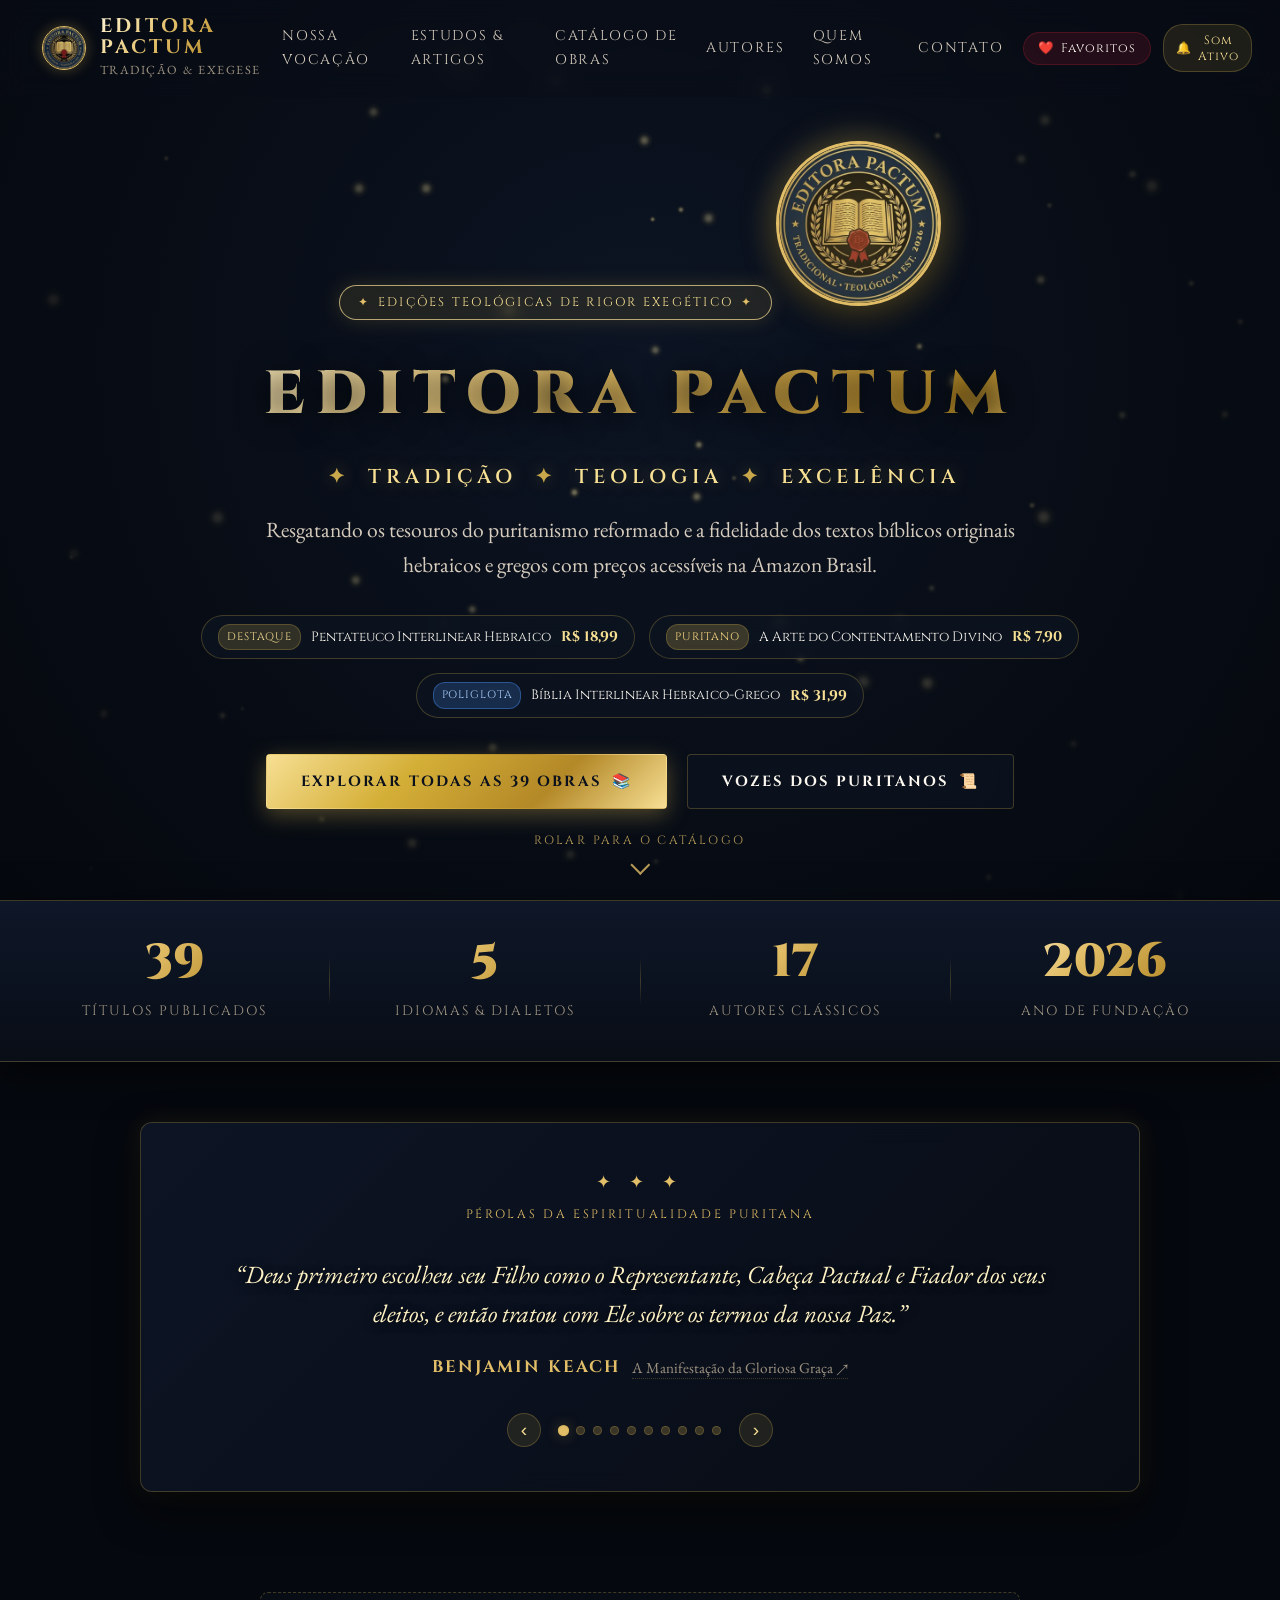
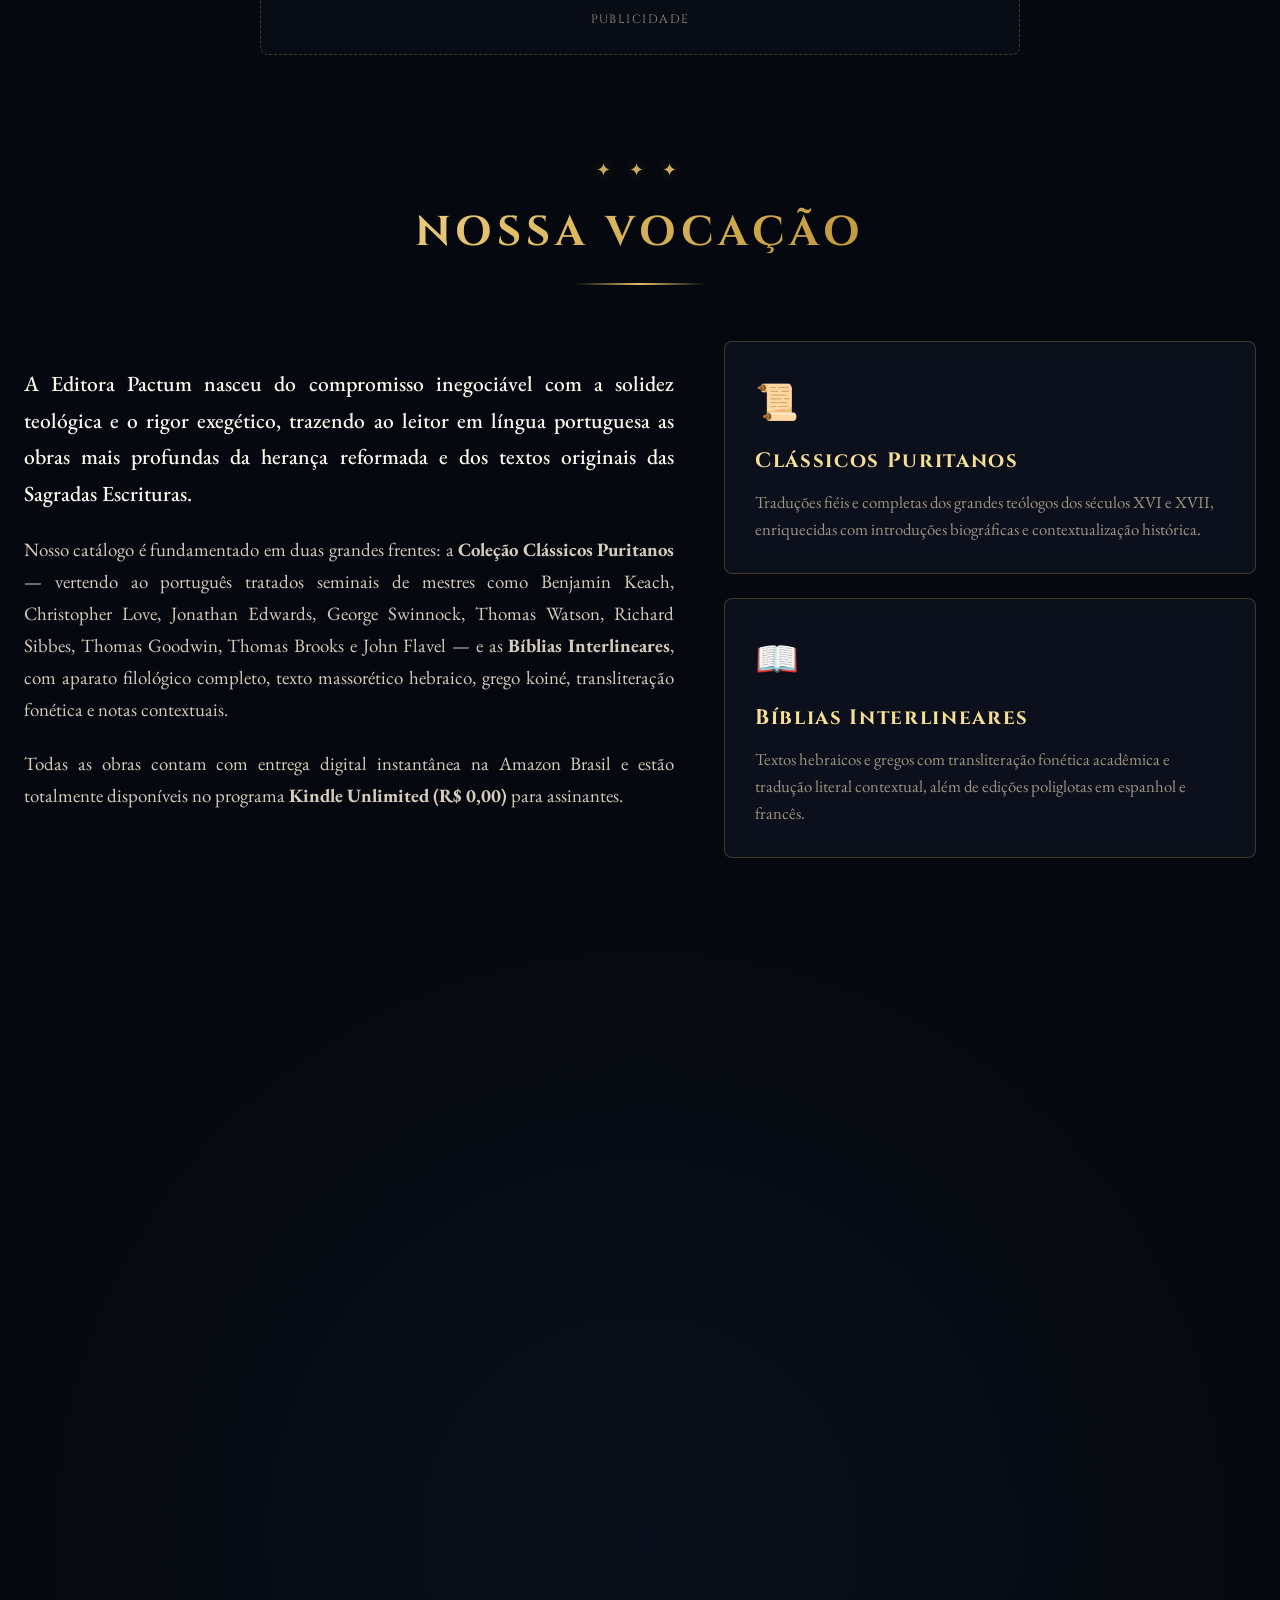
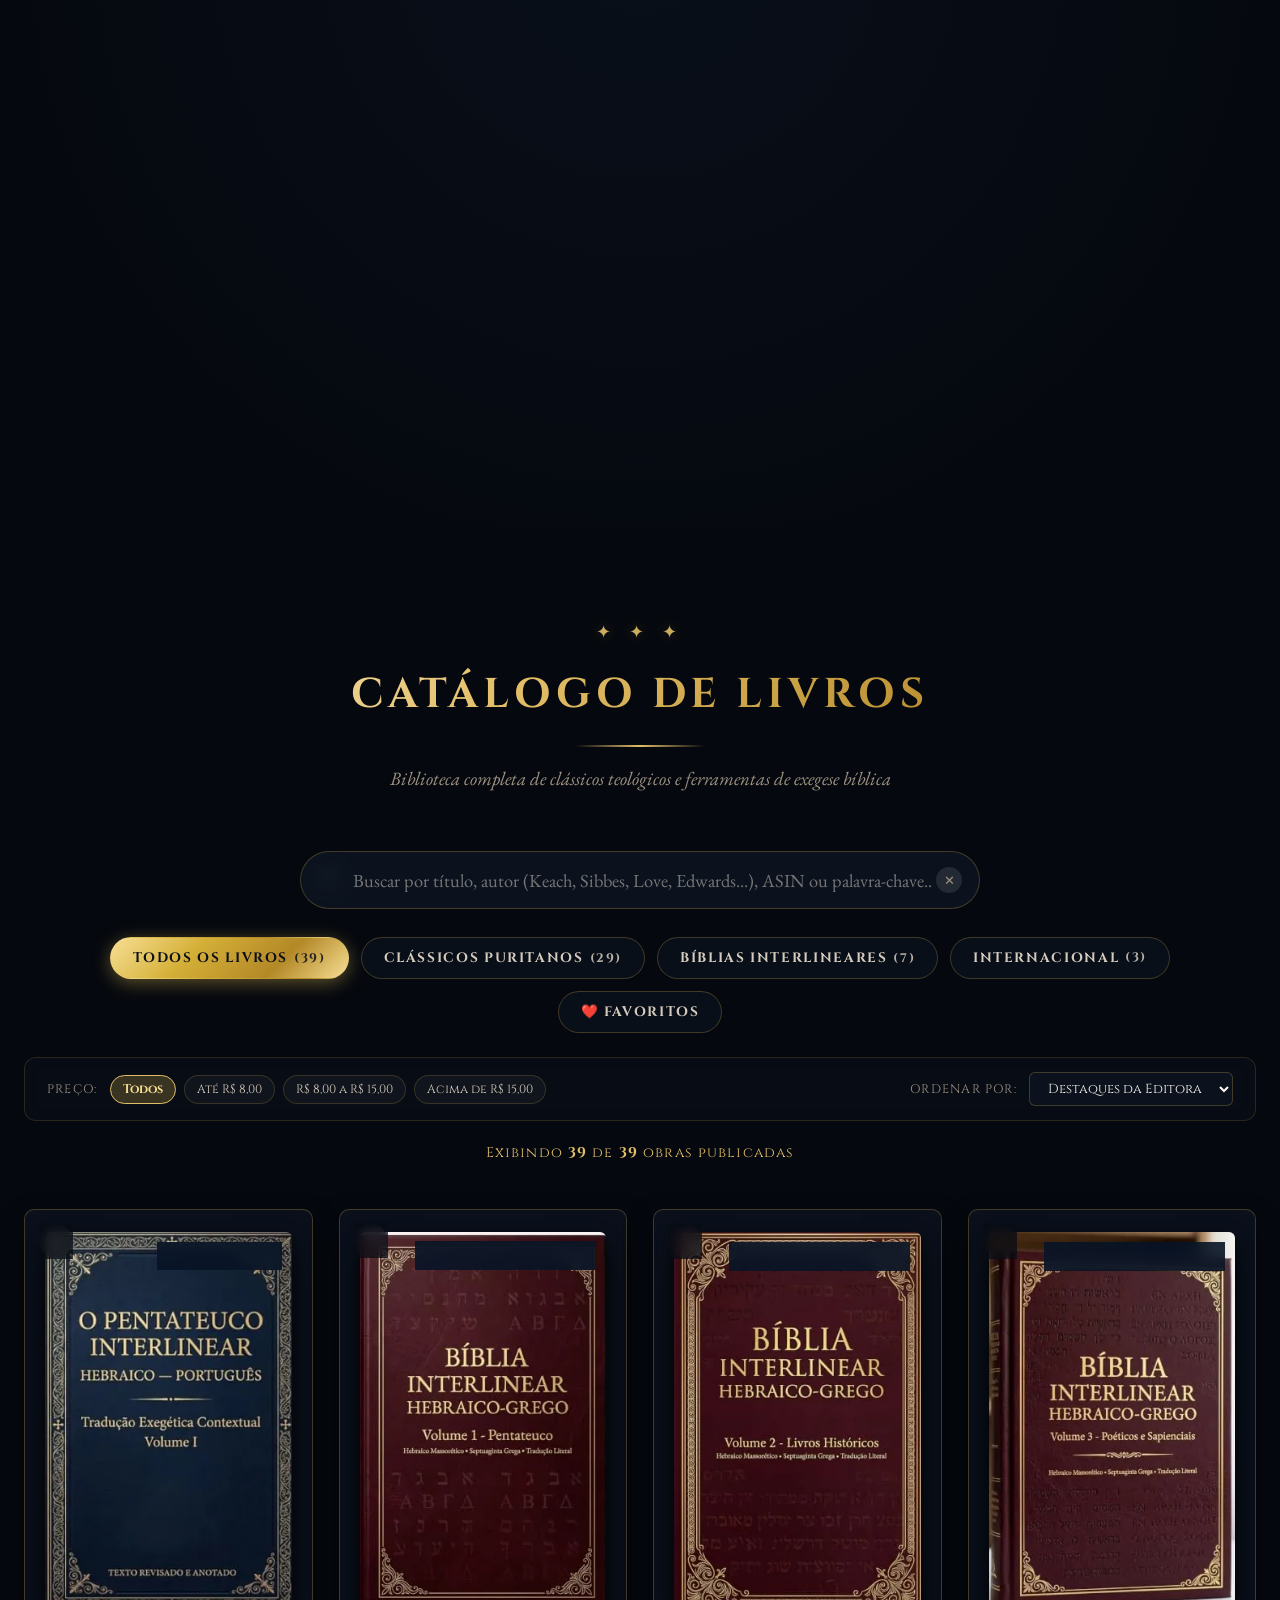
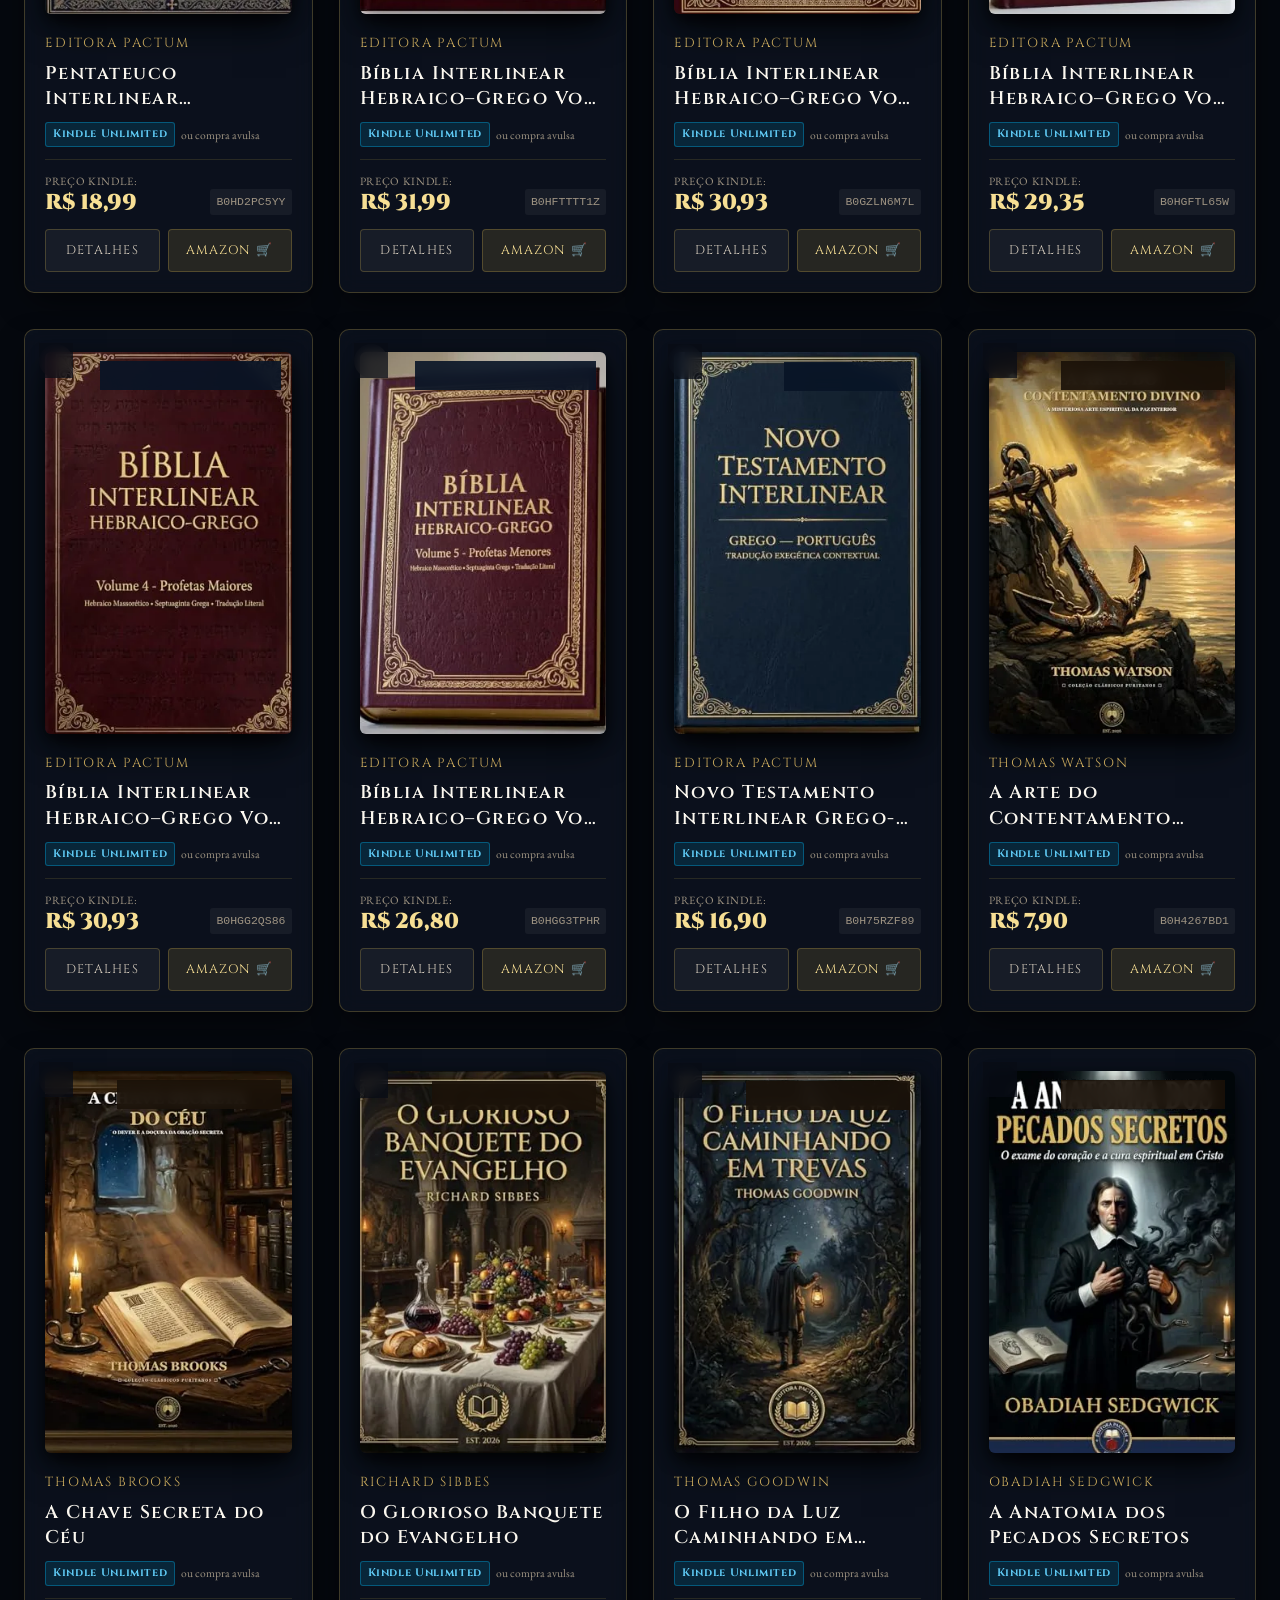
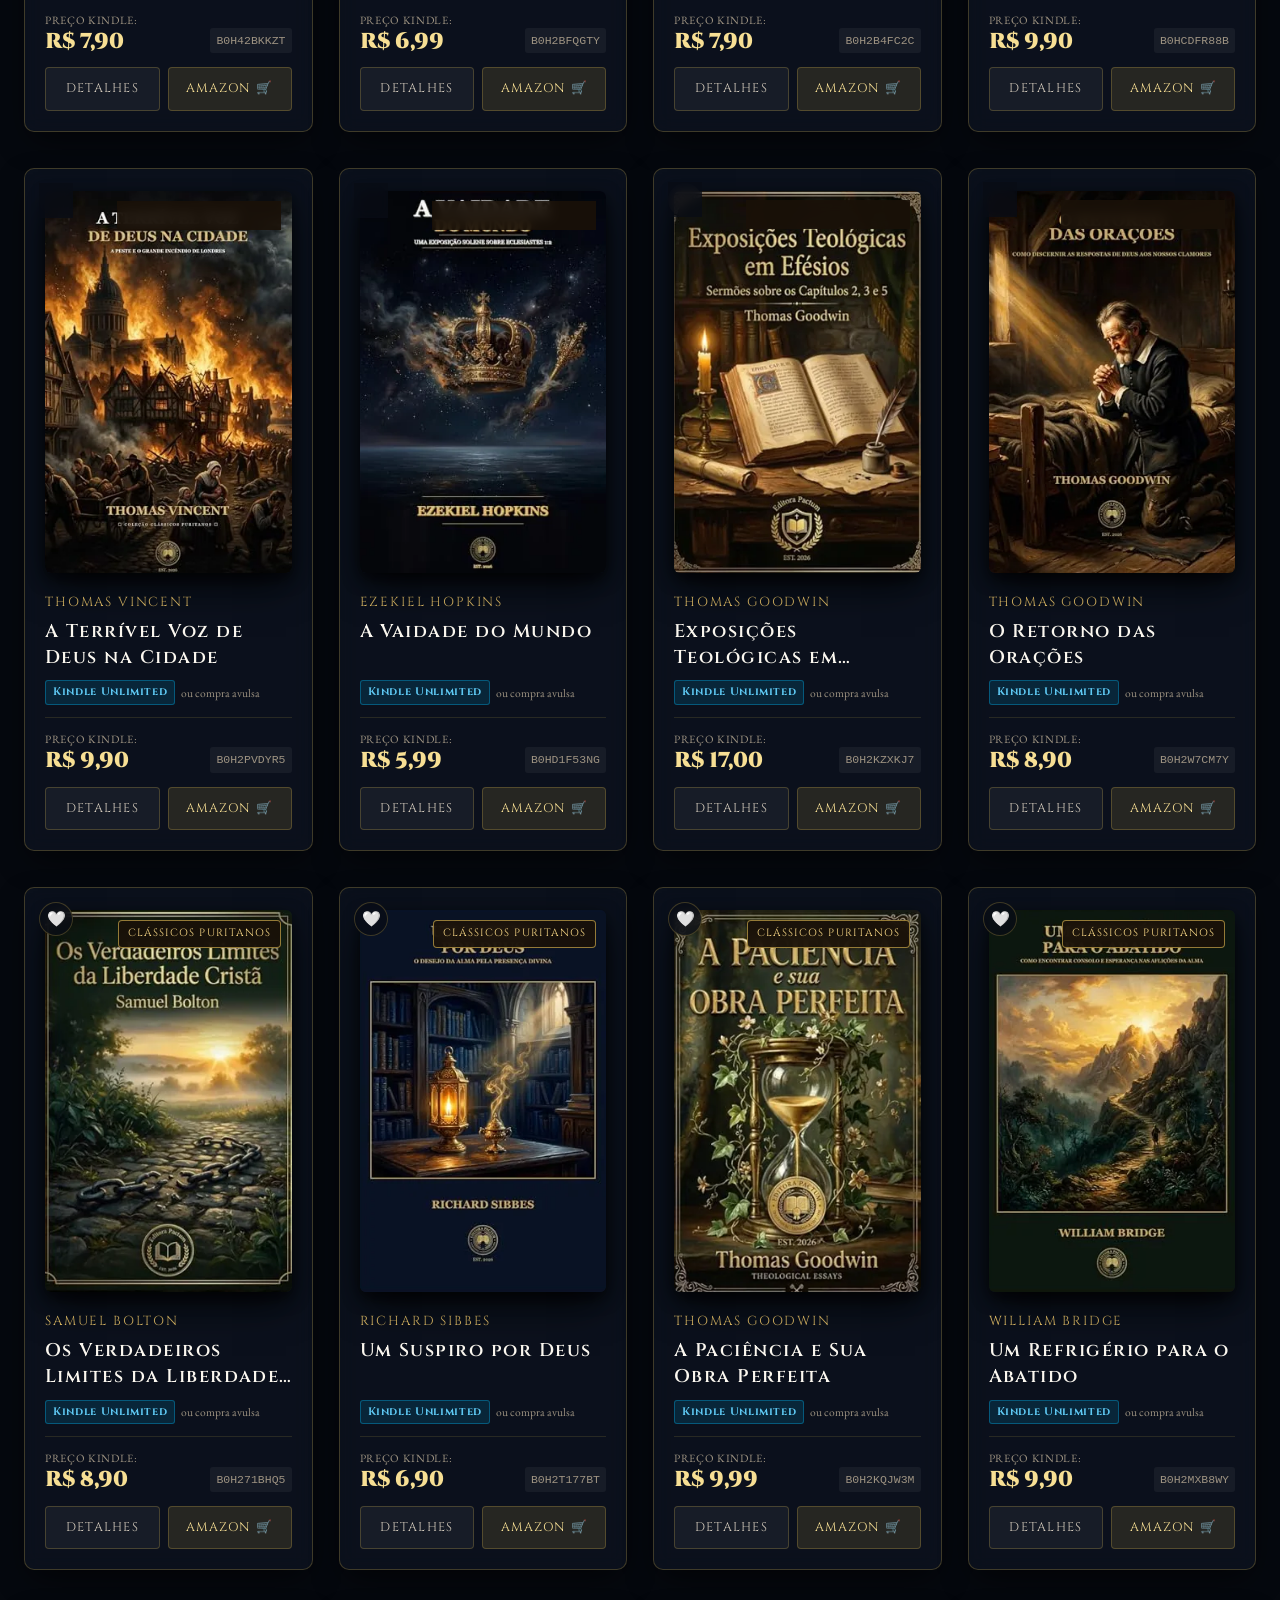
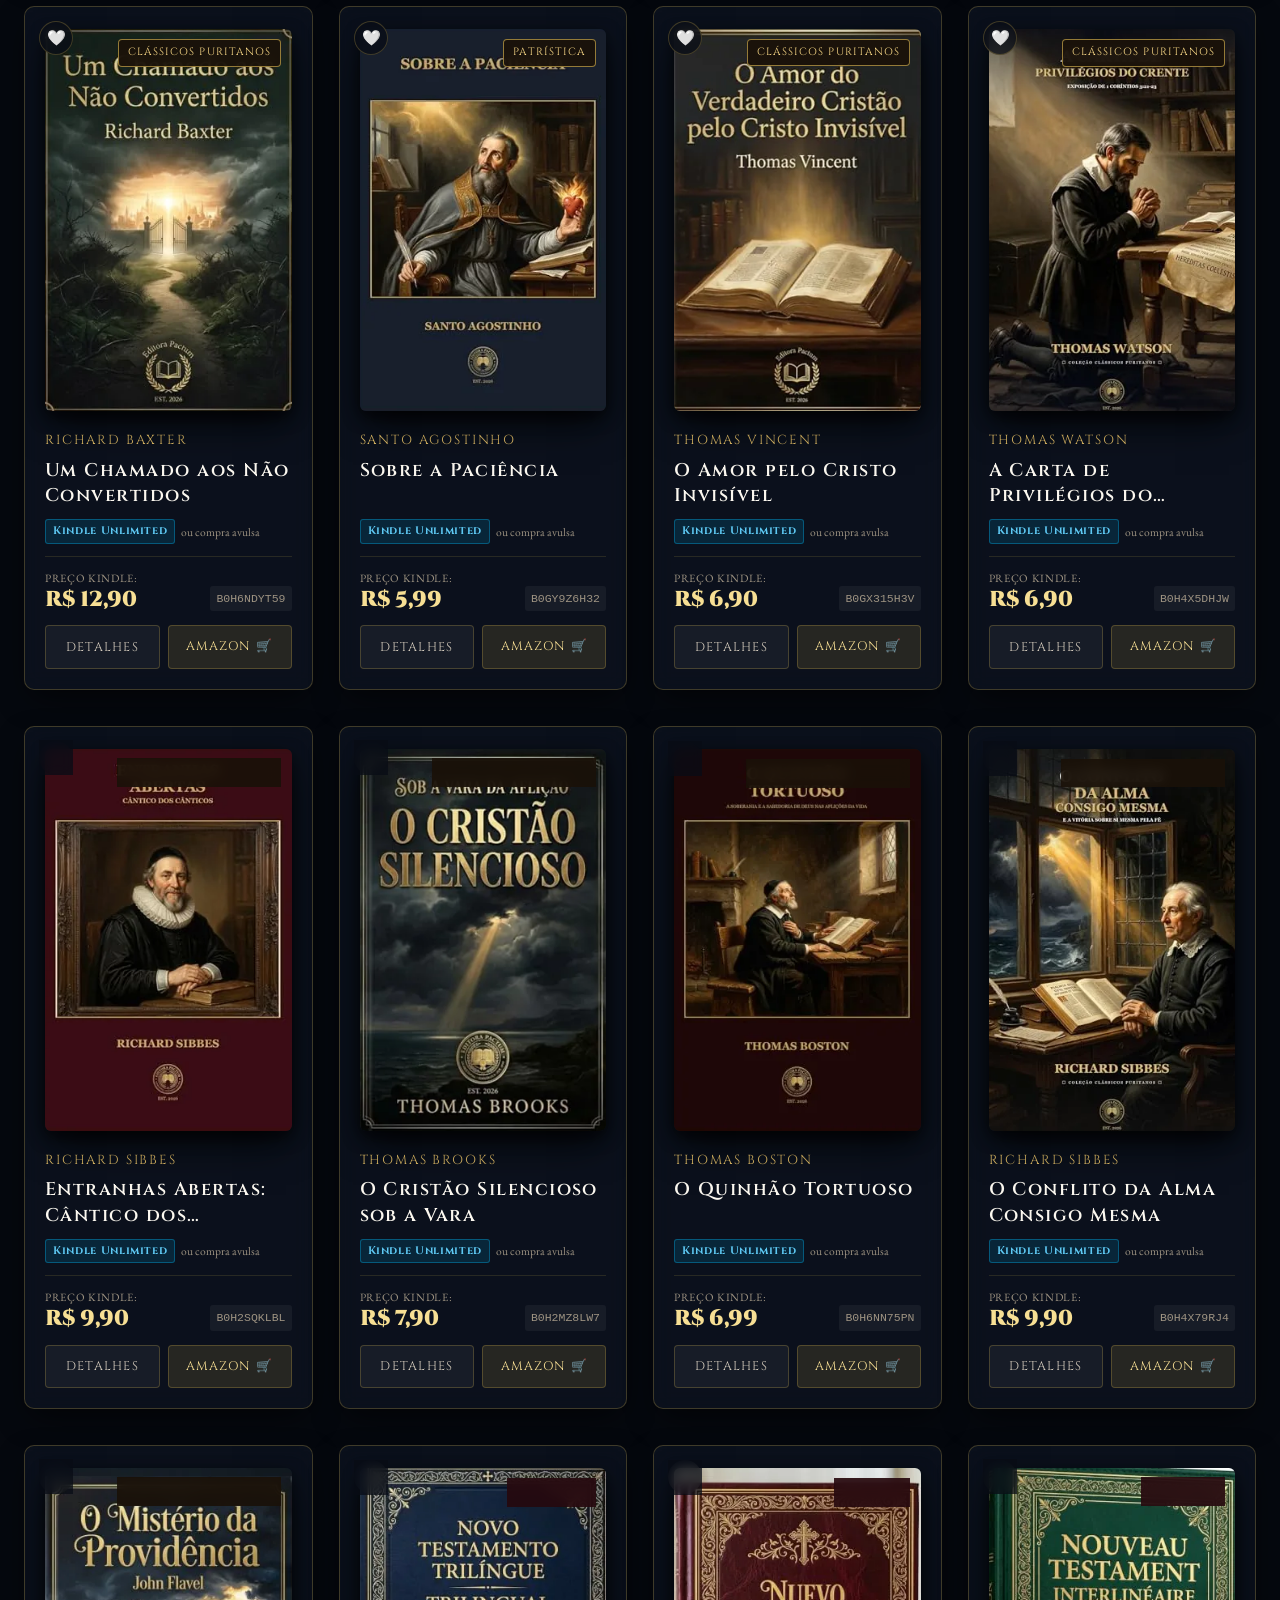
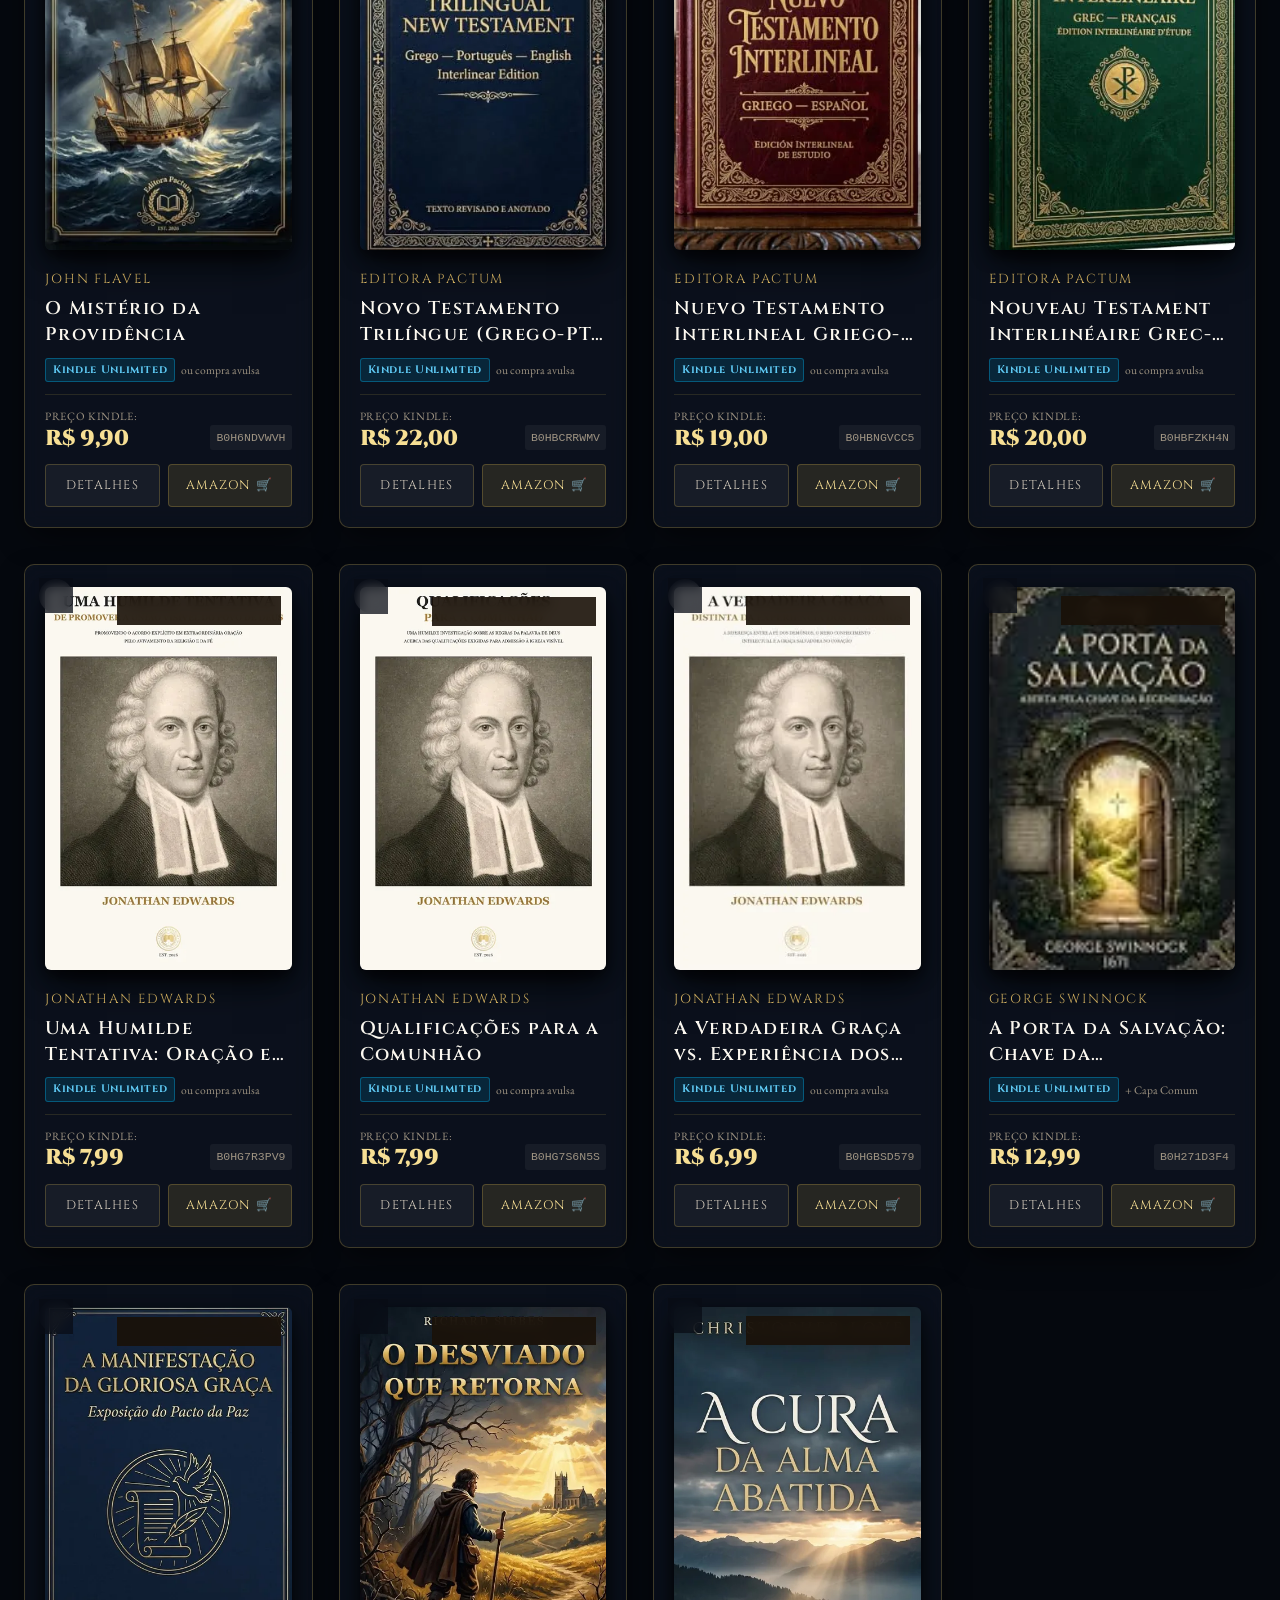
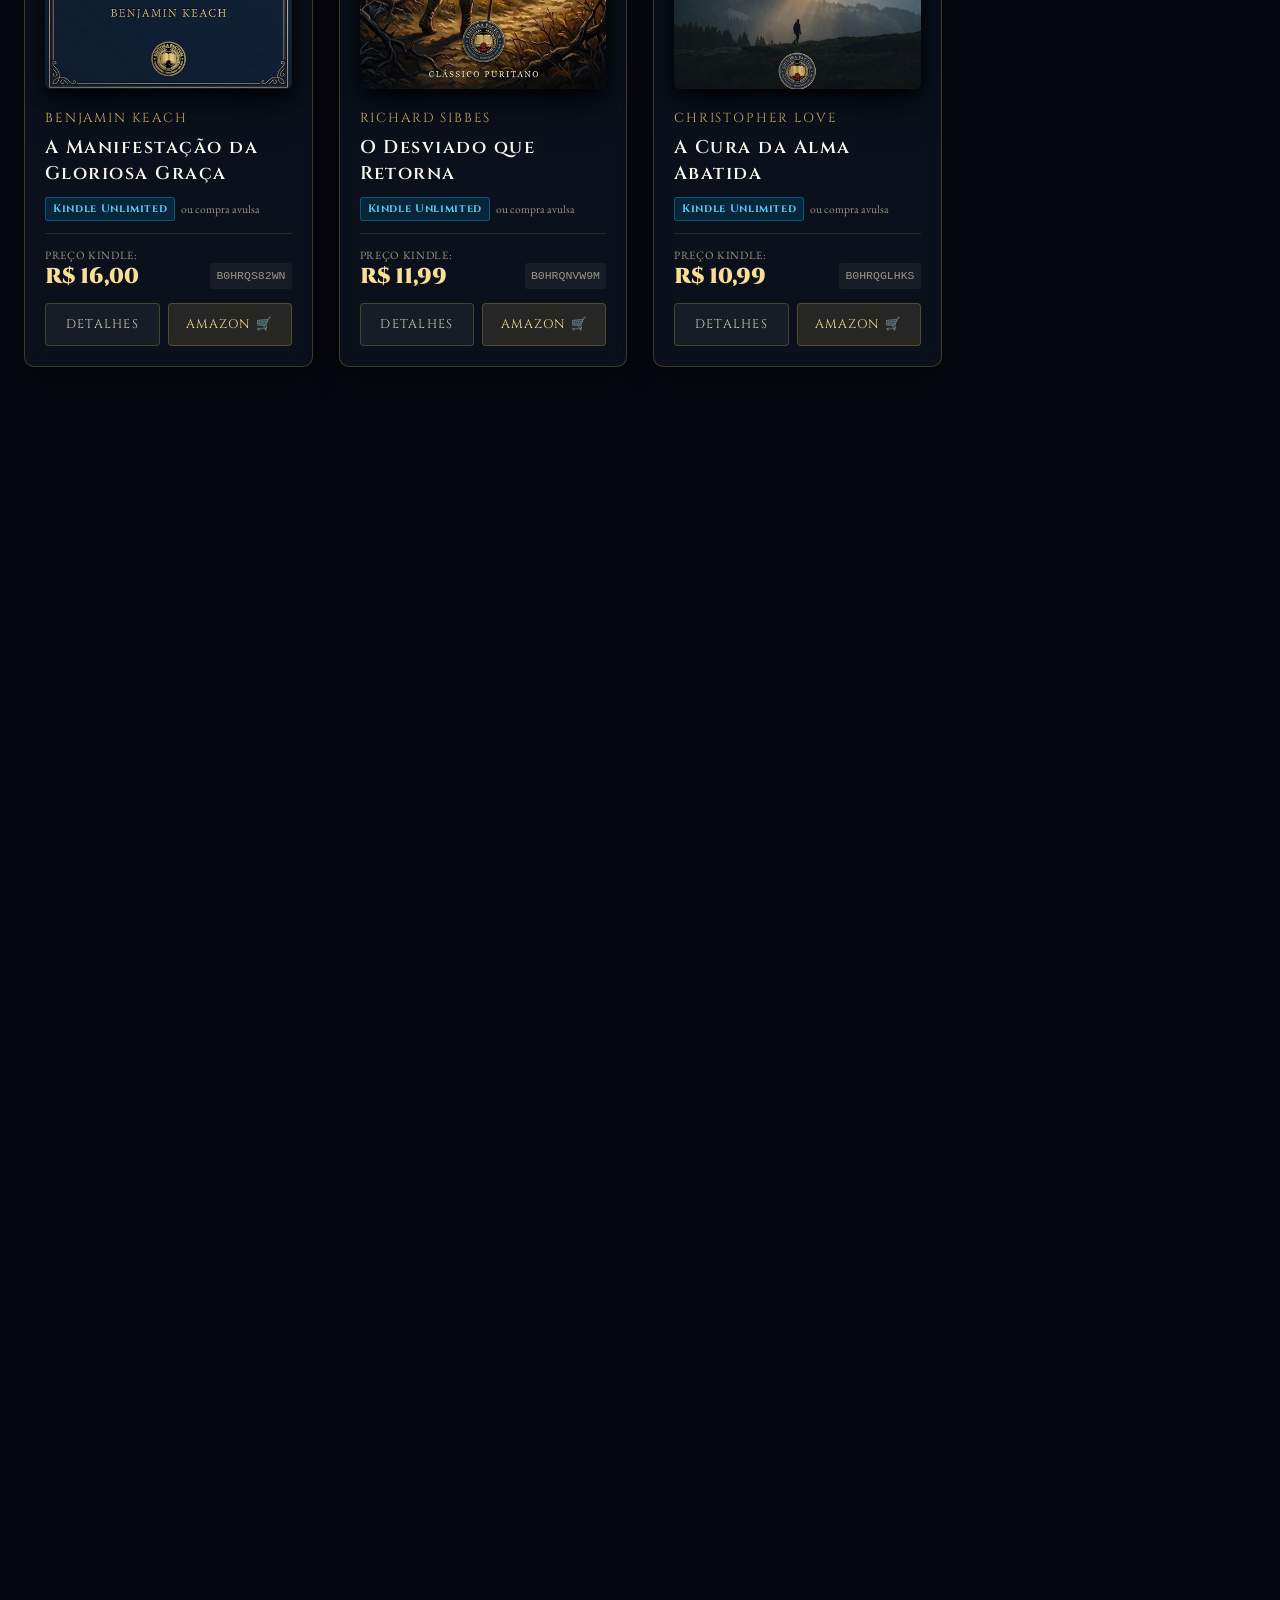
<file: index.html>
<!DOCTYPE html>
<html lang="pt-BR">
<head>
<meta name="google-adsense-account" content="ca-pub-7642306921513596">
<script async src="https://pagead2.googlesyndication.com/pagead/js/adsbygoogle.js?client=ca-pub-7642306921513596"
     crossorigin="anonymous"></script>
  <meta charset="UTF-8">
  <meta name="viewport" content="width=device-width, initial-scale=1.0">
  <title>Editora Pactum — Clássicos Puritanos e Bíblias Interlineares | Livros Kindle Amazon Brasil</title>
  <meta name="description" content="Editora Pactum: catálogo completo com 39 obras — Clássicos Puritanos (Benjamin Keach, Christopher Love, Jonathan Edwards, George Swinnock, Thomas Watson, Richard Sibbes, Thomas Goodwin, Thomas Brooks, John Flavel) e Bíblias Interlineares Hebraico-Grego-Português. eBooks Kindle com preços a partir de R$ 5,99 na Amazon Brasil. Disponível no Kindle Unlimited.">
  <meta name="theme-color" content="#080d16">

  <!-- SEO: Canonical URL -->
  <link rel="canonical" href="https://www.editorapactum.com.br/">

  <!-- SEO: Keywords (auxiliar para motores menores) -->
  <meta name="keywords" content="editora pactum, benjamin keach, a manifestacao da gloriosa graca, pacto da paz, christopher love, a cura da alma abatida, o desviado que retorna, oseias 14, salmo 42 11, teologia pactual batista, george swinnock, a porta da salvacao, jonathan edwards, uma humilde tentativa, qualificacoes para a comunhao, a verdadeira graca, livros puritanos, clássicos puritanos, bíblia interlinear, bíblia interlinear hebraico grego septuaginta, bíblia interlinear hebraico português, novo testamento interlinear grego português, thomas watson, richard sibbes, thomas goodwin, thomas brooks, john flavel, teologia reformada, livros reformados, kindle unlimited, ebooks kindle, amazon brasil, pentateuco interlinear, bíblia hebraico grego, livros teológicos, puritanismo, exegese bíblica, texto massorético, grego koiné, literatura puritana">
  
  <!-- SEO: Robots -->
  <meta name="robots" content="index, follow, max-image-preview:large, max-snippet:-1, max-video-preview:-1">
  
  <!-- SEO: Google Site Verification -->
  <meta name="google-site-verification" content="googlef657ba84b790046e">

  <!-- SEO: Idioma e região -->
  <meta name="language" content="pt-BR">
  <meta name="geo.region" content="BR">
  <link rel="alternate" hreflang="pt-BR" href="https://www.editorapactum.com.br/">
  <link rel="alternate" hreflang="x-default" href="https://www.editorapactum.com.br/">

  <!-- Open Graph / Redes Sociais & WhatsApp -->
  <meta property="og:type" content="website">
  <meta property="og:url" content="https://www.editorapactum.com.br/">
  <meta property="og:site_name" content="Editora Pactum">
  <meta property="og:locale" content="pt_BR">
  <meta property="og:title" content="Editora Pactum — Clássicos Puritanos e Bíblias Interlineares | Amazon Brasil">
  <meta property="og:description" content="39 obras teológicas de excelência: Clássicos Puritanos (Benjamin Keach, Richard Sibbes, Christopher Love, Jonathan Edwards, George Swinnock) e Bíblias Interlineares Hebraico-Grego-Português. eBooks Kindle a partir de R$ 5,99. Disponível no Kindle Unlimited.">
  <meta property="og:image" content="https://www.editorapactum.com.br/logo.png">
  <meta property="og:image:width" content="1200">
  <meta property="og:image:height" content="630">
  <meta property="og:image:alt" content="Selo oficial da Editora Pactum — Tradição, Teologia e Excelência">

  <!-- Twitter Cards -->
  <meta name="twitter:card" content="summary_large_image">
  <meta name="twitter:title" content="Editora Pactum — Clássicos Puritanos & Bíblias Interlineares">
  <meta name="twitter:description" content="39 obras teológicas de excelência para o leitor cristão. Clássicos Puritanos e Bíblias Interlineares na Amazon Kindle. A partir de R$ 5,99.">
  <meta name="twitter:image" content="https://www.editorapactum.com.br/logo.png">
  <meta name="twitter:image:alt" content="Logo da Editora Pactum">

  <!-- Schema.org JSON-LD: Organization -->
  <script type="application/ld+json">
  {
    "@context": "https://schema.org",
    "@type": "Organization",
    "name": "Editora Pactum",
    "alternateName": "Pactum",
    "url": "https://www.editorapactum.com.br",
    "logo": "https://www.editorapactum.com.br/logo.png",
    "description": "Editora especializada em Clássicos Puritanos e Bíblias Interlineares Hebraico-Grego-Português. 39 títulos disponíveis na Amazon Brasil e Kindle Unlimited.",
    "foundingDate": "2026",
    "sameAs": [
      "https://www.amazon.com.br/s?i=digital-text&rh=p_27%3AEditora+Pactum"
    ],
    "contactPoint": {
      "@type": "ContactPoint",
      "contactType": "customer service",
      "availableLanguage": ["Portuguese", "English", "Spanish", "French"]
    },
    "knowsAbout": ["Teologia Reformada", "Teologia Pactual", "Puritanismo", "Exegese Bíblica", "Hebraico Bíblico", "Grego Koiné"],
    "numberOfEmployees": {
      "@type": "QuantitativeValue",
      "value": 1
    }
  }
  </script>

  <!-- Schema.org JSON-LD: WebSite com SearchAction (Sitelinks Search Box) -->
  <script type="application/ld+json">
  {
    "@context": "https://schema.org",
    "@type": "WebSite",
    "name": "Editora Pactum",
    "url": "https://www.editorapactum.com.br",
    "description": "Catálogo oficial de livros da Editora Pactum — Clássicos Puritanos e Bíblias Interlineares",
    "inLanguage": "pt-BR",
    "potentialAction": {
      "@type": "SearchAction",
      "target": {
        "@type": "EntryPoint",
        "urlTemplate": "https://www.editorapactum.com.br/?q={search_term_string}"
      },
      "query-input": "required name=search_term_string"
    }
  }
  </script>

  <!-- Schema.org JSON-LD: BreadcrumbList -->
  <script type="application/ld+json">
  {
    "@context": "https://schema.org",
    "@type": "BreadcrumbList",
    "itemListElement": [
      {
        "@type": "ListItem",
        "position": 1,
        "name": "Início",
        "item": "https://www.editorapactum.com.br/"
      },
      {
        "@type": "ListItem",
        "position": 2,
        "name": "Catálogo de Obras",
        "item": "https://www.editorapactum.com.br/#catalogo"
      },
      {
        "@type": "ListItem",
        "position": 3,
        "name": "Autores",
        "item": "https://www.editorapactum.com.br/#autores"
      }
    ]
  }
  </script>

  <!-- Schema.org JSON-LD: ItemList + Products (39 Livros para Rich Results) -->
  <script type="application/ld+json">
  {
    "@context": "https://schema.org",
    "@type": "ItemList",
    "name": "Catálogo Editora Pactum — 39 Obras Teológicas",
    "description": "Catálogo completo de Clássicos Puritanos e Bíblias Interlineares da Editora Pactum disponíveis na Amazon Brasil",
    "numberOfItems": 39,
    "itemListOrder": "https://schema.org/ItemListUnordered",
    "itemListElement": [
      {
        "@type": "ListItem",
        "position": 1,
        "item": {
          "@type": "Book",
          "@id": "https://www.editorapactum.com.br/#pentateuco-interlinear",
          "name": "O Pentateuco Interlinear Hebraico-Português: Tradução Exegética Contextual",
          "author": {"@type": "Organization", "name": "Editora Pactum"},
          "publisher": {"@type": "Organization", "name": "Editora Pactum"},
          "bookFormat": "https://schema.org/EBook",
          "inLanguage": ["he", "pt-BR"],
          "image": "https://www.editorapactum.com.br/capas/pentateuco_interlinear.jpg",
          "description": "Texto hebraico massorético original, com transliteração acadêmica e simplificada lado a lado, e tradução exegética contextual minuciosa.",
          "isbn": "B0HD2PC5YY",
          "offers": {
            "@type": "Offer",
            "url": "https://www.amazon.com.br/dp/B0HD2PC5YY?tag=editorapactum-20",
            "priceCurrency": "BRL",
            "price": "18.99",
            "availability": "https://schema.org/InStock",
            "seller": {"@type": "Organization", "name": "Amazon Brasil"}
          }
        }
      },
      {
        "@type": "ListItem",
        "position": 2,
        "item": {
          "@type": "Book",
          "@id": "https://www.editorapactum.com.br/#biblia-interlinear-hg-vol1",
          "name": "Bíblia Interlinear Hebraico–Grego — Volume 1: Pentateuco: Hebraico Massorético, Septuaginta Grega, Transliteração Fonética e Tradução Literal (Gênesis a Deuteronômio)",
          "author": {"@type": "Organization", "name": "Editora Pactum"},
          "publisher": {"@type": "Organization", "name": "Editora Pactum"},
          "bookFormat": "https://schema.org/EBook",
          "inLanguage": ["he", "el", "pt-BR"],
          "image": "https://www.editorapactum.com.br/capas/biblia_interlinear_hg_vol1.jpg",
          "description": "Edição monumental reunindo o Hebraico Massorético, a Septuaginta Grega (LXX), transliteração fonética completa e tradução literal alinhada palavra por palavra.",
          "isbn": "B0HFTTTT1Z",
          "offers": {
            "@type": "Offer",
            "url": "https://www.amazon.com.br/dp/B0HFTTTT1Z?tag=editorapactum-20",
            "priceCurrency": "BRL",
            "price": "31.99",
            "availability": "https://schema.org/InStock",
            "seller": {"@type": "Organization", "name": "Amazon Brasil"}
          }
        }
      },
      {
        "@type": "ListItem",
        "position": 3,
        "item": {
          "@type": "Book",
          "@id": "https://www.editorapactum.com.br/#biblia-interlinear-hg-vol2",
          "name": "Bíblia Interlinear Hebraico–Grego (Septuaginta) — Volume 2: Livros Históricos: Texto Massorético (BHS), Septuaginta (LXX), Transliteração, Glosas Morfológicas, Tradução Literal e Almeida RA",
          "author": {"@type": "Organization", "name": "Editora Pactum"},
          "publisher": {"@type": "Organization", "name": "Editora Pactum"},
          "bookFormat": "https://schema.org/EBook",
          "inLanguage": ["he", "el", "pt-BR"],
          "image": "https://www.editorapactum.com.br/capas/biblia_interlinear_hg_vol2.jpg",
          "description": "Texto Massorético (BHS), Septuaginta Grega (LXX), transliteração fonética completa, glosas morfológicas analíticas, tradução literal e Almeida RA de Josué a Ester.",
          "isbn": "B0GZLN6M7L",
          "offers": {
            "@type": "Offer",
            "url": "https://www.amazon.com.br/dp/B0GZLN6M7L?tag=editorapactum-20",
            "priceCurrency": "BRL",
            "price": "30.93",
            "availability": "https://schema.org/InStock",
            "seller": {"@type": "Organization", "name": "Amazon Brasil"}
          }
        }
      },
      {
        "@type": "ListItem",
        "position": 4,
        "item": {
          "@type": "Book",
          "@id": "https://www.editorapactum.com.br/#biblia-interlinear-hg-vol3",
          "name": "Bíblia Interlinear Hebraico–Grego (Septuaginta) — Volume 3: Poéticos e Sapienciais: Texto Massorético (BHS), Septuaginta (LXX), Transliteração, Glosas Morfológicas, Tradução Literal e Almeida RA",
          "author": {"@type": "Organization", "name": "Editora Pactum"},
          "publisher": {"@type": "Organization", "name": "Editora Pactum"},
          "bookFormat": "https://schema.org/EBook",
          "inLanguage": ["he", "el", "pt-BR"],
          "image": "https://www.editorapactum.com.br/capas/biblia_interlinear_hg_vol3.jpg",
          "description": "Os Livros Poéticos e Sapienciais com Texto Massorético (BHS), Septuaginta (LXX), transliteração precisa, glosas morfológicas, tradução literal e Almeida RA.",
          "isbn": "B0HGFTL65W",
          "offers": {
            "@type": "Offer",
            "url": "https://www.amazon.com.br/dp/B0HGFTL65W?tag=editorapactum-20",
            "priceCurrency": "BRL",
            "price": "29.35",
            "availability": "https://schema.org/InStock",
            "seller": {"@type": "Organization", "name": "Amazon Brasil"}
          }
        }
      },
      {
        "@type": "ListItem",
        "position": 5,
        "item": {
          "@type": "Book",
          "@id": "https://www.editorapactum.com.br/#biblia-interlinear-hg-vol4",
          "name": "Bíblia Interlinear Hebraico–Grego (Septuaginta) — Volume 4: Profetas Maiores: Texto Massorético (BHS), Septuaginta (LXX), Transliteração, Glosas Morfológicas, Tradução Literal e Almeida RA",
          "author": {"@type": "Organization", "name": "Editora Pactum"},
          "publisher": {"@type": "Organization", "name": "Editora Pactum"},
          "bookFormat": "https://schema.org/EBook",
          "inLanguage": ["he", "el", "pt-BR"],
          "image": "https://www.editorapactum.com.br/capas/biblia_interlinear_hg_vol4.jpg",
          "description": "Os Profetas Maiores (Isaías a Daniel) com Texto Massorético (BHS), Septuaginta Grega (LXX), transliteração fonética, glosas morfológicas, tradução literal e Almeida RA.",
          "isbn": "B0HGG2QS86",
          "offers": {
            "@type": "Offer",
            "url": "https://www.amazon.com.br/dp/B0HGG2QS86?tag=editorapactum-20",
            "priceCurrency": "BRL",
            "price": "30.93",
            "availability": "https://schema.org/InStock",
            "seller": {"@type": "Organization", "name": "Amazon Brasil"}
          }
        }
      },
      {
        "@type": "ListItem",
        "position": 6,
        "item": {
          "@type": "Book",
          "@id": "https://www.editorapactum.com.br/#biblia-interlinear-hg-vol5",
          "name": "Bíblia Interlinear Hebraico–Grego (Septuaginta) — Volume 5: Profetas Menores: Texto Massorético (BHS), Septuaginta (LXX), Transliteração, Glosas Morfológicas, Tradução Literal e Almeida RA",
          "author": {"@type": "Organization", "name": "Editora Pactum"},
          "publisher": {"@type": "Organization", "name": "Editora Pactum"},
          "bookFormat": "https://schema.org/EBook",
          "inLanguage": ["he", "el", "pt-BR"],
          "image": "https://www.editorapactum.com.br/capas/biblia_interlinear_hg_vol5.jpg",
          "description": "Os doze Profetas Menores (Oseias a Malaquias) com Texto Massorético (BHS), Septuaginta (LXX), transliteração fonética, glosas morfológicas, tradução literal e Almeida RA.",
          "isbn": "B0HGG3TPHR",
          "offers": {
            "@type": "Offer",
            "url": "https://www.amazon.com.br/dp/B0HGG3TPHR?tag=editorapactum-20",
            "priceCurrency": "BRL",
            "price": "26.80",
            "availability": "https://schema.org/InStock",
            "seller": {"@type": "Organization", "name": "Amazon Brasil"}
          }
        }
      },
      {
        "@type": "ListItem",
        "position": 7,
        "item": {
          "@type": "Book",
          "@id": "https://www.editorapactum.com.br/#nt-interlinear-grego-pt",
          "name": "Novo Testamento Interlinear Grego-Português: Tradução Exegética Contextual",
          "author": {"@type": "Organization", "name": "Editora Pactum"},
          "publisher": {"@type": "Organization", "name": "Editora Pactum"},
          "bookFormat": "https://schema.org/EBook",
          "inLanguage": ["el", "pt-BR"],
          "image": "https://www.editorapactum.com.br/capas/nt_interlinear_grego_pt.jpg",
          "description": "Tradução exegética contextual a partir do Grego Koiné com análise morfológica, transliteração fonética e tradução interlinear.",
          "isbn": "B0H75RZF89",
          "offers": {
            "@type": "Offer",
            "url": "https://www.amazon.com.br/dp/B0H75RZF89?tag=editorapactum-20",
            "priceCurrency": "BRL",
            "price": "16.90",
            "availability": "https://schema.org/InStock",
            "seller": {"@type": "Organization", "name": "Amazon Brasil"}
          }
        }
      },
      {
        "@type": "ListItem",
        "position": 8,
        "item": {
          "@type": "Book",
          "@id": "https://www.editorapactum.com.br/#arte-contentamento-divino",
          "name": "A Arte do Contentamento Divino",
          "author": {"@type": "Person", "name": "Thomas Watson"},
          "publisher": {"@type": "Organization", "name": "Editora Pactum"},
          "bookFormat": "https://schema.org/EBook",
          "inLanguage": "pt-BR",
          "image": "https://www.editorapactum.com.br/capas/arte_contentamento_divino.jpg",
          "description": "Thomas Watson expõe Filipenses 4:11 ensinando a arte de estar satisfeito em Deus em qualquer circunstância.",
          "isbn": "B0H4267BD1",
          "genre": "Clássicos Puritanos",
          "offers": {
            "@type": "Offer",
            "url": "https://www.amazon.com.br/dp/B0H4267BD1?tag=editorapactum-20",
            "priceCurrency": "BRL",
            "price": "7.90",
            "availability": "https://schema.org/InStock",
            "seller": {"@type": "Organization", "name": "Amazon Brasil"}
          }
        }
      },
      {
        "@type": "ListItem",
        "position": 9,
        "item": {
          "@type": "Book",
          "@id": "https://www.editorapactum.com.br/#chave-secreta-ceu",
          "name": "A Chave Secreta do Céu: O Dever e a Doçura da Oração Secreta",
          "author": {"@type": "Person", "name": "Thomas Brooks"},
          "publisher": {"@type": "Organization", "name": "Editora Pactum"},
          "bookFormat": "https://schema.org/EBook",
          "inLanguage": "pt-BR",
          "image": "https://www.editorapactum.com.br/capas/chave_secreta_ceu.jpg",
          "description": "Thomas Brooks descortina os tesouros e as delícias da comunhão secreta com o Pai.",
          "isbn": "B0H42BKKZT",
          "genre": "Clássicos Puritanos",
          "offers": {
            "@type": "Offer",
            "url": "https://www.amazon.com.br/dp/B0H42BKKZT?tag=editorapactum-20",
            "priceCurrency": "BRL",
            "price": "7.90",
            "availability": "https://schema.org/InStock",
            "seller": {"@type": "Organization", "name": "Amazon Brasil"}
          }
        }
      },
      {
        "@type": "ListItem",
        "position": 10,
        "item": {
          "@type": "Book",
          "@id": "https://www.editorapactum.com.br/#glorioso-banquete-evangelho",
          "name": "O Glorioso Banquete do Evangelho",
          "author": {"@type": "Person", "name": "Richard Sibbes"},
          "publisher": {"@type": "Organization", "name": "Editora Pactum"},
          "bookFormat": "https://schema.org/EBook",
          "inLanguage": "pt-BR",
          "image": "https://www.editorapactum.com.br/capas/glorioso_banquete_evangelho.jpg",
          "description": "Richard Sibbes expõe a abundância da graça de Deus e a vitória sobre a morte.",
          "isbn": "B0H2BFQGTY",
          "genre": "Clássicos Puritanos",
          "offers": {
            "@type": "Offer",
            "url": "https://www.amazon.com.br/dp/B0H2BFQGTY?tag=editorapactum-20",
            "priceCurrency": "BRL",
            "price": "6.99",
            "availability": "https://schema.org/InStock",
            "seller": {"@type": "Organization", "name": "Amazon Brasil"}
          }
        }
      },
      {
        "@type": "ListItem",
        "position": 11,
        "item": {
          "@type": "Book",
          "@id": "https://www.editorapactum.com.br/#filho-luz-caminhando-trevas",
          "name": "O Filho da Luz Caminhando em Trevas",
          "author": {"@type": "Person", "name": "Thomas Goodwin"},
          "publisher": {"@type": "Organization", "name": "Editora Pactum"},
          "bookFormat": "https://schema.org/EBook",
          "inLanguage": "pt-BR",
          "image": "https://www.editorapactum.com.br/capas/filho_luz_caminhando_trevas.jpg",
          "description": "Consolo e paz no abandono espiritual. Uma obra-prima de teologia pastoral.",
          "isbn": "B0H2B4FC2C",
          "genre": "Clássicos Puritanos",
          "offers": {
            "@type": "Offer",
            "url": "https://www.amazon.com.br/dp/B0H2B4FC2C?tag=editorapactum-20",
            "priceCurrency": "BRL",
            "price": "7.90",
            "availability": "https://schema.org/InStock",
            "seller": {"@type": "Organization", "name": "Amazon Brasil"}
          }
        }
      },
      {
        "@type": "ListItem",
        "position": 12,
        "item": {
          "@type": "Book",
          "@id": "https://www.editorapactum.com.br/#anatomia-pecados-secretos",
          "name": "A Anatomia dos Pecados Secretos",
          "author": {"@type": "Person", "name": "Obadiah Sedgwick"},
          "publisher": {"@type": "Organization", "name": "Editora Pactum"},
          "bookFormat": "https://schema.org/EBook",
          "inLanguage": "pt-BR",
          "image": "https://www.editorapactum.com.br/capas/anatomia_pecados_secretos.jpg",
          "description": "A descoberta das corrupções ocultas da alma e a busca pela integridade diante de Deus.",
          "isbn": "B0HCDFR88B",
          "genre": "Clássicos Puritanos",
          "offers": {
            "@type": "Offer",
            "url": "https://www.amazon.com.br/dp/B0HCDFR88B?tag=editorapactum-20",
            "priceCurrency": "BRL",
            "price": "9.90",
            "availability": "https://schema.org/InStock",
            "seller": {"@type": "Organization", "name": "Amazon Brasil"}
          }
        }
      },
      {
        "@type": "ListItem",
        "position": 13,
        "item": {
          "@type": "Book",
          "@id": "https://www.editorapactum.com.br/#terrivel-voz-deus-cidade",
          "name": "A Terrível Voz de Deus na Cidade",
          "author": {"@type": "Person", "name": "Thomas Vincent"},
          "publisher": {"@type": "Organization", "name": "Editora Pactum"},
          "bookFormat": "https://schema.org/EBook",
          "inLanguage": "pt-BR",
          "image": "https://www.editorapactum.com.br/capas/terrivel_voz_deus_cidade.jpg",
          "description": "A mensagem da Providência divina nas desolações históricas de Londres — Peste de 1665 e Incêndio de 1666.",
          "isbn": "B0H2PVDYR5",
          "genre": "Clássicos Puritanos",
          "offers": {
            "@type": "Offer",
            "url": "https://www.amazon.com.br/dp/B0H2PVDYR5?tag=editorapactum-20",
            "priceCurrency": "BRL",
            "price": "9.90",
            "availability": "https://schema.org/InStock",
            "seller": {"@type": "Organization", "name": "Amazon Brasil"}
          }
        }
      },
      {
        "@type": "ListItem",
        "position": 14,
        "item": {
          "@type": "Book",
          "@id": "https://www.editorapactum.com.br/#vaidade-mundo",
          "name": "A Vaidade do Mundo: Uma Exposição Solene sobre Eclesiastes 1:2",
          "author": {"@type": "Person", "name": "Ezekiel Hopkins"},
          "publisher": {"@type": "Organization", "name": "Editora Pactum"},
          "bookFormat": "https://schema.org/EBook",
          "inLanguage": "pt-BR",
          "image": "https://www.editorapactum.com.br/capas/vaidade_mundo.jpg",
          "description": "Exposição penetrante sobre a transitoriedade dos prazeres terrenas em contraste com a glória eterna.",
          "isbn": "B0HD1F53NG",
          "genre": "Clássicos Puritanos",
          "offers": {
            "@type": "Offer",
            "url": "https://www.amazon.com.br/dp/B0HD1F53NG?tag=editorapactum-20",
            "priceCurrency": "BRL",
            "price": "5.99",
            "availability": "https://schema.org/InStock",
            "seller": {"@type": "Organization", "name": "Amazon Brasil"}
          }
        }
      },
      {
        "@type": "ListItem",
        "position": 15,
        "item": {
          "@type": "Book",
          "@id": "https://www.editorapactum.com.br/#exposicoes-efesios",
          "name": "Exposições Teológicas em Efésios",
          "author": {"@type": "Person", "name": "Thomas Goodwin"},
          "publisher": {"@type": "Organization", "name": "Editora Pactum"},
          "bookFormat": "https://schema.org/EBook",
          "inLanguage": "pt-BR",
          "image": "https://www.editorapactum.com.br/capas/exposicoes_efesios.jpg",
          "description": "Exposições sobre a salvação pela graça soberana e as insondáveis riquezas do amor de Cristo.",
          "isbn": "B0H2KZXKJ7",
          "genre": "Clássicos Puritanos",
          "offers": {
            "@type": "Offer",
            "url": "https://www.amazon.com.br/dp/B0H2KZXKJ7?tag=editorapactum-20",
            "priceCurrency": "BRL",
            "price": "17.00",
            "availability": "https://schema.org/InStock",
            "seller": {"@type": "Organization", "name": "Amazon Brasil"}
          }
        }
      },
      {
        "@type": "ListItem",
        "position": 16,
        "item": {
          "@type": "Book",
          "@id": "https://www.editorapactum.com.br/#retorno-oracoes",
          "name": "O Retorno das Orações",
          "author": {"@type": "Person", "name": "Thomas Goodwin"},
          "publisher": {"@type": "Organization", "name": "Editora Pactum"},
          "bookFormat": "https://schema.org/EBook",
          "inLanguage": "pt-BR",
          "image": "https://www.editorapactum.com.br/capas/retorno_oracoes.jpg",
          "description": "Como discernir e reconhecer as respostas de Deus aos nossos clamores e orações.",
          "isbn": "B0H2W7CM7Y",
          "genre": "Clássicos Puritanos",
          "offers": {
            "@type": "Offer",
            "url": "https://www.amazon.com.br/dp/B0H2W7CM7Y?tag=editorapactum-20",
            "priceCurrency": "BRL",
            "price": "8.90",
            "availability": "https://schema.org/InStock",
            "seller": {"@type": "Organization", "name": "Amazon Brasil"}
          }
        }
      },
      {
        "@type": "ListItem",
        "position": 17,
        "item": {
          "@type": "Book",
          "@id": "https://www.editorapactum.com.br/#limites-liberdade-crista",
          "name": "Os Verdadeiros Limites da Liberdade Cristã",
          "author": {"@type": "Person", "name": "Samuel Bolton"},
          "publisher": {"@type": "Organization", "name": "Editora Pactum"},
          "bookFormat": "https://schema.org/EBook",
          "inLanguage": "pt-BR",
          "image": "https://www.editorapactum.com.br/capas/limites_liberdade_crista.jpg",
          "description": "Tratado sobre a relação entre a Lei moral e a Graça redentora.",
          "isbn": "B0H271BHQ5",
          "genre": "Clássicos Puritanos",
          "offers": {
            "@type": "Offer",
            "url": "https://www.amazon.com.br/dp/B0H271BHQ5?tag=editorapactum-20",
            "priceCurrency": "BRL",
            "price": "8.90",
            "availability": "https://schema.org/InStock",
            "seller": {"@type": "Organization", "name": "Amazon Brasil"}
          }
        }
      },
      {
        "@type": "ListItem",
        "position": 18,
        "item": {
          "@type": "Book",
          "@id": "https://www.editorapactum.com.br/#suspiro-por-deus",
          "name": "Um Suspiro por Deus",
          "author": {"@type": "Person", "name": "Richard Sibbes"},
          "publisher": {"@type": "Organization", "name": "Editora Pactum"},
          "bookFormat": "https://schema.org/EBook",
          "inLanguage": "pt-BR",
          "image": "https://www.editorapactum.com.br/capas/suspiro_por_deus.jpg",
          "description": "O anseio da alma regenerada e a contemplação da formosura do Senhor.",
          "isbn": "B0H2T177BT",
          "genre": "Clássicos Puritanos",
          "offers": {
            "@type": "Offer",
            "url": "https://www.amazon.com.br/dp/B0H2T177BT?tag=editorapactum-20",
            "priceCurrency": "BRL",
            "price": "6.90",
            "availability": "https://schema.org/InStock",
            "seller": {"@type": "Organization", "name": "Amazon Brasil"}
          }
        }
      },
      {
        "@type": "ListItem",
        "position": 19,
        "item": {
          "@type": "Book",
          "@id": "https://www.editorapactum.com.br/#paciencia-obra-perfeita",
          "name": "A Paciência e Sua Obra Perfeita",
          "author": {"@type": "Person", "name": "Thomas Goodwin"},
          "publisher": {"@type": "Organization", "name": "Editora Pactum"},
          "bookFormat": "https://schema.org/EBook",
          "inLanguage": "pt-BR",
          "image": "https://www.editorapactum.com.br/capas/paciencia_obra_perfeita.jpg",
          "description": "Como a paciência graciosa opera no sofrimento, forjando conformidade com Cristo.",
          "isbn": "B0H2KQJW3M",
          "genre": "Clássicos Puritanos",
          "offers": {
            "@type": "Offer",
            "url": "https://www.amazon.com.br/dp/B0H2KQJW3M?tag=editorapactum-20",
            "priceCurrency": "BRL",
            "price": "9.99",
            "availability": "https://schema.org/InStock",
            "seller": {"@type": "Organization", "name": "Amazon Brasil"}
          }
        }
      },
      {
        "@type": "ListItem",
        "position": 20,
        "item": {
          "@type": "Book",
          "@id": "https://www.editorapactum.com.br/#refrigerio-abatido",
          "name": "Um Refrigério para o Abatido",
          "author": {"@type": "Person", "name": "William Bridge"},
          "publisher": {"@type": "Organization", "name": "Editora Pactum"},
          "bookFormat": "https://schema.org/EBook",
          "inLanguage": "pt-BR",
          "image": "https://www.editorapactum.com.br/capas/refrigerio_abatido.jpg",
          "description": "Sermões sobre a cura dos desânimos e tentações mediante a fé em Jesus.",
          "isbn": "B0H2MXB8WY",
          "genre": "Clássicos Puritanos",
          "offers": {
            "@type": "Offer",
            "url": "https://www.amazon.com.br/dp/B0H2MXB8WY?tag=editorapactum-20",
            "priceCurrency": "BRL",
            "price": "9.90",
            "availability": "https://schema.org/InStock",
            "seller": {"@type": "Organization", "name": "Amazon Brasil"}
          }
        }
      },
      {
        "@type": "ListItem",
        "position": 21,
        "item": {
          "@type": "Book",
          "@id": "https://www.editorapactum.com.br/#chamado-nao-convertidos",
          "name": "Um Chamado aos Não Convertidos",
          "author": {"@type": "Person", "name": "Richard Baxter"},
          "publisher": {"@type": "Organization", "name": "Editora Pactum"},
          "bookFormat": "https://schema.org/EBook",
          "inLanguage": "pt-BR",
          "image": "https://www.editorapactum.com.br/capas/chamado_nao_convertidos.jpg",
          "description": "Um dos apelos evangelísticos mais influentes da história da Igreja.",
          "isbn": "B0H6NDYT59",
          "genre": "Clássicos Puritanos",
          "offers": {
            "@type": "Offer",
            "url": "https://www.amazon.com.br/dp/B0H6NDYT59?tag=editorapactum-20",
            "priceCurrency": "BRL",
            "price": "12.90",
            "availability": "https://schema.org/InStock",
            "seller": {"@type": "Organization", "name": "Amazon Brasil"}
          }
        }
      },
      {
        "@type": "ListItem",
        "position": 22,
        "item": {
          "@type": "Book",
          "@id": "https://www.editorapactum.com.br/#sobre-paciencia-agostinho",
          "name": "Sobre a Paciência: A Virtude da Alma como Dom da Graça Divina",
          "author": {"@type": "Person", "name": "Santo Agostinho"},
          "publisher": {"@type": "Organization", "name": "Editora Pactum"},
          "bookFormat": "https://schema.org/EBook",
          "inLanguage": "pt-BR",
          "image": "https://www.editorapactum.com.br/capas/sobre_paciencia_agostinho.jpg",
          "description": "O Bispo de Hipona examina a paciência como virtude cristã decorrente da graça soberana de Deus.",
          "isbn": "B0GY9Z6H32",
          "genre": "Patrística",
          "offers": {
            "@type": "Offer",
            "url": "https://www.amazon.com.br/dp/B0GY9Z6H32?tag=editorapactum-20",
            "priceCurrency": "BRL",
            "price": "5.99",
            "availability": "https://schema.org/InStock",
            "seller": {"@type": "Organization", "name": "Amazon Brasil"}
          }
        }
      },
      {
        "@type": "ListItem",
        "position": 23,
        "item": {
          "@type": "Book",
          "@id": "https://www.editorapactum.com.br/#amor-cristo-invisivel",
          "name": "O Amor do Verdadeiro Cristão pelo Cristo Invisível",
          "author": {"@type": "Person", "name": "Thomas Vincent"},
          "publisher": {"@type": "Organization", "name": "Editora Pactum"},
          "bookFormat": "https://schema.org/EBook",
          "inLanguage": "pt-BR",
          "image": "https://www.editorapactum.com.br/capas/amor_cristo_invisivel.jpg",
          "description": "Sermões sobre a natureza e prática do amor sincero a Jesus Cristo.",
          "isbn": "B0GX315H3V",
          "genre": "Clássicos Puritanos",
          "offers": {
            "@type": "Offer",
            "url": "https://www.amazon.com.br/dp/B0GX315H3V?tag=editorapactum-20",
            "priceCurrency": "BRL",
            "price": "6.90",
            "availability": "https://schema.org/InStock",
            "seller": {"@type": "Organization", "name": "Amazon Brasil"}
          }
        }
      },
      {
        "@type": "ListItem",
        "position": 24,
        "item": {
          "@type": "Book",
          "@id": "https://www.editorapactum.com.br/#carta-privilegios-crente",
          "name": "A Carta de Privilégios do Crente",
          "author": {"@type": "Person", "name": "Thomas Watson"},
          "publisher": {"@type": "Organization", "name": "Editora Pactum"},
          "bookFormat": "https://schema.org/EBook",
          "inLanguage": "pt-BR",
          "image": "https://www.editorapactum.com.br/capas/carta_privilegios_crente.jpg",
          "description": "Uma celebração da herança inestimável do crente: todas as coisas pertencem àqueles que pertencem a Cristo.",
          "isbn": "B0H4X5DHJW",
          "genre": "Clássicos Puritanos",
          "offers": {
            "@type": "Offer",
            "url": "https://www.amazon.com.br/dp/B0H4X5DHJW?tag=editorapactum-20",
            "priceCurrency": "BRL",
            "price": "6.90",
            "availability": "https://schema.org/InStock",
            "seller": {"@type": "Organization", "name": "Amazon Brasil"}
          }
        }
      },
      {
        "@type": "ListItem",
        "position": 25,
        "item": {
          "@type": "Book",
          "@id": "https://www.editorapactum.com.br/#entranhas-abertas",
          "name": "Entranhas Abertas: Exposição em Cântico dos Cânticos",
          "author": {"@type": "Person", "name": "Richard Sibbes"},
          "publisher": {"@type": "Organization", "name": "Editora Pactum"},
          "bookFormat": "https://schema.org/EBook",
          "inLanguage": "pt-BR",
          "image": "https://www.editorapactum.com.br/capas/entranhas_abertas.jpg",
          "description": "Exposição devocional sobre a ternura e a união mística entre Cristo e Sua Igreja.",
          "isbn": "B0H2SQKLBL",
          "genre": "Clássicos Puritanos",
          "offers": {
            "@type": "Offer",
            "url": "https://www.amazon.com.br/dp/B0H2SQKLBL?tag=editorapactum-20",
            "priceCurrency": "BRL",
            "price": "9.90",
            "availability": "https://schema.org/InStock",
            "seller": {"@type": "Organization", "name": "Amazon Brasil"}
          }
        }
      },
      {
        "@type": "ListItem",
        "position": 26,
        "item": {
          "@type": "Book",
          "@id": "https://www.editorapactum.com.br/#cristao-silencioso",
          "name": "O Cristão Silencioso sob a Vara da Aflição",
          "author": {"@type": "Person", "name": "Thomas Brooks"},
          "publisher": {"@type": "Organization", "name": "Editora Pactum"},
          "bookFormat": "https://schema.org/EBook",
          "inLanguage": "pt-BR",
          "image": "https://www.editorapactum.com.br/capas/cristao_silencioso.jpg",
          "description": "Guia bíblico sobre o silêncio santo e submissão humilde diante da soberania de Deus.",
          "isbn": "B0H2MZ8LW7",
          "genre": "Clássicos Puritanos",
          "offers": {
            "@type": "Offer",
            "url": "https://www.amazon.com.br/dp/B0H2MZ8LW7?tag=editorapactum-20",
            "priceCurrency": "BRL",
            "price": "7.90",
            "availability": "https://schema.org/InStock",
            "seller": {"@type": "Organization", "name": "Amazon Brasil"}
          }
        }
      },
      {
        "@type": "ListItem",
        "position": 27,
        "item": {
          "@type": "Book",
          "@id": "https://www.editorapactum.com.br/#quinhao-tortuoso",
          "name": "O Quinhão Tortuoso: A Soberania e Sabedoria de Deus nas Aflições",
          "author": {"@type": "Person", "name": "Thomas Boston"},
          "publisher": {"@type": "Organization", "name": "Editora Pactum"},
          "bookFormat": "https://schema.org/EBook",
          "inLanguage": "pt-BR",
          "image": "https://www.editorapactum.com.br/capas/quinhao_tortuoso.jpg",
          "description": "Como entender as provações que Deus designa para nos humilhar e santificar.",
          "isbn": "B0H6NN75PN",
          "genre": "Clássicos Puritanos",
          "offers": {
            "@type": "Offer",
            "url": "https://www.amazon.com.br/dp/B0H6NN75PN?tag=editorapactum-20",
            "priceCurrency": "BRL",
            "price": "6.99",
            "availability": "https://schema.org/InStock",
            "seller": {"@type": "Organization", "name": "Amazon Brasil"}
          }
        }
      },
      {
        "@type": "ListItem",
        "position": 28,
        "item": {
          "@type": "Book",
          "@id": "https://www.editorapactum.com.br/#conflito-alma",
          "name": "O Conflito da Alma Consigo Mesma e a Vitória pela Fé",
          "author": {"@type": "Person", "name": "Richard Sibbes"},
          "publisher": {"@type": "Organization", "name": "Editora Pactum"},
          "bookFormat": "https://schema.org/EBook",
          "inLanguage": "pt-BR",
          "image": "https://www.editorapactum.com.br/capas/conflito_alma.jpg",
          "description": "A anatomia das lutas interiores e como a fé subjuga o desespero e renova a esperança.",
          "isbn": "B0H4X79RJ4",
          "genre": "Clássicos Puritanos",
          "offers": {
            "@type": "Offer",
            "url": "https://www.amazon.com.br/dp/B0H4X79RJ4?tag=editorapactum-20",
            "priceCurrency": "BRL",
            "price": "9.90",
            "availability": "https://schema.org/InStock",
            "seller": {"@type": "Organization", "name": "Amazon Brasil"}
          }
        }
      },
      {
        "@type": "ListItem",
        "position": 29,
        "item": {
          "@type": "Book",
          "@id": "https://www.editorapactum.com.br/#misterio-providencia",
          "name": "O Mistério da Providência",
          "author": {"@type": "Person", "name": "John Flavel"},
          "publisher": {"@type": "Organization", "name": "Editora Pactum"},
          "bookFormat": "https://schema.org/EBook",
          "inLanguage": "pt-BR",
          "image": "https://www.editorapactum.com.br/capas/misterio_providencia.jpg",
          "description": "Como reconhecer os desígnios providentes de Deus em cada detalhe da nossa história.",
          "isbn": "B0H6NDVWVH",
          "genre": "Clássicos Puritanos",
          "offers": {
            "@type": "Offer",
            "url": "https://www.amazon.com.br/dp/B0H6NDVWVH?tag=editorapactum-20",
            "priceCurrency": "BRL",
            "price": "9.90",
            "availability": "https://schema.org/InStock",
            "seller": {"@type": "Organization", "name": "Amazon Brasil"}
          }
        }
      },
      {
        "@type": "ListItem",
        "position": 30,
        "item": {
          "@type": "Book",
          "@id": "https://www.editorapactum.com.br/#nt-trilingue",
          "name": "Novo Testamento Trilíngue: Grego — Português — English",
          "author": {"@type": "Organization", "name": "Editora Pactum"},
          "publisher": {"@type": "Organization", "name": "Editora Pactum"},
          "bookFormat": "https://schema.org/EBook",
          "inLanguage": ["el", "pt-BR", "en"],
          "image": "https://www.editorapactum.com.br/capas/nt_trilingue.jpg",
          "description": "Edição trilíngue de referência: Grego Koiné, Português Exegético e Inglês Literal.",
          "isbn": "B0HBCRRWMV",
          "offers": {
            "@type": "Offer",
            "url": "https://www.amazon.com.br/dp/B0HBCRRWMV?tag=editorapactum-20",
            "priceCurrency": "BRL",
            "price": "22.00",
            "availability": "https://schema.org/InStock",
            "seller": {"@type": "Organization", "name": "Amazon Brasil"}
          }
        }
      },
      {
        "@type": "ListItem",
        "position": 31,
        "item": {
          "@type": "Book",
          "@id": "https://www.editorapactum.com.br/#nt-interlinear-grego-es",
          "name": "Nuevo Testamento Interlineal Griego-Español",
          "author": {"@type": "Organization", "name": "Editora Pactum"},
          "publisher": {"@type": "Organization", "name": "Editora Pactum"},
          "bookFormat": "https://schema.org/EBook",
          "inLanguage": ["el", "es"],
          "image": "https://www.editorapactum.com.br/capas/nt_interlinear_grego_es.jpg",
          "description": "Texto Griego Koiné con transliteración y traducción analítica para la comunidad hispanohablante.",
          "isbn": "B0HBNGVCC5",
          "offers": {
            "@type": "Offer",
            "url": "https://www.amazon.com.br/dp/B0HBNGVCC5?tag=editorapactum-20",
            "priceCurrency": "BRL",
            "price": "19.00",
            "availability": "https://schema.org/InStock",
            "seller": {"@type": "Organization", "name": "Amazon Brasil"}
          }
        }
      },
      {
        "@type": "ListItem",
        "position": 32,
        "item": {
          "@type": "Book",
          "@id": "https://www.editorapactum.com.br/#nt-interlinear-grego-fr",
          "name": "Nouveau Testament Interlinéaire Grec-Français",
          "author": {"@type": "Organization", "name": "Editora Pactum"},
          "publisher": {"@type": "Organization", "name": "Editora Pactum"},
          "bookFormat": "https://schema.org/EBook",
          "inLanguage": ["el", "fr"],
          "image": "https://www.editorapactum.com.br/capas/nt_interlinear_grego_fr.jpg",
          "description": "Texte Grec Koinè avec translitération et traduction mot à mot en français.",
          "isbn": "B0HBFZKH4N",
          "offers": {
            "@type": "Offer",
            "url": "https://www.amazon.com.br/dp/B0HBFZKH4N?tag=editorapactum-20",
            "priceCurrency": "BRL",
            "price": "20.00",
            "availability": "https://schema.org/InStock",
            "seller": {"@type": "Organization", "name": "Amazon Brasil"}
          }
        }
      },
      {
        "@type": "ListItem",
        "position": 33,
        "item": {
          "@type": "Book",
          "@id": "https://www.editorapactum.com.br/#edwards-humilde-tentativa",
          "name": "Uma Humilde Tentativa: Promovendo a Oração Unida pelo Avivamento da Igreja de Cristo",
          "author": {"@type": "Person", "name": "Jonathan Edwards"},
          "publisher": {"@type": "Organization", "name": "Editora Pactum"},
          "bookFormat": "https://schema.org/EBook",
          "inLanguage": "pt-BR",
          "image": "https://www.editorapactum.com.br/capas/edwards-humilde-tentativa.jpg",
          "description": "O apelo profético de Jonathan Edwards para uma convocação de oração unida pelo avivamento e avanço do Reino de Cristo.",
          "isbn": "B0HG7R3PV9",
          "offers": {
            "@type": "Offer",
            "url": "https://www.amazon.com.br/dp/B0HG7R3PV9?tag=editorapactum-20",
            "priceCurrency": "BRL",
            "price": "7.99",
            "availability": "https://schema.org/InStock",
            "seller": {"@type": "Organization", "name": "Amazon Brasil"}
          }
        }
      },
      {
        "@type": "ListItem",
        "position": 34,
        "item": {
          "@type": "Book",
          "@id": "https://www.editorapactum.com.br/#edwards-qualificacoes-comunhao",
          "name": "Qualificações para a Comunhão: A Pureza dos Sacramentos e da Admissão à Igreja Visível",
          "author": {"@type": "Person", "name": "Jonathan Edwards"},
          "publisher": {"@type": "Organization", "name": "Editora Pactum"},
          "bookFormat": "https://schema.org/EBook",
          "inLanguage": "pt-BR",
          "image": "https://www.editorapactum.com.br/capas/edwards-qualificacoes-comunhao.jpg",
          "description": "Monumento sobre a Ceia do Senhor, sacramentos e pureza da Igreja visível com refutação de 20 objeções.",
          "isbn": "B0HG7S6N5S",
          "offers": {
            "@type": "Offer",
            "url": "https://www.amazon.com.br/dp/B0HG7S6N5S?tag=editorapactum-20",
            "priceCurrency": "BRL",
            "price": "7.99",
            "availability": "https://schema.org/InStock",
            "seller": {"@type": "Organization", "name": "Amazon Brasil"}
          }
        }
      },
      {
        "@type": "ListItem",
        "position": 35,
        "item": {
          "@type": "Book",
          "@id": "https://www.editorapactum.com.br/#edwards-verdadeira-graca",
          "name": "A Verdadeira Graça Distinta da Experiência dos Demônios: A Diferença Vital entre o Conhecimento Intelectual e o Amor Santo no Coração",
          "author": {"@type": "Person", "name": "Jonathan Edwards"},
          "publisher": {"@type": "Organization", "name": "Editora Pactum"},
          "bookFormat": "https://schema.org/EBook",
          "inLanguage": "pt-BR",
          "image": "https://www.editorapactum.com.br/capas/edwards_verdadeira_graca.jpg",
          "description": "Tratado cirúrgico sobre discernimento espiritual e a diferença entre a fé dos demônios e a graça salvadora.",
          "isbn": "B0HGBSD579",
          "offers": {
            "@type": "Offer",
            "url": "https://www.amazon.com.br/dp/B0HGBSD579?tag=editorapactum-20",
            "priceCurrency": "BRL",
            "price": "6.99",
            "availability": "https://schema.org/InStock",
            "seller": {"@type": "Organization", "name": "Amazon Brasil"}
          }
        }
      },
      {
        "@type": "ListItem",
        "position": 36,
        "item": {
          "@type": "Book",
          "@id": "https://www.editorapactum.com.br/#swinnock-porta-salvacao",
          "name": "A Porta da Salvação Aberta pela Chave da Regeneração: A Natureza, a Necessidade, as Marcas e os Meios da Verdadeira Conversão",
          "author": {"@type": "Person", "name": "George Swinnock"},
          "publisher": {"@type": "Organization", "name": "Editora Pactum"},
          "bookFormat": ["https://schema.org/EBook", "https://schema.org/Paperback"],
          "inLanguage": "pt-BR",
          "image": "https://www.editorapactum.com.br/capas/swinnock_porta_salvacao.jpg",
          "description": "Uma das obras mais profundas de toda a era puritana sobre a doutrina da regeneração, marcas da conversão e a obra soberana do Espírito Santo.",
          "isbn": "B0H271D3F4",
          "offers": [
            {
              "@type": "Offer",
              "name": "eBook Kindle",
              "url": "https://www.amazon.com.br/dp/B0H271D3F4?tag=editorapactum-20",
              "priceCurrency": "BRL",
              "price": "12.99",
              "availability": "https://schema.org/InStock",
              "seller": {"@type": "Organization", "name": "Amazon Brasil"}
            },
            {
              "@type": "Offer",
              "name": "Livro com Capa Comum",
              "url": "https://www.amazon.com.br/dp/B0HGBKFVY3?tag=editorapactum-20",
              "priceCurrency": "USD",
              "price": "12.00",
              "availability": "https://schema.org/InStock",
              "seller": {"@type": "Organization", "name": "Amazon Brasil"}
            }
          ]
        }
      },
      {
        "@type": "ListItem",
        "position": 37,
        "item": {
          "@type": "Book",
          "@id": "https://www.editorapactum.com.br/#keach-manifestacao-gloriosa-graca",
          "name": "A Manifestação da Gloriosa Graça: Exposição do Pacto da Paz: Catorze Sermões sobre a Aliança Eterna da Graça e a Obra Mediadora de Cristo",
          "author": {"@type": "Person", "name": "Benjamin Keach"},
          "publisher": {"@type": "Organization", "name": "Editora Pactum"},
          "bookFormat": "https://schema.org/EBook",
          "inLanguage": "pt-BR",
          "datePublished": "2026-11-15",
          "image": "https://www.editorapactum.com.br/capas/keach-manifestacao-gloriosa-graca.jpg",
          "description": "Catorze sermões expositivos de Benjamin Keach sobre Isaías 54:10 desdobrando a Aliança Eterna da Graça, o Pacto da Paz e a fiança mediadora de Cristo.",
          "isbn": "B0HRQS82WN",
          "genre": "Clássicos Puritanos",
          "offers": {
            "@type": "Offer",
            "url": "https://www.amazon.com.br/dp/B0HRQS82WN?tag=editorapactum-20",
            "priceCurrency": "BRL",
            "price": "16.00",
            "availability": "https://schema.org/InStock",
            "seller": {"@type": "Organization", "name": "Amazon Brasil"}
          }
        }
      },
      {
        "@type": "ListItem",
        "position": 38,
        "item": {
          "@type": "Book",
          "@id": "https://www.editorapactum.com.br/#sibbes-desviado-que-retorna",
          "name": "O Desviado que Retorna: Misericórdia e Restauração em Oseias 14 — Dezesseis Sermões Expositivos",
          "author": {"@type": "Person", "name": "Richard Sibbes"},
          "publisher": {"@type": "Organization", "name": "Editora Pactum"},
          "bookFormat": "https://schema.org/EBook",
          "inLanguage": "pt-BR",
          "datePublished": "2026-11-14",
          "image": "https://www.editorapactum.com.br/capas/sibbes-desviado-que-retorna.jpg",
          "description": "Dezesseis sermões expositivos de Richard Sibbes sobre Oseias 14 tratando do arrependimento genuíno, cura da apostasia e restauração pelo amor gratuito de Deus.",
          "isbn": "B0HRQNVW9M",
          "genre": "Clássicos Puritanos",
          "offers": {
            "@type": "Offer",
            "url": "https://www.amazon.com.br/dp/B0HRQNVW9M?tag=editorapactum-20",
            "priceCurrency": "BRL",
            "price": "11.99",
            "availability": "https://schema.org/InStock",
            "seller": {"@type": "Organization", "name": "Amazon Brasil"}
          }
        }
      },
      {
        "@type": "ListItem",
        "position": 39,
        "item": {
          "@type": "Book",
          "@id": "https://www.editorapactum.com.br/#love-cura-alma-abatida",
          "name": "A Cura da Alma Abatida: Dezessete Sermões sobre o Salmo 42:11 para Sustentar Pecadores Desalentados",
          "author": {"@type": "Person", "name": "Christopher Love"},
          "publisher": {"@type": "Organization", "name": "Editora Pactum"},
          "bookFormat": "https://schema.org/EBook",
          "inLanguage": "pt-BR",
          "datePublished": "2026-11-14",
          "image": "https://www.editorapactum.com.br/capas/love-cura-alma-abatida.jpg",
          "description": "Dezessete sermões de Christopher Love sobre o Salmo 42:11 oferecendo medicina espiritual e remédios bíblicos para sustentar corações aflitos e desalentados.",
          "isbn": "B0HRQGLHKS",
          "genre": "Clássicos Puritanos",
          "offers": {
            "@type": "Offer",
            "url": "https://www.amazon.com.br/dp/B0HRQGLHKS?tag=editorapactum-20",
            "priceCurrency": "BRL",
            "price": "10.99",
            "availability": "https://schema.org/InStock",
            "seller": {"@type": "Organization", "name": "Amazon Brasil"}
          }
        }
      }
    ]
  }
  </script>

  <!-- Schema.org JSON-LD: FAQPage (perguntas frequentes para Rich Results) -->
  <script type="application/ld+json">
  {
    "@context": "https://schema.org",
    "@type": "FAQPage",
    "mainEntity": [
      {
        "@type": "Question",
        "name": "Quantos livros a Editora Pactum possui em seu catálogo?",
        "acceptedAnswer": {
          "@type": "Answer",
          "text": "A Editora Pactum possui 39 títulos publicados, incluindo 29 Clássicos Puritanos (como Benjamin Keach, Christopher Love, Jonathan Edwards, George Swinnock, Thomas Watson, Richard Sibbes, Thomas Goodwin), 7 Bíblias Interlineares e 3 edições internacionais (espanhol, francês e trilíngue)."
        }
      },
      {
        "@type": "Question",
        "name": "Os livros da Editora Pactum estão disponíveis no Kindle Unlimited?",
        "acceptedAnswer": {
          "@type": "Answer",
          "text": "Sim, todos os 39 livros da Editora Pactum estão disponíveis no programa Kindle Unlimited (R$ 0,00 para assinantes) com entrega digital instantânea na Amazon Brasil."
        }
      },
      {
        "@type": "Question",
        "name": "O que são as Bíblias Interlineares da Editora Pactum?",
        "acceptedAnswer": {
          "@type": "Answer",
          "text": "São edições que apresentam o texto bíblico original em hebraico massorético ou grego koiné ao lado de transliteração fonética acadêmica e tradução exegética contextual palavra por palavra em português, ideais para pastores, seminaristas e estudantes das Escrituras."
        }
      },
      {
        "@type": "Question",
        "name": "Quais autores puritanos fazem parte do catálogo?",
        "acceptedAnswer": {
          "@type": "Answer",
          "text": "O catálogo inclui obras de Benjamin Keach, Christopher Love, Jonathan Edwards, George Swinnock, Thomas Watson, Richard Sibbes, Thomas Goodwin, Thomas Brooks, John Flavel, Thomas Vincent, Richard Baxter, Samuel Bolton, William Bridge, Thomas Boston, Obadiah Sedgwick, Ezekiel Hopkins e Santo Agostinho."
        }
      },
      {
        "@type": "Question",
        "name": "Qual é o preço mais acessível dos livros da Editora Pactum?",
        "acceptedAnswer": {
          "@type": "Answer",
          "text": "Os preços começam a partir de R$ 5,99, com títulos como 'A Vaidade do Mundo' de Ezekiel Hopkins e 'Sobre a Paciência' de Santo Agostinho. Todos os livros também estão disponíveis gratuitamente via Kindle Unlimited."
        }
      }
    ]
  }
  </script>

  <!-- Google Fonts: Cinzel, EB Garamond -->
  <link rel="preconnect" href="https://fonts.googleapis.com">
  <link rel="preconnect" href="https://fonts.gstatic.com" crossorigin>
  <link href="https://fonts.googleapis.com/css2?family=Cinzel:wght@400;600;700;900&family=EB+Garamond:ital,wght@0,400;0,500;0,600;0,700;1,400;1,500&display=swap" rel="stylesheet">
  
  <link rel="preload" as="image" href="logo.webp" type="image/webp">
  <link rel="icon" type="image/png" sizes="32x32" href="favicon-32x32.png">
  <link rel="icon" type="image/png" sizes="16x16" href="favicon-16x16.png">
  <link rel="shortcut icon" href="favicon.ico">
  <link rel="apple-touch-icon" sizes="180x180" href="apple-touch-icon.png">
  
  <link rel="stylesheet" href="style.css?v=20261116">
</head>
<body>
  <a href="#catalogo" class="skip-link">Pular para o Catálogo</a>

  <!-- NAVEGAÇÃO SUPERIOR -->
  <nav class="navbar" id="navbar">
    <div class="nav-container">
      <a href="#hero" class="nav-logo">
        <picture>
          <source srcset="logo.webp" type="image/webp">
          <img src="logo.png" alt="Editora Pactum" class="nav-logo-img" width="44" height="44" decoding="async">
        </picture>
        <div class="nav-brand-text">
          <span class="nav-logo-text">Editora Pactum</span>
          <span class="nav-logo-sub">Tradição & Exegese</span>
        </div>
      </a>
      
      <div class="nav-links" id="navLinks">
        <a href="#sobre">Nossa Vocação</a>
        <a href="#artigos">Estudos & Artigos</a>
        <a href="#catalogo">Catálogo de Obras</a>
        <a href="#autores">Autores</a>
        <a href="/sobre.html">Quem Somos</a>
        <a href="/contato.html">Contato</a>
      </div>

      <div class="nav-actions">
        <!-- Botão de Favoritos no Header -->
        <button class="nav-fav-btn" onclick="filterByCategory('favoritos')" title="Ver Obras Salvas nos Favoritos" aria-label="Favoritos">
          <span>❤️</span>
          <span class="fav-label">Favoritos</span>
          <span class="fav-count-badge" style="display:none;">0</span>
        </button>

        <!-- Botão de Som Ambiente / Efeitos -->
        <button class="nav-sound-btn" id="soundToggleBtn" title="Ativar ou Desativar Efeitos Sonoros" aria-label="Efeitos Sonoros">
          🔔 <span>Som Ativo</span>
        </button>

        <button class="nav-toggle" id="navToggle" aria-label="Menu Principal">
          <span></span><span></span><span></span>
        </button>
      </div>
    </div>
  </nav>

  <!-- HERO PRINCIPAL COM PARTICLES CANVAS -->
  <header class="hero" id="hero">
    <canvas class="hero-canvas" id="heroCanvas"></canvas>
    <div class="hero-overlay"></div>
    
    <div class="hero-content">
      <div class="hero-badge-pill">
        <span class="sparkle">✦</span> EDIÇÕES TEOLÓGICAS DE RIGOR EXEGÉTICO <span class="sparkle">✦</span>
      </div>

      <div class="hero-logo-wrap">
        <picture>
          <source srcset="logo.webp" type="image/webp">
          <img src="logo.png" alt="Selo Oficial da Editora Pactum" class="hero-logo" width="165" height="165" fetchpriority="high" decoding="async">
        </picture>
      </div>

      <h1 class="hero-title">EDITORA PACTUM</h1>
      
      <p class="hero-tagline">
        <span class="tgd">✦</span> Tradição <span class="tgd">✦</span> Teologia <span class="tgd">✦</span> Excelência
      </p>

      <p class="hero-subtitle">
        Resgatando os tesouros do puritanismo reformado e a fidelidade dos textos bíblicos originais hebraicos e gregos com preços acessíveis na Amazon Brasil.
      </p>

      <!-- DESTAQUE RÁPIDO DO HERO -->
      <div class="hero-featured-chips">
        <div class="featured-chip" onclick="openBookModal('pentateuco-interlinear')">
          <span class="chip-badge">Destaque</span>
          <span class="chip-title">Pentateuco Interlinear Hebraico</span>
          <span class="chip-price">R$ 18,99</span>
        </div>
        <div class="featured-chip" onclick="openBookModal('arte-contentamento-divino')">
          <span class="chip-badge puritano">Puritano</span>
          <span class="chip-title">A Arte do Contentamento Divino</span>
          <span class="chip-price">R$ 7,90</span>
        </div>
        <div class="featured-chip" onclick="openBookModal('biblia-interlinear-hg-vol1')">
          <span class="chip-badge poliglota">Poliglota</span>
          <span class="chip-title">Bíblia Interlinear Hebraico-Grego</span>
          <span class="chip-price">R$ 31,99</span>
        </div>
      </div>

      <div class="hero-ctas">
        <a href="#catalogo" class="btn btn-primary">
          <span>Explorar Todas as 39 Obras</span> 📚
        </a>
        <a href="#citacoes" class="btn btn-ghost">
          <span>Vozes dos Puritanos</span> 📜
        </a>
      </div>
    </div>

    <div class="hero-scroll">
      <a href="#catalogo" class="scroll-indicator">
        <span>Rolar para o Catálogo</span>
        <div class="scroll-arrow"></div>
      </a>
    </div>
  </header>

  <main id="mainContent">
  <!-- ESTATÍSTICAS DA EDITORA -->
  <section class="stats-bar" aria-label="Estatísticas da Editora">
    <div class="stats-container">
      <div class="stat-item">
        <span class="stat-number" data-count="39">0</span>
        <span class="stat-label">Títulos Publicados</span>
      </div>
      <div class="stat-divider"></div>
      <div class="stat-item">
        <span class="stat-number" data-count="5">0</span>
        <span class="stat-label">Idiomas & Dialetos</span>
      </div>
      <div class="stat-divider"></div>
      <div class="stat-item">
        <span class="stat-number" data-count="17">0</span>
        <span class="stat-label">Autores Clássicos</span>
      </div>
      <div class="stat-divider"></div>
      <div class="stat-item">
        <span class="stat-number" data-count="2026">0</span>
        <span class="stat-label">Ano de Fundação</span>
      </div>
    </div>
  </section>

  <!-- CAROUSEL DE CITAÇÕES PURITANAS (VOZES DOS MESTRES) -->
  <section class="quotes-section" id="citacoes">
    <div class="container">
      <div class="quote-carousel-wrapper">
        <div class="quote-ornament-top">✦ ✦ ✦</div>
        <div class="quote-section-badge">PÉROLAS DA ESPIRITUALIDADE PURITANA</div>
        
        <div class="quote-box" id="quoteBox">
          <p class="quote-text" id="quoteCarouselText">“O contentamento é uma gema preciosa que enriquece a alma nas maiores pobrezas terrenas.”</p>
          <div class="quote-author-line">
            <span class="quote-author" id="quoteCarouselAuthor">Thomas Watson</span>
            <span class="quote-book" id="quoteCarouselBook"></span>
          </div>
        </div>

        <!-- Controles do Carousel -->
        <div class="quote-controls">
          <button class="quote-nav-btn" onclick="prevQuote()" aria-label="Citação Anterior">‹</button>
          <div class="quote-indicators" id="quoteIndicators"></div>
          <button class="quote-nav-btn" onclick="nextQuote()" aria-label="Próxima Citação">›</button>
        </div>
      </div>
    </div>
  </section>

  <!-- BLOCO DE ANÚNCIO EDITORIAL ADSENSE (DISPLAY RESPONSIVO) -->
  <div class="container">
    <div class="adsense-box-wrapper" style="margin: 40px auto 10px;">
      <span class="adsense-disclaimer-label">Publicidade</span>
      <ins class="adsbygoogle"
           style="display:block"
           data-ad-client="ca-pub-7642306921513596"
           data-ad-slot="1234567890"
           data-ad-format="auto"
           data-full-width-responsive="true"></ins>
      <script>
           (adsbygoogle = window.adsbygoogle || []).push({});
      </script>
    </div>
  </div>

  <!-- SOBRE NÓS / NOSSA VOCAÇÃO -->
  <section class="sobre" id="sobre">
    <div class="container">
      <div class="section-header">
        <div class="section-ornament">✦ ✦ ✦</div>
        <h2 class="section-title">Nossa Vocação</h2>
        <div class="section-rule"></div>
      </div>
      
      <div class="sobre-grid">
        <div class="sobre-text">
          <p class="lead-text">
            A Editora Pactum nasceu do compromisso inegociável com a solidez teológica e o rigor exegético, trazendo ao leitor em língua portuguesa as obras mais profundas da herança reformada e dos textos originais das Sagradas Escrituras.
          </p>
          <p>
            Nosso catálogo é fundamentado em duas grandes frentes: a <strong>Coleção Clássicos Puritanos</strong> — vertendo ao português tratados seminais de mestres como Benjamin Keach, Christopher Love, Jonathan Edwards, George Swinnock, Thomas Watson, Richard Sibbes, Thomas Goodwin, Thomas Brooks e John Flavel — e as <strong>Bíblias Interlineares</strong>, com aparato filológico completo, texto massorético hebraico, grego koiné, transliteração fonética e notas contextuais.
          </p>
          <p>
            Todas as obras contam com entrega digital instantânea na Amazon Brasil e estão totalmente disponíveis no programa <strong>Kindle Unlimited (R$ 0,00)</strong> para assinantes.
          </p>
        </div>
        
        <div class="sobre-pillars">
          <div class="pillar">
            <div class="pillar-icon">📜</div>
            <h3>Clássicos Puritanos</h3>
            <p>Traduções fiéis e completas dos grandes teólogos dos séculos XVI e XVII, enriquecidas com introduções biográficas e contextualização histórica.</p>
          </div>
          <div class="pillar">
            <div class="pillar-icon">📖</div>
            <h3>Bíblias Interlineares</h3>
            <p>Textos hebraicos e gregos com transliteração fonética acadêmica e tradução literal contextual, além de edições poliglotas em espanhol e francês.</p>
          </div>
        </div>
      </div>
    </div>
  </section>

  <!-- ESTUDOS & ARTIGOS TEOLÓGICOS (PORTAL EDITORIAL — REQUISITO ADSENSE) -->
  <section class="artigos-section" id="artigos">
    <div class="container">
      <div class="section-header">
        <div class="section-ornament">✦ ✦ ✦</div>
        <h2 class="section-title">Estudos & Artigos Teológicos</h2>
        <div class="section-rule"></div>
        <p class="section-desc">Ensaios exegéticos, história do puritanismo e reflexões teológicas aprofundadas do corpo editorial da Pactum</p>
      </div>

      <div class="artigos-grid">
        <!-- CARD 1 -->
        <article class="artigo-card">
          <div class="artigo-card-header">
            <span class="artigo-card-tag">História & Teologia</span>
            <h3 class="artigo-card-title">
              <a href="/artigo-legado-puritano.html" style="color: inherit; text-decoration: none;">O Legado da Teologia Puritana</a>
            </h3>
          </div>
          <div class="artigo-card-body">
            <p class="artigo-card-excerpt">
              Por que os escritos de Edwards, Swinnock e Watson continuam sendo o antídoto mais eficaz contra a superficialidade espiritual e a ansiedade da vida moderna.
            </p>
          </div>
          <div class="artigo-card-footer">
            <span class="artigo-card-author">Por Editora Pactum</span>
            <a href="/artigo-legado-puritano.html" class="artigo-card-link">Ler Estudo →</a>
          </div>
        </article>

        <!-- CARD 2 -->
        <article class="artigo-card">
          <div class="artigo-card-header">
            <span class="artigo-card-tag">Exegese & Filologia</span>
            <h3 class="artigo-card-title">
              <a href="/artigo-biblia-interlinear-exegese.html" style="color: inherit; text-decoration: none;">A Importância da Bíblia Interlinear</a>
            </h3>
          </div>
          <div class="artigo-card-body">
            <p class="artigo-card-excerpt">
              Como o confronto do Texto Massorético Hebraico com a Septuaginta Grega resgata a fidelidade exegética e protege o estudo bíblico de erros hermenêuticos.
            </p>
          </div>
          <div class="artigo-card-footer">
            <span class="artigo-card-author">Por Editora Pactum</span>
            <a href="/artigo-biblia-interlinear-exegese.html" class="artigo-card-link">Ler Estudo →</a>
          </div>
        </article>

        <!-- CARD 3 -->
        <article class="artigo-card">
          <div class="artigo-card-header">
            <span class="artigo-card-tag">Clássicos Puritanos</span>
            <h3 class="artigo-card-title">
              <a href="/artigo-contentamento-thomas-watson.html" style="color: inherit; text-decoration: none;">A Arte do Contentamento Divino</a>
            </h3>
          </div>
          <div class="artigo-card-body">
            <p class="artigo-card-excerpt">
              A monumental exposição pastoral de Thomas Watson sobre Filipenses 4:11 ensinando a alma atribulada a ter serenidade e plenitude na soberania de Deus.
            </p>
          </div>
          <div class="artigo-card-footer">
            <span class="artigo-card-author">Por Editora Pactum</span>
            <a href="/artigo-contentamento-thomas-watson.html" class="artigo-card-link">Ler Estudo →</a>
          </div>
        </article>

        <!-- CARD 4 -->
        <article class="artigo-card">
          <div class="artigo-card-header">
            <span class="artigo-card-tag">Teologia Reformada</span>
            <h3 class="artigo-card-title">
              <a href="/artigo-verdadeira-graca-edwards.html" style="color: inherit; text-decoration: none;">Jonathan Edwards & a Verdadeira Graça</a>
            </h3>
          </div>
          <div class="artigo-card-body">
            <p class="artigo-card-excerpt">
              A distinção cirúrgica entre a ortodoxia intelectual dos demônios e o amor santo no coração segundo o maior pensador da América colonial.
            </p>
          </div>
          <div class="artigo-card-footer">
            <span class="artigo-card-author">Por Editora Pactum</span>
            <a href="/artigo-verdadeira-graca-edwards.html" class="artigo-card-link">Ler Estudo →</a>
          </div>
        </article>
      </div>
    </div>
  </section>

  <!-- CATÁLOGO INTERATIVO DE LIVROS -->
  <section class="catalogo" id="catalogo">
    <div class="container">
      <div class="section-header">
        <div class="section-ornament">✦ ✦ ✦</div>
        <h2 class="section-title">Catálogo de Livros</h2>
        <div class="section-rule"></div>
        <p class="section-desc">Biblioteca completa de clássicos teológicos e ferramentas de exegese bíblica</p>
      </div>

      <!-- PAINEL DE CONTROLE: BUSCA, FILTROS E ORDENAÇÃO -->
      <div class="catalog-control-panel">
        
        <!-- Linha 1: Barra de Busca -->
        <div class="search-box-wrap">
          <span class="search-icon">🔍</span>
          <input type="text" id="searchInput" class="search-input" placeholder="Buscar por título, autor (Keach, Sibbes, Love, Edwards...), ASIN ou palavra-chave..." autocomplete="off">
          <button class="search-clear-btn" id="searchClearBtn" onclick="clearSearch()" title="Limpar busca">✕</button>
        </div>

        <!-- Linha 2: Categorias Principais (Tabs) -->
        <div class="filter-tabs">
          <button class="filter-btn active" data-filter="todos" id="filter-todos">
            Todos os Livros <span class="tab-count">(39)</span>
          </button>
          <button class="filter-btn" data-filter="puritano" id="filter-puritano">
            Clássicos Puritanos <span class="tab-count">(29)</span>
          </button>
          <button class="filter-btn" data-filter="interlinear" id="filter-interlinear">
            Bíblias Interlineares <span class="tab-count">(7)</span>
          </button>
          <button class="filter-btn" data-filter="outros" id="filter-outros">
            Internacional <span class="tab-count">(3)</span>
          </button>
          <button class="filter-btn btn-tab-fav" data-filter="favoritos" id="filter-favoritos">
            ❤️ Favoritos <span class="tab-count fav-count-badge" style="display:none;">0</span>
          </button>
        </div>

        <!-- Linha 3: Barra de Refinamento (Faixa de Preço & Ordenação) -->
        <div class="catalog-refinements">
          <div class="price-chips-group">
            <span class="refine-label">Preço:</span>
            <button class="price-chip active" data-price="all">Todos</button>
            <button class="price-chip" data-price="under8">Até R$ 8,00</button>
            <button class="price-chip" data-price="8to15">R$ 8,00 a R$ 15,00</button>
            <button class="price-chip" data-price="over15">Acima de R$ 15,00</button>
          </div>

          <div class="sort-group">
            <label for="sortSelect" class="refine-label">Ordenar por:</label>
            <select id="sortSelect" class="sort-select">
              <option value="default">Destaques da Editora</option>
              <option value="price-asc">Menor Preço (BRL)</option>
              <option value="price-desc">Maior Preço (BRL)</option>
              <option value="title-asc">Título (A – Z)</option>
              <option value="author-asc">Autor (A – Z)</option>
            </select>
          </div>
        </div>

        <!-- Contador Dinâmico de Resultados -->
        <div class="results-counter" id="resultsCounter">
          Exibindo <strong>39</strong> de <strong>39</strong> obras publicadas
        </div>
      </div>

      <!-- GRID DE LIVROS COM 3D TILT E DETALHES -->
      <div class="books-grid" id="booksGrid"></div>
    </div>
  </section>

  <!-- MESTRES & AUTORES PURITANOS -->
  <section class="autores" id="autores">
    <div class="container">
      <div class="section-header">
        <div class="section-ornament">✦ ✦ ✦</div>
        <h2 class="section-title">Mestres & Autores</h2>
        <div class="section-rule"></div>
        <p class="section-desc">Clique em qualquer autor para filtrar instantaneamente suas obras no catálogo</p>
      </div>
      <div class="autores-grid" id="autoresGrid"></div>
    </div>
  </section>

  <!-- BANNER AMAZON KINDLE -->
  <section class="amazon-banner">
    <div class="container">
      <div class="banner-content">
        <div class="banner-badge">DISPONIBILIDADE IMEDIATA</div>
        <div class="banner-text">
          <h2>Disponível na Amazon Brasil & Kindle Unlimited</h2>
          <p>Adquira seus eBooks com entrega instantânea no aplicativo Kindle (iOS, Android, Mac, PC) ou no seu leitor de tela digital.</p>
        </div>
        <div class="banner-actions">
          <a href="https://www.amazon.com.br/s?i=digital-text&rh=p_27%3AEditora+Pactum&tag=editorapactum-20" target="_blank" rel="noopener" class="btn btn-amazon" id="btn-amazon">
            <span>Ver Loja na Amazon Brasil</span> 🛒
          </a>
        </div>
      </div>
    </div>
  </section>
  </main>

  <!-- RODAPÉ COMPLETO -->
  <footer class="footer" id="contato">
    <div class="footer-top">
      <div class="container">
        <div class="footer-grid">
          
          <div class="footer-brand">
            <div class="footer-brand-header">
              <picture>
                <source srcset="logo.webp" type="image/webp">
                <img src="logo.png" alt="Editora Pactum" class="footer-logo" width="44" height="44" loading="lazy" decoding="async">
              </picture>
              <h3>EDITORA PACTUM</h3>
            </div>
            <p>Tradição Teológica Reformada & Exegese dos Textos Originais.</p>
            <p class="footer-quote">
              <em>"Seca-se a erva, e cai a flor, porém a palavra de nosso Deus subsiste eternamente."</em><br>
              <strong>— Isaías 40:8</strong>
            </p>
          </div>

          <div class="footer-col">
            <h4>Coleções</h4>
            <ul>
              <li><a href="#catalogo" onclick="filterByCategory('puritano')">Clássicos Puritanos (29)</a></li>
              <li><a href="#catalogo" onclick="filterByCategory('interlinear')">Bíblias Interlineares (7)</a></li>
              <li><a href="#catalogo" onclick="filterByCategory('outros')">Edições Internacionais (3)</a></li>
              <li><a href="#catalogo" onclick="filterByCategory('todos')">Catálogo Completo (39)</a></li>
              <li><a href="#catalogo" onclick="filterByCategory('favoritos')">Minha Lista de Favoritos</a></li>
            </ul>
          </div>

          <div class="footer-col">
            <h4>Estudos Teológicos</h4>
            <ul>
              <li><a href="/artigo-legado-puritano.html">O Legado Puritano</a></li>
              <li><a href="/artigo-biblia-interlinear-exegese.html">Bíblias Interlineares</a></li>
              <li><a href="/artigo-contentamento-thomas-watson.html">A Arte do Contentamento</a></li>
              <li><a href="/artigo-verdadeira-graca-edwards.html">Jonathan Edwards & a Graça</a></li>
              <li><a href="#artigos">Ver Todos os Artigos</a></li>
            </ul>
          </div>

          <div class="footer-col">
            <h4>Institucional & Legal</h4>
            <ul>
              <li><a href="/sobre.html">Quem Somos</a></li>
              <li><a href="/contato.html">Fale Conosco</a></li>
              <li><a href="/politica-de-privacidade.html">Política de Privacidade</a></li>
              <li><a href="/termos-de-uso.html">Termos de Uso</a></li>
            </ul>
          </div>

          <div class="footer-col">
            <h4>Plataformas & Acesso</h4>
            <ul>
              <li><a href="https://www.amazon.com.br/s?i=digital-text&rh=p_27%3AEditora+Pactum&tag=editorapactum-20" target="_blank" rel="noopener">Loja Amazon Brasil ↗</a></li>
              <li><a href="https://www.amazon.com.br/kindle-dbs/ku/ku-landing?tag=editorapactum-20" target="_blank" rel="noopener">Kindle Unlimited ↗</a></li>
              <li><a href="https://kdp.amazon.com" target="_blank" rel="noopener">Amazon KDP Select ↗</a></li>
            </ul>
          </div>

        </div>
      </div>
    </div>

    <div class="footer-bottom">
      <div class="container">
        <p>© 2026 Editora Pactum. Todos os direitos reservados. <em>Soli Deo Gloria.</em></p>
        <p class="footer-est">EST. 2026 • TRADICIONAL • TEOLÓGICA • EXEGÉTICA</p>
      </div>
    </div>
  </footer>

  <!-- MODAL DE DETALHES DO LIVRO COM NAVEGAÇÃO -->
  <div class="modal-overlay" id="modalOverlay" role="dialog" aria-modal="true">
    <div class="modal" id="modal">
      <button class="modal-close" id="modalClose" aria-label="Fechar Modal">✕</button>
      <div class="modal-inner" id="modalContent"></div>
    </div>
  </div>

  <!-- BOTÃO VOLTAR AO TOPO COM PROGRESSO CIRCULAR -->
  <button class="back-to-top" id="backToTopBtn" aria-label="Voltar ao topo">
    <svg class="progress-ring" width="44" height="44">
      <circle class="progress-ring-bg" cx="22" cy="22" r="18"></circle>
      <circle class="progress-ring-circle" id="scrollProgressCircle" cx="22" cy="22" r="18"></circle>
    </svg>
    <span class="arrow-up">↑</span>
  </button>

  <!-- CONTAINER DE TOAST NOTIFICATION -->
  <div class="pactum-toast" id="pactumToast"></div>

  <script defer src="common.js?v=20261116"></script>
  <script defer src="citacoes.js?v=20261116"></script>
  <script defer src="script.js?v=20261116b"></script>
</body>
</html>
</file>
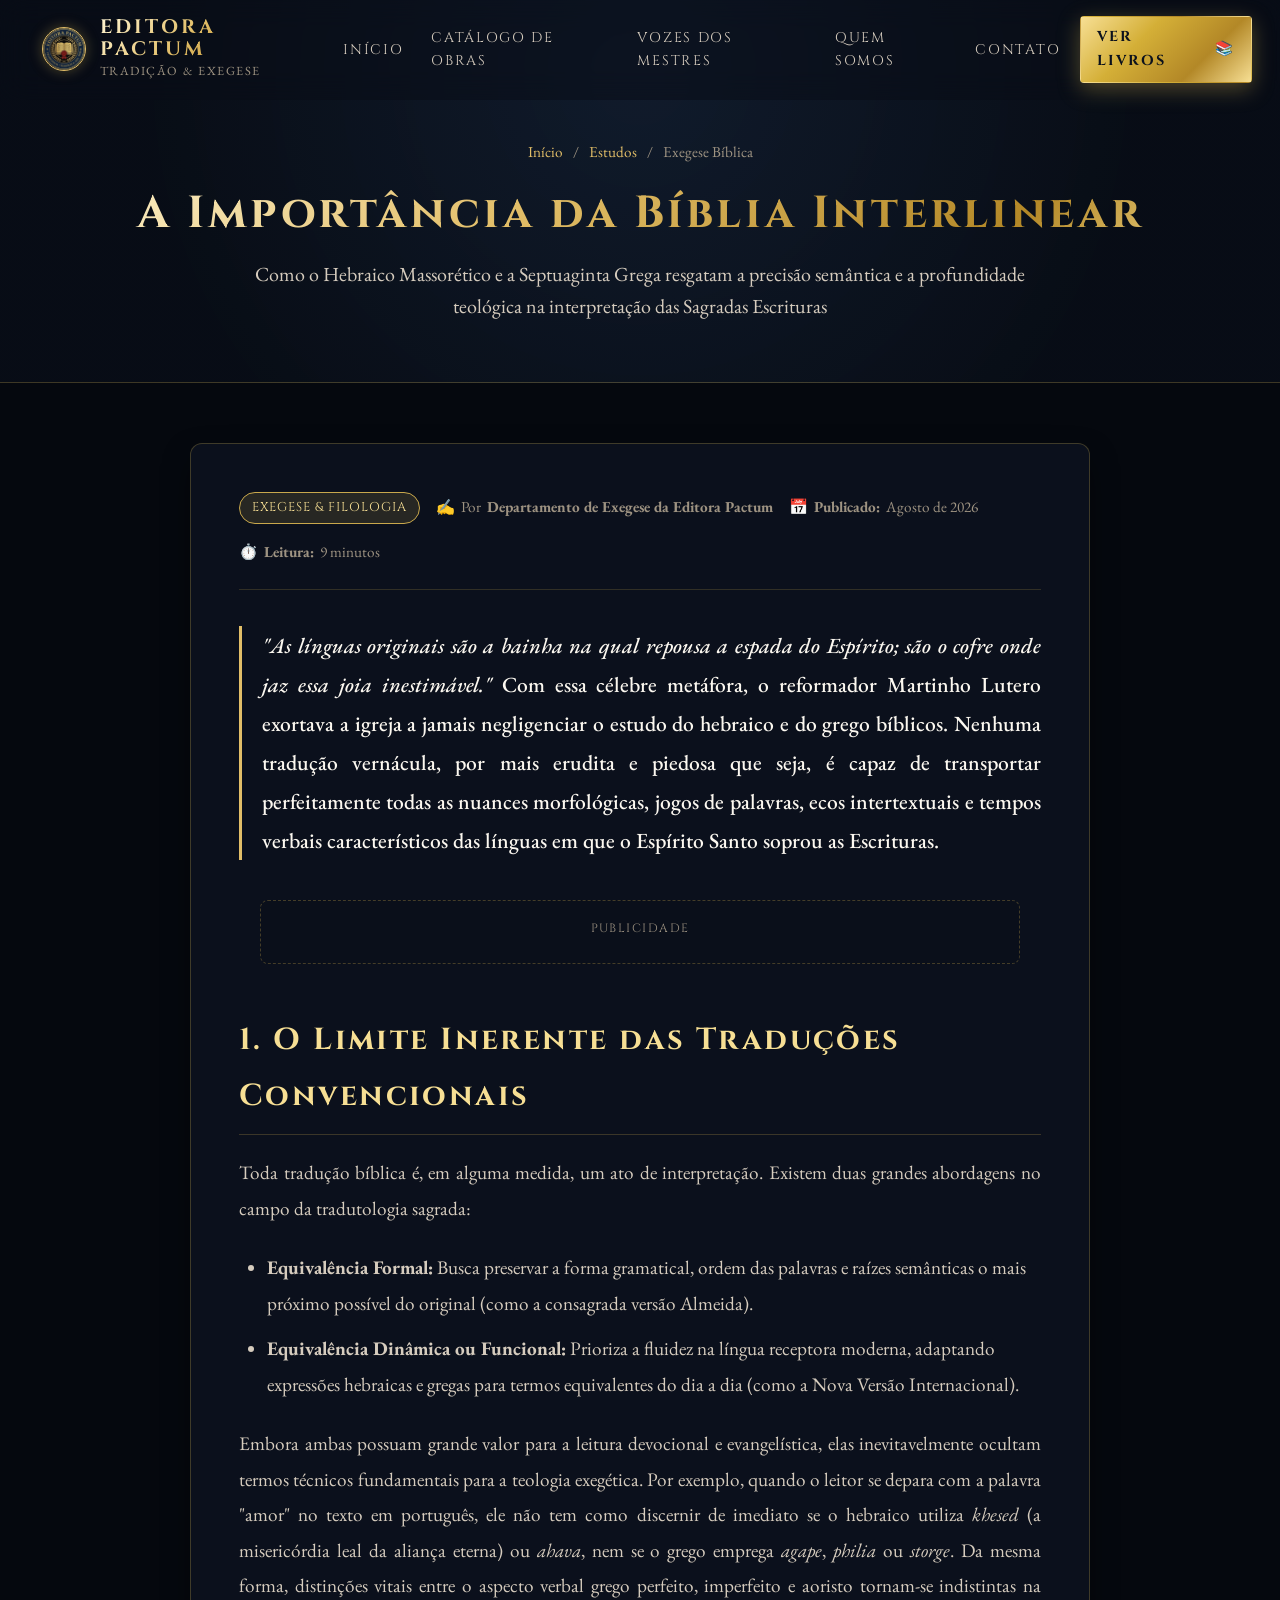
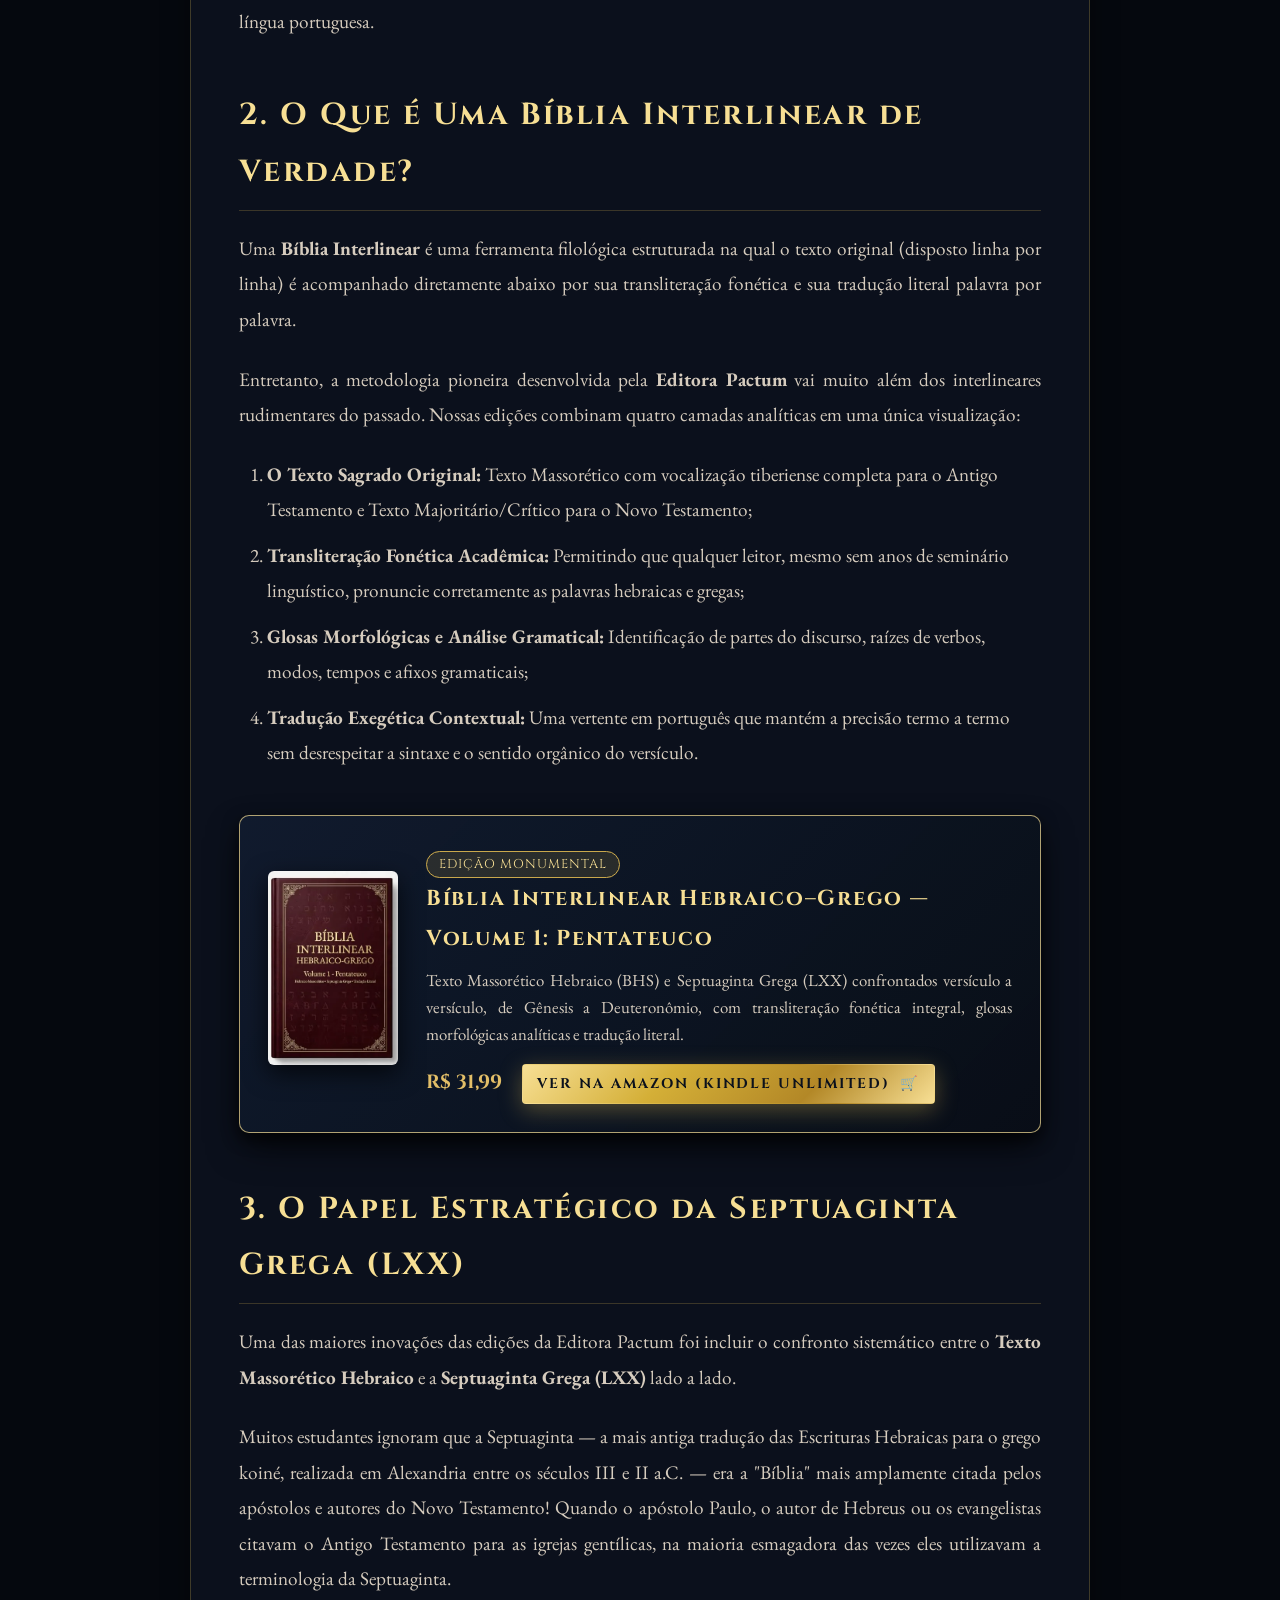
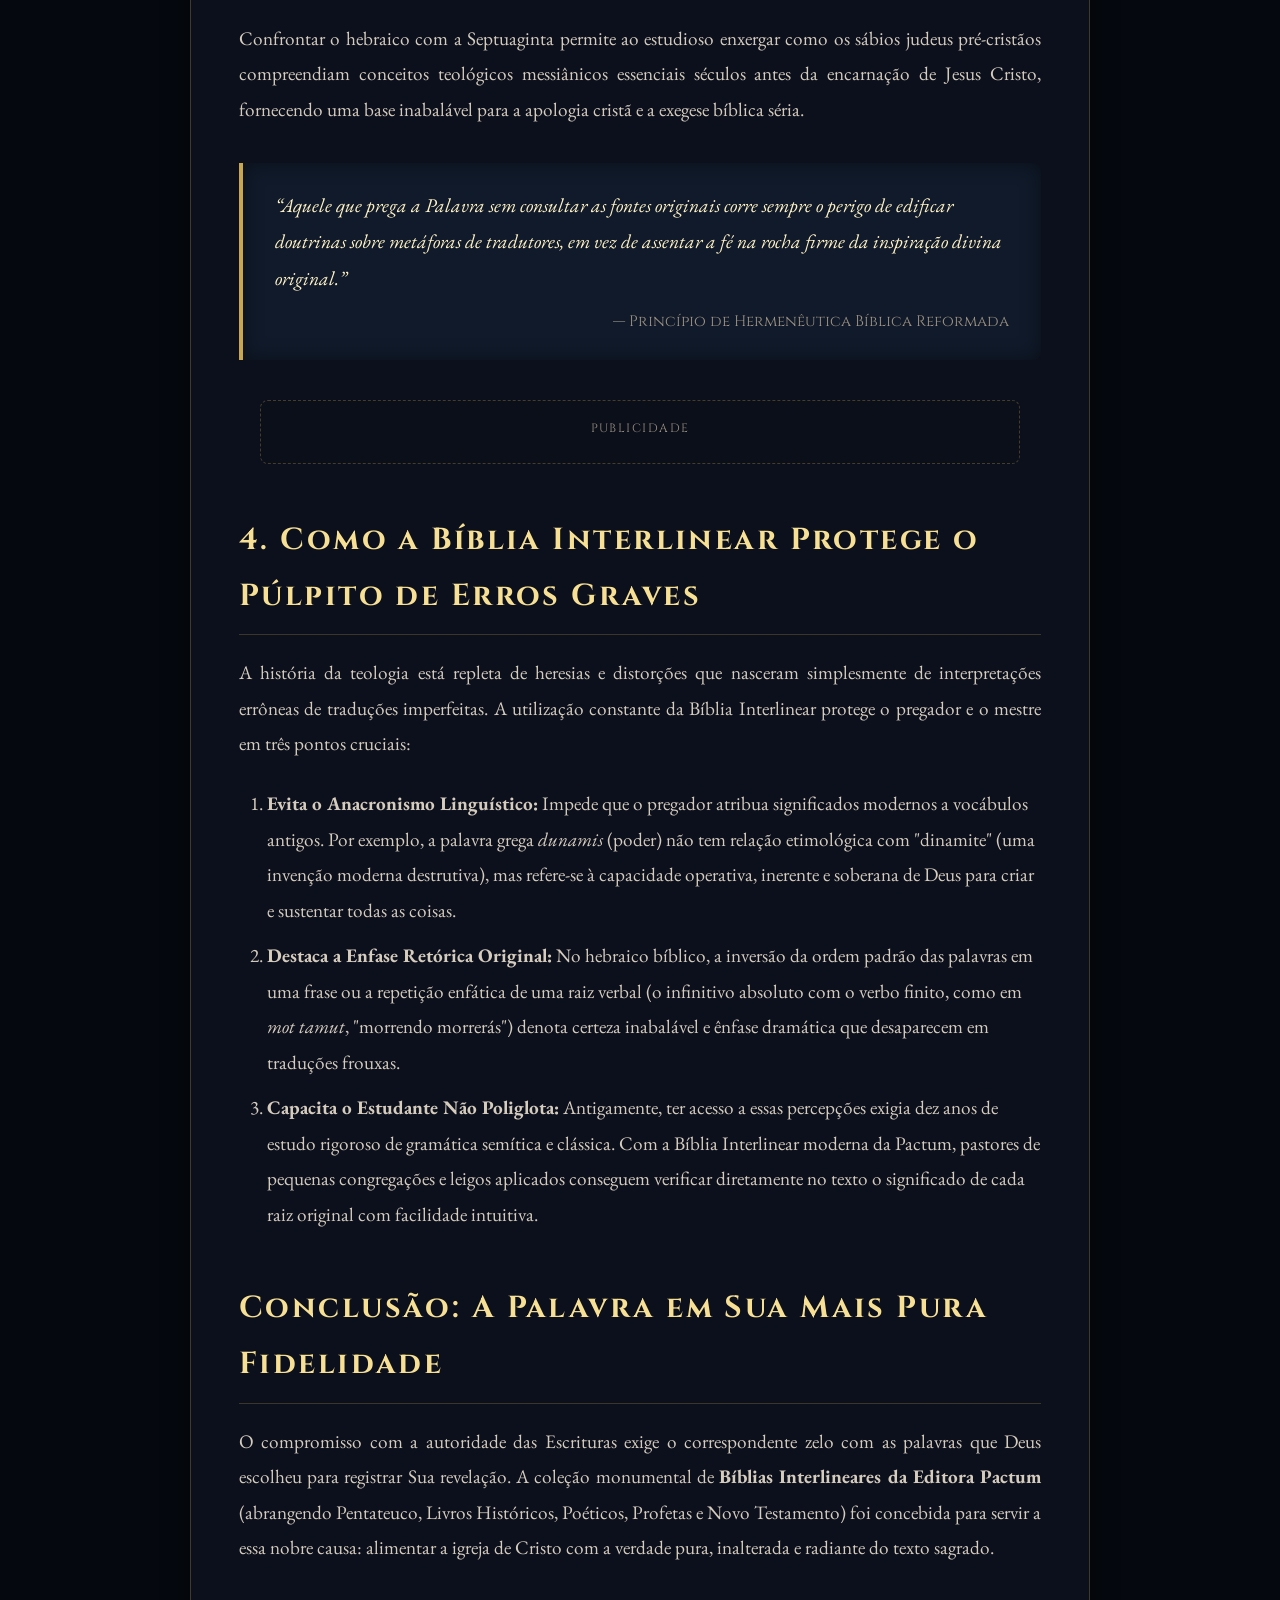
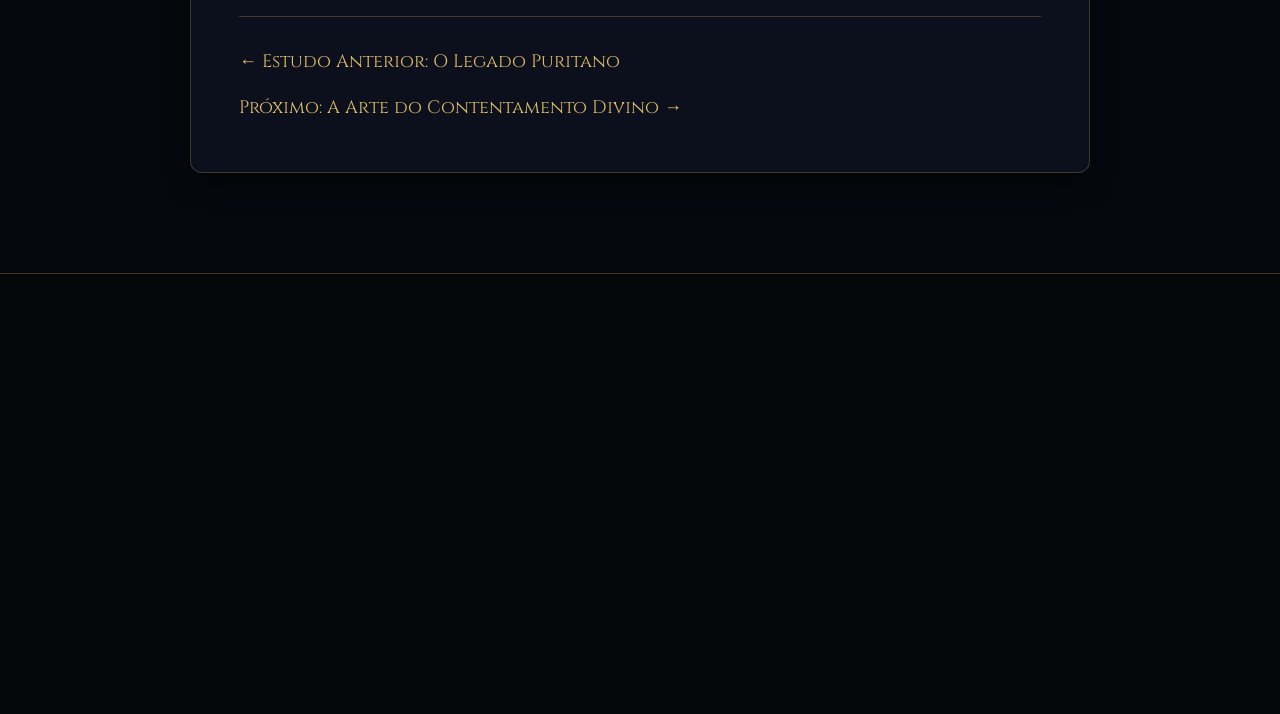
<file: artigo-biblia-interlinear-exegese.html>
<!DOCTYPE html>
<html lang="pt-BR">
<head>
  <meta charset="UTF-8">
  <meta name="viewport" content="width=device-width, initial-scale=1.0">
  <title>A Importância da Bíblia Interlinear: Como o Hebraico Massorético e a Septuaginta Iluminam o Texto Sagrado — Editora Pactum</title>
  <meta name="description" content="Descubra a relevância da Bíblia Interlinear no estudo bíblico exegético. A anatomia do Hebraico Massorético, da Septuaginta Grega e a importância da transliteração fonética para a correta interpretação teológica.">
  <meta name="robots" content="index, follow, max-image-preview:large">
  <link rel="canonical" href="https://www.editorapactum.com.br/artigo-biblia-interlinear-exegese.html">
  <meta name="theme-color" content="#080d16">

  <!-- Google AdSense -->
  <meta name="google-adsense-account" content="ca-pub-7642306921513596">
  <script async src="https://pagead2.googlesyndication.com/pagead/js/adsbygoogle.js?client=ca-pub-7642306921513596" crossorigin="anonymous"></script>

  <!-- Open Graph -->
  <meta property="og:type" content="article">
  <meta property="og:url" content="https://www.editorapactum.com.br/artigo-biblia-interlinear-exegese.html">
  <meta property="og:title" content="A Importância da Bíblia Interlinear: Como o Hebraico Massorético e a Septuaginta Iluminam o Texto Sagrado">
  <meta property="og:description" content="Estudo aprofundado sobre filologia bíblica, crítica textual e ferramentas interlineares para pastores e estudantes das Escrituras.">
  <meta property="og:image" content="https://www.editorapactum.com.br/capas/biblia_interlinear_hg_vol1.jpg">

  <!-- Google Fonts -->
  <link rel="preconnect" href="https://fonts.googleapis.com">
  <link rel="preconnect" href="https://fonts.gstatic.com" crossorigin>
  <link href="https://fonts.googleapis.com/css2?family=Cinzel:wght@400;600;700;900&family=EB+Garamond:ital,wght@0,400;0,500;0,600;0,700;1,400;1,500&display=swap" rel="stylesheet">
  
  <link rel="icon" type="image/png" sizes="32x32" href="favicon-32x32.png">
  <link rel="icon" type="image/png" sizes="16x16" href="favicon-16x16.png">
  <link rel="shortcut icon" href="favicon.ico">
  
  <link rel="stylesheet" href="style.css?v=20261116">

  <!-- Schema.org Article & Breadcrumbs -->
  <script type="application/ld+json">
  {
    "@context": "https://schema.org",
    "@type": "Article",
    "headline": "A Importância da Bíblia Interlinear: Como o Hebraico Massorético e a Septuaginta Iluminam o Texto Sagrado",
    "description": "Exame aprofundado sobre a filologia bíblica, a preservação do Texto Massorético, a riqueza hermenêutica da Septuaginta e a utilidade da Bíblia Interlinear para a pregação fiel.",
    "image": "https://www.editorapactum.com.br/capas/biblia_interlinear_hg_vol1.jpg",
    "datePublished": "2026-08-25T09:00:00-03:00",
    "dateModified": "2026-09-07T12:00:00-03:00",
    "author": {
      "@type": "Organization",
      "name": "Editora Pactum",
      "url": "https://www.editorapactum.com.br"
    },
    "publisher": {
      "@type": "Organization",
      "name": "Editora Pactum",
      "logo": {
        "@type": "ImageObject",
        "url": "https://www.editorapactum.com.br/logo.png"
      }
    },
    "mainEntityOfPage": {
      "@type": "WebPage",
      "@id": "https://www.editorapactum.com.br/artigo-biblia-interlinear-exegese.html"
    }
  }
  </script>
</head>
<body>

  <!-- NAVEGAÇÃO SUPERIOR -->
  <nav class="navbar" id="navbar">
    <div class="nav-container">
      <a href="/" class="nav-logo">
        <picture>
          <source srcset="logo.webp" type="image/webp">
          <img src="logo.png" alt="Editora Pactum" class="nav-logo-img" width="44" height="44" decoding="async">
        </picture>
        <div class="nav-brand-text">
          <span class="nav-logo-text">Editora Pactum</span>
          <span class="nav-logo-sub">Tradição & Exegese</span>
        </div>
      </a>
      
      <div class="nav-links" id="navLinks">
        <a href="/">Início</a>
        <a href="/#catalogo">Catálogo de Obras</a>
        <a href="/#citacoes">Vozes dos Mestres</a>
        <a href="/sobre.html">Quem Somos</a>
        <a href="/contato.html">Contato</a>
      </div>

      <div class="nav-actions">
        <a href="/#catalogo" class="btn btn-primary" style="padding: 8px 16px; font-size: 0.9rem;">
          <span>Ver Livros</span> 📚
        </a>
        <button class="nav-toggle" id="navToggle" aria-label="Menu Principal">
          <span></span><span></span><span></span>
        </button>
      </div>
    </div>
  </nav>

  <!-- CABEÇALHO DO ARTIGO -->
  <header class="inner-page-hero">
    <div class="container">
      <div class="breadcrumb">
        <a href="/">Início</a> <span>/</span> <a href="/#artigos">Estudos</a> <span>/</span> <span>Exegese Bíblica</span>
      </div>
      <h1 class="page-title">A Importância da Bíblia Interlinear</h1>
      <p class="page-subtitle">
        Como o Hebraico Massorético e a Septuaginta Grega resgatam a precisão semântica e a profundidade teológica na interpretação das Sagradas Escrituras
      </p>
    </div>
  </header>

  <!-- CORPO DO ARTIGO -->
  <main class="page-main-content">
    <div class="container">
      <article class="page-article-layout">
        <div class="article-meta-bar">
          <span class="article-tag-badge">Exegese & Filologia</span>
          <div class="article-meta-item">
            <span>✍️</span> Por <strong>Departamento de Exegese da Editora Pactum</strong>
          </div>
          <div class="article-meta-item">
            <span>📅</span> <strong>Publicado:</strong> Agosto de 2026
          </div>
          <div class="article-meta-item">
            <span>⏱️</span> <strong>Leitura:</strong> 9 minutos
          </div>
        </div>

        <div class="article-prose">
          <p class="lead-paragraph">
            <em>"As línguas originais são a bainha na qual repousa a espada do Espírito; são o cofre onde jaz essa joia inestimável."</em> Com essa célebre metáfora, o reformador Martinho Lutero exortava a igreja a jamais negligenciar o estudo do hebraico e do grego bíblicos. Nenhuma tradução vernácula, por mais erudita e piedosa que seja, é capaz de transportar perfeitamente todas as nuances morfológicas, jogos de palavras, ecos intertextuais e tempos verbais característicos das línguas em que o Espírito Santo soprou as Escrituras.
          </p>

          <!-- BLOCO ADSENSE 1 (TOPO DO ARTIGO) -->
          <div class="adsense-box-wrapper">
            <span class="adsense-disclaimer-label">Publicidade</span>
            <ins class="adsbygoogle"
                 style="display:block; text-align:center;"
                 data-ad-layout="in-article"
                 data-ad-format="fluid"
                 data-ad-client="ca-pub-7642306921513596"
                 data-ad-slot="1234567891"></ins>
            <script>
                 (adsbygoogle = window.adsbygoogle || []).push({});
            </script>
          </div>

          <h2>1. O Limite Inerente das Traduções Convencionais</h2>
          <p>
            Toda tradução bíblica é, em alguma medida, um ato de interpretação. Existem duas grandes abordagens no campo da tradutologia sagrada:
          </p>
          <ul>
            <li><strong>Equivalência Formal:</strong> Busca preservar a forma gramatical, ordem das palavras e raízes semânticas o mais próximo possível do original (como a consagrada versão Almeida).</li>
            <li><strong>Equivalência Dinâmica ou Funcional:</strong> Prioriza a fluidez na língua receptora moderna, adaptando expressões hebraicas e gregas para termos equivalentes do dia a dia (como a Nova Versão Internacional).</li>
          </ul>
          <p>
            Embora ambas possuam grande valor para a leitura devocional e evangelística, elas inevitavelmente ocultam termos técnicos fundamentais para a teologia exegética. Por exemplo, quando o leitor se depara com a palavra "amor" no texto em português, ele não tem como discernir de imediato se o hebraico utiliza <em>khesed</em> (a misericórdia leal da aliança eterna) ou <em>ahava</em>, nem se o grego emprega <em>agape</em>, <em>philia</em> ou <em>storge</em>. Da mesma forma, distinções vitais entre o aspecto verbal grego perfeito, imperfeito e aoristo tornam-se indistintas na língua portuguesa.
          </p>

          <h2>2. O Que é Uma Bíblia Interlinear de Verdade?</h2>
          <p>
            Uma <strong>Bíblia Interlinear</strong> é uma ferramenta filológica estruturada na qual o texto original (disposto linha por linha) é acompanhado diretamente abaixo por sua transliteração fonética e sua tradução literal palavra por palavra.
          </p>
          <p>
            Entretanto, a metodologia pioneira desenvolvida pela <strong>Editora Pactum</strong> vai muito além dos interlineares rudimentares do passado. Nossas edições combinam quatro camadas analíticas em uma única visualização:
          </p>
          <ol>
            <li><strong>O Texto Sagrado Original:</strong> Texto Massorético com vocalização tiberiense completa para o Antigo Testamento e Texto Majoritário/Crítico para o Novo Testamento;</li>
            <li><strong>Transliteração Fonética Acadêmica:</strong> Permitindo que qualquer leitor, mesmo sem anos de seminário linguístico, pronuncie corretamente as palavras hebraicas e gregas;</li>
            <li><strong>Glosas Morfológicas e Análise Gramatical:</strong> Identificação de partes do discurso, raízes de verbos, modos, tempos e afixos gramaticais;</li>
            <li><strong>Tradução Exegética Contextual:</strong> Uma vertente em português que mantém a precisão termo a termo sem desrespeitar a sintaxe e o sentido orgânico do versículo.</li>
          </ol>

          <!-- LIVRO EM DESTAQUE NO ARTIGO -->
          <div class="article-featured-book">
            <picture>
              <source srcset="capas/thumbs/biblia-interlinear-hg-vol1.webp" type="image/webp">
              <img src="capas/biblia_interlinear_hg_vol1.jpg" alt="Bíblia Interlinear Hebraico-Grego Vol 1" width="130" height="194" loading="lazy" decoding="async">
            </picture>
            <div class="article-book-info">
              <span class="article-tag-badge">Edição Monumental</span>
              <h4>Bíblia Interlinear Hebraico–Grego — Volume 1: Pentateuco</h4>
              <p>
                Texto Massorético Hebraico (BHS) e Septuaginta Grega (LXX) confrontados versículo a versículo, de Gênesis a Deuteronômio, com transliteração fonética integral, glosas morfológicas analíticas e tradução literal.
              </p>
              <div>
                <span class="book-price-tag">R$ 31,99</span>
                <a href="https://www.amazon.com.br/dp/B0HFTTTT1Z?tag=editorapactum-20" target="_blank" rel="noopener" class="btn btn-primary" style="padding: 6px 14px; font-size: 0.88rem;">
                  <span>Ver na Amazon (Kindle Unlimited)</span> 🛒
                </a>
              </div>
            </div>
          </div>

          <h2>3. O Papel Estratégico da Septuaginta Grega (LXX)</h2>
          <p>
            Uma das maiores inovações das edições da Editora Pactum foi incluir o confronto sistemático entre o <strong>Texto Massorético Hebraico</strong> e a <strong>Septuaginta Grega (LXX)</strong> lado a lado.
          </p>
          <p>
            Muitos estudantes ignoram que a Septuaginta — a mais antiga tradução das Escrituras Hebraicas para o grego koiné, realizada em Alexandria entre os séculos III e II a.C. — era a "Bíblia" mais amplamente citada pelos apóstolos e autores do Novo Testamento! Quando o apóstolo Paulo, o autor de Hebreus ou os evangelistas citavam o Antigo Testamento para as igrejas gentílicas, na maioria esmagadora das vezes eles utilizavam a terminologia da Septuaginta.
          </p>
          <p>
            Confrontar o hebraico com a Septuaginta permite ao estudioso enxergar como os sábios judeus pré-cristãos compreendiam conceitos teológicos messiânicos essenciais séculos antes da encarnação de Jesus Cristo, fornecendo uma base inabalável para a apologia cristã e a exegese bíblica séria.
          </p>

          <blockquote>
            “Aquele que prega a Palavra sem consultar as fontes originais corre sempre o perigo de edificar doutrinas sobre metáforas de tradutores, em vez de assentar a fé na rocha firme da inspiração divina original.”
            <cite>— Princípio de Hermenêutica Bíblica Reformada</cite>
          </blockquote>

          <!-- BLOCO ADSENSE 2 (MEIO DO ARTIGO) -->
          <div class="adsense-box-wrapper">
            <span class="adsense-disclaimer-label">Publicidade</span>
            <ins class="adsbygoogle"
                 style="display:block"
                 data-ad-client="ca-pub-7642306921513596"
                 data-ad-slot="9876543211"
                 data-ad-format="auto"
                 data-full-width-responsive="true"></ins>
            <script>
                 (adsbygoogle = window.adsbygoogle || []).push({});
            </script>
          </div>

          <h2>4. Como a Bíblia Interlinear Protege o Púlpito de Erros Graves</h2>
          <p>
            A história da teologia está repleta de heresias e distorções que nasceram simplesmente de interpretações errôneas de traduções imperfeitas. A utilização constante da Bíblia Interlinear protege o pregador e o mestre em três pontos cruciais:
          </p>
          <ol>
            <li>
              <strong>Evita o Anacronismo Linguístico:</strong> Impede que o pregador atribua significados modernos a vocábulos antigos. Por exemplo, a palavra grega <em>dunamis</em> (poder) não tem relação etimológica com "dinamite" (uma invenção moderna destrutiva), mas refere-se à capacidade operativa, inerente e soberana de Deus para criar e sustentar todas as coisas.
            </li>
            <li>
              <strong>Destaca a Enfase Retórica Original:</strong> No hebraico bíblico, a inversão da ordem padrão das palavras em uma frase ou a repetição enfática de uma raiz verbal (o infinitivo absoluto com o verbo finito, como em <em>mot tamut</em>, "morrendo morrerás") denota certeza inabalável e ênfase dramática que desaparecem em traduções frouxas.
            </li>
            <li>
              <strong>Capacita o Estudante Não Poliglota:</strong> Antigamente, ter acesso a essas percepções exigia dez anos de estudo rigoroso de gramática semítica e clássica. Com a Bíblia Interlinear moderna da Pactum, pastores de pequenas congregações e leigos aplicados conseguem verificar diretamente no texto o significado de cada raiz original com facilidade intuitiva.
            </li>
          </ol>

          <h2>Conclusão: A Palavra em Sua Mais Pura Fidelidade</h2>
          <p>
            O compromisso com a autoridade das Escrituras exige o correspondente zelo com as palavras que Deus escolheu para registrar Sua revelação. A coleção monumental de <strong>Bíblias Interlineares da Editora Pactum</strong> (abrangendo Pentateuco, Livros Históricos, Poéticos, Profetas e Novo Testamento) foi concebida para servir a essa nobre causa: alimentar a igreja de Cristo com a verdade pura, inalterada e radiante do texto sagrado.
          </p>
        </div>

        <!-- LINK PARA OUTROS ESTUDOS E CATÁLOGO -->
        <div style="margin-top: 50px; padding-top: 30px; border-top: 1px solid var(--gold-border); display: flex; justify-content: space-between; flex-wrap: wrap; gap: 16px;">
          <a href="/artigo-legado-puritano.html" style="color: var(--gold-400); text-decoration: none; font-family: var(--font-serif-title);">
            ← Estudo Anterior: O Legado Puritano
          </a>
          <a href="/artigo-contentamento-thomas-watson.html" style="color: var(--gold-400); text-decoration: none; font-family: var(--font-serif-title);">
            Próximo: A Arte do Contentamento Divino →
          </a>
        </div>
      </article>
    </div>
  </main>

  <!-- RODAPÉ COMPLETO -->
  <footer class="footer" id="contato">
    <div class="footer-top">
      <div class="container">
        <div class="footer-grid">
          <div class="footer-brand">
            <div class="footer-brand-header">
              <picture>
                <source srcset="logo.webp" type="image/webp">
                <img src="logo.png" alt="Editora Pactum" class="footer-logo" width="44" height="44" loading="lazy" decoding="async">
              </picture>
              <h3>EDITORA PACTUM</h3>
            </div>
            <p>Tradição Teológica Reformada & Exegese dos Textos Originais.</p>
          </div>

          <div class="footer-col">
            <h4>Institucional</h4>
            <ul>
              <li><a href="/">Início</a></li>
              <li><a href="/sobre.html">Quem Somos</a></li>
              <li><a href="/contato.html">Fale Conosco</a></li>
              <li><a href="/politica-de-privacidade.html">Política de Privacidade</a></li>
              <li><a href="/termos-de-uso.html">Termos de Uso</a></li>
            </ul>
          </div>

          <div class="footer-col">
            <h4>Estudos Teológicos</h4>
            <ul>
              <li><a href="/artigo-legado-puritano.html">O Legado Puritano</a></li>
              <li><a href="/artigo-biblia-interlinear-exegese.html">Bíblias Interlineares</a></li>
              <li><a href="/artigo-contentamento-thomas-watson.html">A Arte do Contentamento</a></li>
              <li><a href="/artigo-verdadeira-graca-edwards.html">Jonathan Edwards & a Graça</a></li>
            </ul>
          </div>

          <div class="footer-col">
            <h4>Plataformas</h4>
            <ul>
              <li><a href="https://www.amazon.com.br/s?i=digital-text&rh=p_27%3AEditora+Pactum&tag=editorapactum-20" target="_blank" rel="noopener">Loja Amazon Brasil ↗</a></li>
              <li><a href="https://www.amazon.com.br/kindle-dbs/ku/ku-landing?tag=editorapactum-20" target="_blank" rel="noopener">Kindle Unlimited ↗</a></li>
            </ul>
          </div>
        </div>
      </div>
    </div>

    <div class="footer-bottom">
      <div class="container">
        <p>© 2026 Editora Pactum. Todos os direitos reservados. <em>Soli Deo Gloria.</em></p>
      </div>
    </div>
  </footer>

  <script defer src="common.js?v=20261116"></script>
</body>
</html>
</file>
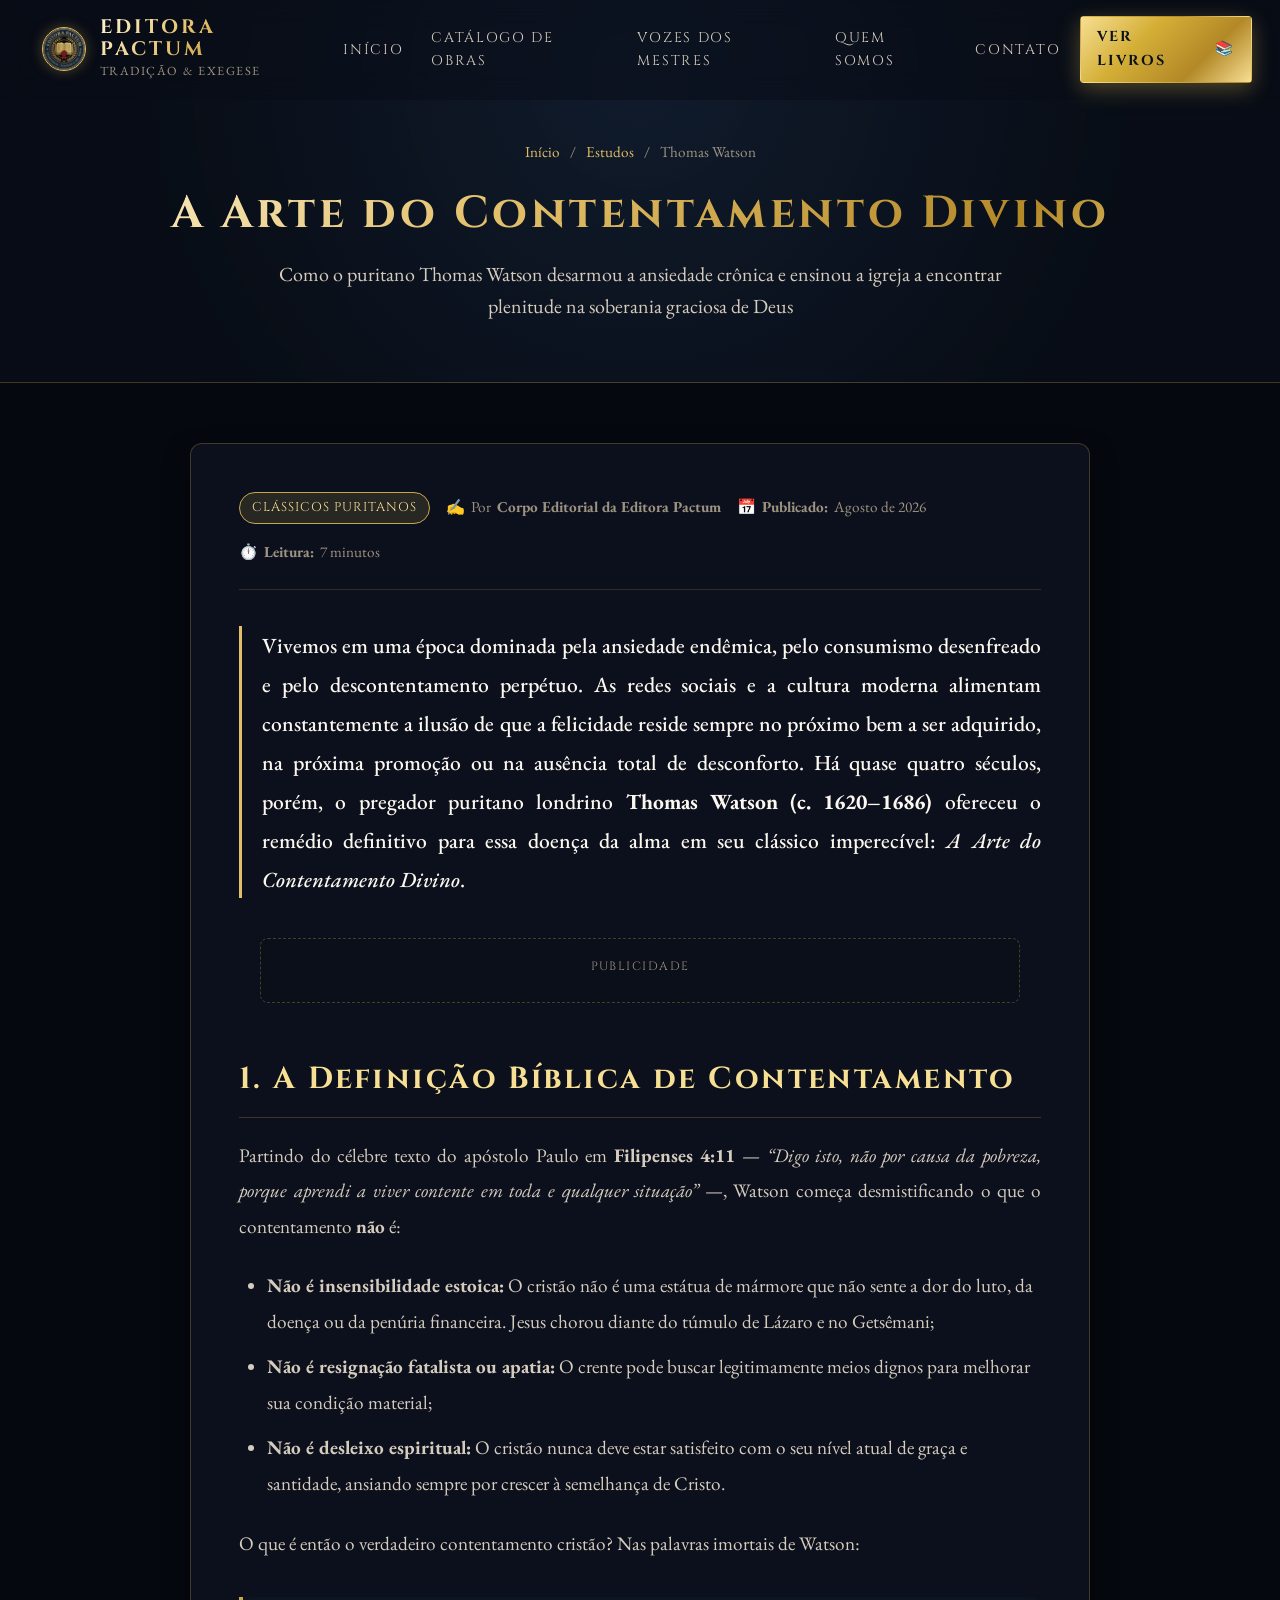
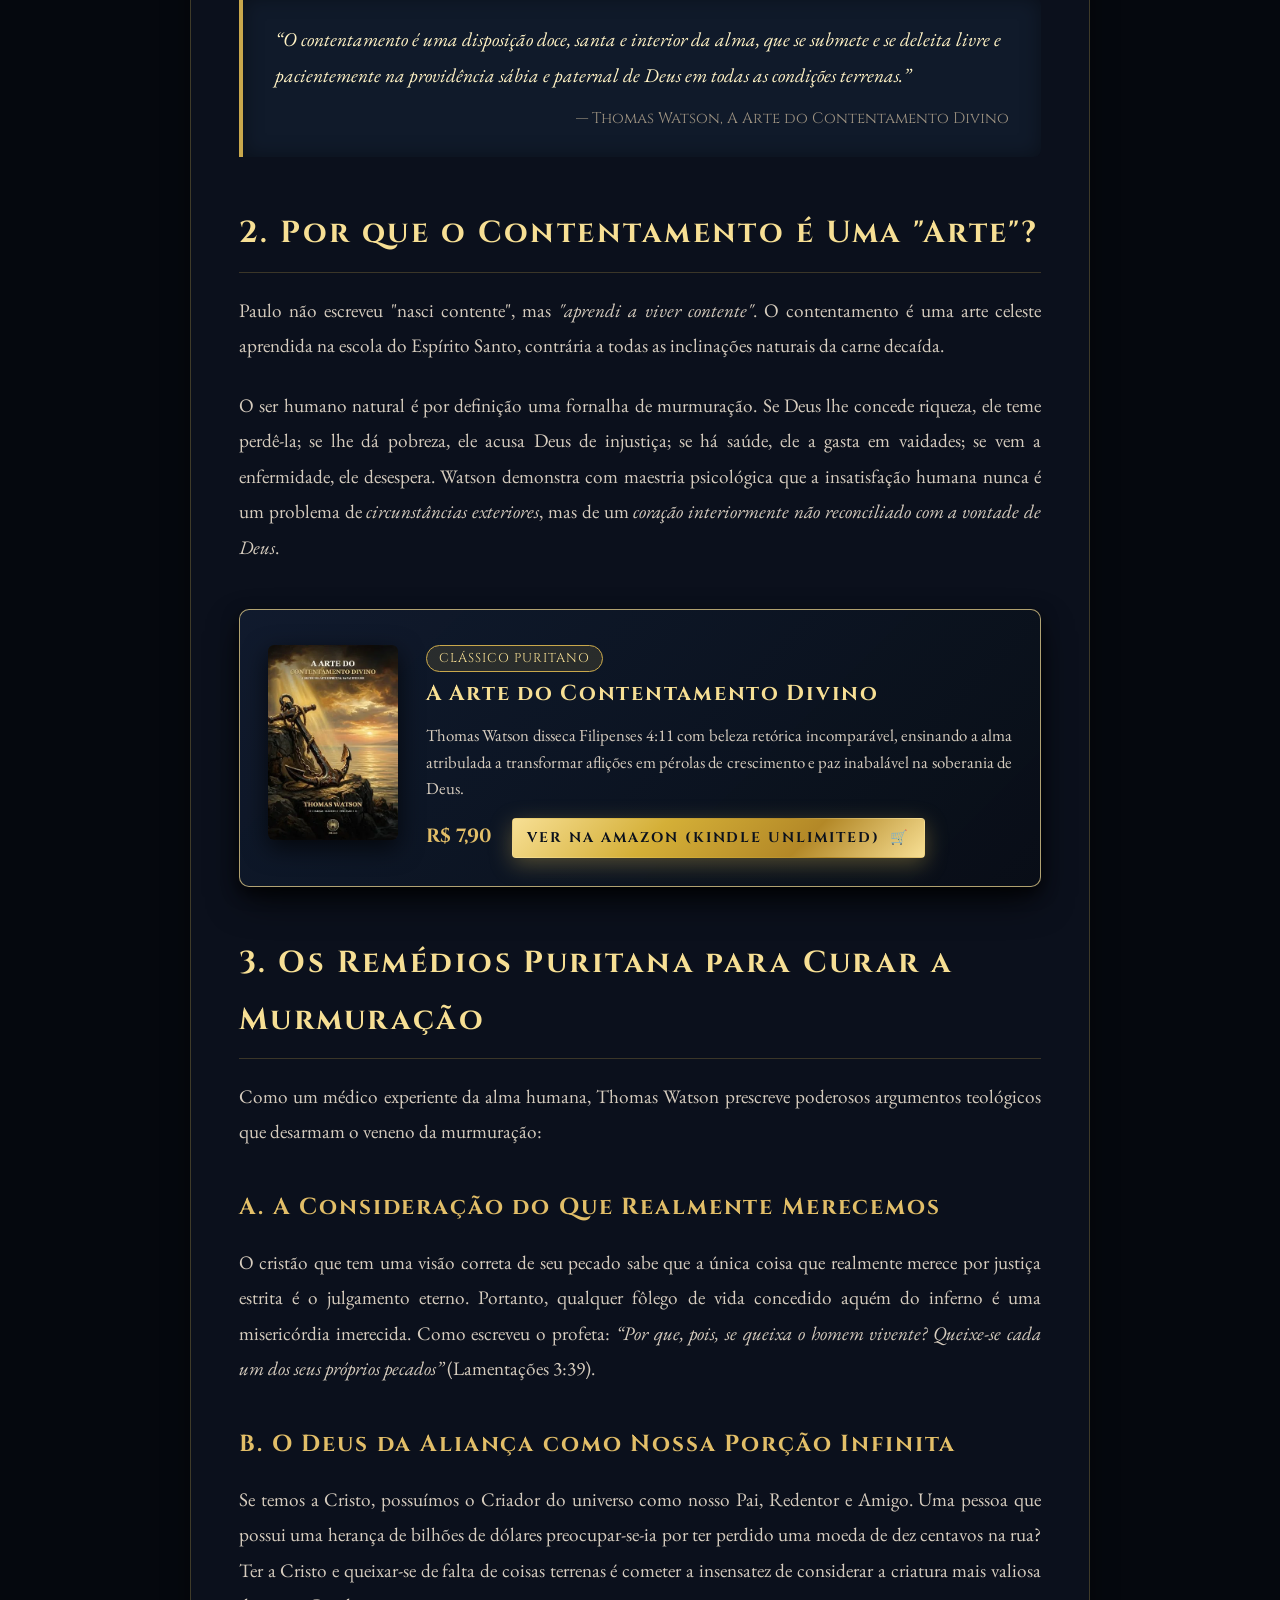
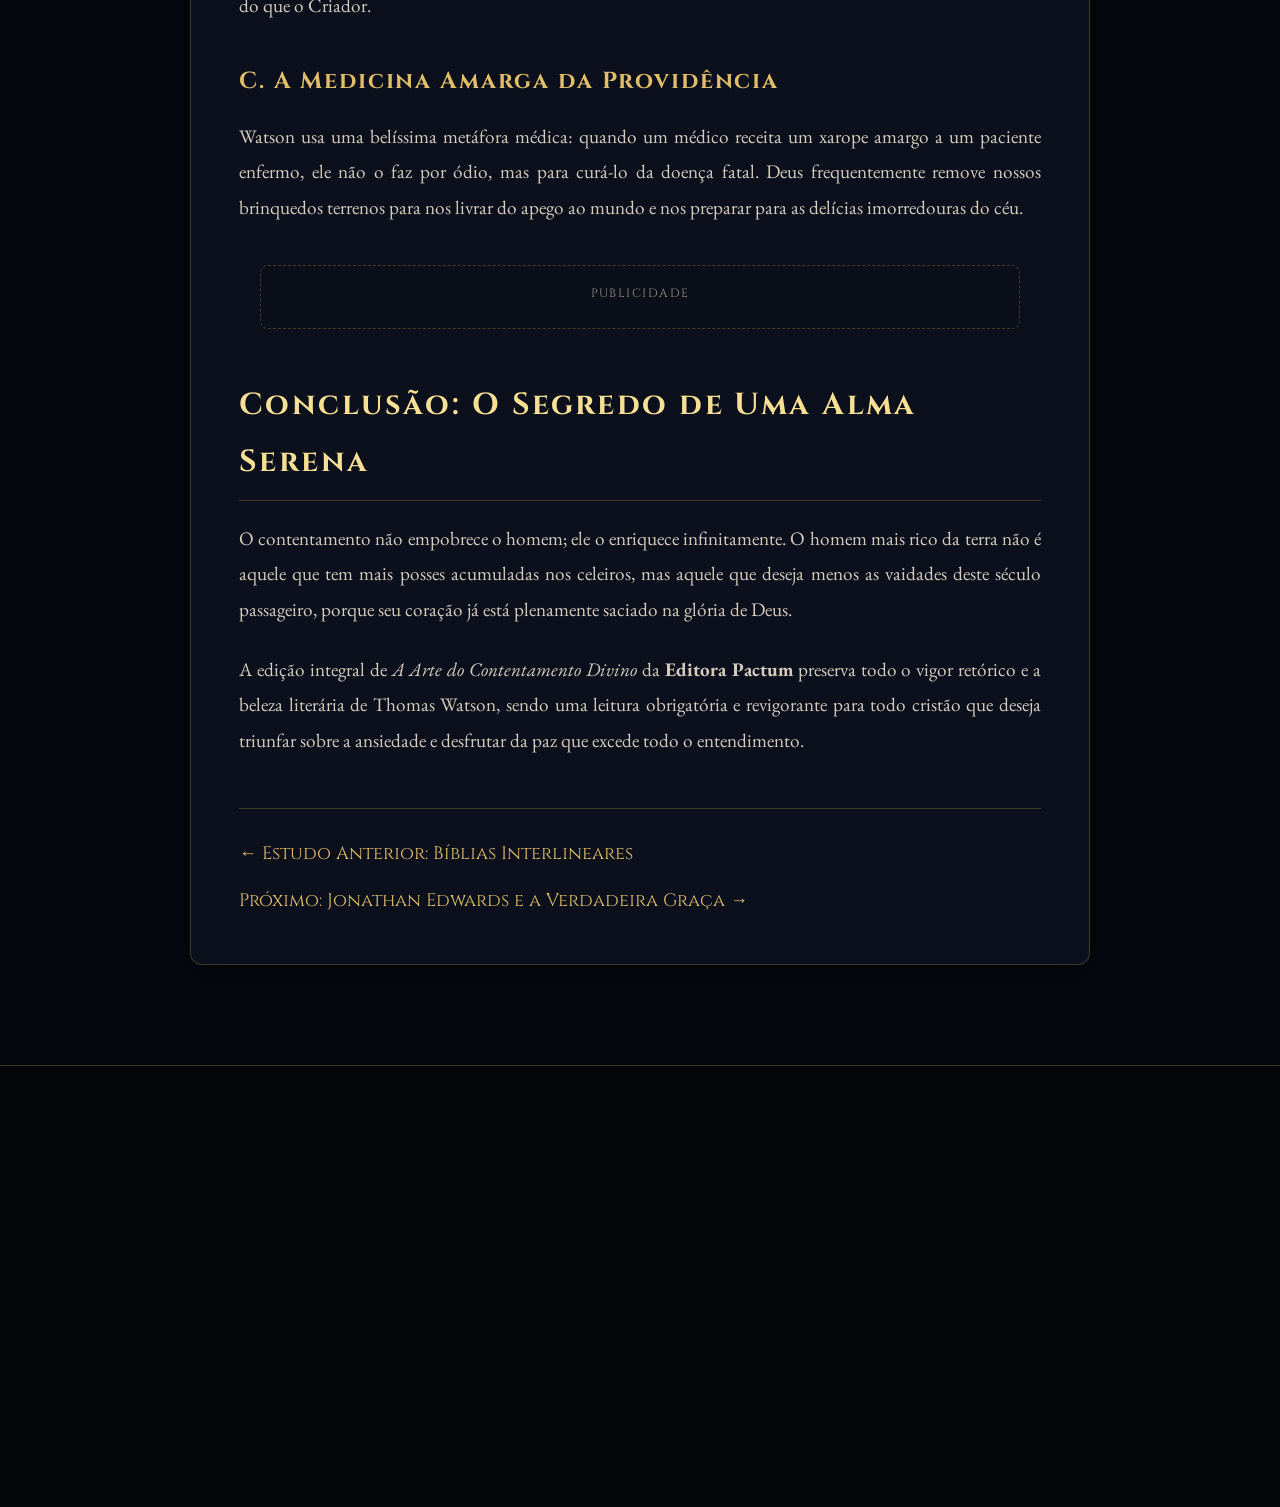
<file: artigo-contentamento-thomas-watson.html>
<!DOCTYPE html>
<html lang="pt-BR">
<head>
  <meta charset="UTF-8">
  <meta name="viewport" content="width=device-width, initial-scale=1.0">
  <title>A Arte do Contentamento Divino: A Resposta Puritana de Thomas Watson para a Ansiedade — Editora Pactum</title>
  <meta name="description" content="Um estudo teológico e pastoral aprofundado sobre 'A Arte do Contentamento Divino' de Thomas Watson. Como vencer a ansiedade, a murmuração e as aflições com a sabedoria dos puritanos.">
  <meta name="robots" content="index, follow, max-image-preview:large">
  <link rel="canonical" href="https://www.editorapactum.com.br/artigo-contentamento-thomas-watson.html">
  <meta name="theme-color" content="#080d16">

  <!-- Google AdSense -->
  <meta name="google-adsense-account" content="ca-pub-7642306921513596">
  <script async src="https://pagead2.googlesyndication.com/pagead/js/adsbygoogle.js?client=ca-pub-7642306921513596" crossorigin="anonymous"></script>

  <!-- Open Graph -->
  <meta property="og:type" content="article">
  <meta property="og:url" content="https://www.editorapactum.com.br/artigo-contentamento-thomas-watson.html">
  <meta property="og:title" content="A Arte do Contentamento Divino: A Resposta Puritana de Thomas Watson para a Ansiedade">
  <meta property="og:description" content="Aprenda com o mestre puritano Thomas Watson o segredo de uma alma em paz diante de qualquer tempestade terrena.">
  <meta property="og:image" content="https://www.editorapactum.com.br/capas/arte_contentamento_divino.jpg">

  <!-- Google Fonts -->
  <link rel="preconnect" href="https://fonts.googleapis.com">
  <link rel="preconnect" href="https://fonts.gstatic.com" crossorigin>
  <link href="https://fonts.googleapis.com/css2?family=Cinzel:wght@400;600;700;900&family=EB+Garamond:ital,wght@0,400;0,500;0,600;0,700;1,400;1,500&display=swap" rel="stylesheet">
  
  <link rel="icon" type="image/png" sizes="32x32" href="favicon-32x32.png">
  <link rel="icon" type="image/png" sizes="16x16" href="favicon-16x16.png">
  <link rel="shortcut icon" href="favicon.ico">
  
  <link rel="stylesheet" href="style.css?v=20261116">

  <!-- Schema.org Article & Breadcrumbs -->
  <script type="application/ld+json">
  {
    "@context": "https://schema.org",
    "@type": "Article",
    "headline": "A Arte do Contentamento Divino: A Resposta Puritana de Thomas Watson para a Ansiedade",
    "description": "Estudo teológico sobre o contentamento cristão, a providência de Deus e a cura para a murmuração segundo Thomas Watson.",
    "image": "https://www.editorapactum.com.br/capas/arte_contentamento_divino.jpg",
    "datePublished": "2026-08-28T10:00:00-03:00",
    "dateModified": "2026-09-07T12:00:00-03:00",
    "author": {
      "@type": "Organization",
      "name": "Editora Pactum",
      "url": "https://www.editorapactum.com.br"
    },
    "publisher": {
      "@type": "Organization",
      "name": "Editora Pactum",
      "logo": {
        "@type": "ImageObject",
        "url": "https://www.editorapactum.com.br/logo.png"
      }
    },
    "mainEntityOfPage": {
      "@type": "WebPage",
      "@id": "https://www.editorapactum.com.br/artigo-contentamento-thomas-watson.html"
    }
  }
  </script>
</head>
<body>

  <!-- NAVEGAÇÃO SUPERIOR -->
  <nav class="navbar" id="navbar">
    <div class="nav-container">
      <a href="/" class="nav-logo">
        <picture>
          <source srcset="logo.webp" type="image/webp">
          <img src="logo.png" alt="Editora Pactum" class="nav-logo-img" width="44" height="44" decoding="async">
        </picture>
        <div class="nav-brand-text">
          <span class="nav-logo-text">Editora Pactum</span>
          <span class="nav-logo-sub">Tradição & Exegese</span>
        </div>
      </a>
      
      <div class="nav-links" id="navLinks">
        <a href="/">Início</a>
        <a href="/#catalogo">Catálogo de Obras</a>
        <a href="/#citacoes">Vozes dos Mestres</a>
        <a href="/sobre.html">Quem Somos</a>
        <a href="/contato.html">Contato</a>
      </div>

      <div class="nav-actions">
        <a href="/#catalogo" class="btn btn-primary" style="padding: 8px 16px; font-size: 0.9rem;">
          <span>Ver Livros</span> 📚
        </a>
        <button class="nav-toggle" id="navToggle" aria-label="Menu Principal">
          <span></span><span></span><span></span>
        </button>
      </div>
    </div>
  </nav>

  <!-- CABEÇALHO DO ARTIGO -->
  <header class="inner-page-hero">
    <div class="container">
      <div class="breadcrumb">
        <a href="/">Início</a> <span>/</span> <a href="/#artigos">Estudos</a> <span>/</span> <span>Thomas Watson</span>
      </div>
      <h1 class="page-title">A Arte do Contentamento Divino</h1>
      <p class="page-subtitle">
        Como o puritano Thomas Watson desarmou a ansiedade crônica e ensinou a igreja a encontrar plenitude na soberania graciosa de Deus
      </p>
    </div>
  </header>

  <!-- CORPO DO ARTIGO -->
  <main class="page-main-content">
    <div class="container">
      <article class="page-article-layout">
        <div class="article-meta-bar">
          <span class="article-tag-badge">Clássicos Puritanos</span>
          <div class="article-meta-item">
            <span>✍️</span> Por <strong>Corpo Editorial da Editora Pactum</strong>
          </div>
          <div class="article-meta-item">
            <span>📅</span> <strong>Publicado:</strong> Agosto de 2026
          </div>
          <div class="article-meta-item">
            <span>⏱️</span> <strong>Leitura:</strong> 7 minutos
          </div>
        </div>

        <div class="article-prose">
          <p class="lead-paragraph">
            Vivemos em uma época dominada pela ansiedade endêmica, pelo consumismo desenfreado e pelo descontentamento perpétuo. As redes sociais e a cultura moderna alimentam constantemente a ilusão de que a felicidade reside sempre no próximo bem a ser adquirido, na próxima promoção ou na ausência total de desconforto. Há quase quatro séculos, porém, o pregador puritano londrino <strong>Thomas Watson (c. 1620–1686)</strong> ofereceu o remédio definitivo para essa doença da alma em seu clássico imperecível: <em>A Arte do Contentamento Divino</em>.
          </p>

          <!-- BLOCO ADSENSE 1 -->
          <div class="adsense-box-wrapper">
            <span class="adsense-disclaimer-label">Publicidade</span>
            <ins class="adsbygoogle"
                 style="display:block; text-align:center;"
                 data-ad-layout="in-article"
                 data-ad-format="fluid"
                 data-ad-client="ca-pub-7642306921513596"
                 data-ad-slot="1234567892"></ins>
            <script>
                 (adsbygoogle = window.adsbygoogle || []).push({});
            </script>
          </div>

          <h2>1. A Definição Bíblica de Contentamento</h2>
          <p>
            Partindo do célebre texto do apóstolo Paulo em <strong>Filipenses 4:11</strong> — <em>“Digo isto, não por causa da pobreza, porque aprendi a viver contente em toda e qualquer situação”</em> —, Watson começa desmistificando o que o contentamento <strong>não</strong> é:
          </p>
          <ul>
            <li><strong>Não é insensibilidade estoica:</strong> O cristão não é uma estátua de mármore que não sente a dor do luto, da doença ou da penúria financeira. Jesus chorou diante do túmulo de Lázaro e no Getsêmani;</li>
            <li><strong>Não é resignação fatalista ou apatia:</strong> O crente pode buscar legitimamente meios dignos para melhorar sua condição material;</li>
            <li><strong>Não é desleixo espiritual:</strong> O cristão nunca deve estar satisfeito com o seu nível atual de graça e santidade, ansiando sempre por crescer à semelhança de Cristo.</li>
          </ul>
          <p>
            O que é então o verdadeiro contentamento cristão? Nas palavras imortais de Watson:
          </p>
          <blockquote>
            “O contentamento é uma disposição doce, santa e interior da alma, que se submete e se deleita livre e pacientemente na providência sábia e paternal de Deus em todas as condições terrenas.”
            <cite>— Thomas Watson, A Arte do Contentamento Divino</cite>
          </blockquote>

          <h2>2. Por que o Contentamento é Uma "Arte"?</h2>
          <p>
            Paulo não escreveu "nasci contente", mas <em>"aprendi a viver contente"</em>. O contentamento é uma arte celeste aprendida na escola do Espírito Santo, contrária a todas as inclinações naturais da carne decaída.
          </p>
          <p>
            O ser humano natural é por definição uma fornalha de murmuração. Se Deus lhe concede riqueza, ele teme perdê-la; se lhe dá pobreza, ele acusa Deus de injustiça; se há saúde, ele a gasta em vaidades; se vem a enfermidade, ele desespera. Watson demonstra com maestria psicológica que a insatisfação humana nunca é um problema de <em>circunstâncias exteriores</em>, mas de um <em>coração interiormente não reconciliado com a vontade de Deus</em>.
          </p>

          <!-- LIVRO EM DESTAQUE NO ARTIGO -->
          <div class="article-featured-book">
            <picture>
              <source srcset="capas/thumbs/arte-contentamento-divino.webp" type="image/webp">
              <img src="capas/arte_contentamento_divino.jpg" alt="A Arte do Contentamento Divino de Thomas Watson" width="130" height="195" loading="lazy" decoding="async">
            </picture>
            <div class="article-book-info">
              <span class="article-tag-badge">Clássico Puritano</span>
              <h4>A Arte do Contentamento Divino</h4>
              <p>
                Thomas Watson disseca Filipenses 4:11 com beleza retórica incomparável, ensinando a alma atribulada a transformar aflições em pérolas de crescimento e paz inabalável na soberania de Deus.
              </p>
              <div>
                <span class="book-price-tag">R$ 7,90</span>
                <a href="https://www.amazon.com.br/dp/B0H4267BD1?tag=editorapactum-20" target="_blank" rel="noopener" class="btn btn-primary" style="padding: 6px 14px; font-size: 0.88rem;">
                  <span>Ver na Amazon (Kindle Unlimited)</span> 🛒
                </a>
              </div>
            </div>
          </div>

          <h2>3. Os Remédios Puritana para Curar a Murmuração</h2>
          <p>
            Como um médico experiente da alma humana, Thomas Watson prescreve poderosos argumentos teológicos que desarmam o veneno da murmuração:
          </p>

          <h3>A. A Consideração do Que Realmente Merecemos</h3>
          <p>
            O cristão que tem uma visão correta de seu pecado sabe que a única coisa que realmente merece por justiça estrita é o julgamento eterno. Portanto, qualquer fôlego de vida concedido aquém do inferno é uma misericórdia imerecida. Como escreveu o profeta: <em>“Por que, pois, se queixa o homem vivente? Queixe-se cada um dos seus próprios pecados”</em> (Lamentações 3:39).
          </p>

          <h3>B. O Deus da Aliança como Nossa Porção Infinita</h3>
          <p>
            Se temos a Cristo, possuímos o Criador do universo como nosso Pai, Redentor e Amigo. Uma pessoa que possui uma herança de bilhões de dólares preocupar-se-ia por ter perdido uma moeda de dez centavos na rua? Ter a Cristo e queixar-se de falta de coisas terrenas é cometer a insensatez de considerar a criatura mais valiosa do que o Criador.
          </p>

          <h3>C. A Medicina Amarga da Providência</h3>
          <p>
            Watson usa uma belíssima metáfora médica: quando um médico receita um xarope amargo a um paciente enfermo, ele não o faz por ódio, mas para curá-lo da doença fatal. Deus frequentemente remove nossos brinquedos terrenos para nos livrar do apego ao mundo e nos preparar para as delícias imorredouras do céu.
          </p>

          <!-- BLOCO ADSENSE 2 -->
          <div class="adsense-box-wrapper">
            <span class="adsense-disclaimer-label">Publicidade</span>
            <ins class="adsbygoogle"
                 style="display:block"
                 data-ad-client="ca-pub-7642306921513596"
                 data-ad-slot="9876543212"
                 data-ad-format="auto"
                 data-full-width-responsive="true"></ins>
            <script>
                 (adsbygoogle = window.adsbygoogle || []).push({});
            </script>
          </div>

          <h2>Conclusão: O Segredo de Uma Alma Serena</h2>
          <p>
            O contentamento não empobrece o homem; ele o enriquece infinitamente. O homem mais rico da terra não é aquele que tem mais posses acumuladas nos celeiros, mas aquele que deseja menos as vaidades deste século passageiro, porque seu coração já está plenamente saciado na glória de Deus.
          </p>
          <p>
            A edição integral de <em>A Arte do Contentamento Divino</em> da <strong>Editora Pactum</strong> preserva todo o vigor retórico e a beleza literária de Thomas Watson, sendo uma leitura obrigatória e revigorante para todo cristão que deseja triunfar sobre a ansiedade e desfrutar da paz que excede todo o entendimento.
          </p>
        </div>

        <!-- LINK PARA OUTROS ESTUDOS E CATÁLOGO -->
        <div style="margin-top: 50px; padding-top: 30px; border-top: 1px solid var(--gold-border); display: flex; justify-content: space-between; flex-wrap: wrap; gap: 16px;">
          <a href="/artigo-biblia-interlinear-exegese.html" style="color: var(--gold-400); text-decoration: none; font-family: var(--font-serif-title);">
            ← Estudo Anterior: Bíblias Interlineares
          </a>
          <a href="/artigo-verdadeira-graca-edwards.html" style="color: var(--gold-400); text-decoration: none; font-family: var(--font-serif-title);">
            Próximo: Jonathan Edwards e a Verdadeira Graça →
          </a>
        </div>
      </article>
    </div>
  </main>

  <!-- RODAPÉ COMPLETO -->
  <footer class="footer" id="contato">
    <div class="footer-top">
      <div class="container">
        <div class="footer-grid">
          <div class="footer-brand">
            <div class="footer-brand-header">
              <picture>
                <source srcset="logo.webp" type="image/webp">
                <img src="logo.png" alt="Editora Pactum" class="footer-logo" width="44" height="44" loading="lazy" decoding="async">
              </picture>
              <h3>EDITORA PACTUM</h3>
            </div>
            <p>Tradição Teológica Reformada & Exegese dos Textos Originais.</p>
          </div>

          <div class="footer-col">
            <h4>Institucional</h4>
            <ul>
              <li><a href="/">Início</a></li>
              <li><a href="/sobre.html">Quem Somos</a></li>
              <li><a href="/contato.html">Fale Conosco</a></li>
              <li><a href="/politica-de-privacidade.html">Política de Privacidade</a></li>
              <li><a href="/termos-de-uso.html">Termos de Uso</a></li>
            </ul>
          </div>

          <div class="footer-col">
            <h4>Estudos Teológicos</h4>
            <ul>
              <li><a href="/artigo-legado-puritano.html">O Legado Puritano</a></li>
              <li><a href="/artigo-biblia-interlinear-exegese.html">Bíblias Interlineares</a></li>
              <li><a href="/artigo-contentamento-thomas-watson.html">A Arte do Contentamento</a></li>
              <li><a href="/artigo-verdadeira-graca-edwards.html">Jonathan Edwards & a Graça</a></li>
            </ul>
          </div>

          <div class="footer-col">
            <h4>Plataformas</h4>
            <ul>
              <li><a href="https://www.amazon.com.br/s?i=digital-text&rh=p_27%3AEditora+Pactum&tag=editorapactum-20" target="_blank" rel="noopener">Loja Amazon Brasil ↗</a></li>
              <li><a href="https://www.amazon.com.br/kindle-dbs/ku/ku-landing?tag=editorapactum-20" target="_blank" rel="noopener">Kindle Unlimited ↗</a></li>
            </ul>
          </div>
        </div>
      </div>
    </div>

    <div class="footer-bottom">
      <div class="container">
        <p>© 2026 Editora Pactum. Todos os direitos reservados. <em>Soli Deo Gloria.</em></p>
      </div>
    </div>
  </footer>

  <script defer src="common.js?v=20261116"></script>
</body>
</html>
</file>
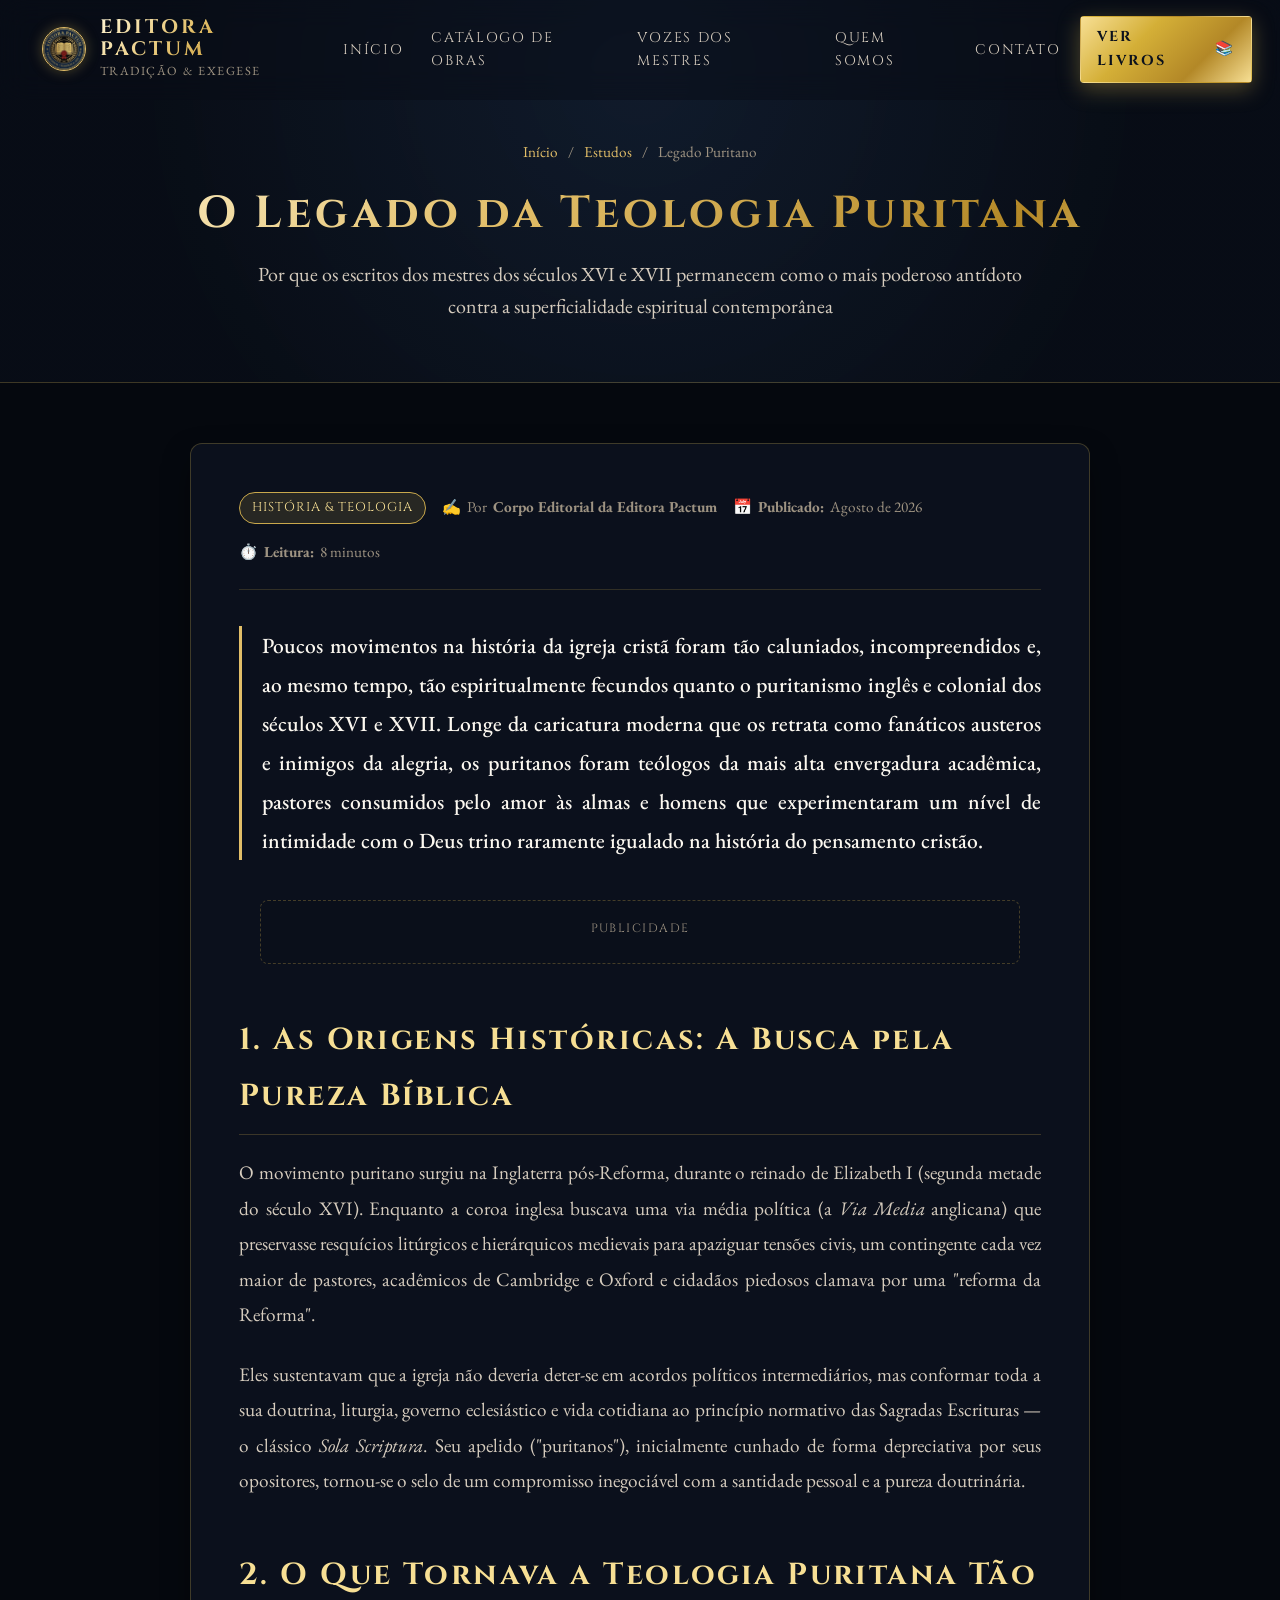
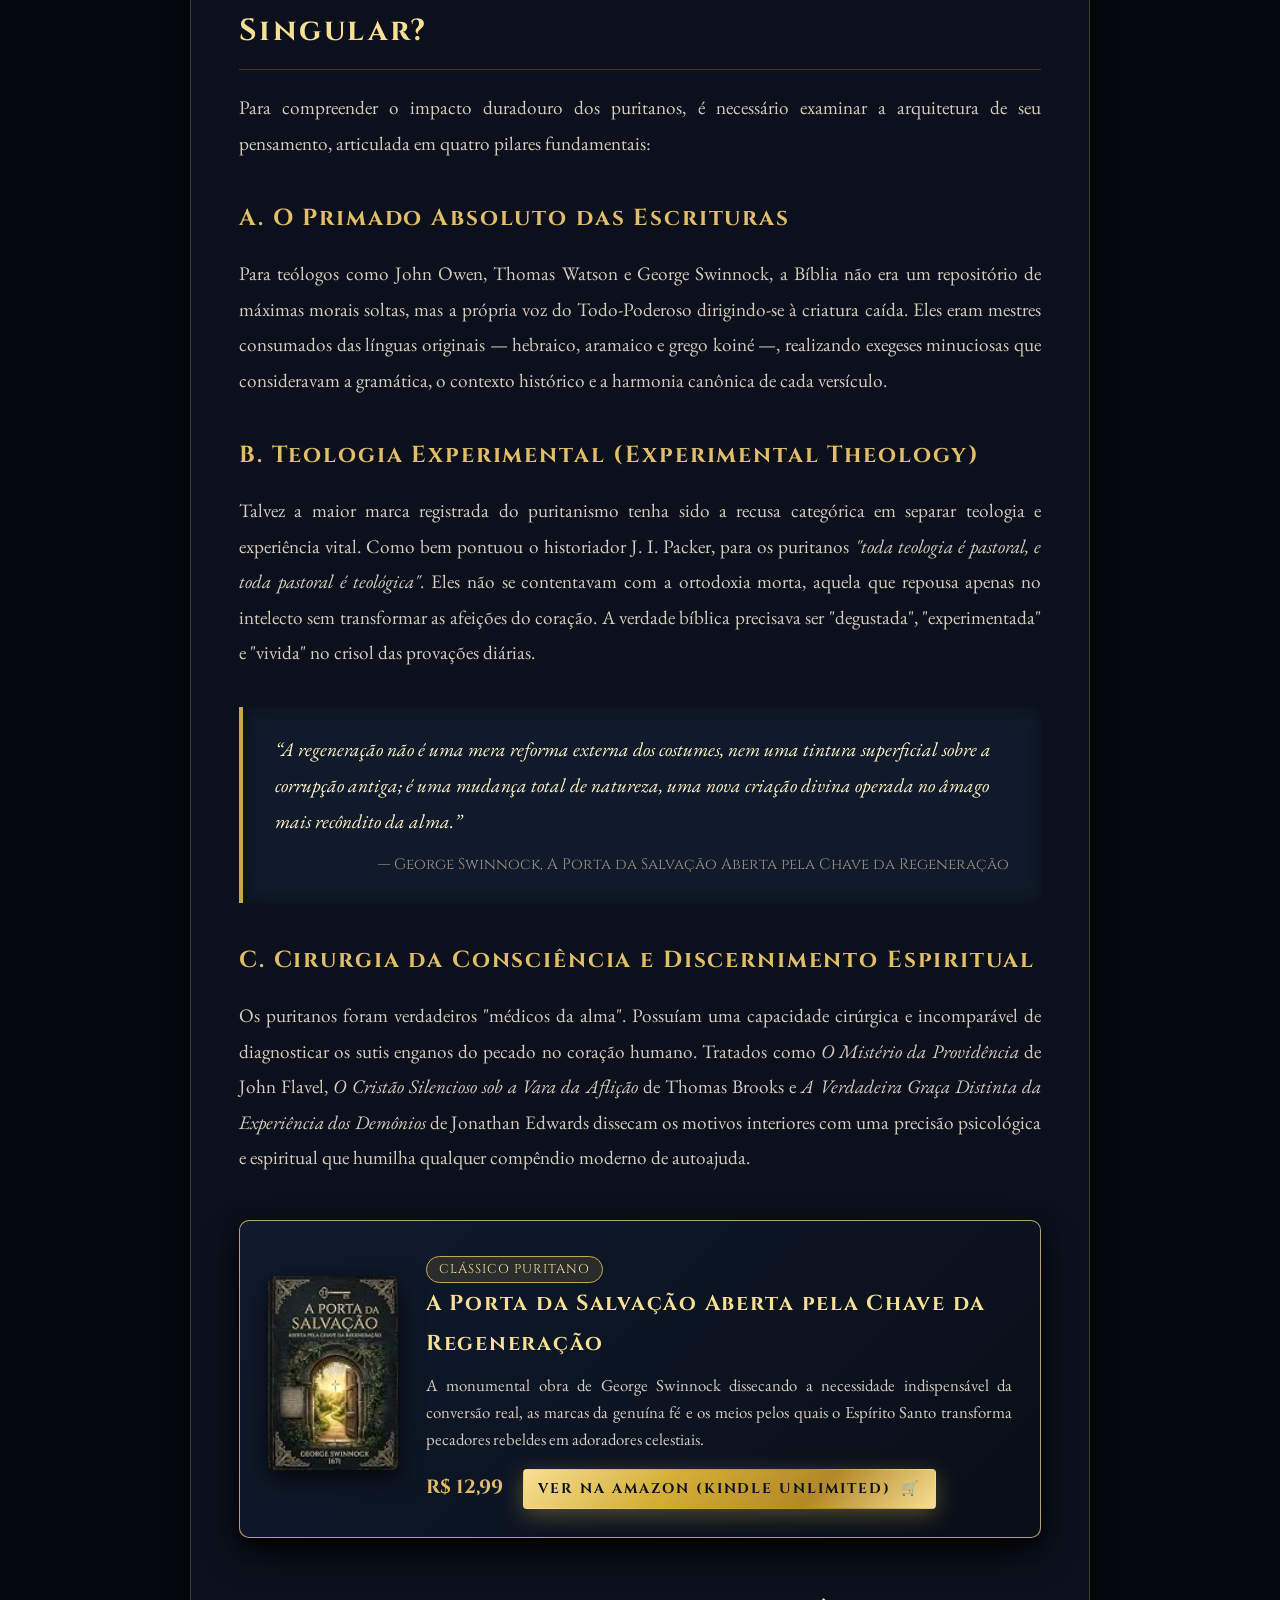
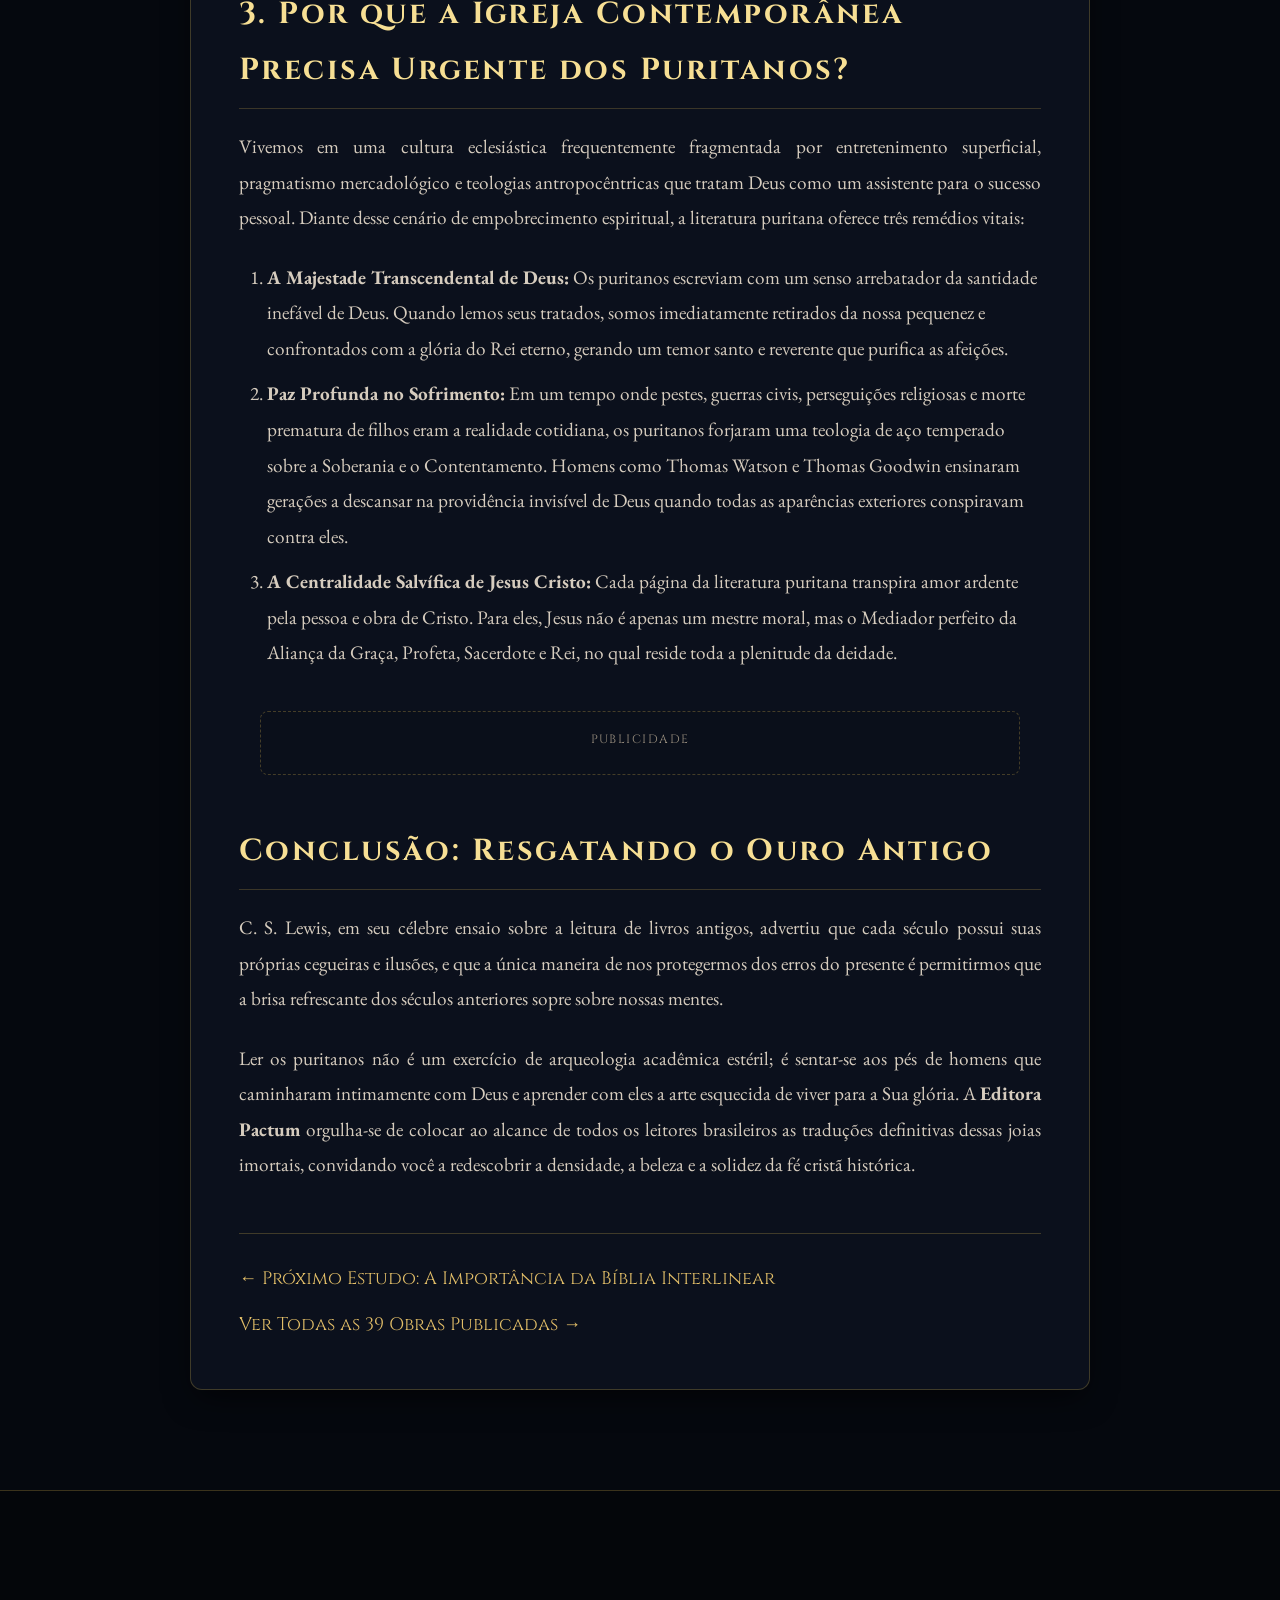
<file: artigo-legado-puritano.html>
<!DOCTYPE html>
<html lang="pt-BR">
<head>
  <meta charset="UTF-8">
  <meta name="viewport" content="width=device-width, initial-scale=1.0">
  <title>O Legado da Teologia Puritana: Por que os Clássicos dos Séculos XVI e XVII Continuam Vitais Hoje? — Editora Pactum</title>
  <meta name="description" content="Um exame histórico e teológico profundo sobre a herança puritana, a piedade experimental, o rigor bíblico e a relevância urgente dos escritos de Edwards, Swinnock e Watson para os dias atuais.">
  <meta name="robots" content="index, follow, max-image-preview:large">
  <link rel="canonical" href="https://www.editorapactum.com.br/artigo-legado-puritano.html">
  <meta name="theme-color" content="#080d16">

  <!-- Google AdSense -->
  <meta name="google-adsense-account" content="ca-pub-7642306921513596">
  <script async src="https://pagead2.googlesyndication.com/pagead/js/adsbygoogle.js?client=ca-pub-7642306921513596" crossorigin="anonymous"></script>

  <!-- Open Graph -->
  <meta property="og:type" content="article">
  <meta property="og:url" content="https://www.editorapactum.com.br/artigo-legado-puritano.html">
  <meta property="og:title" content="O Legado da Teologia Puritana: Por que os Clássicos dos Séculos XVI e XVII Continuam Vitais Hoje?">
  <meta property="og:description" content="Estudo aprofundado sobre a espiritualidade, a hermenêutica e a teologia pastoral dos gigantes puritanos ingleses e americanos.">
  <meta property="og:image" content="https://www.editorapactum.com.br/capas/swinnock_porta_salvacao.jpg">

  <!-- Google Fonts -->
  <link rel="preconnect" href="https://fonts.googleapis.com">
  <link rel="preconnect" href="https://fonts.gstatic.com" crossorigin>
  <link href="https://fonts.googleapis.com/css2?family=Cinzel:wght@400;600;700;900&family=EB+Garamond:ital,wght@0,400;0,500;0,600;0,700;1,400;1,500&display=swap" rel="stylesheet">
  
  <link rel="icon" type="image/png" sizes="32x32" href="favicon-32x32.png">
  <link rel="icon" type="image/png" sizes="16x16" href="favicon-16x16.png">
  <link rel="shortcut icon" href="favicon.ico">
  
  <link rel="stylesheet" href="style.css?v=20261116">

  <!-- Schema.org Article & Breadcrumbs -->
  <script type="application/ld+json">
  {
    "@context": "https://schema.org",
    "@type": "Article",
    "headline": "O Legado da Teologia Puritana: Por que os Clássicos dos Séculos XVI e XVII Continuam Vitais Hoje?",
    "description": "Um exame histórico e teológico profundo sobre a herança puritana, a piedade experimental, o rigor bíblico e a relevância urgente dos escritos puritanos.",
    "image": "https://www.editorapactum.com.br/capas/swinnock_porta_salvacao.jpg",
    "datePublished": "2026-08-20T08:00:00-03:00",
    "dateModified": "2026-09-07T12:00:00-03:00",
    "author": {
      "@type": "Organization",
      "name": "Editora Pactum",
      "url": "https://www.editorapactum.com.br"
    },
    "publisher": {
      "@type": "Organization",
      "name": "Editora Pactum",
      "logo": {
        "@type": "ImageObject",
        "url": "https://www.editorapactum.com.br/logo.png"
      }
    },
    "mainEntityOfPage": {
      "@type": "WebPage",
      "@id": "https://www.editorapactum.com.br/artigo-legado-puritano.html"
    }
  }
  </script>
</head>
<body>

  <!-- NAVEGAÇÃO SUPERIOR -->
  <nav class="navbar" id="navbar">
    <div class="nav-container">
      <a href="/" class="nav-logo">
        <picture>
          <source srcset="logo.webp" type="image/webp">
          <img src="logo.png" alt="Editora Pactum" class="nav-logo-img" width="44" height="44" decoding="async">
        </picture>
        <div class="nav-brand-text">
          <span class="nav-logo-text">Editora Pactum</span>
          <span class="nav-logo-sub">Tradição & Exegese</span>
        </div>
      </a>
      
      <div class="nav-links" id="navLinks">
        <a href="/">Início</a>
        <a href="/#catalogo">Catálogo de Obras</a>
        <a href="/#citacoes">Vozes dos Mestres</a>
        <a href="/sobre.html">Quem Somos</a>
        <a href="/contato.html">Contato</a>
      </div>

      <div class="nav-actions">
        <a href="/#catalogo" class="btn btn-primary" style="padding: 8px 16px; font-size: 0.9rem;">
          <span>Ver Livros</span> 📚
        </a>
        <button class="nav-toggle" id="navToggle" aria-label="Menu Principal">
          <span></span><span></span><span></span>
        </button>
      </div>
    </div>
  </nav>

  <!-- CABEÇALHO DO ARTIGO -->
  <header class="inner-page-hero">
    <div class="container">
      <div class="breadcrumb">
        <a href="/">Início</a> <span>/</span> <a href="/#artigos">Estudos</a> <span>/</span> <span>Legado Puritano</span>
      </div>
      <h1 class="page-title">O Legado da Teologia Puritana</h1>
      <p class="page-subtitle">
        Por que os escritos dos mestres dos séculos XVI e XVII permanecem como o mais poderoso antídoto contra a superficialidade espiritual contemporânea
      </p>
    </div>
  </header>

  <!-- CORPO DO ARTIGO -->
  <main class="page-main-content">
    <div class="container">
      <article class="page-article-layout">
        <div class="article-meta-bar">
          <span class="article-tag-badge">História & Teologia</span>
          <div class="article-meta-item">
            <span>✍️</span> Por <strong>Corpo Editorial da Editora Pactum</strong>
          </div>
          <div class="article-meta-item">
            <span>📅</span> <strong>Publicado:</strong> Agosto de 2026
          </div>
          <div class="article-meta-item">
            <span>⏱️</span> <strong>Leitura:</strong> 8 minutos
          </div>
        </div>

        <div class="article-prose">
          <p class="lead-paragraph">
            Poucos movimentos na história da igreja cristã foram tão caluniados, incompreendidos e, ao mesmo tempo, tão espiritualmente fecundos quanto o puritanismo inglês e colonial dos séculos XVI e XVII. Longe da caricatura moderna que os retrata como fanáticos austeros e inimigos da alegria, os puritanos foram teólogos da mais alta envergadura acadêmica, pastores consumidos pelo amor às almas e homens que experimentaram um nível de intimidade com o Deus trino raramente igualado na história do pensamento cristão.
          </p>

          <!-- BLOCO ADSENSE 1 (TOPO DO ARTIGO) -->
          <div class="adsense-box-wrapper">
            <span class="adsense-disclaimer-label">Publicidade</span>
            <ins class="adsbygoogle"
                 style="display:block; text-align:center;"
                 data-ad-layout="in-article"
                 data-ad-format="fluid"
                 data-ad-client="ca-pub-7642306921513596"
                 data-ad-slot="1234567890"></ins>
            <script>
                 (adsbygoogle = window.adsbygoogle || []).push({});
            </script>
          </div>

          <h2>1. As Origens Históricas: A Busca pela Pureza Bíblica</h2>
          <p>
            O movimento puritano surgiu na Inglaterra pós-Reforma, durante o reinado de Elizabeth I (segunda metade do século XVI). Enquanto a coroa inglesa buscava uma via média política (a <em>Via Media</em> anglicana) que preservasse resquícios litúrgicos e hierárquicos medievais para apaziguar tensões civis, um contingente cada vez maior de pastores, acadêmicos de Cambridge e Oxford e cidadãos piedosos clamava por uma "reforma da Reforma".
          </p>
          <p>
            Eles sustentavam que a igreja não deveria deter-se em acordos políticos intermediários, mas conformar toda a sua doutrina, liturgia, governo eclesiástico e vida cotidiana ao princípio normativo das Sagradas Escrituras — o clássico <em>Sola Scriptura</em>. Seu apelido ("puritanos"), inicialmente cunhado de forma depreciativa por seus opositores, tornou-se o selo de um compromisso inegociável com a santidade pessoal e a pureza doutrinária.
          </p>

          <h2>2. O Que Tornava a Teologia Puritana Tão Singular?</h2>
          <p>
            Para compreender o impacto duradouro dos puritanos, é necessário examinar a arquitetura de seu pensamento, articulada em quatro pilares fundamentais:
          </p>

          <h3>A. O Primado Absoluto das Escrituras</h3>
          <p>
            Para teólogos como John Owen, Thomas Watson e George Swinnock, a Bíblia não era um repositório de máximas morais soltas, mas a própria voz do Todo-Poderoso dirigindo-se à criatura caída. Eles eram mestres consumados das línguas originais — hebraico, aramaico e grego koiné —, realizando exegeses minuciosas que consideravam a gramática, o contexto histórico e a harmonia canônica de cada versículo.
          </p>

          <h3>B. Teologia Experimental (Experimental Theology)</h3>
          <p>
            Talvez a maior marca registrada do puritanismo tenha sido a recusa categórica em separar teologia e experiência vital. Como bem pontuou o historiador J. I. Packer, para os puritanos <em>"toda teologia é pastoral, e toda pastoral é teológica"</em>. Eles não se contentavam com a ortodoxia morta, aquela que repousa apenas no intelecto sem transformar as afeições do coração. A verdade bíblica precisava ser "degustada", "experimentada" e "vivida" no crisol das provações diárias.
          </p>

          <blockquote>
            “A regeneração não é uma mera reforma externa dos costumes, nem uma tintura superficial sobre a corrupção antiga; é uma mudança total de natureza, uma nova criação divina operada no âmago mais recôndito da alma.”
            <cite>— George Swinnock, A Porta da Salvação Aberta pela Chave da Regeneração</cite>
          </blockquote>

          <h3>C. Cirurgia da Consciência e Discernimento Espiritual</h3>
          <p>
            Os puritanos foram verdadeiros "médicos da alma". Possuíam uma capacidade cirúrgica e incomparável de diagnosticar os sutis enganos do pecado no coração humano. Tratados como <em>O Mistério da Providência</em> de John Flavel, <em>O Cristão Silencioso sob a Vara da Aflição</em> de Thomas Brooks e <em>A Verdadeira Graça Distinta da Experiência dos Demônios</em> de Jonathan Edwards dissecam os motivos interiores com uma precisão psicológica e espiritual que humilha qualquer compêndio moderno de autoajuda.
          </p>

          <!-- LIVRO EM DESTAQUE NO ARTIGO -->
          <div class="article-featured-book">
            <picture>
              <source srcset="capas/thumbs/swinnock-porta-salvacao.webp" type="image/webp">
              <img src="capas/swinnock_porta_salvacao.jpg" alt="A Porta da Salvação de George Swinnock" width="130" height="194" loading="lazy" decoding="async">
            </picture>
            <div class="article-book-info">
              <span class="article-tag-badge">Clássico Puritano</span>
              <h4>A Porta da Salvação Aberta pela Chave da Regeneração</h4>
              <p>
                A monumental obra de George Swinnock dissecando a necessidade indispensável da conversão real, as marcas da genuína fé e os meios pelos quais o Espírito Santo transforma pecadores rebeldes em adoradores celestiais.
              </p>
              <div>
                <span class="book-price-tag">R$ 12,99</span>
                <a href="https://www.amazon.com.br/dp/B0H271D3F4?tag=editorapactum-20" target="_blank" rel="noopener" class="btn btn-primary" style="padding: 6px 14px; font-size: 0.88rem;">
                  <span>Ver na Amazon (Kindle Unlimited)</span> 🛒
                </a>
              </div>
            </div>
          </div>

          <h2>3. Por que a Igreja Contemporânea Precisa Urgente dos Puritanos?</h2>
          <p>
            Vivemos em uma cultura eclesiástica frequentemente fragmentada por entretenimento superficial, pragmatismo mercadológico e teologias antropocêntricas que tratam Deus como um assistente para o sucesso pessoal. Diante desse cenário de empobrecimento espiritual, a literatura puritana oferece três remédios vitais:
          </p>
          <ol>
            <li>
              <strong>A Majestade Transcendental de Deus:</strong> Os puritanos escreviam com um senso arrebatador da santidade inefável de Deus. Quando lemos seus tratados, somos imediatamente retirados da nossa pequenez e confrontados com a glória do Rei eterno, gerando um temor santo e reverente que purifica as afeições.
            </li>
            <li>
              <strong>Paz Profunda no Sofrimento:</strong> Em um tempo onde pestes, guerras civis, perseguições religiosas e morte prematura de filhos eram a realidade cotidiana, os puritanos forjaram uma teologia de aço temperado sobre a Soberania e o Contentamento. Homens como Thomas Watson e Thomas Goodwin ensinaram gerações a descansar na providência invisível de Deus quando todas as aparências exteriores conspiravam contra eles.
            </li>
            <li>
              <strong>A Centralidade Salvífica de Jesus Cristo:</strong> Cada página da literatura puritana transpira amor ardente pela pessoa e obra de Cristo. Para eles, Jesus não é apenas um mestre moral, mas o Mediador perfeito da Aliança da Graça, Profeta, Sacerdote e Rei, no qual reside toda a plenitude da deidade.
            </li>
          </ol>

          <!-- BLOCO ADSENSE 2 (FINAL DO ARTIGO) -->
          <div class="adsense-box-wrapper">
            <span class="adsense-disclaimer-label">Publicidade</span>
            <ins class="adsbygoogle"
                 style="display:block"
                 data-ad-client="ca-pub-7642306921513596"
                 data-ad-slot="9876543210"
                 data-ad-format="auto"
                 data-full-width-responsive="true"></ins>
            <script>
                 (adsbygoogle = window.adsbygoogle || []).push({});
            </script>
          </div>

          <h2>Conclusão: Resgatando o Ouro Antigo</h2>
          <p>
            C. S. Lewis, em seu célebre ensaio sobre a leitura de livros antigos, advertiu que cada século possui suas próprias cegueiras e ilusões, e que a única maneira de nos protegermos dos erros do presente é permitirmos que a brisa refrescante dos séculos anteriores sopre sobre nossas mentes.
          </p>
          <p>
            Ler os puritanos não é um exercício de arqueologia acadêmica estéril; é sentar-se aos pés de homens que caminharam intimamente com Deus e aprender com eles a arte esquecida de viver para a Sua glória. A <strong>Editora Pactum</strong> orgulha-se de colocar ao alcance de todos os leitores brasileiros as traduções definitivas dessas joias imortais, convidando você a redescobrir a densidade, a beleza e a solidez da fé cristã histórica.
          </p>
        </div>

        <!-- LINK PARA OUTROS ESTUDOS E CATÁLOGO -->
        <div style="margin-top: 50px; padding-top: 30px; border-top: 1px solid var(--gold-border); display: flex; justify-content: space-between; flex-wrap: wrap; gap: 16px;">
          <a href="/artigo-biblia-interlinear-exegese.html" style="color: var(--gold-400); text-decoration: none; font-family: var(--font-serif-title);">
            ← Próximo Estudo: A Importância da Bíblia Interlinear
          </a>
          <a href="/#catalogo" style="color: var(--gold-400); text-decoration: none; font-family: var(--font-serif-title);">
            Ver Todas as 39 Obras Publicadas →
          </a>
        </div>
      </article>
    </div>
  </main>

  <!-- RODAPÉ COMPLETO -->
  <footer class="footer" id="contato">
    <div class="footer-top">
      <div class="container">
        <div class="footer-grid">
          <div class="footer-brand">
            <div class="footer-brand-header">
              <picture>
                <source srcset="logo.webp" type="image/webp">
                <img src="logo.png" alt="Editora Pactum" class="footer-logo" width="44" height="44" loading="lazy" decoding="async">
              </picture>
              <h3>EDITORA PACTUM</h3>
            </div>
            <p>Tradição Teológica Reformada & Exegese dos Textos Originais.</p>
          </div>

          <div class="footer-col">
            <h4>Institucional</h4>
            <ul>
              <li><a href="/">Início</a></li>
              <li><a href="/sobre.html">Quem Somos</a></li>
              <li><a href="/contato.html">Fale Conosco</a></li>
              <li><a href="/politica-de-privacidade.html">Política de Privacidade</a></li>
              <li><a href="/termos-de-uso.html">Termos de Uso</a></li>
            </ul>
          </div>

          <div class="footer-col">
            <h4>Estudos Teológicos</h4>
            <ul>
              <li><a href="/artigo-legado-puritano.html">O Legado Puritano</a></li>
              <li><a href="/artigo-biblia-interlinear-exegese.html">Bíblias Interlineares</a></li>
              <li><a href="/artigo-contentamento-thomas-watson.html">A Arte do Contentamento</a></li>
              <li><a href="/artigo-verdadeira-graca-edwards.html">Jonathan Edwards & a Graça</a></li>
            </ul>
          </div>

          <div class="footer-col">
            <h4>Plataformas</h4>
            <ul>
              <li><a href="https://www.amazon.com.br/s?i=digital-text&rh=p_27%3AEditora+Pactum&tag=editorapactum-20" target="_blank" rel="noopener">Loja Amazon Brasil ↗</a></li>
              <li><a href="https://www.amazon.com.br/kindle-dbs/ku/ku-landing?tag=editorapactum-20" target="_blank" rel="noopener">Kindle Unlimited ↗</a></li>
            </ul>
          </div>
        </div>
      </div>
    </div>

    <div class="footer-bottom">
      <div class="container">
        <p>© 2026 Editora Pactum. Todos os direitos reservados. <em>Soli Deo Gloria.</em></p>
      </div>
    </div>
  </footer>

  <script defer src="common.js?v=20261116"></script>
</body>
</html>
</file>
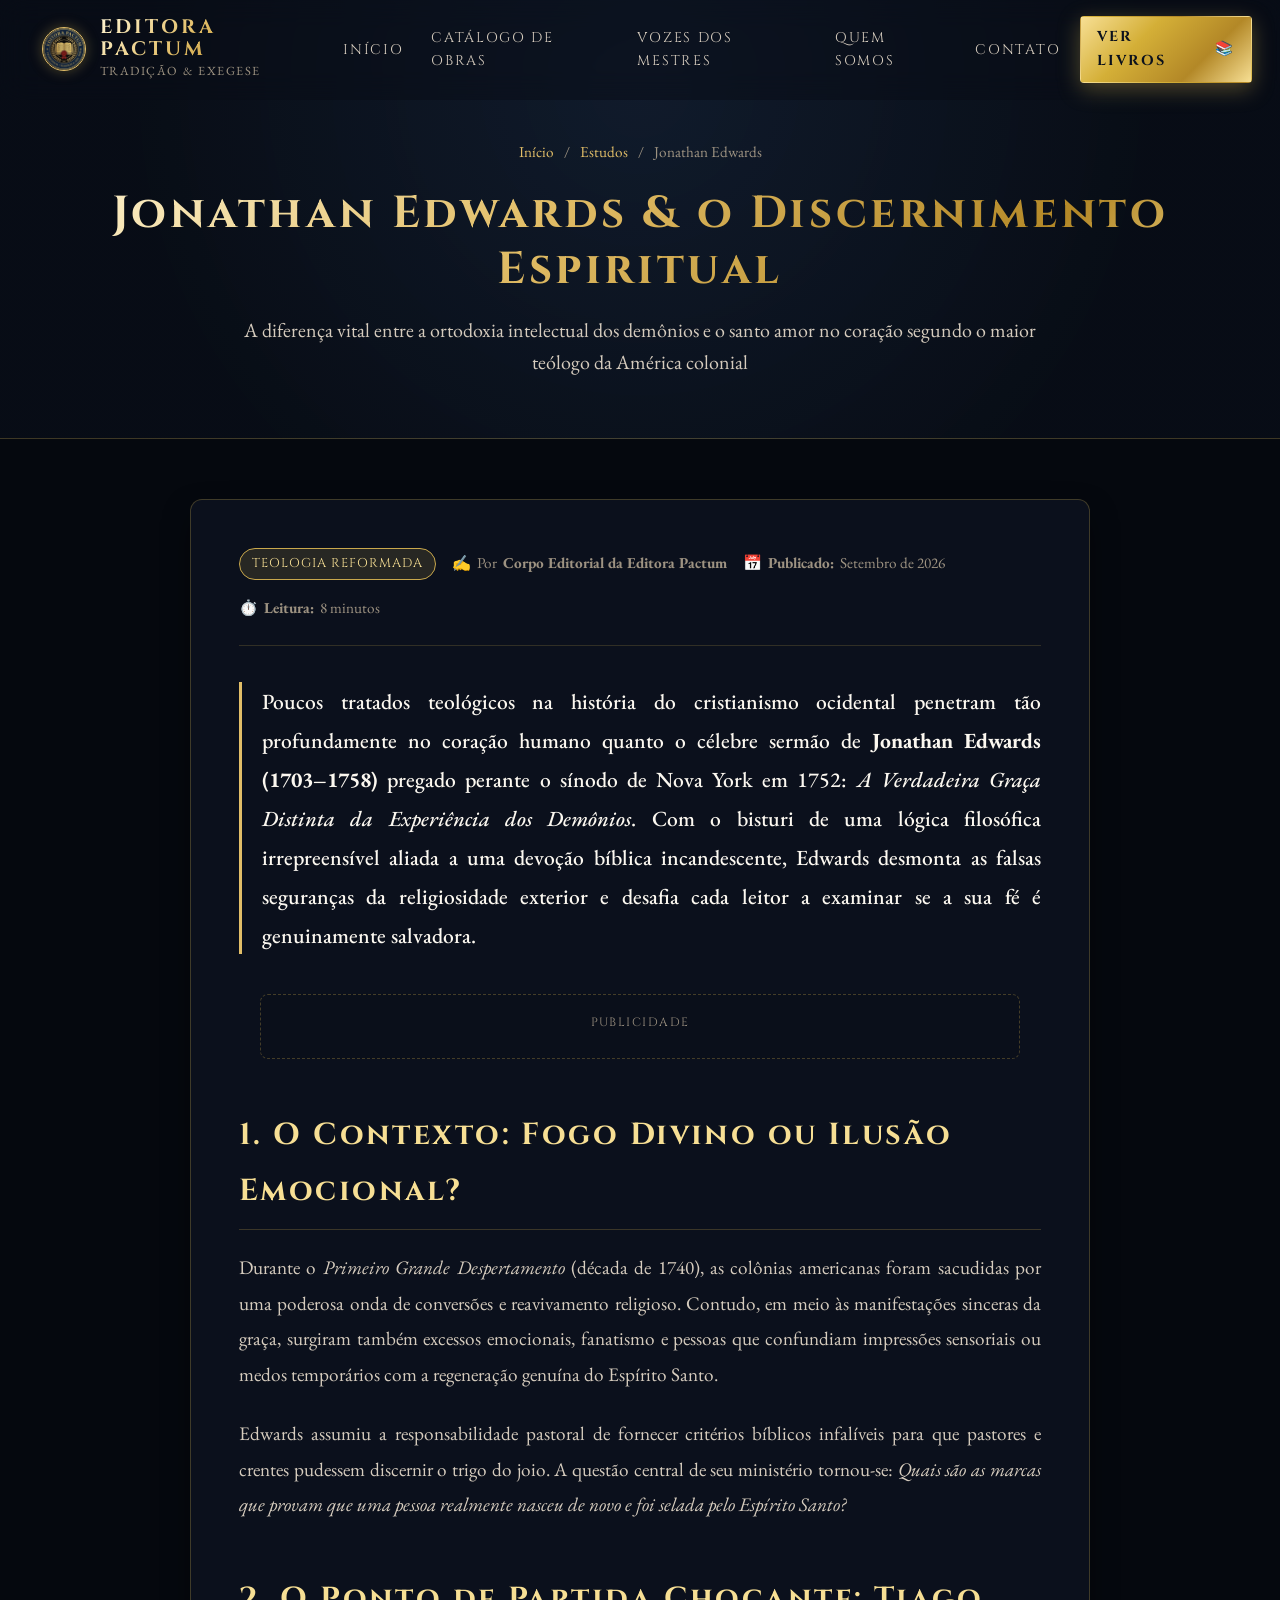
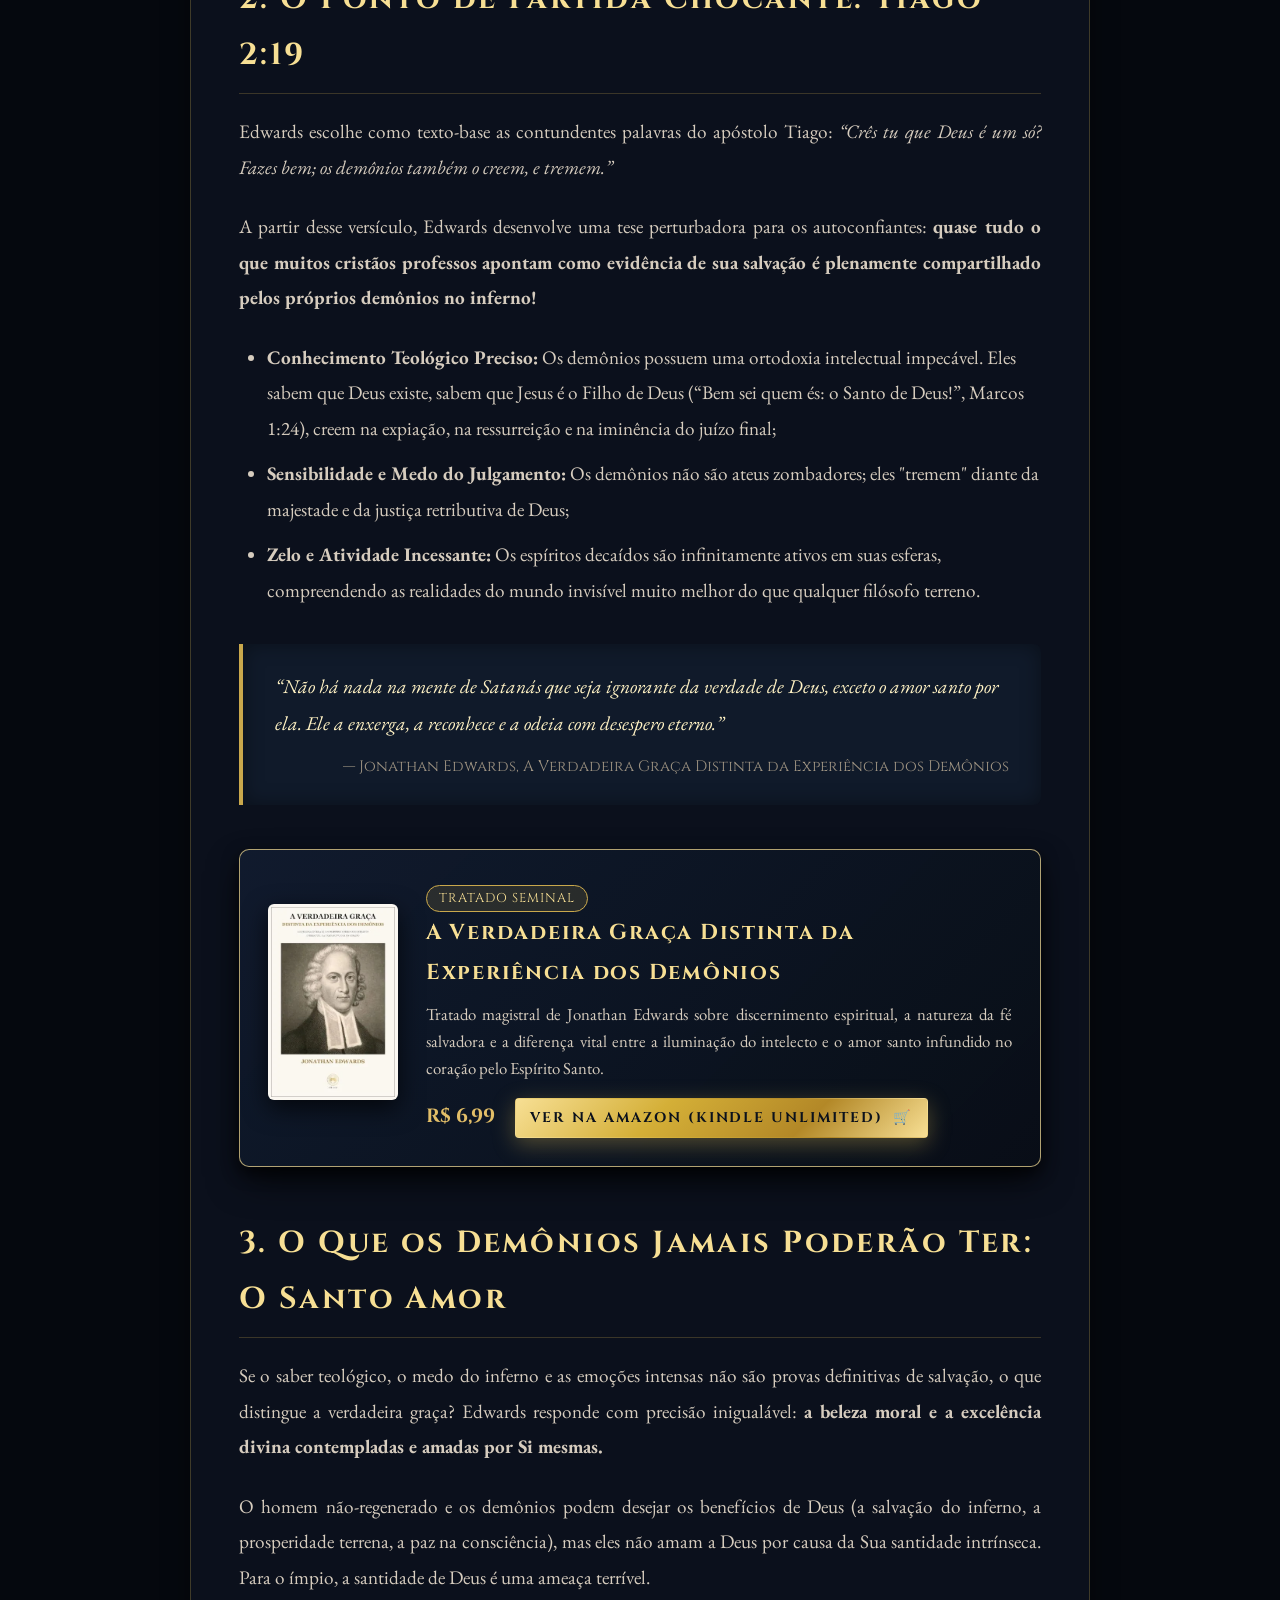
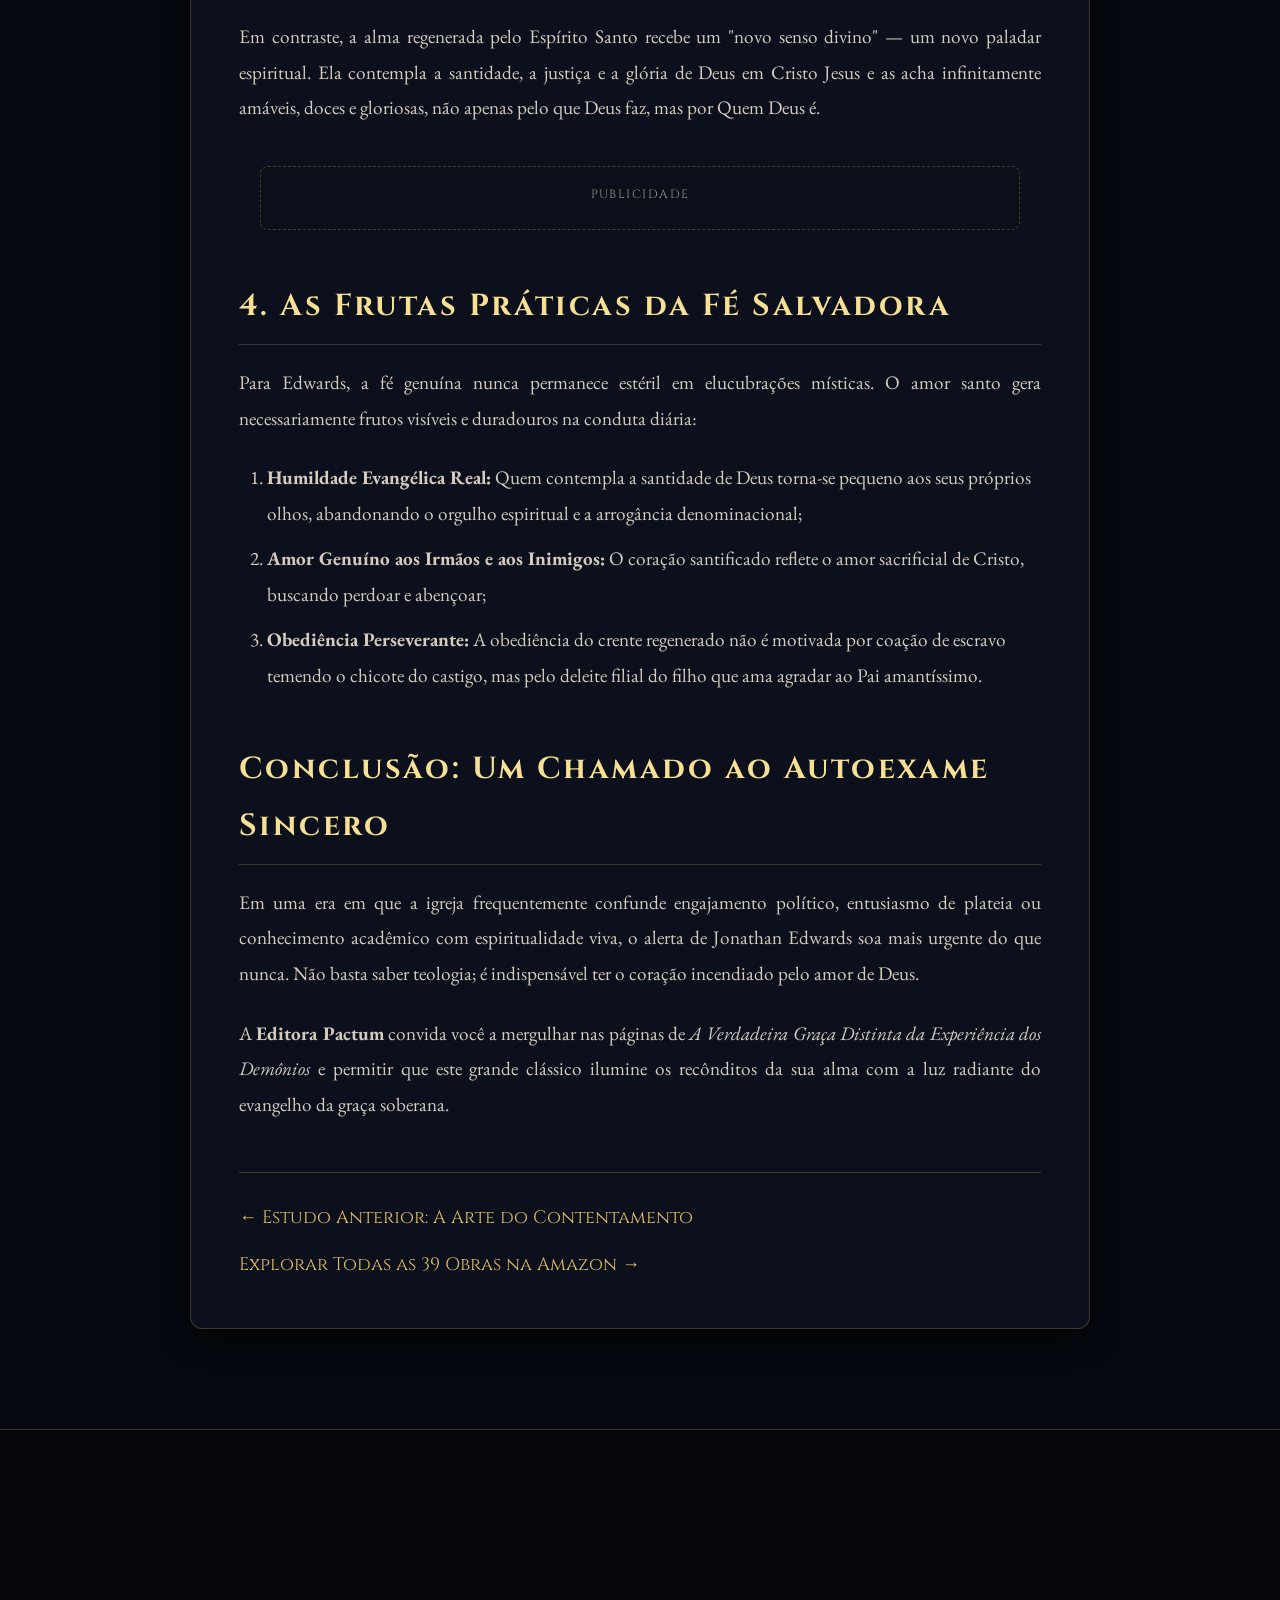
<file: artigo-verdadeira-graca-edwards.html>
<!DOCTYPE html>
<html lang="pt-BR">
<head>
  <meta charset="UTF-8">
  <meta name="viewport" content="width=device-width, initial-scale=1.0">
  <title>Jonathan Edwards e o Discernimento Espiritual: A Verdadeira Graça vs. Ilusões — Editora Pactum</title>
  <meta name="description" content="Um exame teológico profundo do clássico de Jonathan Edwards: A Verdadeira Graça Distinta da Experiência dos Demônios. A diferença vital entre a ortodoxia mental e o amor santo no coração.">
  <meta name="robots" content="index, follow, max-image-preview:large">
  <link rel="canonical" href="https://www.editorapactum.com.br/artigo-verdadeira-graca-edwards.html">
  <meta name="theme-color" content="#080d16">

  <!-- Google AdSense -->
  <meta name="google-adsense-account" content="ca-pub-7642306921513596">
  <script async src="https://pagead2.googlesyndication.com/pagead/js/adsbygoogle.js?client=ca-pub-7642306921513596" crossorigin="anonymous"></script>

  <!-- Open Graph -->
  <meta property="og:type" content="article">
  <meta property="og:url" content="https://www.editorapactum.com.br/artigo-verdadeira-graca-edwards.html">
  <meta property="og:title" content="Jonathan Edwards e o Discernimento Espiritual: A Verdadeira Graça vs. Ilusões">
  <meta property="og:description" content="A anatomia cirúrgica de Jonathan Edwards sobre o autoengano religioso e as marcas indeléveis da fé salvadora genuína.">
  <meta property="og:image" content="https://www.editorapactum.com.br/capas/edwards_verdadeira_graca.jpg">

  <!-- Google Fonts -->
  <link rel="preconnect" href="https://fonts.googleapis.com">
  <link rel="preconnect" href="https://fonts.gstatic.com" crossorigin>
  <link href="https://fonts.googleapis.com/css2?family=Cinzel:wght@400;600;700;900&family=EB+Garamond:ital,wght@0,400;0,500;0,600;0,700;1,400;1,500&display=swap" rel="stylesheet">
  
  <link rel="icon" type="image/png" sizes="32x32" href="favicon-32x32.png">
  <link rel="icon" type="image/png" sizes="16x16" href="favicon-16x16.png">
  <link rel="shortcut icon" href="favicon.ico">
  
  <link rel="stylesheet" href="style.css?v=20261116">

  <!-- Schema.org Article & Breadcrumbs -->
  <script type="application/ld+json">
  {
    "@context": "https://schema.org",
    "@type": "Article",
    "headline": "Jonathan Edwards e o Discernimento Espiritual: A Verdadeira Graça Distinta da Experiência dos Demônios",
    "description": "Estudo teológico sobre o discernimento espiritual, os afetos religiosos e a verdadeira graça salvadora segundo o filósofo e teólogo puritano Jonathan Edwards.",
    "image": "https://www.editorapactum.com.br/capas/edwards_verdadeira_graca.jpg",
    "datePublished": "2026-09-01T08:00:00-03:00",
    "dateModified": "2026-09-07T12:00:00-03:00",
    "author": {
      "@type": "Organization",
      "name": "Editora Pactum",
      "url": "https://www.editorapactum.com.br"
    },
    "publisher": {
      "@type": "Organization",
      "name": "Editora Pactum",
      "logo": {
        "@type": "ImageObject",
        "url": "https://www.editorapactum.com.br/logo.png"
      }
    },
    "mainEntityOfPage": {
      "@type": "WebPage",
      "@id": "https://www.editorapactum.com.br/artigo-verdadeira-graca-edwards.html"
    }
  }
  </script>
</head>
<body>

  <!-- NAVEGAÇÃO SUPERIOR -->
  <nav class="navbar" id="navbar">
    <div class="nav-container">
      <a href="/" class="nav-logo">
        <picture>
          <source srcset="logo.webp" type="image/webp">
          <img src="logo.png" alt="Editora Pactum" class="nav-logo-img" width="44" height="44" decoding="async">
        </picture>
        <div class="nav-brand-text">
          <span class="nav-logo-text">Editora Pactum</span>
          <span class="nav-logo-sub">Tradição & Exegese</span>
        </div>
      </a>
      
      <div class="nav-links" id="navLinks">
        <a href="/">Início</a>
        <a href="/#catalogo">Catálogo de Obras</a>
        <a href="/#citacoes">Vozes dos Mestres</a>
        <a href="/sobre.html">Quem Somos</a>
        <a href="/contato.html">Contato</a>
      </div>

      <div class="nav-actions">
        <a href="/#catalogo" class="btn btn-primary" style="padding: 8px 16px; font-size: 0.9rem;">
          <span>Ver Livros</span> 📚
        </a>
        <button class="nav-toggle" id="navToggle" aria-label="Menu Principal">
          <span></span><span></span><span></span>
        </button>
      </div>
    </div>
  </nav>

  <!-- CABEÇALHO DO ARTIGO -->
  <header class="inner-page-hero">
    <div class="container">
      <div class="breadcrumb">
        <a href="/">Início</a> <span>/</span> <a href="/#artigos">Estudos</a> <span>/</span> <span>Jonathan Edwards</span>
      </div>
      <h1 class="page-title">Jonathan Edwards & o Discernimento Espiritual</h1>
      <p class="page-subtitle">
        A diferença vital entre a ortodoxia intelectual dos demônios e o santo amor no coração segundo o maior teólogo da América colonial
      </p>
    </div>
  </header>

  <!-- CORPO DO ARTIGO -->
  <main class="page-main-content">
    <div class="container">
      <article class="page-article-layout">
        <div class="article-meta-bar">
          <span class="article-tag-badge">Teologia Reformada</span>
          <div class="article-meta-item">
            <span>✍️</span> Por <strong>Corpo Editorial da Editora Pactum</strong>
          </div>
          <div class="article-meta-item">
            <span>📅</span> <strong>Publicado:</strong> Setembro de 2026
          </div>
          <div class="article-meta-item">
            <span>⏱️</span> <strong>Leitura:</strong> 8 minutos
          </div>
        </div>

        <div class="article-prose">
          <p class="lead-paragraph">
            Poucos tratados teológicos na história do cristianismo ocidental penetram tão profundamente no coração humano quanto o célebre sermão de <strong>Jonathan Edwards (1703–1758)</strong> pregado perante o sínodo de Nova York em 1752: <em>A Verdadeira Graça Distinta da Experiência dos Demônios</em>. Com o bisturi de uma lógica filosófica irrepreensível aliada a uma devoção bíblica incandescente, Edwards desmonta as falsas seguranças da religiosidade exterior e desafia cada leitor a examinar se a sua fé é genuinamente salvadora.
          </p>

          <!-- BLOCO ADSENSE 1 -->
          <div class="adsense-box-wrapper">
            <span class="adsense-disclaimer-label">Publicidade</span>
            <ins class="adsbygoogle"
                 style="display:block; text-align:center;"
                 data-ad-layout="in-article"
                 data-ad-format="fluid"
                 data-ad-client="ca-pub-7642306921513596"
                 data-ad-slot="1234567893"></ins>
            <script>
                 (adsbygoogle = window.adsbygoogle || []).push({});
            </script>
          </div>

          <h2>1. O Contexto: Fogo Divino ou Ilusão Emocional?</h2>
          <p>
            Durante o <em>Primeiro Grande Despertamento</em> (década de 1740), as colônias americanas foram sacudidas por uma poderosa onda de conversões e reavivamento religioso. Contudo, em meio às manifestações sinceras da graça, surgiram também excessos emocionais, fanatismo e pessoas que confundiam impressões sensoriais ou medos temporários com a regeneração genuína do Espírito Santo.
          </p>
          <p>
            Edwards assumiu a responsabilidade pastoral de fornecer critérios bíblicos infalíveis para que pastores e crentes pudessem discernir o trigo do joio. A questão central de seu ministério tornou-se: <em>Quais são as marcas que provam que uma pessoa realmente nasceu de novo e foi selada pelo Espírito Santo?</em>
          </p>

          <h2>2. O Ponto de Partida Chocante: Tiago 2:19</h2>
          <p>
            Edwards escolhe como texto-base as contundentes palavras do apóstolo Tiago: <em>“Crês tu que Deus é um só? Fazes bem; os demônios também o creem, e tremem.”</em>
          </p>
          <p>
            A partir desse versículo, Edwards desenvolve uma tese perturbadora para os autoconfiantes: <strong>quase tudo o que muitos cristãos professos apontam como evidência de sua salvação é plenamente compartilhado pelos próprios demônios no inferno!</strong>
          </p>
          <ul>
            <li><strong>Conhecimento Teológico Preciso:</strong> Os demônios possuem uma ortodoxia intelectual impecável. Eles sabem que Deus existe, sabem que Jesus é o Filho de Deus (“Bem sei quem és: o Santo de Deus!”, Marcos 1:24), creem na expiação, na ressurreição e na iminência do juízo final;</li>
            <li><strong>Sensibilidade e Medo do Julgamento:</strong> Os demônios não são ateus zombadores; eles "tremem" diante da majestade e da justiça retributiva de Deus;</li>
            <li><strong>Zelo e Atividade Incessante:</strong> Os espíritos decaídos são infinitamente ativos em suas esferas, compreendendo as realidades do mundo invisível muito melhor do que qualquer filósofo terreno.</li>
          </ul>

          <blockquote>
            “Não há nada na mente de Satanás que seja ignorante da verdade de Deus, exceto o amor santo por ela. Ele a enxerga, a reconhece e a odeia com desespero eterno.”
            <cite>— Jonathan Edwards, A Verdadeira Graça Distinta da Experiência dos Demônios</cite>
          </blockquote>

          <!-- LIVRO EM DESTAQUE NO ARTIGO -->
          <div class="article-featured-book">
            <picture>
              <source srcset="capas/thumbs/edwards-verdadeira-graca.webp" type="image/webp">
              <img src="capas/edwards_verdadeira_graca.jpg" alt="A Verdadeira Graça de Jonathan Edwards" width="130" height="195" loading="lazy" decoding="async">
            </picture>
            <div class="article-book-info">
              <span class="article-tag-badge">Tratado Seminal</span>
              <h4>A Verdadeira Graça Distinta da Experiência dos Demônios</h4>
              <p>
                Tratado magistral de Jonathan Edwards sobre discernimento espiritual, a natureza da fé salvadora e a diferença vital entre a iluminação do intelecto e o amor santo infundido no coração pelo Espírito Santo.
              </p>
              <div>
                <span class="book-price-tag">R$ 6,99</span>
                <a href="https://www.amazon.com.br/dp/B0HGBSD579?tag=editorapactum-20" target="_blank" rel="noopener" class="btn btn-primary" style="padding: 6px 14px; font-size: 0.88rem;">
                  <span>Ver na Amazon (Kindle Unlimited)</span> 🛒
                </a>
              </div>
            </div>
          </div>

          <h2>3. O Que os Demônios Jamais Poderão Ter: O Santo Amor</h2>
          <p>
            Se o saber teológico, o medo do inferno e as emoções intensas não são provas definitivas de salvação, o que distingue a verdadeira graça? Edwards responde com precisão inigualável: <strong>a beleza moral e a excelência divina contempladas e amadas por Si mesmas.</strong>
          </p>
          <p>
            O homem não-regenerado e os demônios podem desejar os benefícios de Deus (a salvação do inferno, a prosperidade terrena, a paz na consciência), mas eles não amam a Deus por causa da Sua santidade intrínseca. Para o ímpio, a santidade de Deus é uma ameaça terrível.
          </p>
          <p>
            Em contraste, a alma regenerada pelo Espírito Santo recebe um "novo senso divino" — um novo paladar espiritual. Ela contempla a santidade, a justiça e a glória de Deus em Cristo Jesus e as acha infinitamente amáveis, doces e gloriosas, não apenas pelo que Deus faz, mas por Quem Deus é.
          </p>

          <!-- BLOCO ADSENSE 2 -->
          <div class="adsense-box-wrapper">
            <span class="adsense-disclaimer-label">Publicidade</span>
            <ins class="adsbygoogle"
                 style="display:block"
                 data-ad-client="ca-pub-7642306921513596"
                 data-ad-slot="9876543213"
                 data-ad-format="auto"
                 data-full-width-responsive="true"></ins>
            <script>
                 (adsbygoogle = window.adsbygoogle || []).push({});
            </script>
          </div>

          <h2>4. As Frutas Práticas da Fé Salvadora</h2>
          <p>
            Para Edwards, a fé genuína nunca permanece estéril em elucubrações místicas. O amor santo gera necessariamente frutos visíveis e duradouros na conduta diária:
          </p>
          <ol>
            <li><strong>Humildade Evangélica Real:</strong> Quem contempla a santidade de Deus torna-se pequeno aos seus próprios olhos, abandonando o orgulho espiritual e a arrogância denominacional;</li>
            <li><strong>Amor Genuíno aos Irmãos e aos Inimigos:</strong> O coração santificado reflete o amor sacrificial de Cristo, buscando perdoar e abençoar;</li>
            <li><strong>Obediência Perseverante:</strong> A obediência do crente regenerado não é motivada por coação de escravo temendo o chicote do castigo, mas pelo deleite filial do filho que ama agradar ao Pai amantíssimo.</li>
          </ol>

          <h2>Conclusão: Um Chamado ao Autoexame Sincero</h2>
          <p>
            Em uma era em que a igreja frequentemente confunde engajamento político, entusiasmo de plateia ou conhecimento acadêmico com espiritualidade viva, o alerta de Jonathan Edwards soa mais urgente do que nunca. Não basta saber teologia; é indispensável ter o coração incendiado pelo amor de Deus.
          </p>
          <p>
            A <strong>Editora Pactum</strong> convida você a mergulhar nas páginas de <em>A Verdadeira Graça Distinta da Experiência dos Demônios</em> e permitir que este grande clássico ilumine os recônditos da sua alma com a luz radiante do evangelho da graça soberana.
          </p>
        </div>

        <!-- LINK PARA OUTROS ESTUDOS E CATÁLOGO -->
        <div style="margin-top: 50px; padding-top: 30px; border-top: 1px solid var(--gold-border); display: flex; justify-content: space-between; flex-wrap: wrap; gap: 16px;">
          <a href="/artigo-contentamento-thomas-watson.html" style="color: var(--gold-400); text-decoration: none; font-family: var(--font-serif-title);">
            ← Estudo Anterior: A Arte do Contentamento
          </a>
          <a href="/#catalogo" style="color: var(--gold-400); text-decoration: none; font-family: var(--font-serif-title);">
            Explorar Todas as 39 Obras na Amazon →
          </a>
        </div>
      </article>
    </div>
  </main>

  <!-- RODAPÉ COMPLETO -->
  <footer class="footer" id="contato">
    <div class="footer-top">
      <div class="container">
        <div class="footer-grid">
          <div class="footer-brand">
            <div class="footer-brand-header">
              <picture>
                <source srcset="logo.webp" type="image/webp">
                <img src="logo.png" alt="Editora Pactum" class="footer-logo" width="44" height="44" loading="lazy" decoding="async">
              </picture>
              <h3>EDITORA PACTUM</h3>
            </div>
            <p>Tradição Teológica Reformada & Exegese dos Textos Originais.</p>
          </div>

          <div class="footer-col">
            <h4>Institucional</h4>
            <ul>
              <li><a href="/">Início</a></li>
              <li><a href="/sobre.html">Quem Somos</a></li>
              <li><a href="/contato.html">Fale Conosco</a></li>
              <li><a href="/politica-de-privacidade.html">Política de Privacidade</a></li>
              <li><a href="/termos-de-uso.html">Termos de Uso</a></li>
            </ul>
          </div>

          <div class="footer-col">
            <h4>Estudos Teológicos</h4>
            <ul>
              <li><a href="/artigo-legado-puritano.html">O Legado Puritano</a></li>
              <li><a href="/artigo-biblia-interlinear-exegese.html">Bíblias Interlineares</a></li>
              <li><a href="/artigo-contentamento-thomas-watson.html">A Arte do Contentamento</a></li>
              <li><a href="/artigo-verdadeira-graca-edwards.html">Jonathan Edwards & a Graça</a></li>
            </ul>
          </div>

          <div class="footer-col">
            <h4>Plataformas</h4>
            <ul>
              <li><a href="https://www.amazon.com.br/s?i=digital-text&rh=p_27%3AEditora+Pactum&tag=editorapactum-20" target="_blank" rel="noopener">Loja Amazon Brasil ↗</a></li>
              <li><a href="https://www.amazon.com.br/kindle-dbs/ku/ku-landing?tag=editorapactum-20" target="_blank" rel="noopener">Kindle Unlimited ↗</a></li>
            </ul>
          </div>
        </div>
      </div>
    </div>

    <div class="footer-bottom">
      <div class="container">
        <p>© 2026 Editora Pactum. Todos os direitos reservados. <em>Soli Deo Gloria.</em></p>
      </div>
    </div>
  </footer>

  <script defer src="common.js?v=20261116"></script>
</body>
</html>
</file>
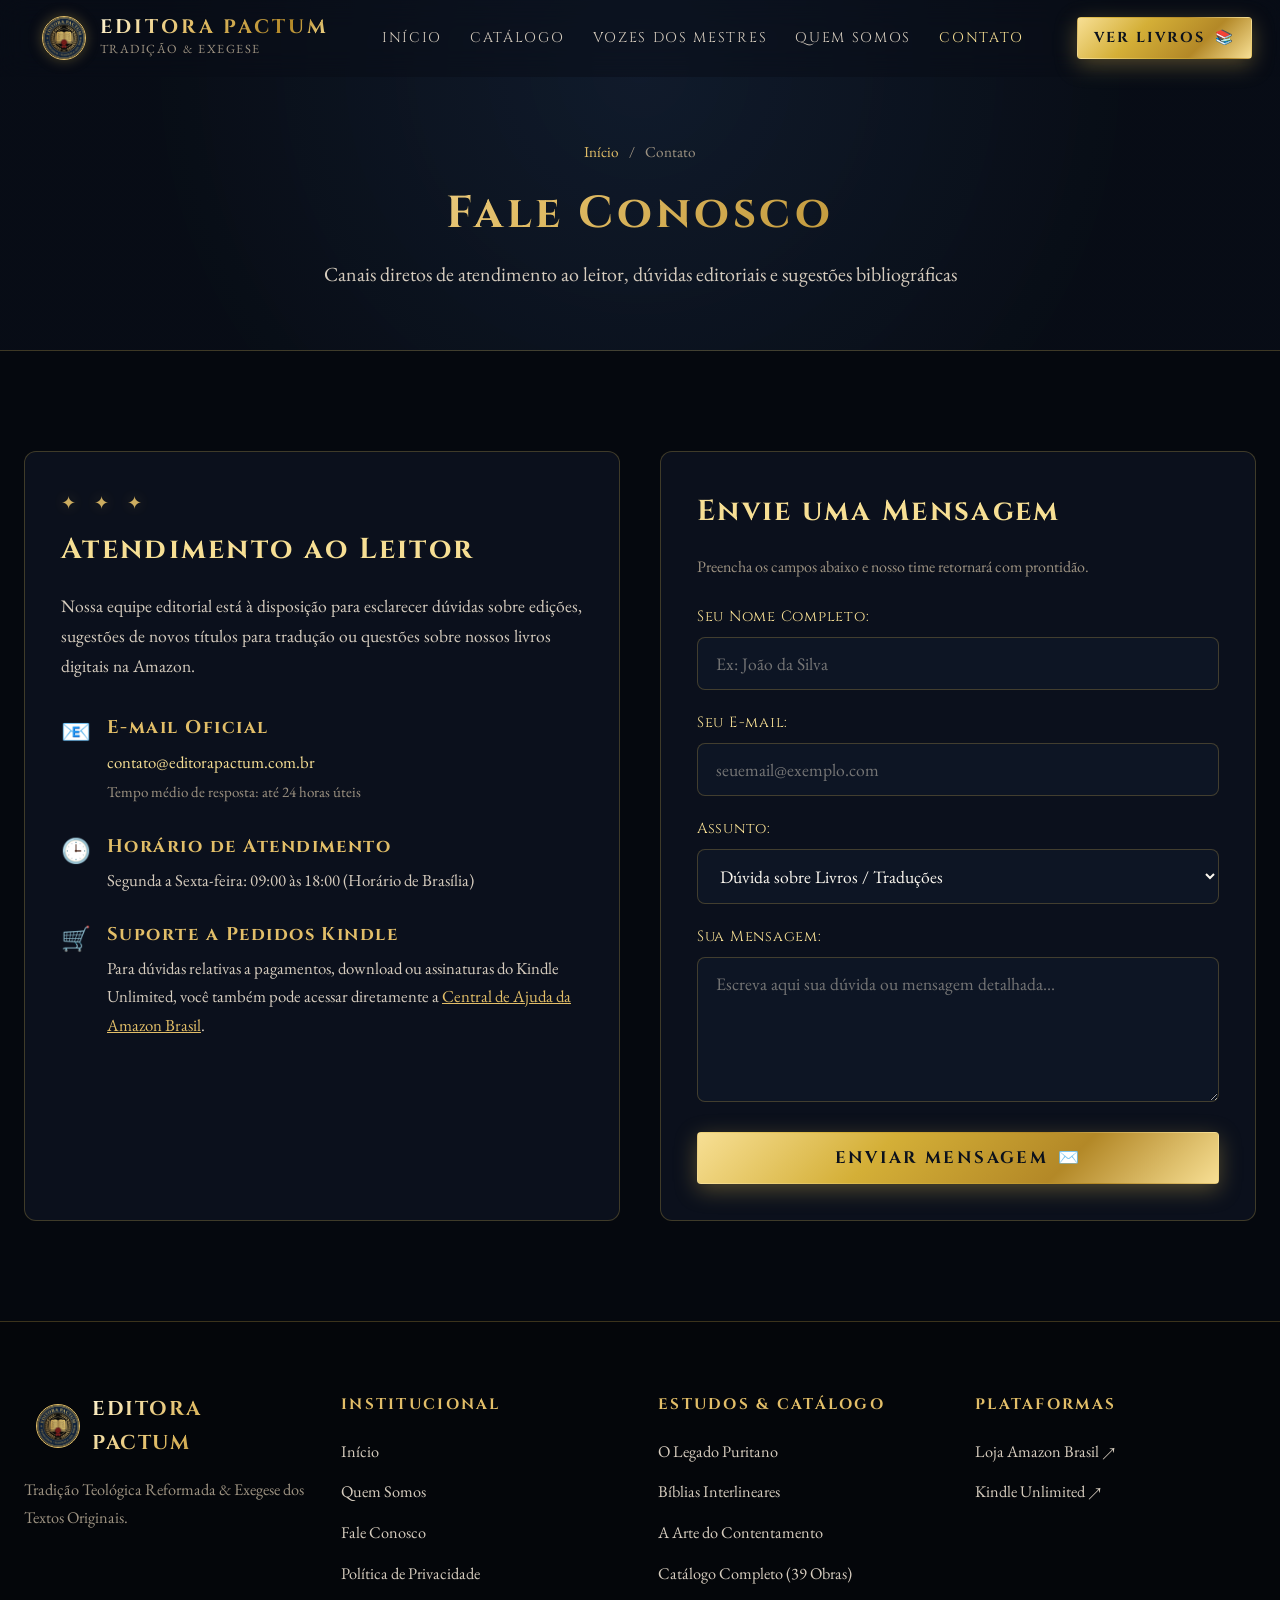
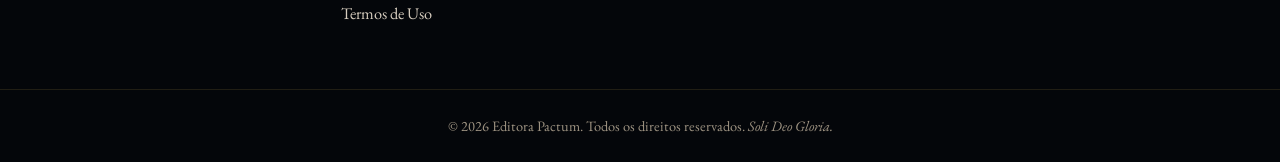
<file: contato.html>
<!DOCTYPE html>
<html lang="pt-BR">
<head>
  <meta charset="UTF-8">
  <meta name="viewport" content="width=device-width, initial-scale=1.0">
  <title>Fale Conosco — Editora Pactum | Contato & Atendimento</title>
  <meta name="description" content="Entre em contato com o time editorial e de atendimento da Editora Pactum. Informações institucionais, suporte ao leitor e esclarecimento de dúvidas.">
  <meta name="robots" content="index, follow">
  <link rel="canonical" href="https://www.editorapactum.com.br/contato.html">
  <meta name="theme-color" content="#080d16">

  <!-- Google AdSense -->
  <meta name="google-adsense-account" content="ca-pub-7642306921513596">
  <script async src="https://pagead2.googlesyndication.com/pagead/js/adsbygoogle.js?client=ca-pub-7642306921513596" crossorigin="anonymous"></script>

  <!-- Open Graph -->
  <meta property="og:type" content="website">
  <meta property="og:url" content="https://www.editorapactum.com.br/contato.html">
  <meta property="og:title" content="Fale Conosco — Editora Pactum">
  <meta property="og:description" content="Canal direto de contato e suporte aos leitores da Editora Pactum.">
  <meta property="og:image" content="https://www.editorapactum.com.br/logo.png">

  <!-- Google Fonts -->
  <link rel="preconnect" href="https://fonts.googleapis.com">
  <link rel="preconnect" href="https://fonts.gstatic.com" crossorigin>
  <link href="https://fonts.googleapis.com/css2?family=Cinzel:wght@400;600;700;900&family=EB+Garamond:ital,wght@0,400;0,500;0,600;0,700;1,400;1,500&display=swap" rel="stylesheet">
  
  <link rel="icon" type="image/png" sizes="32x32" href="favicon-32x32.png">
  <link rel="icon" type="image/png" sizes="16x16" href="favicon-16x16.png">
  <link rel="shortcut icon" href="favicon.ico">
  
  <link rel="stylesheet" href="style.css?v=20261116">

  <!-- Schema.org ContactPage -->
  <script type="application/ld+json">
  {
    "@context": "https://schema.org",
    "@type": "ContactPage",
    "mainEntity": {
      "@type": "Organization",
      "name": "Editora Pactum",
      "url": "https://www.editorapactum.com.br",
      "logo": "https://www.editorapactum.com.br/logo.png",
      "email": "contato@editorapactum.com.br",
      "contactPoint": {
        "@type": "ContactPoint",
        "email": "contato@editorapactum.com.br",
        "contactType": "customer service",
        "availableLanguage": ["Portuguese", "English", "Spanish"]
      }
    }
  }
  </script>
</head>
<body>

  <!-- NAVEGAÇÃO SUPERIOR -->
  <nav class="navbar" id="navbar">
    <div class="nav-container">
      <a href="/" class="nav-logo">
        <picture>
          <source srcset="logo.webp" type="image/webp">
          <img src="logo.png" alt="Editora Pactum" class="nav-logo-img" width="44" height="44" decoding="async">
        </picture>
        <div class="nav-brand-text">
          <span class="nav-logo-text">Editora Pactum</span>
          <span class="nav-logo-sub">Tradição & Exegese</span>
        </div>
      </a>
      
      <div class="nav-links" id="navLinks">
        <a href="/">Início</a>
        <a href="/#catalogo">Catálogo</a>
        <a href="/#citacoes">Vozes dos Mestres</a>
        <a href="/sobre.html">Quem Somos</a>
        <a href="/contato.html" style="color: var(--gold-300);">Contato</a>
      </div>

      <div class="nav-actions">
        <a href="/#catalogo" class="btn btn-primary" style="padding: 8px 16px; font-size: 0.9rem;">
          <span>Ver Livros</span> 📚
        </a>
        <button class="nav-toggle" id="navToggle" aria-label="Menu Principal">
          <span></span><span></span><span></span>
        </button>
      </div>
    </div>
  </nav>

  <!-- CABEÇALHO DA PÁGINA -->
  <header class="inner-page-hero">
    <div class="container">
      <div class="breadcrumb">
        <a href="/">Início</a> <span>/</span> <span>Contato</span>
      </div>
      <h1 class="page-title">Fale Conosco</h1>
      <p class="page-subtitle">
        Canais diretos de atendimento ao leitor, dúvidas editoriais e sugestões bibliográficas
      </p>
    </div>
  </header>

  <!-- CONTEÚDO PRINCIPAL -->
  <main class="page-main-content">
    <div class="container">
      <div class="contact-grid">
        
        <!-- CARD DE INFORMAÇÕES DE CONTATO -->
        <div class="contact-info-card">
          <div class="section-ornament" style="text-align: left; margin-bottom: 8px;">✦ ✦ ✦</div>
          <h2 style="font-size: 1.8rem; color: var(--gold-300); margin-bottom: 16px;">Atendimento ao Leitor</h2>
          <p style="color: var(--text-secondary); margin-bottom: 32px; font-size: 1.1rem; line-height: 1.7;">
            Nossa equipe editorial está à disposição para esclarecer dúvidas sobre edições, sugestões de novos títulos para tradução ou questões sobre nossos livros digitais na Amazon.
          </p>

          <div class="contact-info-item">
            <div class="contact-icon">📧</div>
            <div>
              <h3 style="font-size: 1.15rem; color: var(--gold-400); margin-bottom: 4px;">E-mail Oficial</h3>
              <p style="color: var(--text-primary); margin: 0; font-size: 1.05rem;">
                <a href="mailto:contato@editorapactum.com.br" style="color: var(--gold-300); text-decoration: none;">contato@editorapactum.com.br</a>
              </p>
              <small style="color: var(--text-muted);">Tempo médio de resposta: até 24 horas úteis</small>
            </div>
          </div>

          <div class="contact-info-item">
            <div class="contact-icon">🕒</div>
            <div>
              <h3 style="font-size: 1.15rem; color: var(--gold-400); margin-bottom: 4px;">Horário de Atendimento</h3>
              <p style="color: var(--text-secondary); margin: 0; font-size: 1.05rem;">
                Segunda a Sexta-feira: 09:00 às 18:00 (Horário de Brasília)
              </p>
            </div>
          </div>

          <div class="contact-info-item">
            <div class="contact-icon">🛒</div>
            <div>
              <h3 style="font-size: 1.15rem; color: var(--gold-400); margin-bottom: 4px;">Suporte a Pedidos Kindle</h3>
              <p style="color: var(--text-secondary); margin: 0; font-size: 1.05rem;">
                Para dúvidas relativas a pagamentos, download ou assinaturas do Kindle Unlimited, você também pode acessar diretamente a <a href="https://www.amazon.com.br/ajuda" target="_blank" rel="noopener" style="color: var(--gold-400);">Central de Ajuda da Amazon Brasil</a>.
              </p>
            </div>
          </div>
        </div>

        <!-- FORMULÁRIO DE CONTATO -->
        <div class="contact-form-card">
          <h2 style="font-size: 1.8rem; color: var(--gold-300); margin-bottom: 16px;">Envie uma Mensagem</h2>
          <p style="color: var(--text-muted); margin-bottom: 24px; font-size: 1rem;">
            Preencha os campos abaixo e nosso time retornará com prontidão.
          </p>

          <form onsubmit="handleContactSubmit(event)">
            <div class="form-group">
              <label for="nome">Seu Nome Completo:</label>
              <input type="text" id="nome" class="form-control" placeholder="Ex: João da Silva" required>
            </div>

            <div class="form-group">
              <label for="email">Seu E-mail:</label>
              <input type="email" id="email" class="form-control" placeholder="seuemail@exemplo.com" required>
            </div>

            <div class="form-group">
              <label for="assunto">Assunto:</label>
              <select id="assunto" class="form-control" required style="background: var(--bg-input); color: var(--text-primary);">
                <option value="duvidas">Dúvida sobre Livros / Traduções</option>
                <option value="sugestao">Sugestão de Obra Puritana</option>
                <option value="parceria">Parcerias / Imprensa / Teologia</option>
                <option value="privacidade">Privacidade / LGPD</option>
                <option value="outro">Outro Assunto</option>
              </select>
            </div>

            <div class="form-group">
              <label for="mensagem">Sua Mensagem:</label>
              <textarea id="mensagem" class="form-control" rows="5" placeholder="Escreva aqui sua dúvida ou mensagem detalhada..." required></textarea>
            </div>

            <button type="submit" class="btn btn-primary" style="width: 100%; padding: 14px; font-size: 1.05rem;">
              <span>Enviar Mensagem</span> ✉️
            </button>
          </form>

          <div id="formFeedback" style="display:none; margin-top: 18px; padding: 14px; border-radius: 8px; text-align: center; font-size: 0.95rem;"></div>
        </div>

      </div>
    </div>
  </main>

  <!-- RODAPÉ COMPLETO -->
  <footer class="footer" id="contato">
    <div class="footer-top">
      <div class="container">
        <div class="footer-grid">
          <div class="footer-brand">
            <div class="footer-brand-header">
              <picture>
                <source srcset="logo.webp" type="image/webp">
                <img src="logo.png" alt="Editora Pactum" class="footer-logo" width="44" height="44" loading="lazy" decoding="async">
              </picture>
              <h3>EDITORA PACTUM</h3>
            </div>
            <p>Tradição Teológica Reformada & Exegese dos Textos Originais.</p>
          </div>

          <div class="footer-col">
            <h4>Institucional</h4>
            <ul>
              <li><a href="/">Início</a></li>
              <li><a href="/sobre.html">Quem Somos</a></li>
              <li><a href="/contato.html">Fale Conosco</a></li>
              <li><a href="/politica-de-privacidade.html">Política de Privacidade</a></li>
              <li><a href="/termos-de-uso.html">Termos de Uso</a></li>
            </ul>
          </div>

          <div class="footer-col">
            <h4>Estudos & Catálogo</h4>
            <ul>
              <li><a href="/artigo-legado-puritano.html">O Legado Puritano</a></li>
              <li><a href="/artigo-biblia-interlinear-exegese.html">Bíblias Interlineares</a></li>
              <li><a href="/artigo-contentamento-thomas-watson.html">A Arte do Contentamento</a></li>
              <li><a href="/#catalogo">Catálogo Completo (39 Obras)</a></li>
            </ul>
          </div>

          <div class="footer-col">
            <h4>Plataformas</h4>
            <ul>
              <li><a href="https://www.amazon.com.br/s?i=digital-text&rh=p_27%3AEditora+Pactum&tag=editorapactum-20" target="_blank" rel="noopener">Loja Amazon Brasil ↗</a></li>
              <li><a href="https://www.amazon.com.br/kindle-dbs/ku/ku-landing?tag=editorapactum-20" target="_blank" rel="noopener">Kindle Unlimited ↗</a></li>
            </ul>
          </div>
        </div>
      </div>
    </div>

    <div class="footer-bottom">
      <div class="container">
        <p>© 2026 Editora Pactum. Todos os direitos reservados. <em>Soli Deo Gloria.</em></p>
      </div>
    </div>
  </footer>

  <script defer src="common.js?v=20261116"></script>
  <script>
    function handleContactSubmit(e) {
      e.preventDefault();
      const feedback = document.getElementById('formFeedback');
      feedback.style.display = 'block';
      feedback.style.background = 'rgba(26, 107, 71, 0.25)';
      feedback.style.border = '1px solid #1a6b47';
      feedback.style.color = '#79d7a2';
      feedback.innerHTML = '✦ Obrigado pelo contato! Sua mensagem foi registrada com sucesso e responderemos em até 24 horas.';
      e.target.reset();
    }
  </script>
</body>
</html>
</file>
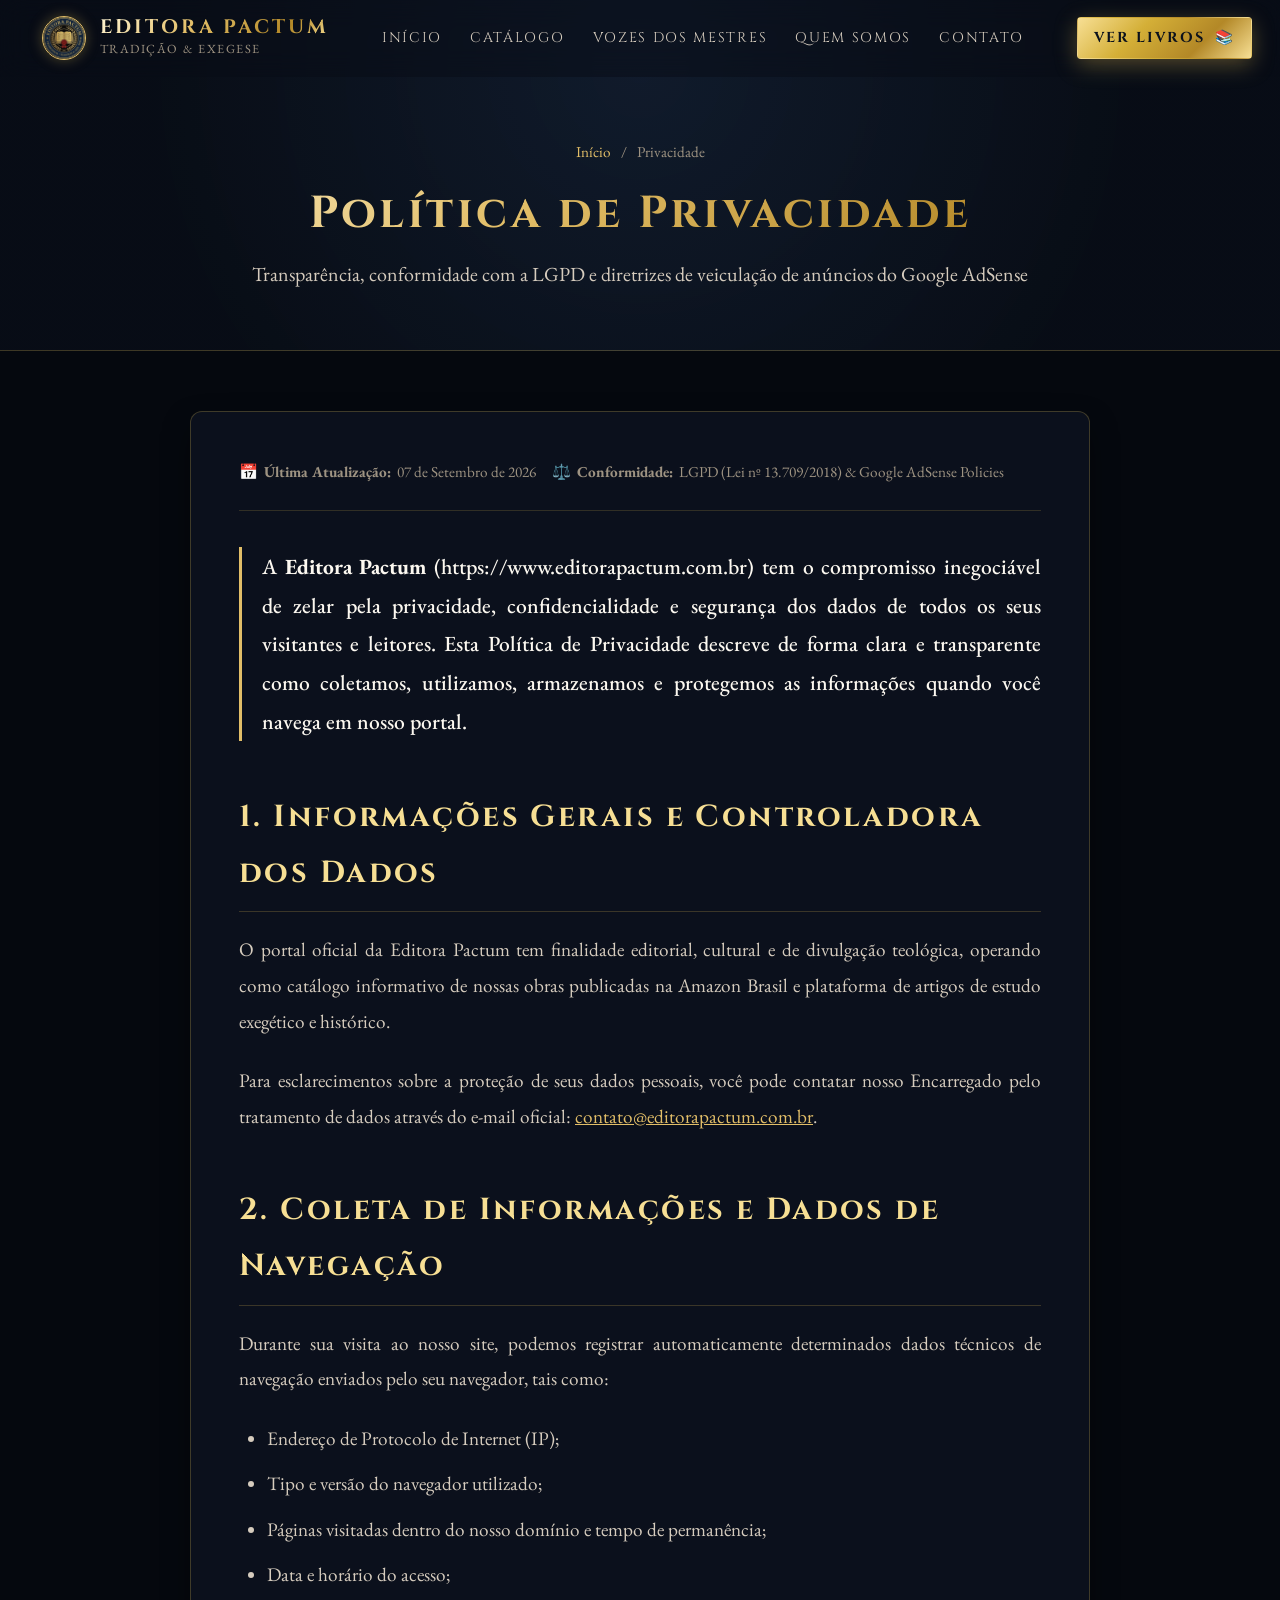
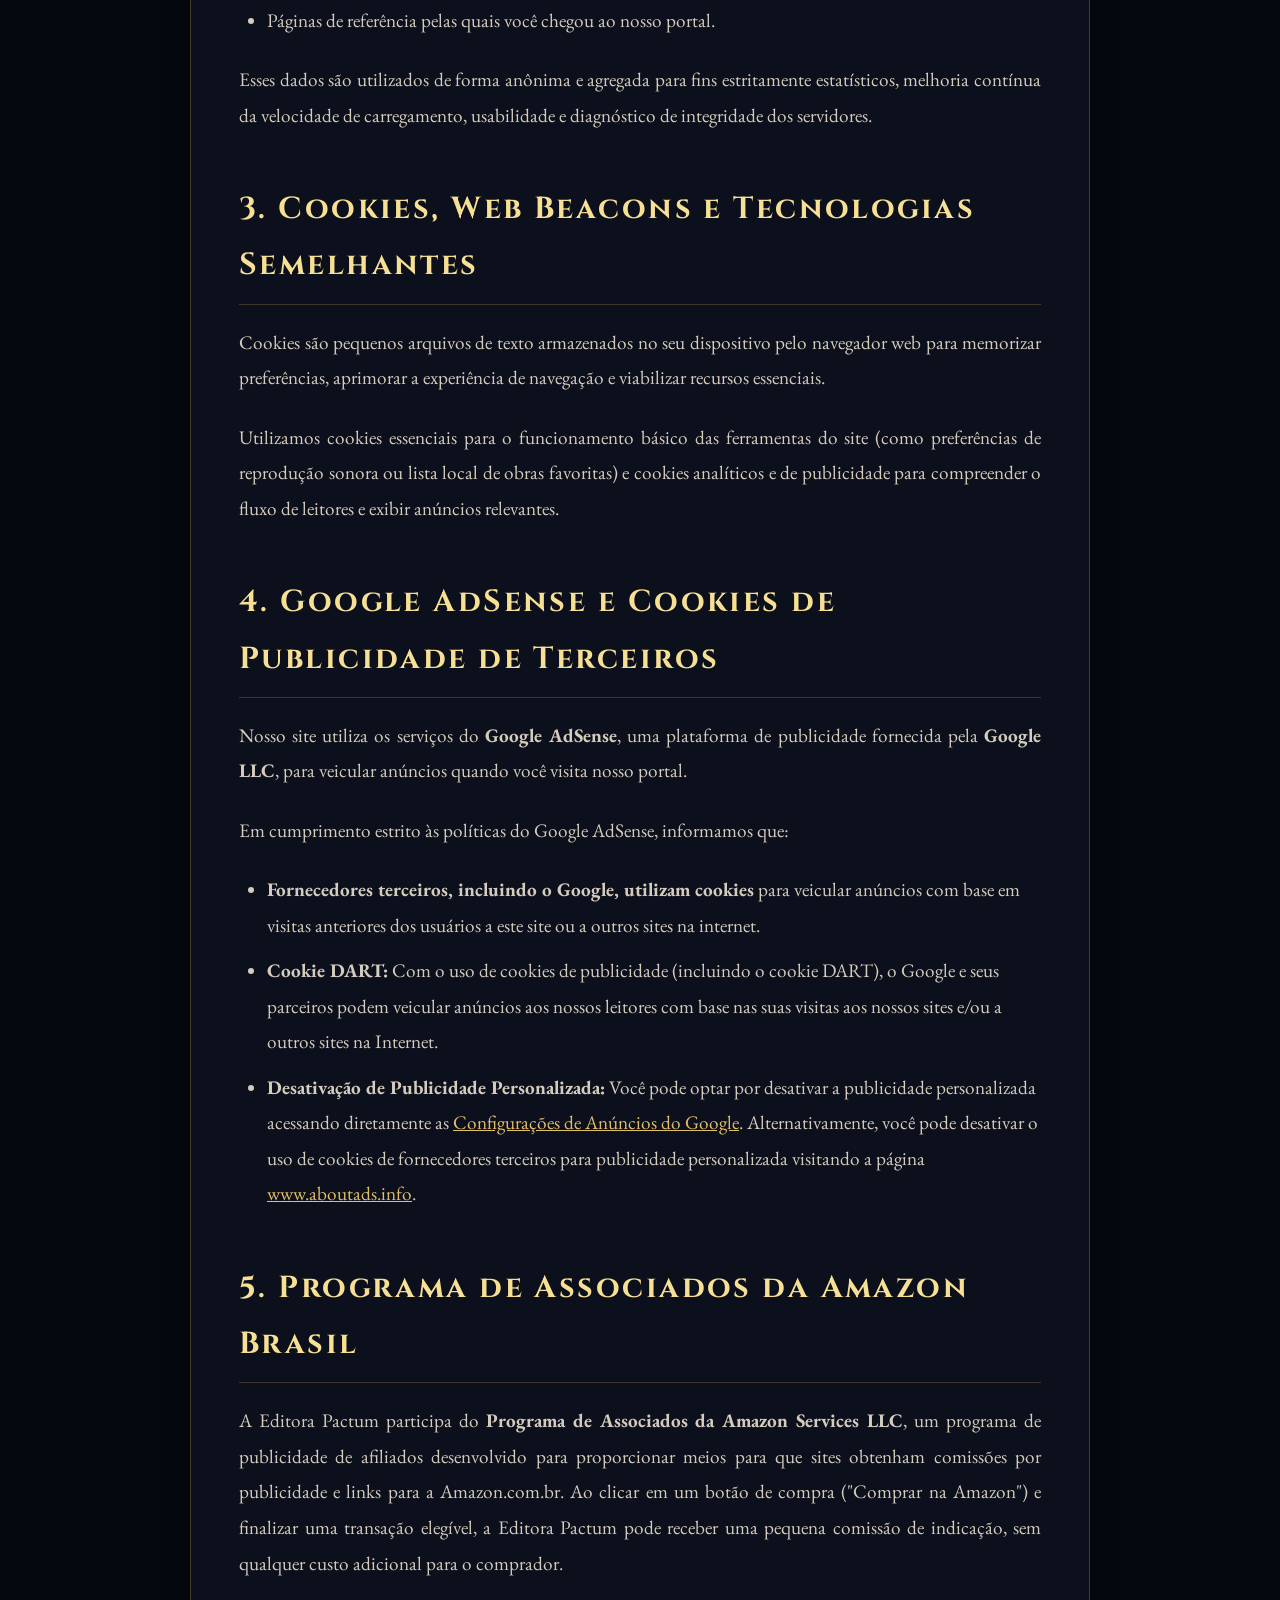
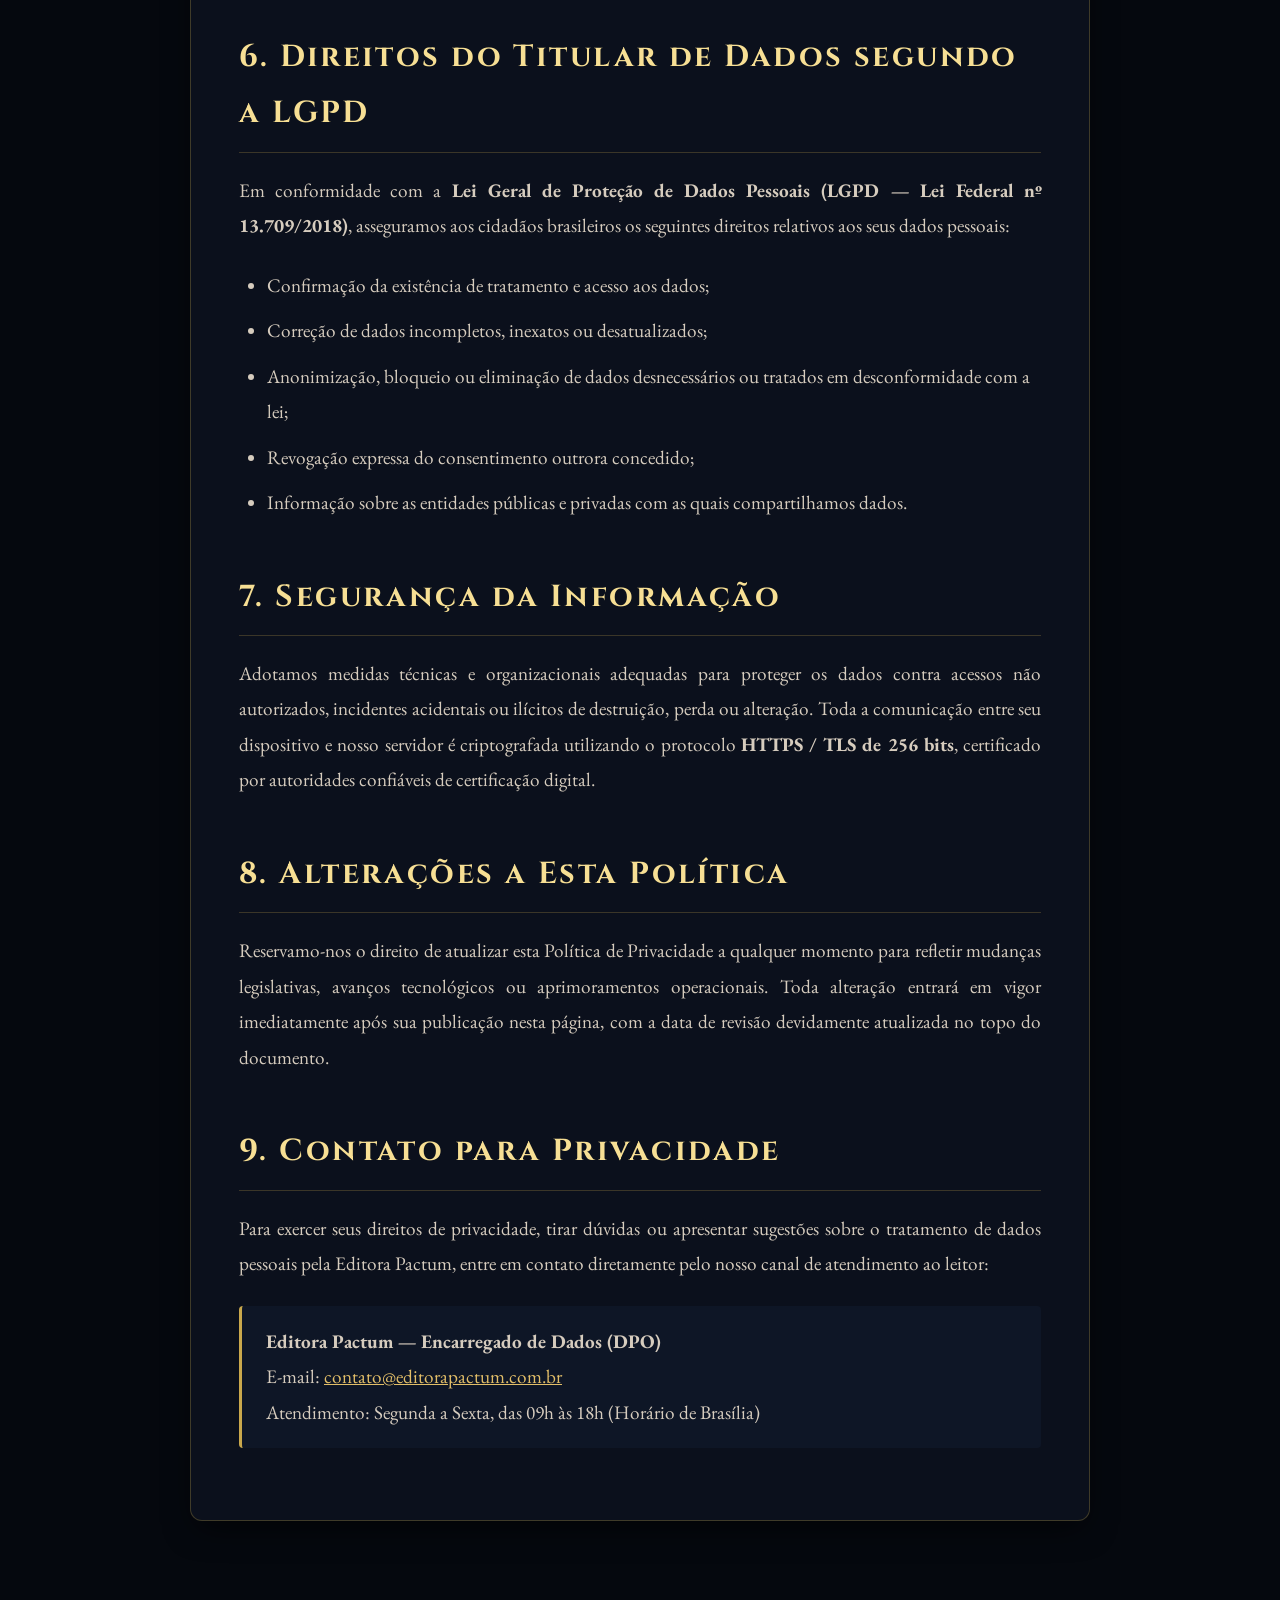
<file: politica-de-privacidade.html>
<!DOCTYPE html>
<html lang="pt-BR">
<head>
  <meta charset="UTF-8">
  <meta name="viewport" content="width=device-width, initial-scale=1.0">
  <title>Política de Privacidade — Editora Pactum</title>
  <meta name="description" content="Política de Privacidade e Proteção de Dados da Editora Pactum. Informações sobre tratamento de dados, cookies, Google AdSense, conformidade com a LGPD e direitos do usuário.">
  <meta name="robots" content="index, follow">
  <link rel="canonical" href="https://www.editorapactum.com.br/politica-de-privacidade.html">
  <meta name="theme-color" content="#080d16">

  <!-- Google AdSense -->
  <meta name="google-adsense-account" content="ca-pub-7642306921513596">
  <script async src="https://pagead2.googlesyndication.com/pagead/js/adsbygoogle.js?client=ca-pub-7642306921513596" crossorigin="anonymous"></script>

  <!-- Open Graph -->
  <meta property="og:type" content="article">
  <meta property="og:url" content="https://www.editorapactum.com.br/politica-de-privacidade.html">
  <meta property="og:title" content="Política de Privacidade — Editora Pactum">
  <meta property="og:description" content="Saiba como a Editora Pactum trata seus dados, gerencia cookies, exibe anúncios do Google AdSense e protege sua privacidade em conformidade com a LGPD.">
  <meta property="og:image" content="https://www.editorapactum.com.br/logo.png">

  <!-- Google Fonts -->
  <link rel="preconnect" href="https://fonts.googleapis.com">
  <link rel="preconnect" href="https://fonts.gstatic.com" crossorigin>
  <link href="https://fonts.googleapis.com/css2?family=Cinzel:wght@400;600;700;900&family=EB+Garamond:ital,wght@0,400;0,500;0,600;0,700;1,400;1,500&display=swap" rel="stylesheet">
  
  <link rel="icon" type="image/png" sizes="32x32" href="favicon-32x32.png">
  <link rel="icon" type="image/png" sizes="16x16" href="favicon-16x16.png">
  <link rel="shortcut icon" href="favicon.ico">
  
  <link rel="stylesheet" href="style.css?v=20261116">

  <!-- Schema.org Breadcrumb -->
  <script type="application/ld+json">
  {
    "@context": "https://schema.org",
    "@type": "BreadcrumbList",
    "itemListElement": [
      {
        "@type": "ListItem",
        "position": 1,
        "name": "Início",
        "item": "https://www.editorapactum.com.br/"
      },
      {
        "@type": "ListItem",
        "position": 2,
        "name": "Política de Privacidade",
        "item": "https://www.editorapactum.com.br/politica-de-privacidade.html"
      }
    ]
  }
  </script>
</head>
<body>

  <!-- NAVEGAÇÃO SUPERIOR -->
  <nav class="navbar" id="navbar">
    <div class="nav-container">
      <a href="/" class="nav-logo">
        <picture>
          <source srcset="logo.webp" type="image/webp">
          <img src="logo.png" alt="Editora Pactum" class="nav-logo-img" width="44" height="44" decoding="async">
        </picture>
        <div class="nav-brand-text">
          <span class="nav-logo-text">Editora Pactum</span>
          <span class="nav-logo-sub">Tradição & Exegese</span>
        </div>
      </a>
      
      <div class="nav-links" id="navLinks">
        <a href="/">Início</a>
        <a href="/#catalogo">Catálogo</a>
        <a href="/#citacoes">Vozes dos Mestres</a>
        <a href="/sobre.html">Quem Somos</a>
        <a href="/contato.html">Contato</a>
      </div>

      <div class="nav-actions">
        <a href="/#catalogo" class="btn btn-primary" style="padding: 8px 16px; font-size: 0.9rem;">
          <span>Ver Livros</span> 📚
        </a>
        <button class="nav-toggle" id="navToggle" aria-label="Menu Principal">
          <span></span><span></span><span></span>
        </button>
      </div>
    </div>
  </nav>

  <!-- CABEÇALHO DA PÁGINA -->
  <header class="inner-page-hero">
    <div class="container">
      <div class="breadcrumb">
        <a href="/">Início</a> <span>/</span> <span>Privacidade</span>
      </div>
      <h1 class="page-title">Política de Privacidade</h1>
      <p class="page-subtitle">
        Transparência, conformidade com a LGPD e diretrizes de veiculação de anúncios do Google AdSense
      </p>
    </div>
  </header>

  <!-- CONTEÚDO PRINCIPAL -->
  <main class="page-main-content">
    <div class="container">
      <div class="page-article-layout">
        <div class="article-meta-bar">
          <div class="article-meta-item">
            <span>📅</span> <strong>Última Atualização:</strong> 07 de Setembro de 2026
          </div>
          <div class="article-meta-item">
            <span>⚖️</span> <strong>Conformidade:</strong> LGPD (Lei nº 13.709/2018) & Google AdSense Policies
          </div>
        </div>

        <div class="article-prose">
          <p class="lead-paragraph">
            A <strong>Editora Pactum</strong> (https://www.editorapactum.com.br) tem o compromisso inegociável de zelar pela privacidade, confidencialidade e segurança dos dados de todos os seus visitantes e leitores. Esta Política de Privacidade descreve de forma clara e transparente como coletamos, utilizamos, armazenamos e protegemos as informações quando você navega em nosso portal.
          </p>

          <h2>1. Informações Gerais e Controladora dos Dados</h2>
          <p>
            O portal oficial da Editora Pactum tem finalidade editorial, cultural e de divulgação teológica, operando como catálogo informativo de nossas obras publicadas na Amazon Brasil e plataforma de artigos de estudo exegético e histórico.
          </p>
          <p>
            Para esclarecimentos sobre a proteção de seus dados pessoais, você pode contatar nosso Encarregado pelo tratamento de dados através do e-mail oficial: <a href="mailto:contato@editorapactum.com.br" style="color: var(--gold-400);">contato@editorapactum.com.br</a>.
          </p>

          <h2>2. Coleta de Informações e Dados de Navegação</h2>
          <p>
            Durante sua visita ao nosso site, podemos registrar automaticamente determinados dados técnicos de navegação enviados pelo seu navegador, tais como:
          </p>
          <ul>
            <li>Endereço de Protocolo de Internet (IP);</li>
            <li>Tipo e versão do navegador utilizado;</li>
            <li>Páginas visitadas dentro do nosso domínio e tempo de permanência;</li>
            <li>Data e horário do acesso;</li>
            <li>Páginas de referência pelas quais você chegou ao nosso portal.</li>
          </ul>
          <p>
            Esses dados são utilizados de forma anônima e agregada para fins estritamente estatísticos, melhoria contínua da velocidade de carregamento, usabilidade e diagnóstico de integridade dos servidores.
          </p>

          <h2>3. Cookies, Web Beacons e Tecnologias Semelhantes</h2>
          <p>
            Cookies são pequenos arquivos de texto armazenados no seu dispositivo pelo navegador web para memorizar preferências, aprimorar a experiência de navegação e viabilizar recursos essenciais.
          </p>
          <p>
            Utilizamos cookies essenciais para o funcionamento básico das ferramentas do site (como preferências de reprodução sonora ou lista local de obras favoritas) e cookies analíticos e de publicidade para compreender o fluxo de leitores e exibir anúncios relevantes.
          </p>

          <h2>4. Google AdSense e Cookies de Publicidade de Terceiros</h2>
          <p>
            Nosso site utiliza os serviços do <strong>Google AdSense</strong>, uma plataforma de publicidade fornecida pela <strong>Google LLC</strong>, para veicular anúncios quando você visita nosso portal.
          </p>
          <p>
            Em cumprimento estrito às políticas do Google AdSense, informamos que:
          </p>
          <ul>
            <li><strong>Fornecedores terceiros, incluindo o Google, utilizam cookies</strong> para veicular anúncios com base em visitas anteriores dos usuários a este site ou a outros sites na internet.</li>
            <li><strong>Cookie DART:</strong> Com o uso de cookies de publicidade (incluindo o cookie DART), o Google e seus parceiros podem veicular anúncios aos nossos leitores com base nas suas visitas aos nossos sites e/ou a outros sites na Internet.</li>
            <li><strong>Desativação de Publicidade Personalizada:</strong> Você pode optar por desativar a publicidade personalizada acessando diretamente as <a href="https://adssettings.google.com/" target="_blank" rel="noopener" style="color: var(--gold-400);">Configurações de Anúncios do Google</a>. Alternativamente, você pode desativar o uso de cookies de fornecedores terceiros para publicidade personalizada visitando a página <a href="https://www.aboutads.info/choices/" target="_blank" rel="noopener" style="color: var(--gold-400);">www.aboutads.info</a>.</li>
          </ul>

          <h2>5. Programa de Associados da Amazon Brasil</h2>
          <p>
            A Editora Pactum participa do <strong>Programa de Associados da Amazon Services LLC</strong>, um programa de publicidade de afiliados desenvolvido para proporcionar meios para que sites obtenham comissões por publicidade e links para a Amazon.com.br. Ao clicar em um botão de compra ("Comprar na Amazon") e finalizar uma transação elegível, a Editora Pactum pode receber uma pequena comissão de indicação, sem qualquer custo adicional para o comprador.
          </p>

          <h2>6. Direitos do Titular de Dados segundo a LGPD</h2>
          <p>
            Em conformidade com a <strong>Lei Geral de Proteção de Dados Pessoais (LGPD — Lei Federal nº 13.709/2018)</strong>, asseguramos aos cidadãos brasileiros os seguintes direitos relativos aos seus dados pessoais:
          </p>
          <ul>
            <li>Confirmação da existência de tratamento e acesso aos dados;</li>
            <li>Correção de dados incompletos, inexatos ou desatualizados;</li>
            <li>Anonimização, bloqueio ou eliminação de dados desnecessários ou tratados em desconformidade com a lei;</li>
            <li>Revogação expressa do consentimento outrora concedido;</li>
            <li>Informação sobre as entidades públicas e privadas com as quais compartilhamos dados.</li>
          </ul>

          <h2>7. Segurança da Informação</h2>
          <p>
            Adotamos medidas técnicas e organizacionais adequadas para proteger os dados contra acessos não autorizados, incidentes acidentais ou ilícitos de destruição, perda ou alteração. Toda a comunicação entre seu dispositivo e nosso servidor é criptografada utilizando o protocolo <strong>HTTPS / TLS de 256 bits</strong>, certificado por autoridades confiáveis de certificação digital.
          </p>

          <h2>8. Alterações a Esta Política</h2>
          <p>
            Reservamo-nos o direito de atualizar esta Política de Privacidade a qualquer momento para refletir mudanças legislativas, avanços tecnológicos ou aprimoramentos operacionais. Toda alteração entrará em vigor imediatamente após sua publicação nesta página, com a data de revisão devidamente atualizada no topo do documento.
          </p>

          <h2>9. Contato para Privacidade</h2>
          <p>
            Para exercer seus direitos de privacidade, tirar dúvidas ou apresentar sugestões sobre o tratamento de dados pessoais pela Editora Pactum, entre em contato diretamente pelo nosso canal de atendimento ao leitor:
          </p>
          <p style="background: rgba(15, 24, 40, 0.8); padding: 18px 24px; border-left: 3px solid var(--gold-500); border-radius: 4px;">
            <strong>Editora Pactum — Encarregado de Dados (DPO)</strong><br>
            E-mail: <a href="mailto:contato@editorapactum.com.br" style="color: var(--gold-400);">contato@editorapactum.com.br</a><br>
            Atendimento: Segunda a Sexta, das 09h às 18h (Horário de Brasília)
          </p>
        </div>
      </div>
    </div>
  </main>

  <!-- RODAPÉ COMPLETO -->
  <footer class="footer" id="contato">
    <div class="footer-top">
      <div class="container">
        <div class="footer-grid">
          <div class="footer-brand">
            <div class="footer-brand-header">
              <picture>
                <source srcset="logo.webp" type="image/webp">
                <img src="logo.png" alt="Editora Pactum" class="footer-logo" width="44" height="44" loading="lazy" decoding="async">
              </picture>
              <h3>EDITORA PACTUM</h3>
            </div>
            <p>Tradição Teológica Reformada & Exegese dos Textos Originais.</p>
          </div>

          <div class="footer-col">
            <h4>Institucional</h4>
            <ul>
              <li><a href="/">Início</a></li>
              <li><a href="/sobre.html">Quem Somos</a></li>
              <li><a href="/contato.html">Fale Conosco</a></li>
              <li><a href="/politica-de-privacidade.html">Política de Privacidade</a></li>
              <li><a href="/termos-de-uso.html">Termos de Uso</a></li>
            </ul>
          </div>

          <div class="footer-col">
            <h4>Estudos & Catálogo</h4>
            <ul>
              <li><a href="/artigo-legado-puritano.html">O Legado Puritano</a></li>
              <li><a href="/artigo-biblia-interlinear-exegese.html">Bíblias Interlineares</a></li>
              <li><a href="/artigo-contentamento-thomas-watson.html">A Arte do Contentamento</a></li>
              <li><a href="/#catalogo">Catálogo Completo (39 Obras)</a></li>
            </ul>
          </div>

          <div class="footer-col">
            <h4>Plataformas</h4>
            <ul>
              <li><a href="https://www.amazon.com.br/s?i=digital-text&rh=p_27%3AEditora+Pactum&tag=editorapactum-20" target="_blank" rel="noopener">Loja Amazon Brasil ↗</a></li>
              <li><a href="https://www.amazon.com.br/kindle-dbs/ku/ku-landing?tag=editorapactum-20" target="_blank" rel="noopener">Kindle Unlimited ↗</a></li>
            </ul>
          </div>
        </div>
      </div>
    </div>

    <div class="footer-bottom">
      <div class="container">
        <p>© 2026 Editora Pactum. Todos os direitos reservados. <em>Soli Deo Gloria.</em></p>
      </div>
    </div>
  </footer>

  <script defer src="common.js?v=20261116"></script>
</body>
</html>
</file>
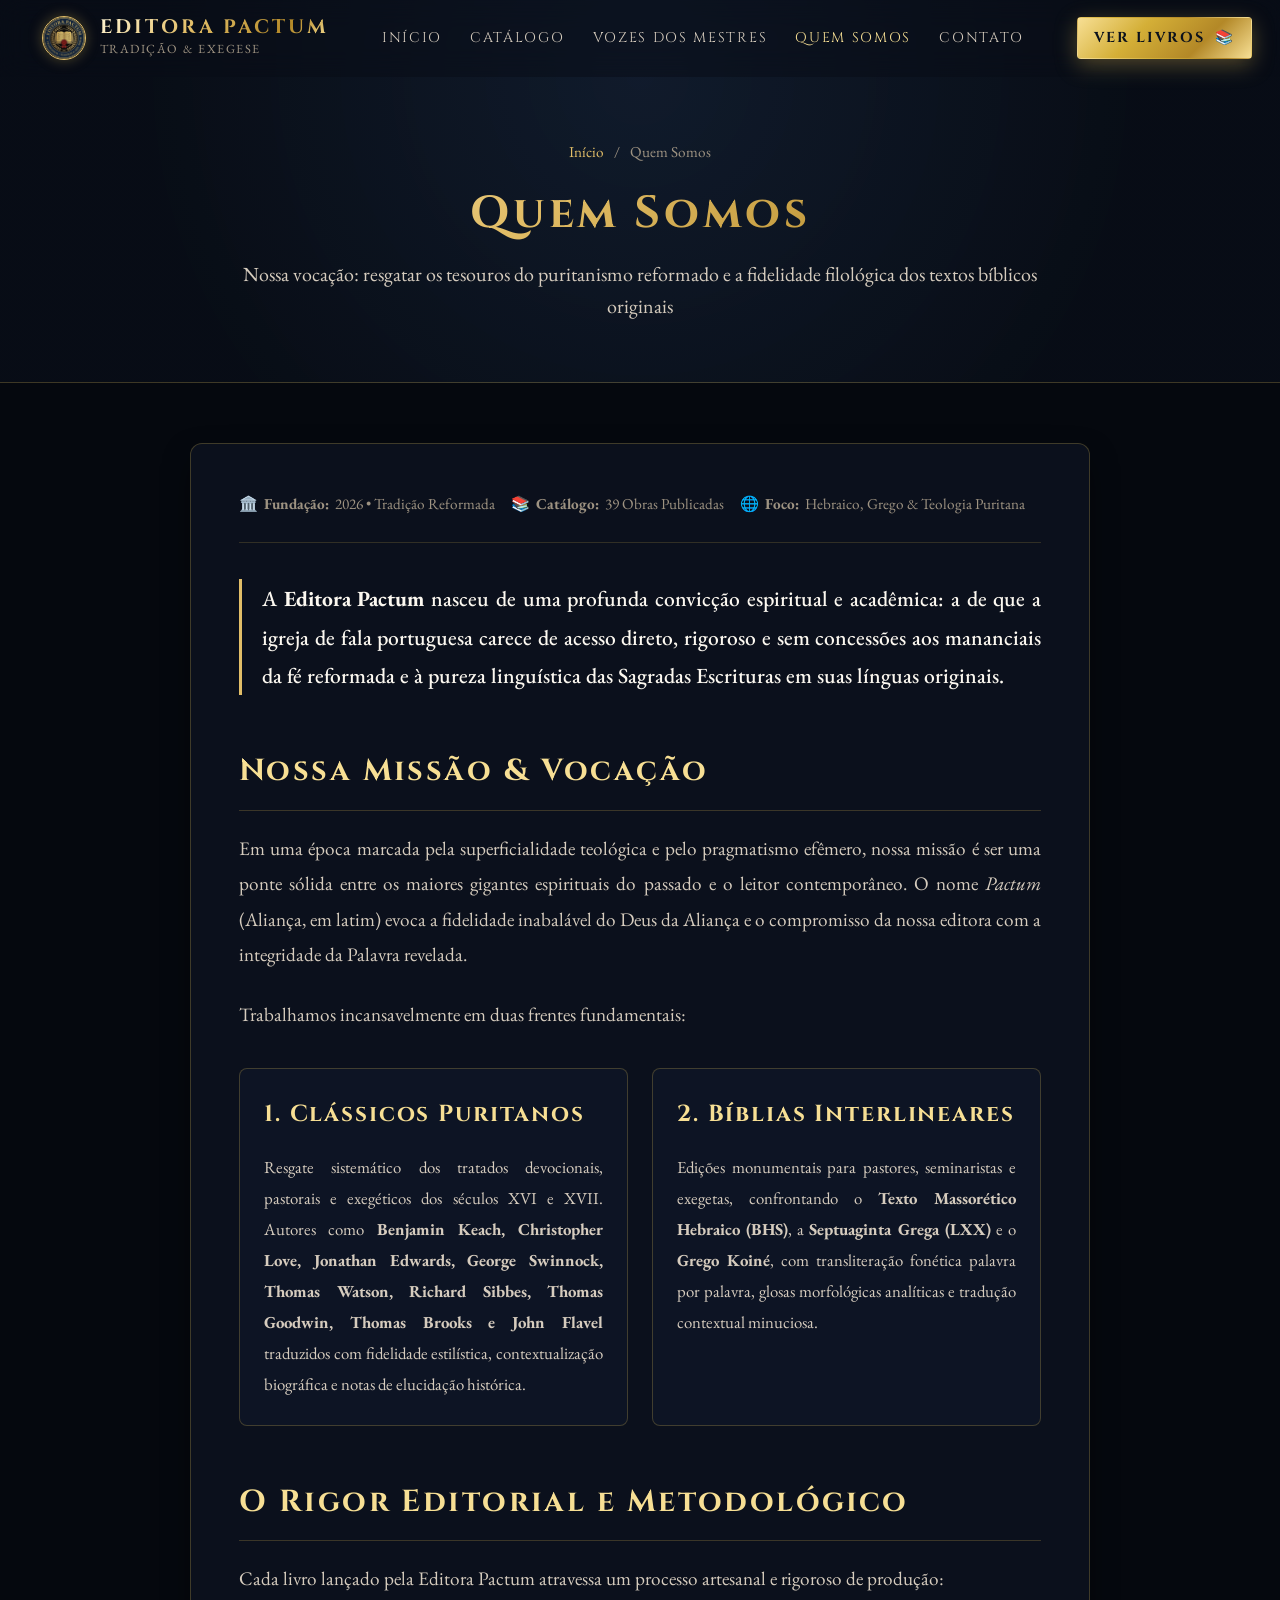
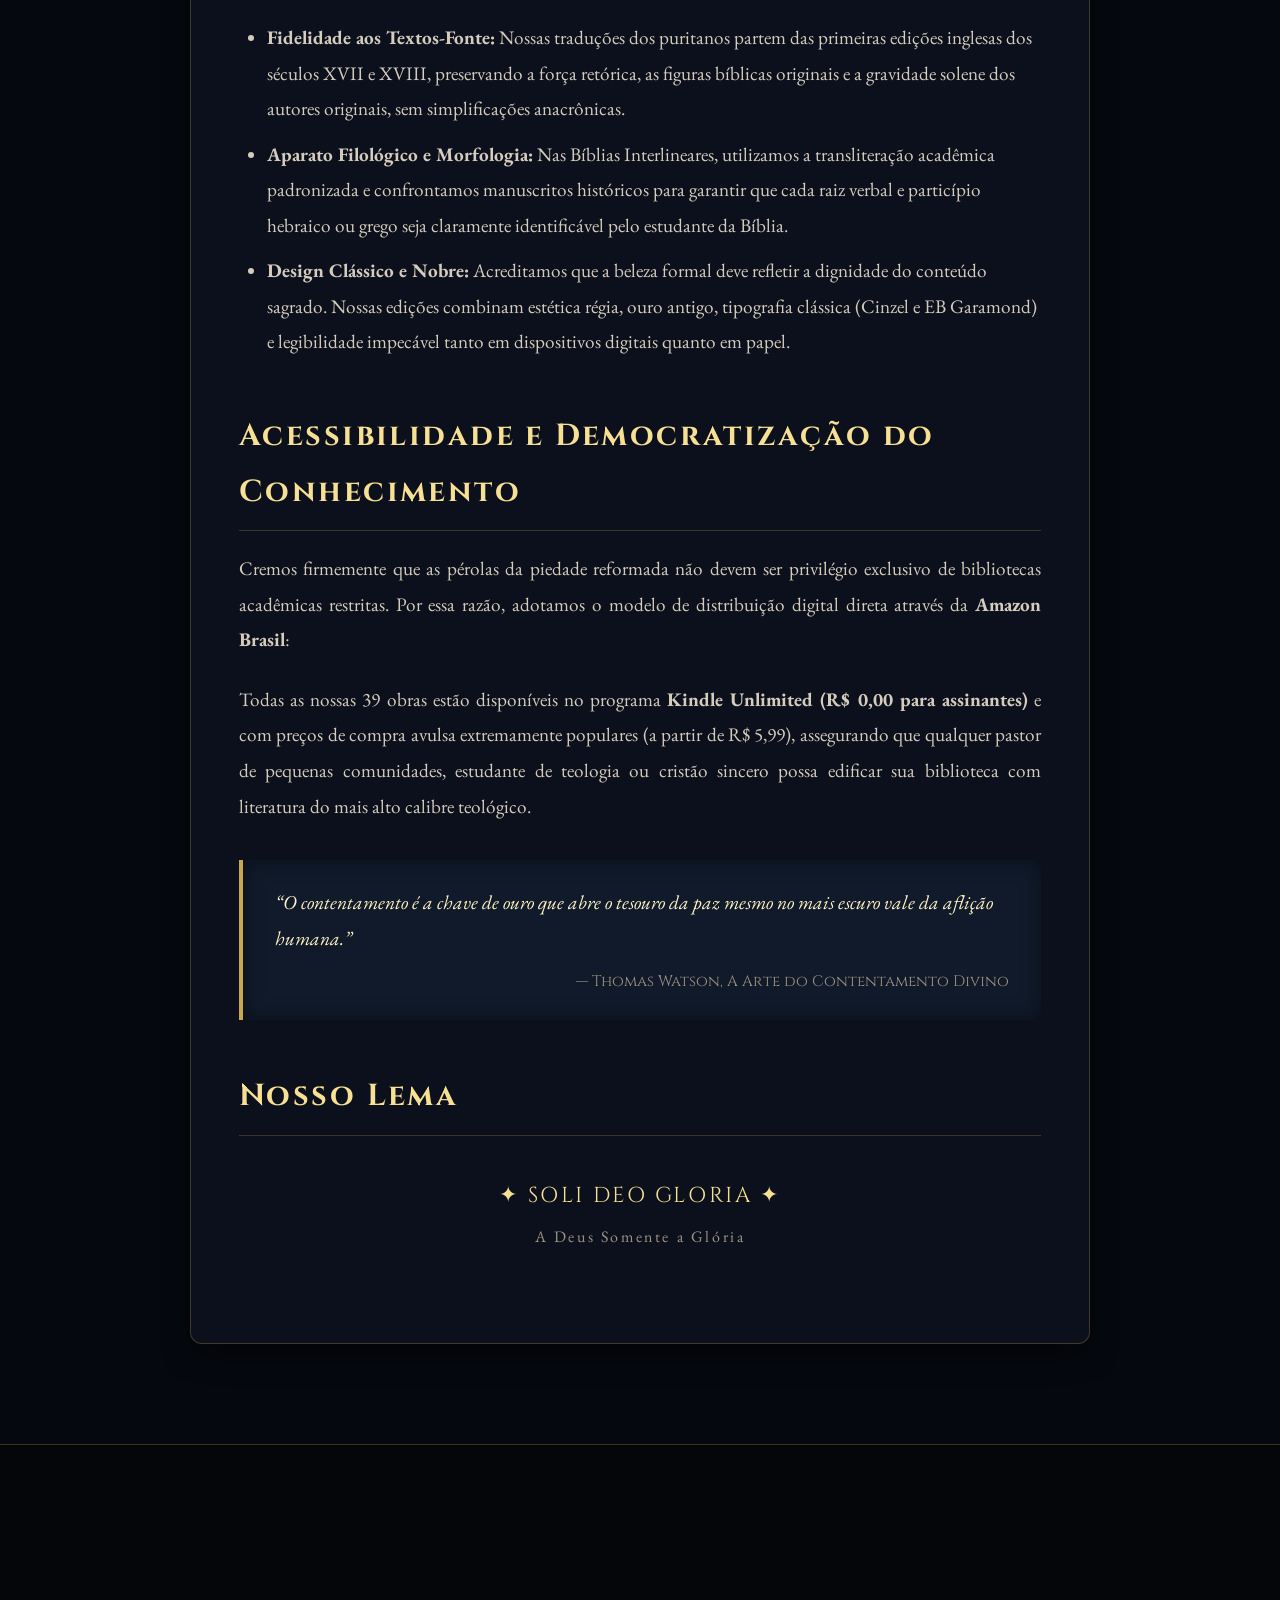
<file: sobre.html>
<!DOCTYPE html>
<html lang="pt-BR">
<head>
  <meta charset="UTF-8">
  <meta name="viewport" content="width=device-width, initial-scale=1.0">
  <title>Quem Somos — Editora Pactum | Tradição & Exegese</title>
  <meta name="description" content="Conheça a história, missão teológica e rigor exegético da Editora Pactum. Resgatando os Clássicos Puritanos e a fidelidade dos textos bíblicos originais hebraicos e gregos.">
  <meta name="robots" content="index, follow">
  <link rel="canonical" href="https://www.editorapactum.com.br/sobre.html">
  <meta name="theme-color" content="#080d16">

  <!-- Google AdSense -->
  <meta name="google-adsense-account" content="ca-pub-7642306921513596">
  <script async src="https://pagead2.googlesyndication.com/pagead/js/adsbygoogle.js?client=ca-pub-7642306921513596" crossorigin="anonymous"></script>

  <!-- Open Graph -->
  <meta property="og:type" content="website">
  <meta property="og:url" content="https://www.editorapactum.com.br/sobre.html">
  <meta property="og:title" content="Quem Somos — Editora Pactum | Tradição, Teologia e Excelência">
  <meta property="og:description" content="A missão inegociável da Editora Pactum com a solidez teológica reformada, exegese das línguas originais e acessibilidade literária.">
  <meta property="og:image" content="https://www.editorapactum.com.br/logo.png">

  <!-- Google Fonts -->
  <link rel="preconnect" href="https://fonts.googleapis.com">
  <link rel="preconnect" href="https://fonts.gstatic.com" crossorigin>
  <link href="https://fonts.googleapis.com/css2?family=Cinzel:wght@400;600;700;900&family=EB+Garamond:ital,wght@0,400;0,500;0,600;0,700;1,400;1,500&display=swap" rel="stylesheet">
  
  <link rel="icon" type="image/png" sizes="32x32" href="favicon-32x32.png">
  <link rel="icon" type="image/png" sizes="16x16" href="favicon-16x16.png">
  <link rel="shortcut icon" href="favicon.ico">
  
  <link rel="stylesheet" href="style.css?v=20261116">

  <!-- Schema.org AboutPage -->
  <script type="application/ld+json">
  {
    "@context": "https://schema.org",
    "@type": "AboutPage",
    "mainEntity": {
      "@type": "Organization",
      "name": "Editora Pactum",
      "url": "https://www.editorapactum.com.br",
      "logo": "https://www.editorapactum.com.br/logo.png",
      "foundingDate": "2026",
      "description": "Editora especializada em Clássicos Puritanos e Bíblias Interlineares Hebraico-Grego-Português.",
      "sameAs": [
        "https://www.amazon.com.br/s?i=digital-text&rh=p_27%3AEditora+Pactum"
      ]
    }
  }
  </script>
</head>
<body>

  <!-- NAVEGAÇÃO SUPERIOR -->
  <nav class="navbar" id="navbar">
    <div class="nav-container">
      <a href="/" class="nav-logo">
        <picture>
          <source srcset="logo.webp" type="image/webp">
          <img src="logo.png" alt="Editora Pactum" class="nav-logo-img" width="44" height="44" decoding="async">
        </picture>
        <div class="nav-brand-text">
          <span class="nav-logo-text">Editora Pactum</span>
          <span class="nav-logo-sub">Tradição & Exegese</span>
        </div>
      </a>
      
      <div class="nav-links" id="navLinks">
        <a href="/">Início</a>
        <a href="/#catalogo">Catálogo</a>
        <a href="/#citacoes">Vozes dos Mestres</a>
        <a href="/sobre.html" style="color: var(--gold-300);">Quem Somos</a>
        <a href="/contato.html">Contato</a>
      </div>

      <div class="nav-actions">
        <a href="/#catalogo" class="btn btn-primary" style="padding: 8px 16px; font-size: 0.9rem;">
          <span>Ver Livros</span> 📚
        </a>
        <button class="nav-toggle" id="navToggle" aria-label="Menu Principal">
          <span></span><span></span><span></span>
        </button>
      </div>
    </div>
  </nav>

  <!-- CABEÇALHO DA PÁGINA -->
  <header class="inner-page-hero">
    <div class="container">
      <div class="breadcrumb">
        <a href="/">Início</a> <span>/</span> <span>Quem Somos</span>
      </div>
      <h1 class="page-title">Quem Somos</h1>
      <p class="page-subtitle">
        Nossa vocação: resgatar os tesouros do puritanismo reformado e a fidelidade filológica dos textos bíblicos originais
      </p>
    </div>
  </header>

  <!-- CONTEÚDO PRINCIPAL -->
  <main class="page-main-content">
    <div class="container">
      <div class="page-article-layout">
        <div class="article-meta-bar">
          <div class="article-meta-item">
            <span>🏛️</span> <strong>Fundação:</strong> 2026 • Tradição Reformada
          </div>
          <div class="article-meta-item">
            <span>📚</span> <strong>Catálogo:</strong> 39 Obras Publicadas
          </div>
          <div class="article-meta-item">
            <span>🌐</span> <strong>Foco:</strong> Hebraico, Grego & Teologia Puritana
          </div>
        </div>

        <div class="article-prose">
          <p class="lead-paragraph">
            A <strong>Editora Pactum</strong> nasceu de uma profunda convicção espiritual e acadêmica: a de que a igreja de fala portuguesa carece de acesso direto, rigoroso e sem concessões aos mananciais da fé reformada e à pureza linguística das Sagradas Escrituras em suas línguas originais.
          </p>

          <h2>Nossa Missão & Vocação</h2>
          <p>
            Em uma época marcada pela superficialidade teológica e pelo pragmatismo efêmero, nossa missão é ser uma ponte sólida entre os maiores gigantes espirituais do passado e o leitor contemporâneo. O nome <em>Pactum</em> (Aliança, em latim) evoca a fidelidade inabalável do Deus da Aliança e o compromisso da nossa editora com a integridade da Palavra revelada.
          </p>
          <p>
            Trabalhamos incansavelmente em duas frentes fundamentais:
          </p>

          <div style="display: grid; grid-template-columns: 1fr 1fr; gap: 24px; margin: 36px 0;">
            <div style="background: rgba(15, 24, 40, 0.7); border: 1px solid var(--gold-border); border-radius: 8px; padding: 24px;">
              <h3 style="margin-top: 0; color: var(--gold-300);">1. Clássicos Puritanos</h3>
              <p style="font-size: 1.05rem; margin-bottom: 0;">
                Resgate sistemático dos tratados devocionais, pastorais e exegéticos dos séculos XVI e XVII. Autores como <strong>Benjamin Keach, Christopher Love, Jonathan Edwards, George Swinnock, Thomas Watson, Richard Sibbes, Thomas Goodwin, Thomas Brooks e John Flavel</strong> traduzidos com fidelidade estilística, contextualização biográfica e notas de elucidação histórica.
              </p>
            </div>

            <div style="background: rgba(15, 24, 40, 0.7); border: 1px solid var(--gold-border); border-radius: 8px; padding: 24px;">
              <h3 style="margin-top: 0; color: var(--gold-300);">2. Bíblias Interlineares</h3>
              <p style="font-size: 1.05rem; margin-bottom: 0;">
                Edições monumentais para pastores, seminaristas e exegetas, confrontando o <strong>Texto Massorético Hebraico (BHS)</strong>, a <strong>Septuaginta Grega (LXX)</strong> e o <strong>Grego Koiné</strong>, com transliteração fonética palavra por palavra, glosas morfológicas analíticas e tradução contextual minuciosa.
              </p>
            </div>
          </div>

          <h2>O Rigor Editorial e Metodológico</h2>
          <p>
            Cada livro lançado pela Editora Pactum atravessa um processo artesanal e rigoroso de produção:
          </p>
          <ul>
            <li><strong>Fidelidade aos Textos-Fonte:</strong> Nossas traduções dos puritanos partem das primeiras edições inglesas dos séculos XVII e XVIII, preservando a força retórica, as figuras bíblicas originais e a gravidade solene dos autores originais, sem simplificações anacrônicas.</li>
            <li><strong>Aparato Filológico e Morfologia:</strong> Nas Bíblias Interlineares, utilizamos a transliteração acadêmica padronizada e confrontamos manuscritos históricos para garantir que cada raiz verbal e particípio hebraico ou grego seja claramente identificável pelo estudante da Bíblia.</li>
            <li><strong>Design Clássico e Nobre:</strong> Acreditamos que a beleza formal deve refletir a dignidade do conteúdo sagrado. Nossas edições combinam estética régia, ouro antigo, tipografia clássica (Cinzel e EB Garamond) e legibilidade impecável tanto em dispositivos digitais quanto em papel.</li>
          </ul>

          <h2>Acessibilidade e Democratização do Conhecimento</h2>
          <p>
            Cremos firmemente que as pérolas da piedade reformada não devem ser privilégio exclusivo de bibliotecas acadêmicas restritas. Por essa razão, adotamos o modelo de distribuição digital direta através da <strong>Amazon Brasil</strong>:
          </p>
          <p>
            Todas as nossas 39 obras estão disponíveis no programa <strong>Kindle Unlimited (R$ 0,00 para assinantes)</strong> e com preços de compra avulsa extremamente populares (a partir de R$ 5,99), assegurando que qualquer pastor de pequenas comunidades, estudante de teologia ou cristão sincero possa edificar sua biblioteca com literatura do mais alto calibre teológico.
          </p>

          <blockquote>
            “O contentamento é a chave de ouro que abre o tesouro da paz mesmo no mais escuro vale da aflição humana.”
            <cite>— Thomas Watson, A Arte do Contentamento Divino</cite>
          </blockquote>

          <h2>Nosso Lema</h2>
          <p style="text-align: center; font-family: var(--font-serif-title); font-size: 1.35rem; color: var(--gold-300); margin: 40px 0; letter-spacing: 0.12em;">
            ✦ SOLI DEO GLORIA ✦<br>
            <span style="font-size: 1rem; color: var(--text-muted); font-family: var(--font-serif-body);">A Deus Somente a Glória</span>
          </p>
        </div>
      </div>
    </div>
  </main>

  <!-- RODAPÉ COMPLETO -->
  <footer class="footer" id="contato">
    <div class="footer-top">
      <div class="container">
        <div class="footer-grid">
          <div class="footer-brand">
            <div class="footer-brand-header">
              <picture>
                <source srcset="logo.webp" type="image/webp">
                <img src="logo.png" alt="Editora Pactum" class="footer-logo" width="44" height="44" loading="lazy" decoding="async">
              </picture>
              <h3>EDITORA PACTUM</h3>
            </div>
            <p>Tradição Teológica Reformada & Exegese dos Textos Originais.</p>
          </div>

          <div class="footer-col">
            <h4>Institucional</h4>
            <ul>
              <li><a href="/">Início</a></li>
              <li><a href="/sobre.html">Quem Somos</a></li>
              <li><a href="/contato.html">Fale Conosco</a></li>
              <li><a href="/politica-de-privacidade.html">Política de Privacidade</a></li>
              <li><a href="/termos-de-uso.html">Termos de Uso</a></li>
            </ul>
          </div>

          <div class="footer-col">
            <h4>Estudos & Catálogo</h4>
            <ul>
              <li><a href="/artigo-legado-puritano.html">O Legado Puritano</a></li>
              <li><a href="/artigo-biblia-interlinear-exegese.html">Bíblias Interlineares</a></li>
              <li><a href="/artigo-contentamento-thomas-watson.html">A Arte do Contentamento</a></li>
              <li><a href="/#catalogo">Catálogo Completo (39 Obras)</a></li>
            </ul>
          </div>

          <div class="footer-col">
            <h4>Plataformas</h4>
            <ul>
              <li><a href="https://www.amazon.com.br/s?i=digital-text&rh=p_27%3AEditora+Pactum&tag=editorapactum-20" target="_blank" rel="noopener">Loja Amazon Brasil ↗</a></li>
              <li><a href="https://www.amazon.com.br/kindle-dbs/ku/ku-landing?tag=editorapactum-20" target="_blank" rel="noopener">Kindle Unlimited ↗</a></li>
            </ul>
          </div>
        </div>
      </div>
    </div>

    <div class="footer-bottom">
      <div class="container">
        <p>© 2026 Editora Pactum. Todos os direitos reservados. <em>Soli Deo Gloria.</em></p>
      </div>
    </div>
  </footer>

  <script defer src="common.js?v=20261116"></script>
</body>
</html>
</file>
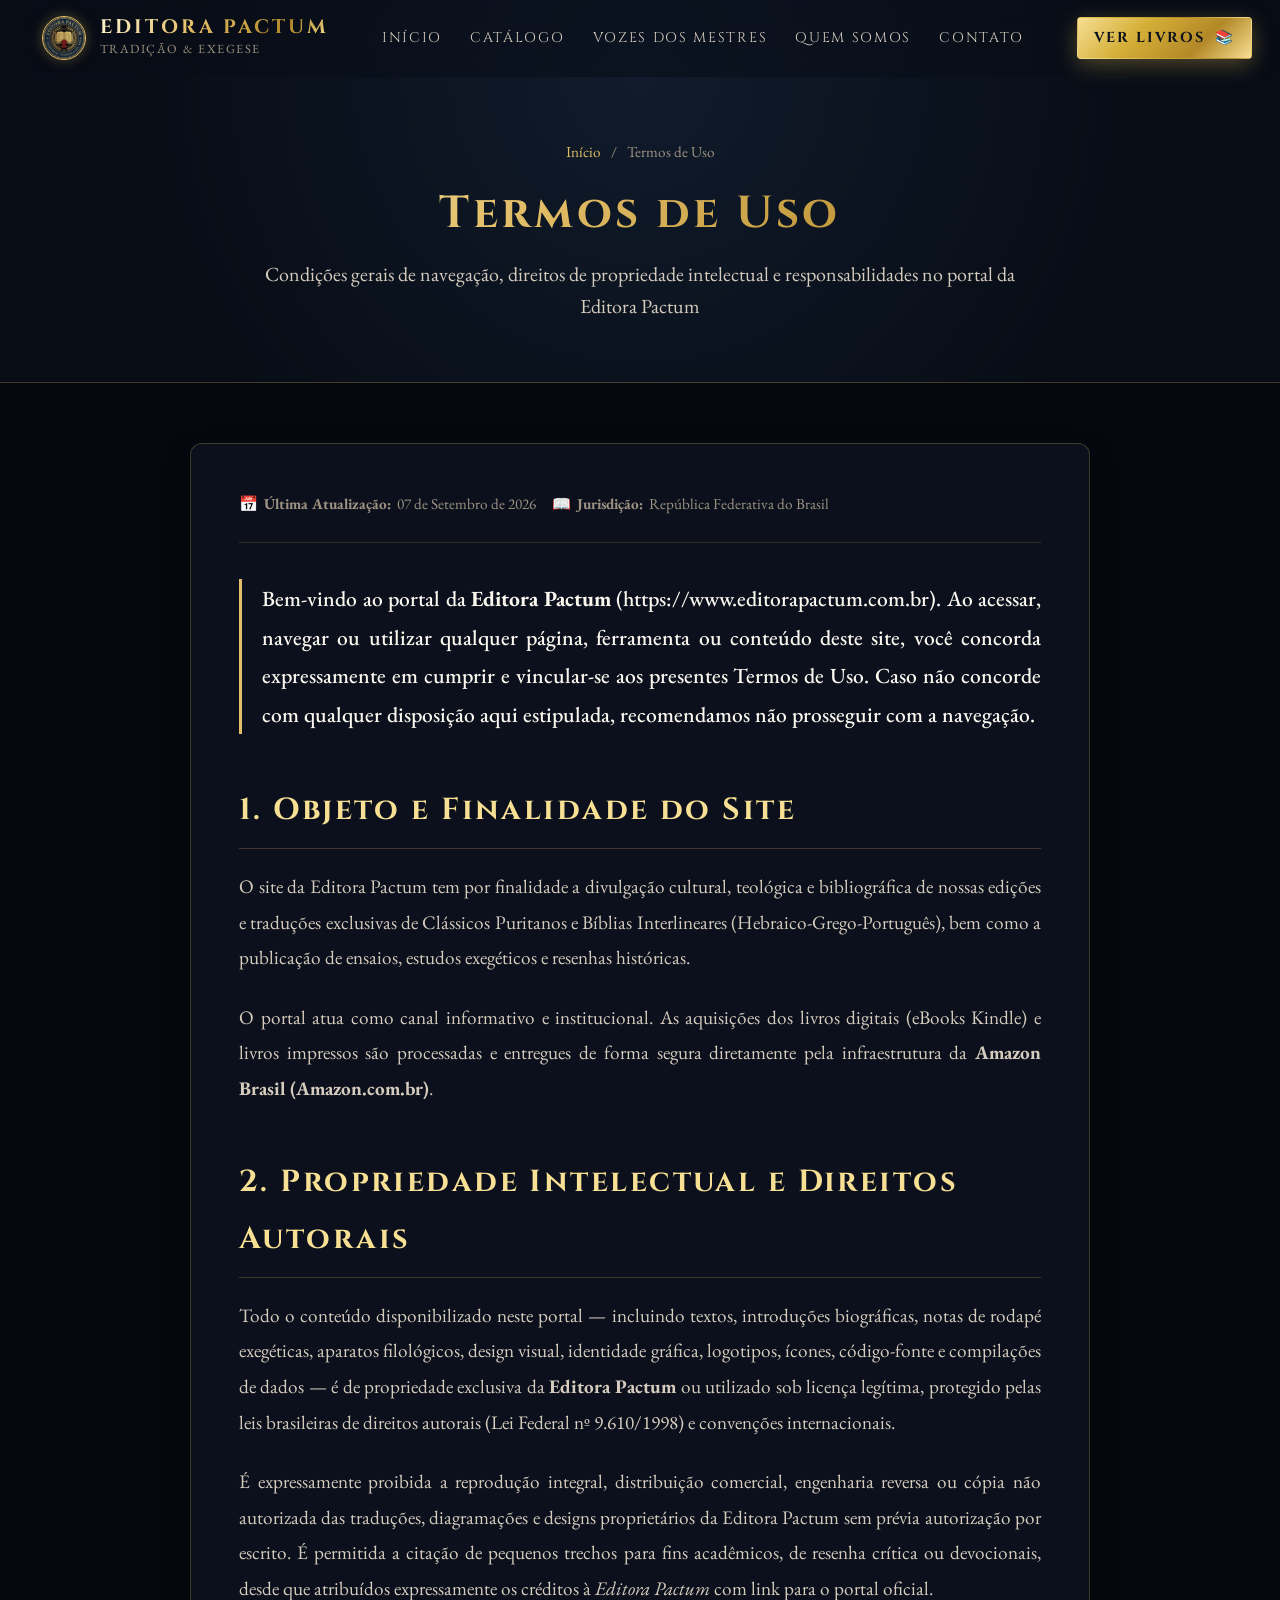
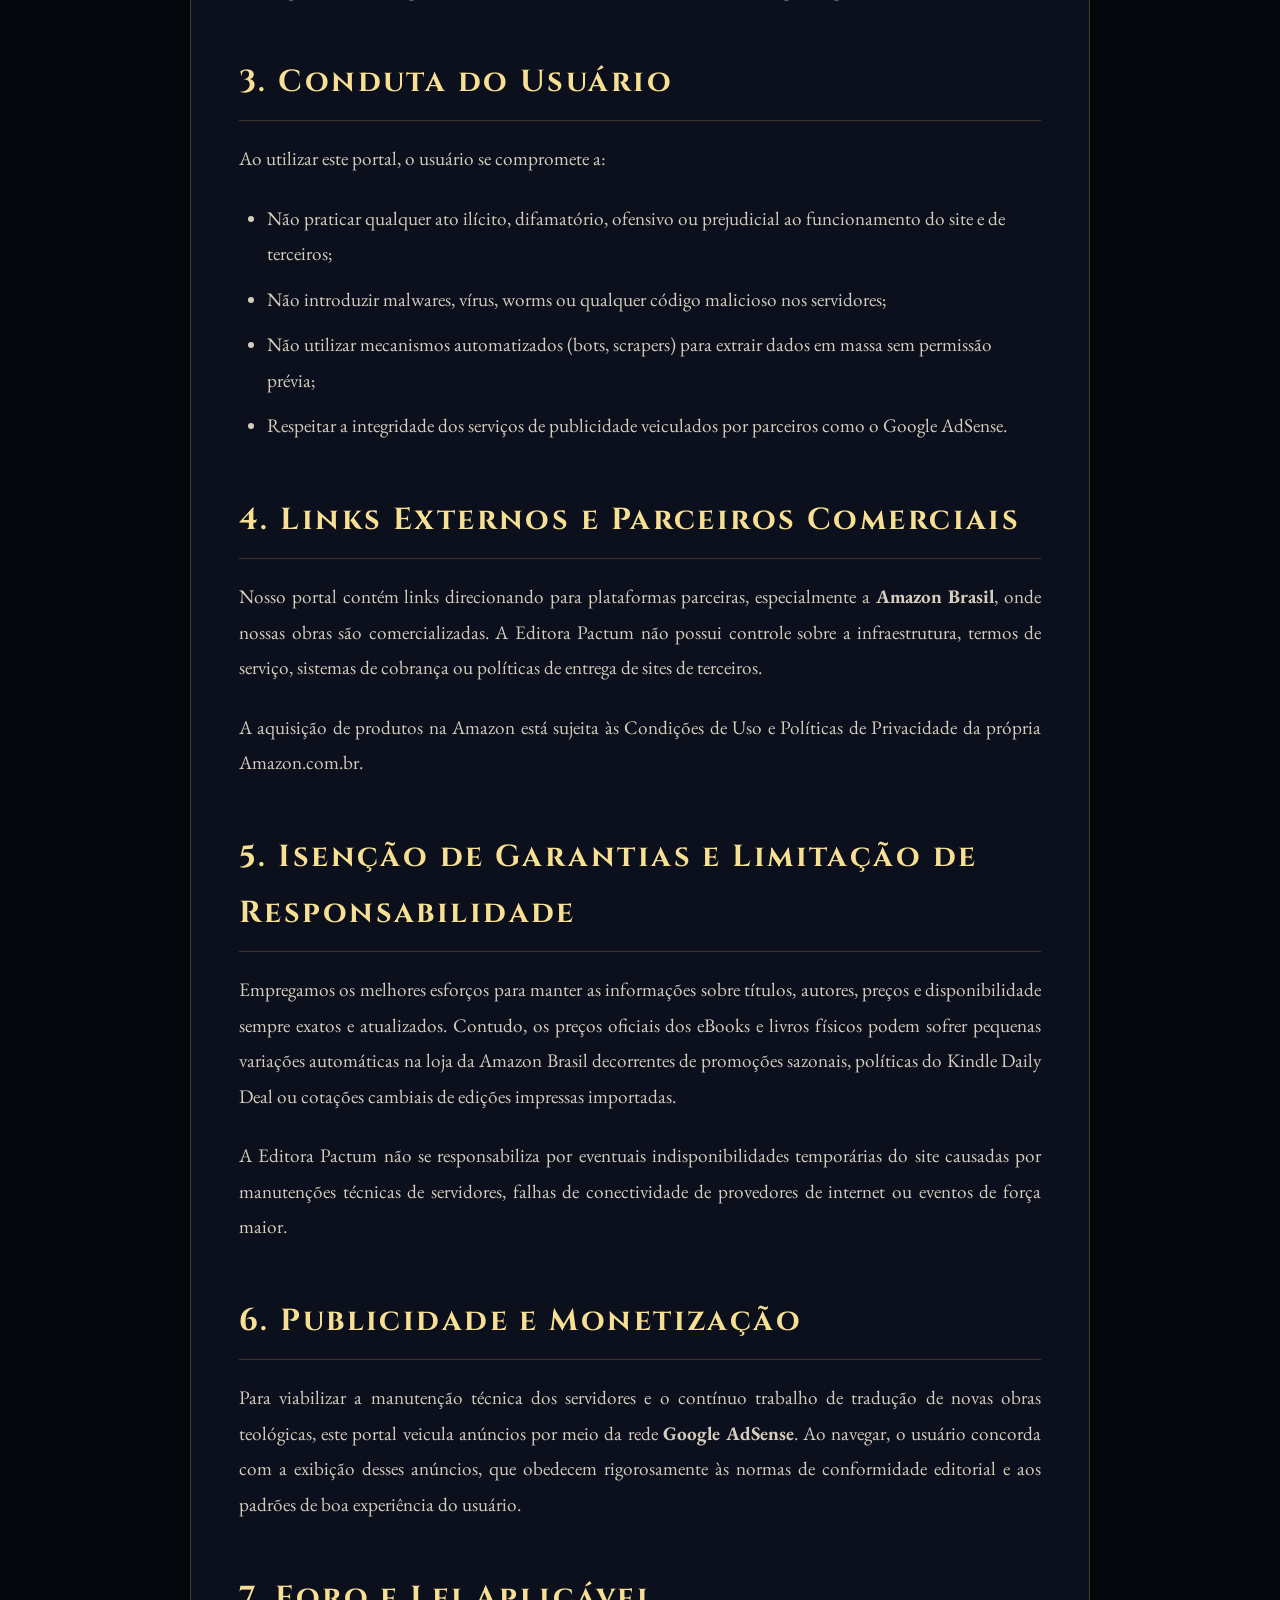
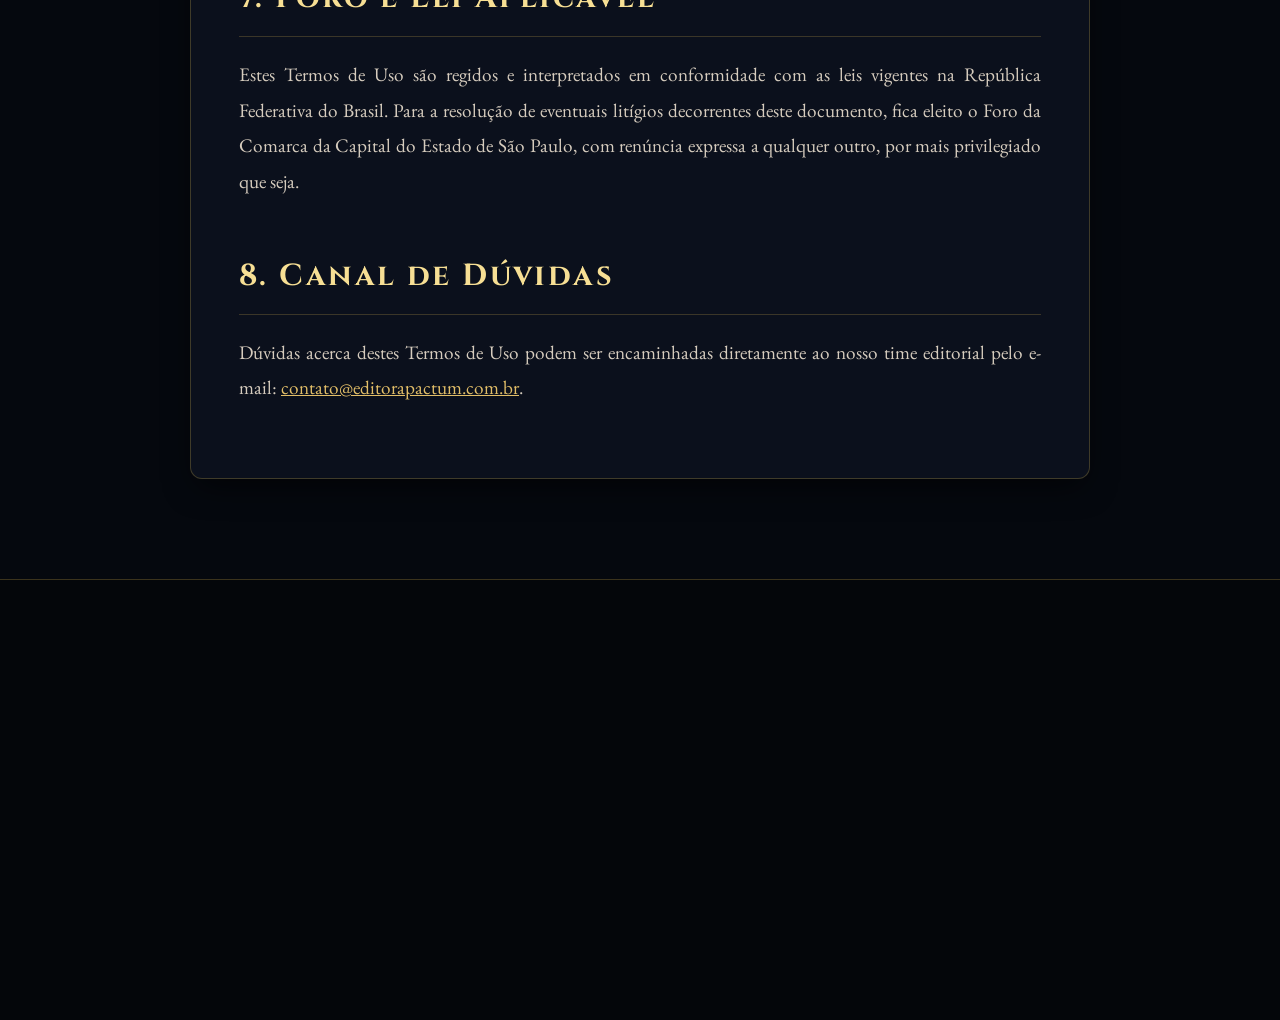
<file: termos-de-uso.html>
<!DOCTYPE html>
<html lang="pt-BR">
<head>
  <meta charset="UTF-8">
  <meta name="viewport" content="width=device-width, initial-scale=1.0">
  <title>Termos de Uso — Editora Pactum</title>
  <meta name="description" content="Termos e Condições de Uso do portal da Editora Pactum. Direitos autorais, propriedade intelectual, condições de navegação e responsabilidades.">
  <meta name="robots" content="index, follow">
  <link rel="canonical" href="https://www.editorapactum.com.br/termos-de-uso.html">
  <meta name="theme-color" content="#080d16">

  <!-- Google AdSense -->
  <meta name="google-adsense-account" content="ca-pub-7642306921513596">
  <script async src="https://pagead2.googlesyndication.com/pagead/js/adsbygoogle.js?client=ca-pub-7642306921513596" crossorigin="anonymous"></script>

  <!-- Open Graph -->
  <meta property="og:type" content="article">
  <meta property="og:url" content="https://www.editorapactum.com.br/termos-de-uso.html">
  <meta property="og:title" content="Termos de Uso — Editora Pactum">
  <meta property="og:description" content="Termos e condições gerais que regem o acesso e a utilização dos serviços e conteúdos da Editora Pactum.">
  <meta property="og:image" content="https://www.editorapactum.com.br/logo.png">

  <!-- Google Fonts -->
  <link rel="preconnect" href="https://fonts.googleapis.com">
  <link rel="preconnect" href="https://fonts.gstatic.com" crossorigin>
  <link href="https://fonts.googleapis.com/css2?family=Cinzel:wght@400;600;700;900&family=EB+Garamond:ital,wght@0,400;0,500;0,600;0,700;1,400;1,500&display=swap" rel="stylesheet">
  
  <link rel="icon" type="image/png" sizes="32x32" href="favicon-32x32.png">
  <link rel="icon" type="image/png" sizes="16x16" href="favicon-16x16.png">
  <link rel="shortcut icon" href="favicon.ico">
  
  <link rel="stylesheet" href="style.css?v=20261116">

  <!-- Schema.org Breadcrumb -->
  <script type="application/ld+json">
  {
    "@context": "https://schema.org",
    "@type": "BreadcrumbList",
    "itemListElement": [
      {
        "@type": "ListItem",
        "position": 1,
        "name": "Início",
        "item": "https://www.editorapactum.com.br/"
      },
      {
        "@type": "ListItem",
        "position": 2,
        "name": "Termos de Uso",
        "item": "https://www.editorapactum.com.br/termos-de-uso.html"
      }
    ]
  }
  </script>
</head>
<body>

  <!-- NAVEGAÇÃO SUPERIOR -->
  <nav class="navbar" id="navbar">
    <div class="nav-container">
      <a href="/" class="nav-logo">
        <picture>
          <source srcset="logo.webp" type="image/webp">
          <img src="logo.png" alt="Editora Pactum" class="nav-logo-img" width="44" height="44" decoding="async">
        </picture>
        <div class="nav-brand-text">
          <span class="nav-logo-text">Editora Pactum</span>
          <span class="nav-logo-sub">Tradição & Exegese</span>
        </div>
      </a>
      
      <div class="nav-links" id="navLinks">
        <a href="/">Início</a>
        <a href="/#catalogo">Catálogo</a>
        <a href="/#citacoes">Vozes dos Mestres</a>
        <a href="/sobre.html">Quem Somos</a>
        <a href="/contato.html">Contato</a>
      </div>

      <div class="nav-actions">
        <a href="/#catalogo" class="btn btn-primary" style="padding: 8px 16px; font-size: 0.9rem;">
          <span>Ver Livros</span> 📚
        </a>
        <button class="nav-toggle" id="navToggle" aria-label="Menu Principal">
          <span></span><span></span><span></span>
        </button>
      </div>
    </div>
  </nav>

  <!-- CABEÇALHO DA PÁGINA -->
  <header class="inner-page-hero">
    <div class="container">
      <div class="breadcrumb">
        <a href="/">Início</a> <span>/</span> <span>Termos de Uso</span>
      </div>
      <h1 class="page-title">Termos de Uso</h1>
      <p class="page-subtitle">
        Condições gerais de navegação, direitos de propriedade intelectual e responsabilidades no portal da Editora Pactum
      </p>
    </div>
  </header>

  <!-- CONTEÚDO PRINCIPAL -->
  <main class="page-main-content">
    <div class="container">
      <div class="page-article-layout">
        <div class="article-meta-bar">
          <div class="article-meta-item">
            <span>📅</span> <strong>Última Atualização:</strong> 07 de Setembro de 2026
          </div>
          <div class="article-meta-item">
            <span>📖</span> <strong>Jurisdição:</strong> República Federativa do Brasil
          </div>
        </div>

        <div class="article-prose">
          <p class="lead-paragraph">
            Bem-vindo ao portal da <strong>Editora Pactum</strong> (https://www.editorapactum.com.br). Ao acessar, navegar ou utilizar qualquer página, ferramenta ou conteúdo deste site, você concorda expressamente em cumprir e vincular-se aos presentes Termos de Uso. Caso não concorde com qualquer disposição aqui estipulada, recomendamos não prosseguir com a navegação.
          </p>

          <h2>1. Objeto e Finalidade do Site</h2>
          <p>
            O site da Editora Pactum tem por finalidade a divulgação cultural, teológica e bibliográfica de nossas edições e traduções exclusivas de Clássicos Puritanos e Bíblias Interlineares (Hebraico-Grego-Português), bem como a publicação de ensaios, estudos exegéticos e resenhas históricas.
          </p>
          <p>
            O portal atua como canal informativo e institucional. As aquisições dos livros digitais (eBooks Kindle) e livros impressos são processadas e entregues de forma segura diretamente pela infraestrutura da <strong>Amazon Brasil (Amazon.com.br)</strong>.
          </p>

          <h2>2. Propriedade Intelectual e Direitos Autorais</h2>
          <p>
            Todo o conteúdo disponibilizado neste portal — incluindo textos, introduções biográficas, notas de rodapé exegéticas, aparatos filológicos, design visual, identidade gráfica, logotipos, ícones, código-fonte e compilações de dados — é de propriedade exclusiva da <strong>Editora Pactum</strong> ou utilizado sob licença legítima, protegido pelas leis brasileiras de direitos autorais (Lei Federal nº 9.610/1998) e convenções internacionais.
          </p>
          <p>
            É expressamente proibida a reprodução integral, distribuição comercial, engenharia reversa ou cópia não autorizada das traduções, diagramações e designs proprietários da Editora Pactum sem prévia autorização por escrito. É permitida a citação de pequenos trechos para fins acadêmicos, de resenha crítica ou devocionais, desde que atribuídos expressamente os créditos à <em>Editora Pactum</em> com link para o portal oficial.
          </p>

          <h2>3. Conduta do Usuário</h2>
          <p>
            Ao utilizar este portal, o usuário se compromete a:
          </p>
          <ul>
            <li>Não praticar qualquer ato ilícito, difamatório, ofensivo ou prejudicial ao funcionamento do site e de terceiros;</li>
            <li>Não introduzir malwares, vírus, worms ou qualquer código malicioso nos servidores;</li>
            <li>Não utilizar mecanismos automatizados (bots, scrapers) para extrair dados em massa sem permissão prévia;</li>
            <li>Respeitar a integridade dos serviços de publicidade veiculados por parceiros como o Google AdSense.</li>
          </ul>

          <h2>4. Links Externos e Parceiros Comerciais</h2>
          <p>
            Nosso portal contém links direcionando para plataformas parceiras, especialmente a <strong>Amazon Brasil</strong>, onde nossas obras são comercializadas. A Editora Pactum não possui controle sobre a infraestrutura, termos de serviço, sistemas de cobrança ou políticas de entrega de sites de terceiros.
          </p>
          <p>
            A aquisição de produtos na Amazon está sujeita às Condições de Uso e Políticas de Privacidade da própria Amazon.com.br.
          </p>

          <h2>5. Isenção de Garantias e Limitação de Responsabilidade</h2>
          <p>
            Empregamos os melhores esforços para manter as informações sobre títulos, autores, preços e disponibilidade sempre exatos e atualizados. Contudo, os preços oficiais dos eBooks e livros físicos podem sofrer pequenas variações automáticas na loja da Amazon Brasil decorrentes de promoções sazonais, políticas do Kindle Daily Deal ou cotações cambiais de edições impressas importadas.
          </p>
          <p>
            A Editora Pactum não se responsabiliza por eventuais indisponibilidades temporárias do site causadas por manutenções técnicas de servidores, falhas de conectividade de provedores de internet ou eventos de força maior.
          </p>

          <h2>6. Publicidade e Monetização</h2>
          <p>
            Para viabilizar a manutenção técnica dos servidores e o contínuo trabalho de tradução de novas obras teológicas, este portal veicula anúncios por meio da rede <strong>Google AdSense</strong>. Ao navegar, o usuário concorda com a exibição desses anúncios, que obedecem rigorosamente às normas de conformidade editorial e aos padrões de boa experiência do usuário.
          </p>

          <h2>7. Foro e Lei Aplicável</h2>
          <p>
            Estes Termos de Uso são regidos e interpretados em conformidade com as leis vigentes na República Federativa do Brasil. Para a resolução de eventuais litígios decorrentes deste documento, fica eleito o Foro da Comarca da Capital do Estado de São Paulo, com renúncia expressa a qualquer outro, por mais privilegiado que seja.
          </p>

          <h2>8. Canal de Dúvidas</h2>
          <p>
            Dúvidas acerca destes Termos de Uso podem ser encaminhadas diretamente ao nosso time editorial pelo e-mail: <a href="mailto:contato@editorapactum.com.br" style="color: var(--gold-400);">contato@editorapactum.com.br</a>.
          </p>
        </div>
      </div>
    </div>
  </main>

  <!-- RODAPÉ COMPLETO -->
  <footer class="footer" id="contato">
    <div class="footer-top">
      <div class="container">
        <div class="footer-grid">
          <div class="footer-brand">
            <div class="footer-brand-header">
              <picture>
                <source srcset="logo.webp" type="image/webp">
                <img src="logo.png" alt="Editora Pactum" class="footer-logo" width="44" height="44" loading="lazy" decoding="async">
              </picture>
              <h3>EDITORA PACTUM</h3>
            </div>
            <p>Tradição Teológica Reformada & Exegese dos Textos Originais.</p>
          </div>

          <div class="footer-col">
            <h4>Institucional</h4>
            <ul>
              <li><a href="/">Início</a></li>
              <li><a href="/sobre.html">Quem Somos</a></li>
              <li><a href="/contato.html">Fale Conosco</a></li>
              <li><a href="/politica-de-privacidade.html">Política de Privacidade</a></li>
              <li><a href="/termos-de-uso.html">Termos de Uso</a></li>
            </ul>
          </div>

          <div class="footer-col">
            <h4>Estudos & Catálogo</h4>
            <ul>
              <li><a href="/artigo-legado-puritano.html">O Legado Puritano</a></li>
              <li><a href="/artigo-biblia-interlinear-exegese.html">Bíblias Interlineares</a></li>
              <li><a href="/artigo-contentamento-thomas-watson.html">A Arte do Contentamento</a></li>
              <li><a href="/#catalogo">Catálogo Completo (39 Obras)</a></li>
            </ul>
          </div>

          <div class="footer-col">
            <h4>Plataformas</h4>
            <ul>
              <li><a href="https://www.amazon.com.br/s?i=digital-text&rh=p_27%3AEditora+Pactum&tag=editorapactum-20" target="_blank" rel="noopener">Loja Amazon Brasil ↗</a></li>
              <li><a href="https://www.amazon.com.br/kindle-dbs/ku/ku-landing?tag=editorapactum-20" target="_blank" rel="noopener">Kindle Unlimited ↗</a></li>
            </ul>
          </div>
        </div>
      </div>
    </div>

    <div class="footer-bottom">
      <div class="container">
        <p>© 2026 Editora Pactum. Todos os direitos reservados. <em>Soli Deo Gloria.</em></p>
      </div>
    </div>
  </footer>

  <script defer src="common.js?v=20261116"></script>
</body>
</html>
</file>
<file: style.css>
/* ==========================================================================
   EDITORA PACTUM — DESIGN SYSTEM & ESTILO VISUAL DE ALTA PRECISÃO
   Tradição • Teologia • Rigor Exegético
   ========================================================================== */

:root {
  /* Paleta Base Escura */
  --bg-darkest: #05080e;
  --bg-dark: #090e17;
  --bg-card: rgba(13, 20, 33, 0.78);
  --bg-card-hover: rgba(19, 30, 49, 0.94);
  --bg-glass: rgba(11, 18, 30, 0.7);
  --bg-input: rgba(15, 23, 38, 0.85);

  /* Ouro & Metais Sagrados */
  --gold-200: #fff2c4;
  --gold-300: #f7df94;
  --gold-400: #e2be68;
  --gold-500: #c9a84c;
  --gold-600: #a78229;
  --gold-700: #7d5f17;
  --gold-glow: rgba(201, 168, 76, 0.35);
  --gold-glow-intense: rgba(247, 223, 148, 0.65);
  --gold-border: rgba(201, 168, 76, 0.28);
  --gold-border-bright: rgba(247, 223, 148, 0.7);
  --gold-gradient: linear-gradient(135deg, #f7df94 0%, #d4af37 35%, #b38827 70%, #f7df94 100%);
  --gold-text-gradient: linear-gradient(135deg, #fff5d4 0%, #e2be68 40%, #b38827 80%, #f7df94 100%);

  /* Destaques Temáticos */
  --seal-red: #8f1d2e;
  --seal-red-glow: rgba(143, 29, 46, 0.4);
  --sapphire-blue: #1e3f73;
  --sapphire-glow: rgba(30, 63, 115, 0.4);
  --emerald-green: #1a6b47;

  /* Texto */
  --text-primary: #fcf8f0;
  --text-secondary: #d6ccbe;
  --text-muted: #9e9382;
  --text-gold: #e2be68;

  /* Tipografia */
  --font-serif-title: 'Cinzel', Georgia, 'Times New Roman', serif;
  --font-serif-body: 'EB Garamond', Georgia, serif;
  
  /* Transições & Sombras */
  --transition-fast: 0.2s cubic-bezier(0.4, 0, 0.2, 1);
  --transition-normal: 0.35s cubic-bezier(0.4, 0, 0.2, 1);
  --transition-slow: 0.6s cubic-bezier(0.16, 1, 0.3, 1);
  --shadow-gold: 0 10px 30px -5px rgba(201, 168, 76, 0.25);
  --shadow-book: 0 16px 36px -6px rgba(0, 0, 0, 0.8), 0 6px 16px rgba(0, 0, 0, 0.6);
  --shadow-card: 0 12px 32px -8px rgba(0, 0, 0, 0.7);
}

/* Reset Global */
*, *::before, *::after {
  margin: 0;
  padding: 0;
  box-sizing: border-box;
}

html {
  scroll-behavior: smooth;
  font-size: 16px;
  background-color: var(--bg-darkest);
  color: var(--text-primary);
}

body {
  font-family: var(--font-serif-body);
  font-size: 1.125rem;
  line-height: 1.7;
  overflow-x: hidden;
  background-color: var(--bg-darkest);
  position: relative;
  -webkit-font-smoothing: antialiased;
  -moz-osx-font-smoothing: grayscale;
}

body::before {
  content: '';
  position: fixed;
  inset: 0;
  z-index: -1;
  pointer-events: none;
  background: radial-gradient(circle at 50% 0%, #121f36 0%, #080d16 45%, #04060a 100%);
}

.skip-link {
  position: absolute;
  top: -120px;
  left: 16px;
  z-index: 3500;
  padding: 10px 18px;
  background: var(--gold-gradient);
  color: #080d16;
  font-family: var(--font-serif-title);
  font-size: 0.85rem;
  font-weight: 700;
  border-radius: 6px;
  text-decoration: none;
  transition: top var(--transition-fast);
}

.skip-link:focus {
  top: 14px;
}

/* Scrollbar Personalizada */
::-webkit-scrollbar {
  width: 10px;
}
::-webkit-scrollbar-track {
  background: var(--bg-darkest);
}
::-webkit-scrollbar-thumb {
  background: #23354f;
  border-radius: 5px;
  border: 2px solid var(--bg-darkest);
}
::-webkit-scrollbar-thumb:hover {
  background: var(--gold-500);
}

::selection {
  background: var(--gold-600);
  color: #fff;
}

.container {
  max-width: 1320px;
  margin: 0 auto;
  padding: 0 24px;
}

/* ==========================================================================
   TIPOGRAFIA & TÍTULOS
   ========================================================================== */

h1, h2, h3, h4, h5, h6 {
  font-family: var(--font-serif-title);
  font-weight: 700;
  letter-spacing: 0.08em;
  color: var(--text-primary);
}

.section-header {
  text-align: center;
  margin-bottom: 56px;
  position: relative;
}

.section-ornament {
  font-size: 1.1rem;
  color: var(--gold-400);
  letter-spacing: 0.4em;
  margin-bottom: 12px;
  opacity: 0.9;
  text-shadow: 0 0 14px var(--gold-glow);
}

.section-title {
  font-size: 2.6rem;
  font-weight: 700;
  text-transform: uppercase;
  letter-spacing: 0.12em;
  background: var(--gold-text-gradient);
  -webkit-background-clip: text;
  -webkit-text-fill-color: transparent;
  margin-bottom: 16px;
}

.section-rule {
  width: 130px;
  height: 2px;
  background: radial-gradient(circle, var(--gold-400) 0%, rgba(201, 168, 76, 0) 100%);
  margin: 0 auto 16px;
}

.section-desc {
  font-size: 1.18rem;
  color: var(--text-muted);
  max-width: 660px;
  margin: 0 auto;
  font-style: italic;
}

/* ==========================================================================
   BARRA DE NAVEGAÇÃO SUPERIOR
   ========================================================================== */

.navbar {
  position: fixed;
  top: 0;
  left: 0;
  right: 0;
  z-index: 1000;
  padding: 16px 0;
  transition: all var(--transition-normal);
  background: rgba(8, 13, 22, 0.5);
  backdrop-filter: blur(14px);
  -webkit-backdrop-filter: blur(14px);
  border-bottom: 1px solid transparent;
}

.navbar.scrolled {
  padding: 12px 0;
  background: rgba(6, 10, 18, 0.94);
  border-bottom: 1px solid var(--gold-border);
  box-shadow: 0 8px 32px rgba(0, 0, 0, 0.7);
}

.nav-container {
  max-width: 1360px;
  margin: 0 auto;
  padding: 0 28px;
  display: flex;
  justify-content: space-between;
  align-items: center;
  gap: 20px;
}

.nav-logo {
  display: flex;
  align-items: center;
  gap: 14px;
  text-decoration: none;
}

.nav-logo-img {
  width: 44px;
  height: 44px;
  border-radius: 50%;
  border: 1.5px solid var(--gold-400);
  box-shadow: 0 0 14px var(--gold-glow);
  transition: transform var(--transition-normal), box-shadow var(--transition-normal);
}

.nav-logo:hover .nav-logo-img {
  transform: rotate(8deg) scale(1.06);
  box-shadow: 0 0 20px var(--gold-glow-intense);
}

.nav-brand-text {
  display: flex;
  flex-direction: column;
}

.nav-logo-text {
  font-family: var(--font-serif-title);
  font-size: 1.22rem;
  font-weight: 700;
  letter-spacing: 0.15em;
  text-transform: uppercase;
  background: var(--gold-text-gradient);
  -webkit-background-clip: text;
  -webkit-text-fill-color: transparent;
  line-height: 1.1;
}

.nav-logo-sub {
  font-family: var(--font-serif-body);
  font-size: 0.78rem;
  letter-spacing: 0.12em;
  color: var(--text-muted);
  text-transform: uppercase;
}

.nav-links {
  display: flex;
  gap: 28px;
  align-items: center;
}

.nav-links a {
  font-family: var(--font-serif-title);
  font-size: 0.88rem;
  letter-spacing: 0.12em;
  text-transform: uppercase;
  color: var(--text-secondary);
  text-decoration: none;
  position: relative;
  padding: 6px 0;
  transition: color var(--transition-fast);
}

.nav-links a::after {
  content: '';
  position: absolute;
  bottom: 0;
  left: 50%;
  width: 0;
  height: 1.5px;
  background: var(--gold-gradient);
  transition: width var(--transition-fast), left var(--transition-fast);
}

.nav-links a:hover,
.nav-links a.active {
  color: var(--gold-300);
}

.nav-links a:hover::after,
.nav-links a.active::after {
  width: 100%;
  left: 0;
}

.nav-actions {
  display: flex;
  align-items: center;
  gap: 12px;
}

.nav-fav-btn {
  display: inline-flex;
  align-items: center;
  gap: 6px;
  padding: 7px 14px;
  border-radius: 20px;
  background: rgba(143, 29, 46, 0.2);
  border: 1px solid rgba(143, 29, 46, 0.4);
  color: var(--text-primary);
  font-family: var(--font-serif-title);
  font-size: 0.78rem;
  letter-spacing: 0.08em;
  cursor: pointer;
  transition: all var(--transition-fast);
}

.nav-fav-btn:hover {
  background: rgba(143, 29, 46, 0.4);
  border-color: #ff6b81;
  transform: translateY(-1px);
}

.fav-count-badge {
  background: var(--seal-red);
  color: #fff;
  font-size: 0.72rem;
  font-weight: 700;
  padding: 2px 7px;
  border-radius: 10px;
  line-height: 1;
}

.nav-sound-btn {
  display: inline-flex;
  align-items: center;
  gap: 6px;
  padding: 7px 12px;
  border-radius: 20px;
  background: rgba(201, 168, 76, 0.12);
  border: 1px solid var(--gold-border);
  color: var(--gold-300);
  font-family: var(--font-serif-title);
  font-size: 0.75rem;
  letter-spacing: 0.08em;
  cursor: pointer;
  transition: all var(--transition-fast);
}

.nav-sound-btn:hover {
  background: rgba(201, 168, 76, 0.25);
  border-color: var(--gold-400);
}

.nav-sound-btn.muted {
  background: rgba(255, 255, 255, 0.05);
  border-color: rgba(255, 255, 255, 0.15);
  color: var(--text-muted);
}

.nav-toggle {
  display: none;
  background: none;
  border: 1px solid var(--gold-border);
  padding: 8px 10px;
  border-radius: 6px;
  cursor: pointer;
  flex-direction: column;
  gap: 5px;
}

.nav-toggle span {
  display: block;
  width: 22px;
  height: 2px;
  background: var(--gold-400);
  transition: transform var(--transition-fast), opacity var(--transition-fast);
}

/* ==========================================================================
   HERO SECTION
   ========================================================================== */

.hero {
  position: relative;
  min-height: 100vh;
  display: flex;
  flex-direction: column;
  justify-content: center;
  align-items: center;
  text-align: center;
  padding: 130px 24px 80px;
  overflow: hidden;
}

.hero-canvas {
  position: absolute;
  top: 0;
  left: 0;
  width: 100%;
  height: 100%;
  pointer-events: none;
  z-index: 1;
}

.hero-overlay {
  position: absolute;
  inset: 0;
  background: radial-gradient(circle at 50% 40%, rgba(26, 44, 76, 0.35) 0%, rgba(8, 13, 22, 0.85) 60%, var(--bg-darkest) 100%);
  z-index: 2;
}

.hero-content {
  position: relative;
  z-index: 3;
  max-width: 960px;
  margin: 0 auto;
}

.hero-badge-pill {
  display: inline-flex;
  align-items: center;
  gap: 8px;
  background: rgba(201, 168, 76, 0.12);
  border: 1px solid var(--gold-border-bright);
  padding: 6px 18px;
  border-radius: 30px;
  font-family: var(--font-serif-title);
  font-size: 0.78rem;
  letter-spacing: 0.18em;
  text-transform: uppercase;
  color: var(--gold-300);
  margin-bottom: 24px;
  box-shadow: 0 0 20px rgba(201, 168, 76, 0.2);
  backdrop-filter: blur(8px);
}

.hero-badge-pill .sparkle {
  color: var(--gold-400);
  animation: pulseGlow 2s infinite;
}

.hero-logo-wrap {
  position: relative;
  display: inline-block;
  margin-bottom: 24px;
}

.hero-logo-wrap::before {
  content: '';
  position: absolute;
  top: 50%;
  left: 50%;
  width: 220px;
  height: 220px;
  transform: translate(-50%, -50%);
  background: radial-gradient(circle, rgba(201, 168, 76, 0.28) 0%, rgba(201, 168, 76, 0) 70%);
  border-radius: 50%;
  animation: pulseGlow 4s infinite ease-in-out;
  pointer-events: none;
}

@keyframes pulseGlow {
  0%, 100% { transform: translate(-50%, -50%) scale(0.95); opacity: 0.45; }
  50% { transform: translate(-50%, -50%) scale(1.15); opacity: 0.85; }
}

.hero-logo {
  width: 165px;
  height: 165px;
  object-fit: contain;
  border-radius: 50%;
  border: 3px solid var(--gold-400);
  box-shadow: 0 0 35px var(--gold-glow), 0 12px 28px rgba(0, 0, 0, 0.7);
  transition: transform var(--transition-slow);
}

.hero-logo:hover {
  transform: scale(1.05) rotate(2deg);
}

.hero-title {
  font-size: 3.8rem;
  font-weight: 900;
  letter-spacing: 0.18em;
  margin-bottom: 12px;
  text-transform: uppercase;
  background: var(--gold-text-gradient);
  -webkit-background-clip: text;
  -webkit-text-fill-color: transparent;
  text-shadow: 0 4px 30px rgba(0, 0, 0, 0.9);
}

.hero-tagline {
  font-family: var(--font-serif-title);
  font-size: 1.25rem;
  font-weight: 600;
  letter-spacing: 0.25em;
  text-transform: uppercase;
  color: var(--gold-300);
  margin-bottom: 18px;
  text-shadow: 0 0 16px var(--gold-glow);
}

.hero-tagline .tgd {
  color: var(--gold-500);
  margin: 0 8px;
}

.hero-subtitle {
  font-size: 1.35rem;
  color: var(--text-secondary);
  max-width: 760px;
  margin: 0 auto 32px;
  line-height: 1.65;
}

/* Chips de Destaque Rápido no Hero */
.hero-featured-chips {
  display: flex;
  gap: 14px;
  justify-content: center;
  flex-wrap: wrap;
  margin-bottom: 36px;
}

.featured-chip {
  background: rgba(13, 20, 33, 0.75);
  border: 1px solid var(--gold-border);
  padding: 8px 16px;
  border-radius: 25px;
  display: flex;
  align-items: center;
  gap: 10px;
  cursor: pointer;
  transition: all var(--transition-fast);
  backdrop-filter: blur(8px);
}

.featured-chip:hover {
  background: rgba(201, 168, 76, 0.18);
  border-color: var(--gold-400);
  transform: translateY(-2px);
  box-shadow: 0 6px 16px rgba(0, 0, 0, 0.5);
}

.chip-badge {
  font-family: var(--font-serif-title);
  font-size: 0.68rem;
  letter-spacing: 0.08em;
  text-transform: uppercase;
  padding: 3px 8px;
  border-radius: 12px;
  background: rgba(201, 168, 76, 0.2);
  color: var(--gold-300);
  border: 1px solid var(--gold-border);
}

.chip-badge.puritano {
  background: rgba(201, 168, 76, 0.25);
  color: #ffde8a;
}

.chip-badge.poliglota {
  background: rgba(77, 148, 255, 0.2);
  color: #aed1ff;
  border-color: rgba(77, 148, 255, 0.4);
}

.chip-title {
  font-family: var(--font-serif-title);
  font-size: 0.84rem;
  color: var(--text-primary);
}

.chip-price {
  font-family: var(--font-serif-title);
  font-size: 0.88rem;
  font-weight: 700;
  color: var(--gold-300);
}

.hero-ctas {
  display: flex;
  gap: 20px;
  justify-content: center;
  flex-wrap: wrap;
}

/* ==========================================================================
   BOTÕES GERAIS
   ========================================================================== */

.btn {
  font-family: var(--font-serif-title);
  font-size: 0.92rem;
  font-weight: 700;
  letter-spacing: 0.14em;
  text-transform: uppercase;
  text-decoration: none;
  padding: 14px 34px;
  border-radius: 4px;
  display: inline-flex;
  align-items: center;
  justify-content: center;
  gap: 10px;
  cursor: pointer;
  transition: all var(--transition-normal);
  border: 1px solid transparent;
}

.btn-primary {
  background: var(--gold-gradient);
  color: #0b111c;
  box-shadow: 0 6px 22px rgba(201, 168, 76, 0.38);
}

.btn-primary:hover {
  transform: translateY(-2px);
  box-shadow: 0 10px 30px rgba(201, 168, 76, 0.6);
  background: linear-gradient(135deg, #fff0bc 0%, #e2be68 40%, #c9a84c 100%);
}

.btn-ghost {
  background: rgba(13, 20, 33, 0.65);
  color: var(--text-primary);
  border: 1px solid var(--gold-border);
  backdrop-filter: blur(8px);
}

.btn-ghost:hover {
  background: rgba(201, 168, 76, 0.14);
  border-color: var(--gold-400);
  color: var(--gold-300);
  transform: translateY(-2px);
}

.btn-amazon {
  background: #ff9900;
  color: #111;
  font-weight: 700;
  box-shadow: 0 6px 20px rgba(255, 153, 0, 0.35);
}

.btn-amazon:hover {
  background: #ffaa1a;
  transform: translateY(-2px);
  box-shadow: 0 10px 28px rgba(255, 153, 0, 0.5);
}

.btn-whatsapp {
  background: #25d366;
  color: #0b111c;
  font-weight: 700;
}

.btn-whatsapp:hover {
  background: #2ee672;
  transform: translateY(-2px);
  box-shadow: 0 8px 24px rgba(37, 211, 102, 0.4);
}

/* Indicador de Scroll */
.hero-scroll {
  position: absolute;
  bottom: 28px;
  left: 50%;
  transform: translateX(-50%);
  z-index: 3;
}

.scroll-indicator {
  display: flex;
  flex-direction: column;
  align-items: center;
  gap: 8px;
  color: var(--gold-400);
  font-family: var(--font-serif-title);
  font-size: 0.75rem;
  letter-spacing: 0.2em;
  text-transform: uppercase;
  opacity: 0.8;
  text-decoration: none;
  transition: opacity var(--transition-fast);
}

.scroll-indicator:hover {
  opacity: 1;
}

.scroll-arrow {
  width: 14px;
  height: 14px;
  border-right: 2px solid var(--gold-400);
  border-bottom: 2px solid var(--gold-400);
  transform: rotate(45deg);
  animation: bounceArrow 2s infinite;
}

@keyframes bounceArrow {
  0%, 20%, 50%, 80%, 100% { transform: translateY(0) rotate(45deg); }
  40% { transform: translateY(8px) rotate(45deg); }
  60% { transform: translateY(4px) rotate(45deg); }
}

/* ==========================================================================
   BARRA DE ESTATÍSTICAS
   ========================================================================== */

.stats-bar {
  position: relative;
  z-index: 10;
  background: linear-gradient(180deg, rgba(16, 26, 44, 0.88) 0%, rgba(9, 14, 23, 0.96) 100%);
  border-top: 1px solid var(--gold-border);
  border-bottom: 1px solid var(--gold-border);
  padding: 36px 0;
  box-shadow: 0 10px 32px rgba(0, 0, 0, 0.6);
  backdrop-filter: blur(12px);
}

.stats-container {
  max-width: 1240px;
  margin: 0 auto;
  padding: 0 24px;
  display: flex;
  justify-content: space-around;
  align-items: center;
  flex-wrap: wrap;
  gap: 24px;
}

.stat-item {
  text-align: center;
  flex: 1;
  min-width: 180px;
}

.stat-number {
  font-family: var(--font-serif-title);
  font-size: 2.9rem;
  font-weight: 900;
  background: var(--gold-text-gradient);
  -webkit-background-clip: text;
  -webkit-text-fill-color: transparent;
  line-height: 1.1;
  display: block;
  margin-bottom: 6px;
}

.stat-label {
  font-family: var(--font-serif-title);
  font-size: 0.85rem;
  letter-spacing: 0.15em;
  text-transform: uppercase;
  color: var(--text-muted);
}

.stat-divider {
  width: 1px;
  height: 48px;
  background: radial-gradient(circle, var(--gold-border) 0%, transparent 100%);
}

/* ==========================================================================
   SEÇÃO CAROUSEL DE CITAÇÕES PURITANAS (VOZES DOS MESTRES)
   ========================================================================== */

.quotes-section {
  padding: 60px 0;
  position: relative;
}

.quote-carousel-wrapper {
  background: linear-gradient(135deg, rgba(14, 22, 38, 0.9) 0%, rgba(8, 13, 22, 0.95) 100%);
  border: 1px solid var(--gold-border);
  border-radius: 12px;
  padding: 44px 36px;
  text-align: center;
  position: relative;
  box-shadow: 0 16px 40px rgba(0, 0, 0, 0.6), 0 0 24px rgba(201, 168, 76, 0.12);
  backdrop-filter: blur(12px);
  max-width: 1000px;
  margin: 0 auto;
}

.quote-ornament-top {
  font-size: 1.1rem;
  color: var(--gold-400);
  letter-spacing: 0.4em;
  margin-bottom: 8px;
}

.quote-section-badge {
  font-family: var(--font-serif-title);
  font-size: 0.76rem;
  letter-spacing: 0.22em;
  text-transform: uppercase;
  color: var(--gold-400);
  margin-bottom: 24px;
}

.quote-box {
  min-height: 140px;
  display: flex;
  flex-direction: column;
  justify-content: center;
  align-items: center;
  transition: opacity var(--transition-fast), transform var(--transition-fast);
}

.quote-box.fade-out {
  opacity: 0;
  transform: translateY(6px);
}

.quote-text {
  font-family: var(--font-serif-body);
  font-size: 1.55rem;
  font-style: italic;
  color: var(--gold-200);
  line-height: 1.55;
  max-width: 820px;
  margin-bottom: 20px;
  text-shadow: 0 2px 10px rgba(0, 0, 0, 0.7);
}

.quote-author-line {
  display: flex;
  align-items: center;
  justify-content: center;
  gap: 12px;
  flex-wrap: wrap;
}

.quote-author {
  font-family: var(--font-serif-title);
  font-size: 1.05rem;
  font-weight: 700;
  letter-spacing: 0.12em;
  text-transform: uppercase;
  color: var(--gold-400);
}

.quote-book-link {
  font-family: var(--font-serif-body);
  font-size: 0.95rem;
  color: var(--text-muted);
  text-decoration: none;
  transition: color var(--transition-fast);
  border-bottom: 1px dotted var(--gold-border);
}

.quote-book-link:hover {
  color: var(--gold-300);
  border-color: var(--gold-300);
}

.quote-controls {
  display: flex;
  justify-content: center;
  align-items: center;
  gap: 18px;
  margin-top: 24px;
}

.quote-nav-btn {
  background: rgba(201, 168, 76, 0.12);
  border: 1px solid var(--gold-border);
  color: var(--gold-300);
  width: 34px;
  height: 34px;
  border-radius: 50%;
  display: flex;
  align-items: center;
  justify-content: center;
  font-size: 1.2rem;
  cursor: pointer;
  transition: all var(--transition-fast);
}

.quote-nav-btn:hover {
  background: var(--gold-gradient);
  color: #0c121d;
  border-color: var(--gold-400);
}

.quote-indicators {
  display: flex;
  gap: 8px;
}

.quote-dot {
  width: 9px;
  height: 9px;
  border-radius: 50%;
  background: rgba(201, 168, 76, 0.25);
  border: 1px solid var(--gold-border);
  cursor: pointer;
  transition: all var(--transition-fast);
}

.quote-dot.active {
  background: var(--gold-400);
  box-shadow: 0 0 10px var(--gold-glow);
  transform: scale(1.25);
}

/* ==========================================================================
   SEÇÃO SOBRE NÓS
   ========================================================================== */

.sobre {
  padding: 90px 0;
  position: relative;
}

.sobre-grid {
  display: grid;
  grid-template-columns: 1.1fr 0.9fr;
  gap: 50px;
  align-items: center;
}

.sobre-text p {
  color: var(--text-secondary);
  font-size: 1.18rem;
  margin-bottom: 22px;
  text-align: justify;
}

.sobre-text .lead-text {
  font-size: 1.35rem;
  color: var(--text-primary);
  font-weight: 500;
  line-height: 1.7;
}

.sobre-pillars {
  display: flex;
  flex-direction: column;
  gap: 24px;
}

.pillar {
  background: var(--bg-card);
  border: 1px solid var(--gold-border);
  padding: 30px;
  border-radius: 8px;
  transition: all var(--transition-normal);
  backdrop-filter: blur(10px);
  position: relative;
  overflow: hidden;
}

.pillar::before {
  content: '';
  position: absolute;
  top: 0;
  left: 0;
  width: 4px;
  height: 100%;
  background: var(--gold-gradient);
  opacity: 0;
  transition: opacity var(--transition-fast);
}

.pillar:hover {
  transform: translateX(6px);
  border-color: var(--gold-400);
  background: var(--bg-card-hover);
  box-shadow: var(--shadow-gold);
}

.pillar:hover::before {
  opacity: 1;
}

.pillar-icon {
  font-size: 2.2rem;
  margin-bottom: 12px;
}

.pillar h3 {
  font-size: 1.3rem;
  color: var(--gold-300);
  margin-bottom: 10px;
  letter-spacing: 0.08em;
}

.pillar p {
  font-size: 1.05rem;
  color: var(--text-muted);
  line-height: 1.6;
}

/* ==========================================================================
   CATÁLOGO & CONTROLES DE FILTRO
   ========================================================================== */

.catalogo {
  padding: 90px 0;
  position: relative;
}

.catalog-control-panel {
  margin-bottom: 44px;
}

.search-box-wrap {
  max-width: 680px;
  margin: 0 auto 28px;
  position: relative;
}

.search-input {
  width: 100%;
  padding: 16px 48px 16px 52px;
  background: rgba(13, 20, 33, 0.9);
  border: 1px solid var(--gold-border);
  border-radius: 30px;
  color: var(--text-primary);
  font-family: var(--font-serif-body);
  font-size: 1.15rem;
  outline: none;
  transition: all var(--transition-normal);
  backdrop-filter: blur(10px);
}

.search-input:focus {
  border-color: var(--gold-400);
  box-shadow: 0 0 24px var(--gold-glow);
  background: rgba(16, 26, 44, 0.98);
}

.search-icon {
  position: absolute;
  left: 20px;
  top: 50%;
  transform: translateY(-50%);
  color: var(--gold-400);
  font-size: 1.2rem;
  pointer-events: none;
}

.search-clear-btn {
  position: absolute;
  right: 18px;
  top: 50%;
  transform: translateY(-50%);
  background: rgba(255, 255, 255, 0.1);
  border: none;
  color: var(--text-muted);
  width: 26px;
  height: 26px;
  border-radius: 50%;
  font-size: 0.8rem;
  cursor: pointer;
  transition: all var(--transition-fast);
  display: flex;
  align-items: center;
  justify-content: center;
}

.search-clear-btn:hover {
  background: rgba(201, 168, 76, 0.3);
  color: var(--gold-300);
}

.filter-tabs {
  display: flex;
  justify-content: center;
  gap: 12px;
  flex-wrap: wrap;
  margin-bottom: 24px;
}

.filter-btn {
  font-family: var(--font-serif-title);
  font-size: 0.85rem;
  font-weight: 700;
  letter-spacing: 0.12em;
  text-transform: uppercase;
  padding: 11px 22px;
  background: rgba(13, 20, 33, 0.65);
  border: 1px solid var(--gold-border);
  color: var(--text-secondary);
  border-radius: 25px;
  cursor: pointer;
  transition: all var(--transition-fast);
  backdrop-filter: blur(8px);
  display: inline-flex;
  align-items: center;
  gap: 6px;
}

.filter-btn:hover {
  border-color: var(--gold-400);
  color: var(--gold-300);
  background: rgba(201, 168, 76, 0.12);
}

.filter-btn.active {
  background: var(--gold-gradient);
  color: #0a0f19;
  border-color: transparent;
  box-shadow: 0 4px 18px rgba(201, 168, 76, 0.45);
}

.filter-btn .tab-count {
  font-size: 0.78rem;
  opacity: 0.85;
}

.filter-btn.btn-tab-fav.active {
  background: linear-gradient(135deg, #ff4757 0%, #8f1d2e 100%);
  color: #fff;
  box-shadow: 0 4px 18px rgba(255, 71, 87, 0.4);
}

/* Barra de Refinamento (Preço & Ordenação) */
.catalog-refinements {
  display: flex;
  justify-content: space-between;
  align-items: center;
  background: rgba(10, 16, 26, 0.6);
  border: 1px solid rgba(201, 168, 76, 0.18);
  border-radius: 12px;
  padding: 14px 22px;
  margin-bottom: 20px;
  flex-wrap: wrap;
  gap: 16px;
  backdrop-filter: blur(8px);
}

.price-chips-group {
  display: flex;
  align-items: center;
  gap: 8px;
  flex-wrap: wrap;
}

.refine-label {
  font-family: var(--font-serif-title);
  font-size: 0.78rem;
  letter-spacing: 0.1em;
  text-transform: uppercase;
  color: var(--text-muted);
  margin-right: 4px;
}

.price-chip {
  background: rgba(255, 255, 255, 0.04);
  border: 1px solid rgba(201, 168, 76, 0.2);
  color: var(--text-secondary);
  font-family: var(--font-serif-title);
  font-size: 0.76rem;
  padding: 5px 12px;
  border-radius: 15px;
  cursor: pointer;
  transition: all var(--transition-fast);
}

.price-chip:hover {
  background: rgba(201, 168, 76, 0.15);
  color: var(--gold-300);
  border-color: var(--gold-400);
}

.price-chip.active {
  background: rgba(201, 168, 76, 0.25);
  border-color: var(--gold-400);
  color: var(--gold-300);
  font-weight: 700;
}

.sort-group {
  display: flex;
  align-items: center;
  gap: 8px;
}

.sort-select {
  background: rgba(13, 20, 33, 0.9);
  border: 1px solid var(--gold-border);
  color: var(--text-primary);
  font-family: var(--font-serif-title);
  font-size: 0.82rem;
  padding: 6px 14px;
  border-radius: 6px;
  outline: none;
  cursor: pointer;
  transition: border-color var(--transition-fast);
}

.sort-select:focus {
  border-color: var(--gold-400);
}

.sort-select option {
  background: #0d1624;
  color: var(--text-primary);
}

.results-counter {
  text-align: center;
  color: var(--gold-400);
  font-family: var(--font-serif-title);
  font-size: 0.88rem;
  letter-spacing: 0.08em;
  margin-top: 14px;
}

.btn-clear-search {
  background: none;
  border: none;
  color: var(--gold-300);
  text-decoration: underline;
  cursor: pointer;
  font-family: inherit;
  margin-left: 8px;
}

/* ==========================================================================
   GRID DE LIVROS & CARD 3D TILT
   ========================================================================== */

.books-grid {
  display: grid;
  grid-template-columns: repeat(auto-fill, minmax(280px, 1fr));
  gap: 36px 26px;
  perspective: 1000px;
}

.book-card {
  position: relative;
  border-radius: 10px;
  transition: transform 0.15s ease-out, box-shadow 0.15s ease-out;
  transform-style: preserve-3d;
}

.book-card:hover {
  will-change: transform;
}

.book-card-inner {
  background: var(--bg-card);
  border: 1px solid var(--gold-border);
  border-radius: 10px;
  padding: 22px 20px 20px;
  display: flex;
  flex-direction: column;
  height: 100%;
  backdrop-filter: blur(10px);
  position: relative;
  overflow: hidden;
  box-shadow: var(--shadow-card);
}

.book-card:hover .book-card-inner {
  background: var(--bg-card-hover);
  border-color: var(--gold-400);
  box-shadow: 0 20px 45px -10px rgba(0, 0, 0, 0.85), 0 0 24px rgba(201, 168, 76, 0.25);
}

/* Botão Favorito no Card */
.btn-fav {
  position: absolute;
  top: 14px;
  left: 14px;
  background: rgba(8, 13, 22, 0.75);
  border: 1px solid var(--gold-border);
  border-radius: 50%;
  width: 34px;
  height: 34px;
  display: flex;
  align-items: center;
  justify-content: center;
  font-size: 0.95rem;
  cursor: pointer;
  z-index: 10;
  transition: all var(--transition-fast);
  backdrop-filter: blur(6px);
}

.btn-fav:hover {
  transform: scale(1.15);
  background: rgba(143, 29, 46, 0.4);
  border-color: #ff6b81;
}

.btn-fav.active {
  background: rgba(143, 29, 46, 0.7);
  border-color: #ff4757;
  box-shadow: 0 0 12px rgba(255, 71, 87, 0.6);
}

/* Capa do Livro */
.book-cover-wrap {
  position: relative;
  aspect-ratio: 1 / 1.55;
  border-radius: 6px;
  overflow: hidden;
  margin-bottom: 18px;
  box-shadow: var(--shadow-book);
  cursor: pointer;
  background: #0d1624;
}

.book-cover-wrap picture,
.nav-logo picture,
.hero-logo-wrap picture,
.footer-brand-header picture {
  display: contents;
}

.book-cover-img {
  width: 100%;
  height: 100%;
  object-fit: cover;
  display: block;
  transition: transform var(--transition-slow);
}

.book-card:hover .book-cover-wrap picture,
.nav-logo picture,
.hero-logo-wrap picture,
.footer-brand-header picture {
  display: contents;
}

.book-cover-img {
  transform: scale(1.06);
}

.book-glare {
  position: absolute;
  inset: 0;
  pointer-events: none;
  opacity: 0;
  transition: opacity 0.2s ease-out;
  z-index: 5;
}

.book-quick-view-overlay {
  position: absolute;
  inset: 0;
  background: rgba(5, 8, 14, 0.65);
  display: flex;
  align-items: center;
  justify-content: center;
  opacity: 0;
  transition: opacity var(--transition-fast);
  z-index: 4;
  backdrop-filter: blur(2px);
}

.book-card:hover .book-quick-view-overlay {
  opacity: 1;
}

.quick-view-text {
  font-family: var(--font-serif-title);
  font-size: 0.8rem;
  font-weight: 700;
  letter-spacing: 0.12em;
  text-transform: uppercase;
  color: #0b111c;
  background: var(--gold-gradient);
  padding: 8px 16px;
  border-radius: 20px;
  box-shadow: 0 4px 15px rgba(201, 168, 76, 0.6);
}

.book-badge {
  position: absolute;
  top: 10px;
  right: 10px;
  background: rgba(8, 13, 22, 0.88);
  border: 1px solid var(--gold-border);
  color: var(--gold-300);
  font-family: var(--font-serif-title);
  font-size: 0.66rem;
  letter-spacing: 0.1em;
  text-transform: uppercase;
  padding: 4px 9px;
  border-radius: 4px;
  backdrop-filter: blur(6px);
  z-index: 6;
}

.book-badge.puritano {
  border-color: rgba(201, 168, 76, 0.7);
  background: rgba(26, 17, 8, 0.9);
  color: #ffde8a;
}

.book-badge.interlinear {
  border-color: rgba(77, 148, 255, 0.7);
  background: rgba(8, 20, 38, 0.9);
  color: #aed1ff;
}

.book-badge.idiomas {
  border-color: rgba(143, 29, 46, 0.7);
  background: rgba(38, 8, 14, 0.9);
  color: #ffb8c5;
}

/* Informações do Livro */
.book-info {
  display: flex;
  flex-direction: column;
  flex-grow: 1;
}

.book-author {
  font-family: var(--font-serif-title);
  font-size: 0.82rem;
  letter-spacing: 0.14em;
  text-transform: uppercase;
  color: var(--gold-400);
  margin-bottom: 6px;
  cursor: pointer;
  transition: color var(--transition-fast);
}

.book-author:hover {
  color: var(--gold-200);
  text-decoration: underline;
}

.book-title {
  font-size: 1.15rem;
  font-weight: 600;
  line-height: 1.4;
  color: var(--text-primary);
  margin-bottom: 10px;
  display: -webkit-box;
  -webkit-line-clamp: 2;
  -webkit-box-orient: vertical;
  overflow: hidden;
  min-height: 2.8em;
  cursor: pointer;
  transition: color var(--transition-fast);
}

.book-title:hover {
  color: var(--gold-300);
}

.book-ku-tag {
  display: flex;
  align-items: center;
  gap: 6px;
  margin-bottom: 12px;
}

.ku-badge {
  background: rgba(0, 168, 225, 0.15);
  border: 1px solid rgba(0, 168, 225, 0.4);
  color: #5ec8f2;
  font-family: var(--font-serif-title);
  font-size: 0.68rem;
  font-weight: 700;
  letter-spacing: 0.06em;
  padding: 2px 7px;
  border-radius: 3px;
}

.ku-sub {
  font-size: 0.72rem;
  color: var(--text-muted);
}

.book-meta {
  display: flex;
  justify-content: space-between;
  align-items: flex-end;
  margin-top: auto;
  padding-top: 12px;
  border-top: 1px solid rgba(201, 168, 76, 0.16);
  margin-bottom: 14px;
}

.price-container {
  display: flex;
  flex-direction: column;
}

.price-label {
  font-size: 0.7rem;
  color: var(--text-muted);
  text-transform: uppercase;
  letter-spacing: 0.06em;
}

.book-price {
  font-family: var(--font-serif-title);
  font-size: 1.35rem;
  font-weight: 900;
  color: var(--gold-300);
  line-height: 1.1;
}

.asin-tag {
  font-family: monospace;
  font-size: 0.72rem;
  color: var(--text-muted);
  background: rgba(255, 255, 255, 0.05);
  padding: 3px 6px;
  border-radius: 3px;
}

/* Botões do Card */
.book-actions {
  display: flex;
  gap: 8px;
}

.btn-details {
  flex: 1;
  padding: 10px 12px;
  font-size: 0.78rem;
  font-family: var(--font-serif-title);
  letter-spacing: 0.1em;
  text-transform: uppercase;
  background: rgba(255, 255, 255, 0.05);
  border: 1px solid var(--gold-border);
  color: var(--text-secondary);
  border-radius: 4px;
  cursor: pointer;
  transition: all var(--transition-fast);
}

.btn-details:hover {
  background: rgba(201, 168, 76, 0.15);
  color: var(--gold-300);
  border-color: var(--gold-400);
}

.btn-card-amazon {
  flex: 1.1;
  padding: 10px 12px;
  font-size: 0.78rem;
  background: rgba(201, 168, 76, 0.15);
  color: var(--gold-300);
  border: 1px solid var(--gold-border);
  border-radius: 4px;
  transition: all var(--transition-fast);
  display: flex;
  align-items: center;
  justify-content: center;
  gap: 6px;
  text-decoration: none;
  font-family: var(--font-serif-title);
  letter-spacing: 0.08em;
  text-transform: uppercase;
}

.btn-card-amazon:hover {
  background: var(--gold-gradient);
  color: #0c121d;
  border-color: var(--gold-400);
  box-shadow: 0 4px 15px rgba(201, 168, 76, 0.35);
}

/* Empty State */
.empty-state {
  grid-column: 1 / -1;
  text-align: center;
  padding: 70px 20px;
  background: rgba(13, 20, 33, 0.5);
  border: 1px dashed var(--gold-border);
  border-radius: 12px;
}

.empty-state-icon {
  font-size: 3rem;
  margin-bottom: 12px;
}

.empty-state-title {
  font-family: var(--font-serif-title);
  font-size: 1.4rem;
  color: var(--gold-300);
  margin-bottom: 8px;
}

.empty-state-desc {
  font-size: 1.05rem;
  color: var(--text-muted);
  max-width: 500px;
  margin: 0 auto 20px;
}

/* ==========================================================================
   SEÇÃO AUTORES
   ========================================================================== */

.autores {
  padding: 90px 0;
  position: relative;
  content-visibility: auto;
  contain-intrinsic-size: 1px 850px;
}

.autores-grid {
  display: grid;
  grid-template-columns: repeat(auto-fill, minmax(280px, 1fr));
  gap: 28px;
}

.author-card {
  background: var(--bg-card);
  border: 1px solid var(--gold-border);
  border-radius: 10px;
  padding: 28px 22px;
  display: flex;
  flex-direction: column;
  transition: all var(--transition-normal);
  backdrop-filter: blur(10px);
  cursor: pointer;
  position: relative;
}

.author-card:hover {
  transform: translateY(-6px);
  border-color: var(--gold-400);
  background: var(--bg-card-hover);
  box-shadow: var(--shadow-gold);
}

.author-avatar-wrap {
  width: 60px;
  height: 60px;
  border-radius: 50%;
  background: linear-gradient(135deg, #182844 0%, #0d1624 100%);
  border: 2px solid var(--gold-400);
  display: flex;
  align-items: center;
  justify-content: center;
  margin-bottom: 16px;
  box-shadow: 0 0 16px var(--gold-glow);
}

.author-initials {
  font-family: var(--font-serif-title);
  font-size: 1.2rem;
  font-weight: 700;
  color: var(--gold-300);
}

.author-name {
  font-size: 1.25rem;
  color: var(--gold-300);
  margin-bottom: 4px;
}

.author-era {
  font-family: var(--font-serif-title);
  font-size: 0.78rem;
  letter-spacing: 0.12em;
  color: var(--text-muted);
  text-transform: uppercase;
  margin-bottom: 12px;
}

.author-desc {
  font-size: 1.02rem;
  color: var(--text-secondary);
  line-height: 1.55;
  margin-bottom: 14px;
}

.author-quote {
  font-size: 0.95rem;
  font-style: italic;
  color: var(--gold-200);
  margin-top: auto;
  padding-top: 12px;
  border-top: 1px dotted rgba(201, 168, 76, 0.2);
  margin-bottom: 14px;
}

.author-footer {
  display: flex;
  justify-content: space-between;
  align-items: center;
}

.author-works-count {
  font-family: var(--font-serif-title);
  font-size: 0.75rem;
  color: var(--gold-400);
  letter-spacing: 0.08em;
}

.author-action-link {
  font-family: var(--font-serif-title);
  font-size: 0.78rem;
  color: var(--gold-300);
  font-weight: 700;
  transition: transform var(--transition-fast);
}

.author-card:hover .author-action-link {
  transform: translateX(4px);
}

/* ==========================================================================
   BANNER AMAZON KINDLE
   ========================================================================== */

.amazon-banner {
  padding: 80px 0;
  position: relative;
  content-visibility: auto;
  contain-intrinsic-size: 1px 320px;
}

.banner-content {
  background: linear-gradient(135deg, rgba(21, 35, 59, 0.92) 0%, rgba(10, 16, 26, 0.98) 100%);
  border: 1px solid var(--gold-border);
  border-radius: 12px;
  padding: 50px 40px;
  display: flex;
  justify-content: space-between;
  align-items: center;
  flex-wrap: wrap;
  gap: 30px;
  box-shadow: 0 16px 40px rgba(0, 0, 0, 0.6);
  position: relative;
  overflow: hidden;
}

.banner-content::before {
  content: '';
  position: absolute;
  top: 0;
  left: 0;
  width: 100%;
  height: 3px;
  background: var(--gold-gradient);
}

.banner-badge {
  width: 100%;
  font-family: var(--font-serif-title);
  font-size: 0.76rem;
  letter-spacing: 0.2em;
  color: var(--gold-400);
  text-transform: uppercase;
}

.banner-text h2 {
  font-size: 2.2rem;
  background: var(--gold-text-gradient);
  -webkit-background-clip: text;
  -webkit-text-fill-color: transparent;
  margin-bottom: 12px;
}

.banner-text p {
  font-size: 1.15rem;
  color: var(--text-secondary);
  max-width: 650px;
}

/* ==========================================================================
   RODAPÉ
   ========================================================================== */

.footer {
  background: #04060a;
  border-top: 1px solid var(--gold-border);
  content-visibility: auto;
  contain-intrinsic-size: 1px 420px;
}

.footer-top {
  padding: 70px 0 50px;
}

.footer-grid {
  display: grid;
  grid-template-columns: repeat(auto-fit, minmax(200px, 1fr));
  gap: 36px;
}

.footer-brand-header {
  display: flex;
  align-items: center;
  gap: 12px;
  margin-bottom: 16px;
}

.footer-logo {
  width: 44px;
  height: 44px;
  border-radius: 50%;
  border: 1.5px solid var(--gold-400);
}

.footer-brand h3 {
  font-size: 1.25rem;
  background: var(--gold-text-gradient);
  -webkit-background-clip: text;
  -webkit-text-fill-color: transparent;
}

.footer-brand p {
  color: var(--text-muted);
  font-size: 1.02rem;
  margin-bottom: 16px;
}

.footer-quote {
  font-size: 0.96rem;
  color: var(--gold-300);
  border-left: 2px solid var(--gold-400);
  padding-left: 14px;
  line-height: 1.5;
}

.footer-col h4 {
  font-size: 0.95rem;
  letter-spacing: 0.15em;
  text-transform: uppercase;
  color: var(--gold-400);
  margin-bottom: 18px;
}

.footer-col ul {
  list-style: none;
}

.footer-col li {
  margin-bottom: 10px;
}

.footer-col a {
  color: var(--text-secondary);
  text-decoration: none;
  font-size: 1.02rem;
  transition: color var(--transition-fast);
}

.footer-col a:hover {
  color: var(--gold-300);
}

.footer-bottom {
  border-top: 1px solid rgba(201, 168, 76, 0.15);
  padding: 24px 0;
  text-align: center;
  color: var(--text-muted);
  font-size: 0.9rem;
}

.footer-est {
  font-family: var(--font-serif-title);
  font-size: 0.72rem;
  letter-spacing: 0.2em;
  color: var(--gold-500);
  margin-top: 6px;
}

/* ==========================================================================
   MODAL DE DETALHES DO LIVRO COM NAVEGAÇÃO
   ========================================================================== */

.modal-overlay {
  position: fixed;
  inset: 0;
  background: rgba(3, 5, 10, 0.88);
  backdrop-filter: blur(12px);
  -webkit-backdrop-filter: blur(12px);
  z-index: 2000;
  display: flex;
  align-items: center;
  justify-content: center;
  padding: 24px;
  opacity: 0;
  pointer-events: none;
  transition: opacity var(--transition-normal);
}

.modal-overlay.active {
  opacity: 1;
  pointer-events: auto;
}

.modal {
  background: linear-gradient(145deg, #0e1726 0%, #080d16 100%);
  border: 1px solid var(--gold-border-bright);
  border-radius: 12px;
  max-width: 960px;
  width: 100%;
  max-height: 90vh;
  overflow-y: auto;
  position: relative;
  box-shadow: 0 25px 60px rgba(0, 0, 0, 0.9), 0 0 35px var(--gold-glow);
  transform: scale(0.95);
  transition: transform var(--transition-normal);
}

.modal-overlay.active .modal {
  transform: scale(1);
}

.modal-close {
  position: absolute;
  top: 16px;
  right: 18px;
  background: rgba(255, 255, 255, 0.08);
  border: 1px solid var(--gold-border);
  color: var(--gold-300);
  width: 36px;
  height: 36px;
  border-radius: 50%;
  font-size: 1.1rem;
  cursor: pointer;
  display: flex;
  align-items: center;
  justify-content: center;
  z-index: 20;
  transition: all var(--transition-fast);
}

.modal-close:hover {
  background: var(--seal-red);
  color: #fff;
  border-color: #ff6b81;
}

.modal-inner {
  padding: 28px 36px 36px;
}

/* Barra de Navegação no Topo do Modal */
.modal-nav-bar {
  display: flex;
  justify-content: space-between;
  align-items: center;
  padding-bottom: 18px;
  margin-bottom: 24px;
  border-bottom: 1px solid rgba(201, 168, 76, 0.18);
}

.modal-nav-btn {
  background: rgba(201, 168, 76, 0.1);
  border: 1px solid var(--gold-border);
  color: var(--gold-300);
  font-family: var(--font-serif-title);
  font-size: 0.78rem;
  letter-spacing: 0.08em;
  padding: 6px 14px;
  border-radius: 20px;
  cursor: pointer;
  transition: all var(--transition-fast);
}

.modal-nav-btn:hover {
  background: rgba(201, 168, 76, 0.25);
  border-color: var(--gold-400);
}

.modal-nav-indicator {
  font-family: var(--font-serif-title);
  font-size: 0.8rem;
  color: var(--text-muted);
  letter-spacing: 0.1em;
}

/* Grid Interno do Modal */
.modal-body-grid {
  display: grid;
  grid-template-columns: 280px 1fr;
  gap: 36px;
  align-items: start;
}

.modal-cover-column {
  display: flex;
  flex-direction: column;
  gap: 14px;
}

.modal-cover-3d-wrap {
  aspect-ratio: 1 / 1.55;
  border-radius: 8px;
  overflow: hidden;
  box-shadow: 0 20px 45px rgba(0, 0, 0, 0.85);
  border: 1px solid var(--gold-border);
}

.modal-cover-img {
  width: 100%;
  height: 100%;
  object-fit: cover;
  display: block;
}

.ku-badge-modal {
  display: block;
  text-align: center;
  background: rgba(0, 168, 225, 0.18);
  border: 1px solid rgba(0, 168, 225, 0.45);
  color: #62d0fa;
  font-family: var(--font-serif-title);
  font-size: 0.72rem;
  padding: 6px 10px;
  border-radius: 4px;
  font-weight: 700;
}

.modal-header-meta {
  display: flex;
  justify-content: space-between;
  align-items: center;
  margin-bottom: 12px;
}

.modal-category {
  font-family: var(--font-serif-title);
  font-size: 0.75rem;
  letter-spacing: 0.14em;
  text-transform: uppercase;
  color: var(--gold-400);
}

.btn-fav-modal {
  background: rgba(255, 255, 255, 0.05);
  border: 1px solid var(--gold-border);
  color: var(--text-secondary);
  font-family: var(--font-serif-title);
  font-size: 0.75rem;
  padding: 5px 12px;
  border-radius: 15px;
  cursor: pointer;
  transition: all var(--transition-fast);
}

.btn-fav-modal:hover {
  background: rgba(143, 29, 46, 0.3);
  border-color: #ff6b81;
}

.btn-fav-modal.active {
  background: rgba(143, 29, 46, 0.7);
  border-color: #ff4757;
  color: #fff;
}

.modal-title {
  font-size: 1.8rem;
  line-height: 1.3;
  margin-bottom: 6px;
  background: var(--gold-text-gradient);
  -webkit-background-clip: text;
  -webkit-text-fill-color: transparent;
}

.modal-author {
  font-size: 1.1rem;
  color: var(--text-muted);
  margin-bottom: 18px;
}

.modal-author strong {
  color: var(--gold-300);
}

.modal-quote-highlight {
  background: rgba(201, 168, 76, 0.08);
  border-left: 3px solid var(--gold-400);
  padding: 12px 18px;
  border-radius: 0 6px 6px 0;
  margin-bottom: 20px;
}

.modal-quote-highlight p {
  font-style: italic;
  font-size: 1.05rem;
  color: var(--gold-200);
}

.modal-subheading {
  font-size: 0.95rem;
  letter-spacing: 0.1em;
  text-transform: uppercase;
  color: var(--gold-400);
  margin-bottom: 8px;
}

.modal-synopsis {
  font-size: 1.08rem;
  color: var(--text-secondary);
  line-height: 1.65;
  margin-bottom: 22px;
}

.modal-specs-grid {
  display: grid;
  grid-template-columns: repeat(2, 1fr);
  gap: 12px;
  margin-bottom: 28px;
}

.spec-card {
  background: rgba(13, 20, 33, 0.6);
  border: 1px solid rgba(201, 168, 76, 0.18);
  padding: 10px 14px;
  border-radius: 6px;
}

.spec-label {
  display: block;
  font-family: var(--font-serif-title);
  font-size: 0.7rem;
  letter-spacing: 0.08em;
  text-transform: uppercase;
  color: var(--text-muted);
  margin-bottom: 2px;
}

.spec-value {
  font-family: var(--font-serif-title);
  font-size: 0.95rem;
  color: var(--text-primary);
}

.spec-value.price-highlight {
  font-size: 1.3rem;
  font-weight: 900;
  color: var(--gold-300);
}

.modal-footer-actions {
  display: flex;
  gap: 12px;
  flex-wrap: wrap;
}

.modal-btn-buy {
  flex: 1.4;
}

.modal-btn-share {
  flex: 0.8;
}

.modal-btn-copy {
  flex: 0.8;
}

/* ==========================================================================
   BOTÃO VOLTAR AO TOPO & TOAST NOTIFICATION
   ========================================================================== */

.back-to-top {
  position: fixed;
  bottom: 28px;
  right: 28px;
  width: 48px;
  height: 48px;
  border-radius: 50%;
  background: rgba(8, 13, 22, 0.85);
  border: 1px solid var(--gold-border);
  color: var(--gold-300);
  cursor: pointer;
  z-index: 999;
  display: flex;
  align-items: center;
  justify-content: center;
  opacity: 0;
  pointer-events: none;
  transform: translateY(12px);
  transition: all var(--transition-fast);
  box-shadow: 0 8px 24px rgba(0, 0, 0, 0.6);
  backdrop-filter: blur(8px);
}

.back-to-top.visible {
  opacity: 1;
  pointer-events: auto;
  transform: translateY(0);
}

.back-to-top:hover {
  background: var(--gold-gradient);
  color: #0b111c;
  border-color: var(--gold-400);
  box-shadow: 0 0 20px var(--gold-glow);
}

.progress-ring {
  position: absolute;
  transform: rotate(-90deg);
}

.progress-ring-bg {
  fill: none;
  stroke: rgba(201, 168, 76, 0.2);
  stroke-width: 2.5;
}

.progress-ring-circle {
  fill: none;
  stroke: var(--gold-400);
  stroke-width: 2.5;
  stroke-dasharray: 113.097;
  stroke-dashoffset: 113.097;
  transition: stroke-dashoffset 0.1s;
}

.arrow-up {
  font-size: 1.2rem;
  font-weight: 700;
}

/* Toast */
.pactum-toast {
  position: fixed;
  bottom: 32px;
  left: 50%;
  transform: translateX(-50%) translateY(30px);
  background: linear-gradient(135deg, #101c30 0%, #090e17 100%);
  border: 1px solid var(--gold-border-bright);
  color: var(--gold-200);
  font-family: var(--font-serif-title);
  font-size: 0.88rem;
  letter-spacing: 0.08em;
  padding: 12px 24px;
  border-radius: 30px;
  box-shadow: 0 10px 30px rgba(0, 0, 0, 0.8), 0 0 20px var(--gold-glow);
  z-index: 3000;
  opacity: 0;
  pointer-events: none;
  transition: all var(--transition-normal);
  backdrop-filter: blur(10px);
  display: flex;
  align-items: center;
  gap: 8px;
}

.pactum-toast.show {
  opacity: 1;
  pointer-events: auto;
  transform: translateX(-50%) translateY(0);
}

.toast-sparkle {
  color: var(--gold-400);
}

/* ==========================================================================
   RESPONSIVIDADE & DISPOSITIVOS MÓVEIS
   ========================================================================== */

@media (max-width: 1024px) {
  .hero-title {
    font-size: 3rem;
  }
  .sobre-grid {
    grid-template-columns: 1fr;
    gap: 36px;
  }
  .footer-grid {
    grid-template-columns: 1fr 1fr;
    gap: 36px;
  }
}

@media (max-width: 768px) {
  .nav-links {
    position: fixed;
    top: 0;
    right: -100%;
    width: 280px;
    height: 100vh;
    z-index: 1001;
    background: #080d16;
    border-left: 1px solid var(--gold-border);
    flex-direction: column;
    padding: 80px 24px 24px;
    transition: right var(--transition-normal);
    box-shadow: -10px 0 30px rgba(0, 0, 0, 0.8);
  }

  .nav-links.open {
    right: 0;
  }

  .nav-toggle {
    display: flex;
    position: relative;
    z-index: 1002;
  }

  .hero-title {
    font-size: 2.3rem;
    letter-spacing: 0.12em;
  }

  .hero-subtitle {
    font-size: 1.15rem;
  }

  .hero-logo {
    width: 130px;
    height: 130px;
  }

  .section-title {
    font-size: 2rem;
  }

  .books-grid {
    grid-template-columns: repeat(auto-fill, minmax(240px, 1fr));
    gap: 24px;
  }

  .modal-body-grid {
    grid-template-columns: 1fr;
    gap: 24px;
  }

  .modal-inner {
    padding: 20px 20px 28px;
  }

  .footer-grid {
    grid-template-columns: 1fr;
  }

  .catalog-refinements {
    flex-direction: column;
    align-items: flex-start;
  }
}

@media (max-width: 480px) {
  .hero-title {
    font-size: 1.9rem;
  }
  .stat-item {
    min-width: 130px;
  }
  .stat-number {
    font-size: 2.2rem;
  }
  .btn {
    width: 100%;
  }
  .quote-text {
    font-size: 1.25rem;
  }
  .modal-specs-grid {
    grid-template-columns: 1fr;
  }
}

/* ==========================================================================
   SEÇÃO DE CITAÇÕES DO MODAL
   ========================================================================== */

.modal-citations-section {
  margin-top: 2.5rem;
  border-top: 1px solid rgba(201, 168, 76, 0.18);
  padding-top: 2rem;
}

.modal-citations-header {
  display: flex;
  align-items: center;
  justify-content: center;
  gap: 0.75rem;
  margin-bottom: 1.75rem;
}

.citations-title {
  font-family: var(--font-serif-title);
  font-size: 1.15rem;
  font-weight: 600;
  color: var(--gold-300);
  letter-spacing: 0.04em;
  text-transform: uppercase;
  margin: 0;
}

.citations-icon {
  color: var(--gold-500);
  font-size: 0.65rem;
  opacity: 0.7;
}

.modal-citations-grid {
  display: flex;
  flex-direction: column;
  gap: 1rem;
}

.modal-citation-item {
  display: flex;
  gap: 1rem;
  align-items: flex-start;
  background: linear-gradient(135deg,
    rgba(201, 168, 76, 0.06) 0%,
    rgba(13, 20, 33, 0.5) 100%);
  border: 1px solid rgba(201, 168, 76, 0.12);
  border-left: 3px solid var(--gold-500);
  border-radius: 0 0.6rem 0.6rem 0;
  padding: 1rem 1.25rem;
  animation: citationFadeUp 0.45s cubic-bezier(0.22, 1, 0.36, 1) both;
}

.modal-citation-item:hover {
  background: linear-gradient(135deg,
    rgba(201, 168, 76, 0.11) 0%,
    rgba(13, 20, 33, 0.6) 100%);
  border-left-color: var(--gold-300);
  transform: translateX(3px);
  transition: all 0.25s ease;
}

.modal-citation-glyph {
  font-size: 2rem;
  line-height: 1;
  color: var(--gold-500);
  opacity: 0.6;
  flex-shrink: 0;
  font-family: Georgia, serif;
  margin-top: -0.25rem;
}

.modal-citation-text {
  font-family: var(--font-serif-body);
  font-size: 1.05rem;
  line-height: 1.7;
  color: var(--text-secondary);
  margin: 0;
  font-style: italic;
}

@keyframes citationFadeUp {
  from {
    opacity: 0;
    transform: translateY(14px);
  }
  to {
    opacity: 1;
    transform: translateY(0);
  }
}

/* ==========================================================================
   CAROUSEL EXPANDIDO — CONTADOR E PROGRESSO
   ========================================================================== */

.quote-counter {
  font-size: 0.75rem;
  color: var(--text-muted);
  text-align: center;
  margin-top: 0.5rem;
  letter-spacing: 0.06em;
  opacity: 0.7;
}

/* Responsivo — citações do modal */
@media (max-width: 600px) {
  .modal-citation-item {
    padding: 0.85rem 1rem;
  }
  .modal-citation-glyph {
    font-size: 1.5rem;
  }
  .modal-citation-text {
    font-size: 0.95rem;
  }
  .citations-title {
    font-size: 0.95rem;
  }
}

/* ==========================================================================
   ESTILOS PARA PÁGINAS INSTITUCIONAIS & ARTIGOS EDITORIAIS (ADSENSE & SEO)
   ========================================================================== */

/* Header de Página Interna */
.inner-page-hero {
  padding: 140px 0 60px;
  background: radial-gradient(circle at 50% 20%, rgba(30, 50, 80, 0.45) 0%, rgba(8, 13, 22, 0.95) 70%);
  border-bottom: 1px solid var(--gold-border);
  text-align: center;
  position: relative;
}

.inner-page-hero .breadcrumb {
  display: flex;
  justify-content: center;
  align-items: center;
  gap: 10px;
  font-size: 0.95rem;
  color: var(--text-muted);
  margin-bottom: 20px;
}

.inner-page-hero .breadcrumb a {
  color: var(--gold-400);
  text-decoration: none;
  transition: color var(--transition-fast);
}

.inner-page-hero .breadcrumb a:hover {
  color: var(--gold-200);
  text-decoration: underline;
}

.inner-page-hero .page-title {
  font-size: 2.8rem;
  background: var(--gold-text-gradient);
  -webkit-background-clip: text;
  -webkit-text-fill-color: transparent;
  margin-bottom: 16px;
  line-height: 1.25;
}

.inner-page-hero .page-subtitle {
  font-size: 1.25rem;
  color: var(--text-secondary);
  max-width: 800px;
  margin: 0 auto;
  line-height: 1.6;
}

/* Container de Conteúdo Geral */
.page-main-content {
  padding: 60px 0 100px;
  min-height: 60vh;
}

.page-article-layout {
  max-width: 900px;
  margin: 0 auto;
  background: var(--bg-card);
  border: 1px solid var(--gold-border);
  border-radius: 12px;
  padding: 48px;
  box-shadow: var(--shadow-card);
}

@media (max-width: 768px) {
  .page-article-layout {
    padding: 28px 20px;
    margin: 0 12px;
  }
  .inner-page-hero .page-title {
    font-size: 2rem;
  }
}

/* Tipografia de Artigo */
.article-meta-bar {
  display: flex;
  flex-wrap: wrap;
  align-items: center;
  gap: 16px;
  padding-bottom: 24px;
  margin-bottom: 36px;
  border-bottom: 1px solid rgba(201, 168, 76, 0.2);
  font-size: 0.95rem;
  color: var(--text-muted);
}

.article-meta-item {
  display: flex;
  align-items: center;
  gap: 6px;
}

.article-tag-badge {
  background: rgba(201, 168, 76, 0.15);
  border: 1px solid var(--gold-500);
  color: var(--gold-300);
  padding: 4px 12px;
  border-radius: 20px;
  font-size: 0.8rem;
  text-transform: uppercase;
  letter-spacing: 0.08em;
  font-family: var(--font-serif-title);
}

.article-prose {
  font-family: var(--font-serif-body);
  font-size: 1.2rem;
  line-height: 1.85;
  color: var(--text-secondary);
}

.article-prose p {
  margin-bottom: 24px;
  text-align: justify;
}

.article-prose p.lead-paragraph {
  font-size: 1.35rem;
  color: var(--text-primary);
  line-height: 1.8;
  font-weight: 500;
  border-left: 3px solid var(--gold-400);
  padding-left: 20px;
  margin-bottom: 32px;
}

.article-prose h2 {
  font-size: 1.9rem;
  color: var(--gold-300);
  margin: 48px 0 20px;
  padding-bottom: 10px;
  border-bottom: 1px solid rgba(201, 168, 76, 0.25);
}

.article-prose h3 {
  font-size: 1.45rem;
  color: var(--gold-400);
  margin: 36px 0 16px;
}

.article-prose ul, .article-prose ol {
  margin: 0 0 24px 28px;
}

.article-prose li {
  margin-bottom: 10px;
}

.article-prose blockquote {
  margin: 36px 0;
  padding: 24px 32px;
  background: rgba(19, 30, 49, 0.7);
  border-left: 4px solid var(--gold-500);
  border-radius: 0 8px 8px 0;
  font-style: italic;
  color: var(--gold-200);
  font-size: 1.22rem;
  box-shadow: inset 0 0 20px rgba(0, 0, 0, 0.4);
}

.article-prose blockquote cite {
  display: block;
  font-style: normal;
  font-family: var(--font-serif-title);
  font-size: 0.95rem;
  color: var(--text-muted);
  margin-top: 12px;
  text-align: right;
}

/* Bloco de Destaque / Livro Relacionado no Artigo */
.article-featured-book {
  background: linear-gradient(135deg, rgba(17, 28, 48, 0.9) 0%, rgba(9, 14, 23, 0.95) 100%);
  border: 1px solid var(--gold-border-bright);
  border-radius: 10px;
  padding: 28px;
  margin: 44px 0;
  display: flex;
  gap: 28px;
  align-items: center;
  box-shadow: var(--shadow-book);
}

.article-featured-book img {
  width: 130px;
  height: auto;
  border-radius: 6px;
  box-shadow: 0 8px 24px rgba(0, 0, 0, 0.7);
  flex-shrink: 0;
}

.article-book-info h4 {
  font-size: 1.35rem;
  color: var(--gold-300);
  margin-bottom: 8px;
}

.article-book-info p {
  font-size: 1.05rem;
  color: var(--text-secondary);
  margin-bottom: 16px;
  line-height: 1.6;
}

.article-book-info .book-price-tag {
  font-family: var(--font-serif-title);
  color: var(--gold-400);
  font-weight: 700;
  font-size: 1.2rem;
  margin-right: 16px;
}

@media (max-width: 650px) {
  .article-featured-book {
    flex-direction: column;
    text-align: center;
  }
  .article-featured-book img {
    margin: 0 auto;
  }
}

/* Espaço para Anúncios do AdSense (Display Limpo e Elegante) */
.adsense-box-wrapper {
  margin: 40px auto;
  text-align: center;
  padding: 16px;
  background: rgba(10, 15, 25, 0.6);
  border: 1px dashed rgba(201, 168, 76, 0.3);
  border-radius: 8px;
  max-width: 760px;
}

.adsense-disclaimer-label {
  display: block;
  font-size: 0.75rem;
  color: var(--text-muted);
  letter-spacing: 0.12em;
  text-transform: uppercase;
  margin-bottom: 8px;
  font-family: var(--font-serif-title);
}

/* Seção de Artigos na Home */
.artigos-section {
  padding: 100px 0;
  position: relative;
  background: radial-gradient(circle at 50% 50%, rgba(18, 31, 54, 0.3) 0%, rgba(4, 6, 10, 0) 80%);
  content-visibility: auto;
  contain-intrinsic-size: 1px 650px;
}

.artigos-grid {
  display: grid;
  grid-template-columns: repeat(auto-fit, minmax(320px, 1fr));
  gap: 32px;
  margin-top: 48px;
}

.artigo-card {
  background: var(--bg-card);
  border: 1px solid var(--gold-border);
  border-radius: 12px;
  overflow: hidden;
  display: flex;
  flex-direction: column;
  transition: transform var(--transition-normal), box-shadow var(--transition-normal), border-color var(--transition-normal);
}

.artigo-card:hover {
  transform: translateY(-8px);
  box-shadow: 0 16px 36px rgba(0, 0, 0, 0.6), 0 0 20px rgba(201, 168, 76, 0.2);
  border-color: var(--gold-border-bright);
}

.artigo-card-header {
  padding: 24px 28px 12px;
}

.artigo-card-tag {
  font-size: 0.78rem;
  color: var(--gold-400);
  text-transform: uppercase;
  letter-spacing: 0.1em;
  font-family: var(--font-serif-title);
  margin-bottom: 8px;
}

.artigo-card-title {
  font-size: 1.35rem;
  line-height: 1.4;
  color: var(--text-primary);
  margin-bottom: 12px;
  transition: color var(--transition-fast);
}

.artigo-card:hover .artigo-card-title {
  color: var(--gold-300);
}

.artigo-card-body {
  padding: 0 28px 24px;
  flex-grow: 1;
}

.artigo-card-excerpt {
  font-size: 1.05rem;
  color: var(--text-muted);
  line-height: 1.65;
  margin-bottom: 20px;
}

.artigo-card-footer {
  padding: 16px 28px;
  border-top: 1px solid rgba(201, 168, 76, 0.15);
  display: flex;
  justify-content: space-between;
  align-items: center;
  background: rgba(8, 12, 20, 0.4);
}

.artigo-card-author {
  font-size: 0.88rem;
  color: var(--text-muted);
}

.artigo-card-link {
  font-family: var(--font-serif-title);
  font-size: 0.92rem;
  color: var(--gold-400);
  text-decoration: none;
  font-weight: 600;
  display: flex;
  align-items: center;
  gap: 4px;
  transition: color var(--transition-fast);
}

.artigo-card-link:hover {
  color: var(--gold-200);
}

/* Estilos de Formulário de Contato */
.contact-grid {
  display: grid;
  grid-template-columns: 1fr 1fr;
  gap: 40px;
  margin-top: 40px;
}

@media (max-width: 800px) {
  .contact-grid {
    grid-template-columns: 1fr;
  }
}

.contact-info-card {
  background: var(--bg-card);
  border: 1px solid var(--gold-border);
  border-radius: 12px;
  padding: 36px;
}

.contact-info-item {
  display: flex;
  gap: 16px;
  align-items: flex-start;
  margin-bottom: 24px;
}

.contact-icon {
  font-size: 1.5rem;
  color: var(--gold-400);
}

.contact-form-card {
  background: var(--bg-card);
  border: 1px solid var(--gold-border);
  border-radius: 12px;
  padding: 36px;
}

.form-group {
  margin-bottom: 20px;
}

.form-group label {
  display: block;
  font-family: var(--font-serif-title);
  font-size: 0.92rem;
  color: var(--gold-300);
  margin-bottom: 8px;
  letter-spacing: 0.05em;
}

.form-control {
  width: 100%;
  padding: 14px 18px;
  background: var(--bg-input);
  border: 1px solid var(--gold-border);
  border-radius: 8px;
  color: var(--text-primary);
  font-family: var(--font-serif-body);
  font-size: 1.1rem;
  transition: border-color var(--transition-fast), box-shadow var(--transition-fast);
}

.form-control:focus {
  outline: none;
  border-color: var(--gold-400);
  box-shadow: 0 0 12px var(--gold-glow);
}

textarea.form-control {
  resize: vertical;
  min-height: 130px;
}

.nav-toggle.open span:nth-child(1) {
  transform: translateY(7px) rotate(45deg);
}
.nav-toggle.open span:nth-child(2) {
  opacity: 0;
}
.nav-toggle.open span:nth-child(3) {
  transform: translateY(-7px) rotate(-45deg);
}

@media (prefers-reduced-motion: reduce) {
  html {
    scroll-behavior: auto;
  }
  *, *::before, *::after {
    animation-duration: 0.01ms !important;
    animation-iteration-count: 1 !important;
    transition-duration: 0.01ms !important;
  }
}
</file>
